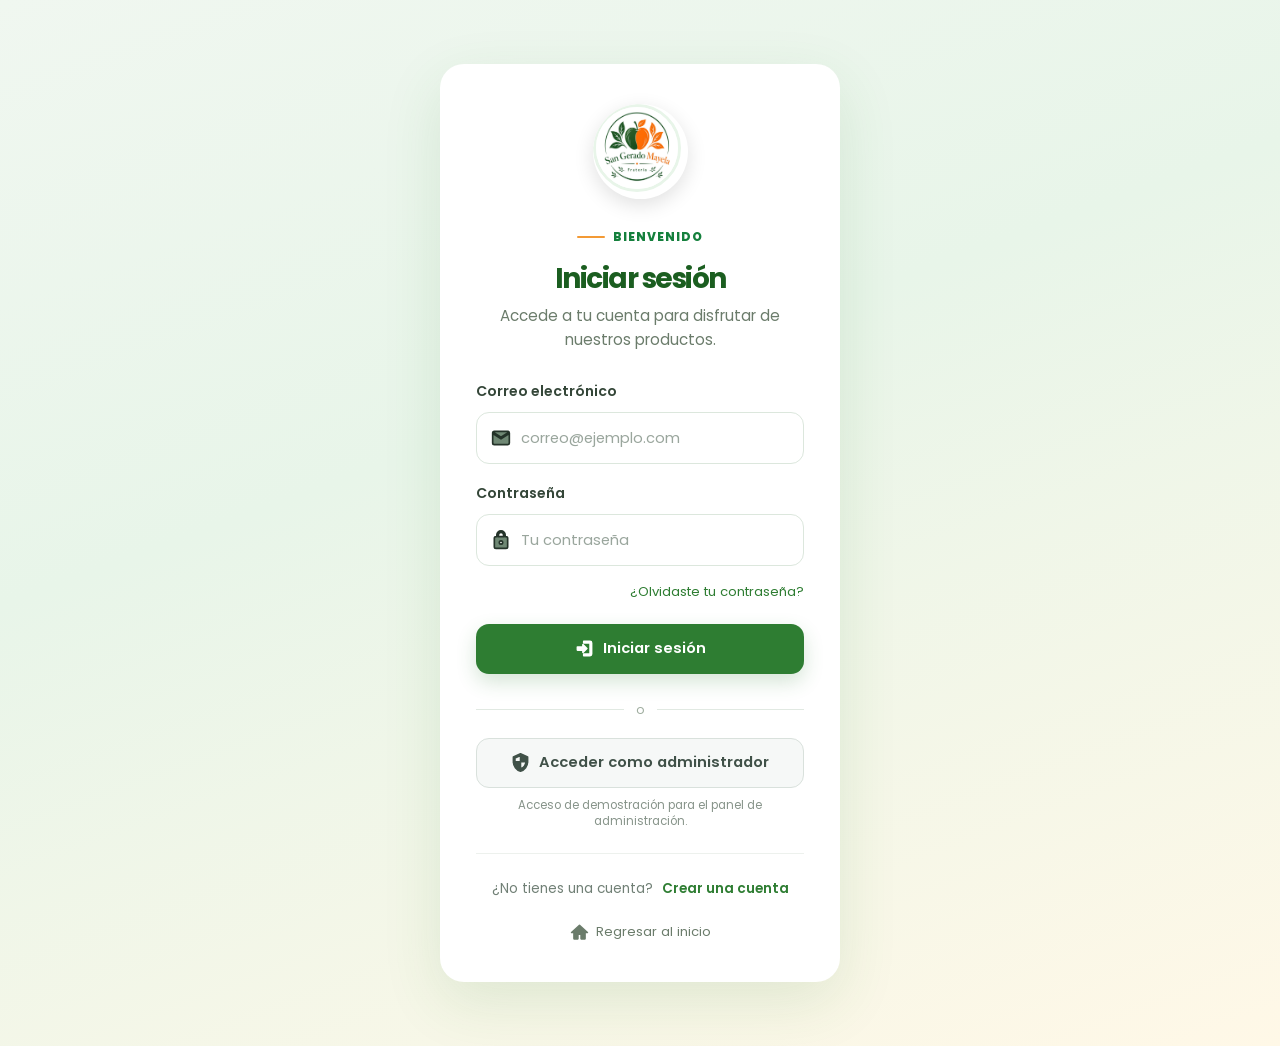
<file: admin.html>
<!DOCTYPE html>
<html lang="es">
<head>
    <meta charset="UTF-8">
    <meta name="viewport" content="width=device-width, initial-scale=1.0">
    <title>Administrador | San Gerardo Mayela</title>
    <link rel="preconnect" href="https://fonts.googleapis.com">
<link href="https://fonts.googleapis.com/css2?family=Poppins:wght@400;500;600;700&display=swap" rel="stylesheet">
    <link rel="stylesheet" href="admin.css">
</head>
<body class="admin-body">

    <header class="admin-navbar">
        <a href="Productos.html" class="admin-brand">
            <span class="admin-brand-icon">⌂</span>
            <span>
                <strong>San Gerardo Mayela</strong>
                <small>Panel administrativo</small>
            </span>
        </a>
        <div class="admin-navbar-actions">
            <span class="admin-role">Administrador</span>
            <button type="button" id="cerrar-sesion-admin" class="admin-logout">Cerrar sesión</button>
        </div>
    </header>

    <main class="admin-main">
        <section class="admin-welcome">
            <div>
                <span class="admin-tag">Administración</span>
                <h1>Panel de control</h1>
                <p>Administra el inventario de productos de San Gerardo Mayela.</p>
            </div>
        </section>

        <section class="admin-stats" aria-label="Resumen del inventario">
            <article class="admin-stat-card">
                <span class="admin-stat-icon">▦</span>
                <div>
                    <small>Productos</small>
                    <strong id="stat-productos">0</strong>
                </div>
            </article>
            <article class="admin-stat-card">
                <span class="admin-stat-icon">✓</span>
                <div>
                    <small>Disponibles</small>
                    <strong id="stat-disponibles">0</strong>
                </div>
            </article>
            <article class="admin-stat-card">
                <span class="admin-stat-icon">!</span>
                <div>
                    <small>Stock bajo</small>
                    <strong id="stat-stock-bajo">0</strong>
                </div>
            </article>
            <article class="admin-stat-card">
                <span class="admin-stat-icon">×</span>
                <div>
                    <small>Agotados</small>
                    <strong id="stat-agotados">0</strong>
                </div>
            </article>
        </section>

        <nav class="admin-tabs" aria-label="Secciones del panel">
            <button type="button" class="admin-tab activo" data-tab="inventario">Inventario</button>
            <button type="button" class="admin-tab" data-tab="ofertas">Ofertas</button>
            <button type="button" class="admin-tab" data-tab="promociones">Promociones</button>
            <button type="button" class="admin-tab" data-tab="pedidos" id="tab-btn-pedidos">Pedidos</button>
            <button type="button" class="admin-tab" data-tab="subasta">Subasta</button>
        </nav>

        <!-- INVENTARIO -->
        <section class="admin-panel" id="tab-inventario">
            <div class="admin-panel-header">
                <div>
                    <span class="admin-tag">Inventario</span>
                    <h2>Gestión de productos</h2>
                    <p>Agrega, edita o elimina productos del catálogo.</p>
                </div>
                <div class="admin-panel-header-actions">
                    <button type="button" id="restaurar-inventario" class="admin-secondary-btn">Restaurar inventario inicial</button>
                </div>
            </div>

            <div class="agregar-form-card">
                <h3>Agregar producto</h3>
                <p>Completa los datos y elige hasta 3 fotos desde tu dispositivo. La primera será la imagen principal.</p>
                <form id="form-agregar-producto" class="agregar-form-grid" novalidate>
                    <label>
                        Nombre
                        <input type="text" id="nuevo-nombre" class="admin-input" placeholder="Ej. Kiwi" required autocomplete="off">
                    </label>
                    <label>
                        Categoría
                        <select id="nuevo-categoria" class="admin-select" required>
                            <option value="frutas">Frutas</option>
                            <option value="verduras">Verduras</option>
                            <option value="cereales">Cereales</option>
                            <option value="chiles">Chiles</option>
                        </select>
                    </label>
                    <label>
                        Precio / kg
                        <input type="number" id="nuevo-precio" class="admin-input" step="0.01" placeholder="0.00" required>
                    </label>
                    <label>
                        Stock (kg)
                        <input type="number" id="nuevo-stock" class="admin-input" step="0.1" placeholder="10" value="10" required>
                    </label>
                    <label>
                        Fotos del producto (hasta 3)
                        <span class="admin-foto">
                            <span class="admin-foto-preview" id="nuevo-imagen-preview">📷</span>
                            <span class="admin-foto-texto" id="nuevo-imagen-texto">Elegir fotos…</span>
                            <input type="file" id="nuevo-imagen" accept="image/*" multiple>
                        </span>
                    </label>
                    <button type="submit" class="admin-primary-btn">Agregar</button>
                </form>
            </div>

            <div class="admin-tools">
                <div class="admin-search">
                    <span>⌕</span>
                    <input type="search" id="buscar-admin" placeholder="Buscar producto..." autocomplete="off">
                </div>
                <select id="filtro-admin" class="admin-select">
                    <option value="todos">Todas las categorías</option>
                    <option value="frutas">Frutas</option>
                    <option value="verduras">Verduras</option>
                    <option value="cereales">Cereales</option>
                    <option value="chiles">Chiles</option>
                </select>
            </div>

            <div class="admin-table-wrap">
                <table class="admin-table">
                    <thead>
                        <tr>
                            <th>Producto</th>
                            <th>Categoría</th>
                            <th>Precio / kg</th>
                            <th>Stock</th>
                            <th>Estado</th>
                            <th>Acción</th>
                        </tr>
                    </thead>
                    <tbody id="inventario-tabla"></tbody>
                </table>
            </div>
        </section>

        <!-- OFERTAS -->
        <section class="admin-panel" id="tab-ofertas" hidden>
            <div class="admin-panel-header">
                <div>
                    <span class="admin-tag">Promociones</span>
                    <h2>Ofertas</h2>
                    <p>Aplica un descuento a un producto, con fecha de vencimiento opcional.</p>
                </div>
            </div>

            <div class="ofertas-form-card">
                <h3>Nueva oferta</h3>
                <p>Elige el producto, el porcentaje de descuento y, si quieres, una fecha de fin.</p>
                <form id="form-oferta" class="ofertas-form-grid" novalidate>
                    <label>
                        Producto
                        <select id="oferta-producto" class="admin-select" aria-label="Producto"></select>
                    </label>
                    <label>
                        Descuento (%)
                        <input type="number" id="oferta-descuento" class="admin-input" step="1" placeholder="Ej. 15" aria-label="Porcentaje de descuento">
                    </label>
                    <label>
                        Válida hasta
                        <input type="date" id="oferta-fin" class="admin-input" aria-label="Válida hasta">
                    </label>
                    <button type="submit" class="admin-primary-btn">Guardar oferta</button>
                </form>
            </div>

            <div class="ofertas-grid" id="ofertas-grid"></div>
        </section>

        <!-- PROMOCIONES / CUPONES -->
        <section class="admin-panel" id="tab-promociones" hidden>
            <div class="admin-panel-header">
                <div>
                    <span class="admin-tag">Marketing</span>
                    <h2>Promociones y cupones</h2>
                    <p>Crea y administra los códigos que aparecen en la página de marketing.</p>
                </div>
            </div>

            <div class="promocion-top-actions">
                <p>Gestiona los códigos de descuento que podrán usar los clientes en el carrito.</p>
                <button type="button" class="admin-primary-btn" id="abrir-form-promocion">+ Agregar cupón</button>
            </div>
            <div class="admin-overlay" id="modal-promocion" aria-hidden="true">
              <div class="admin-modal admin-coupon-modal" role="dialog" aria-modal="true" aria-labelledby="titulo-form-promocion">
                <div class="admin-modal-header">
                  <div><span class="admin-tag">Marketing</span><h2 id="titulo-form-promocion">Agregar cupón</h2></div>
                  <button type="button" class="admin-modal-close" id="cerrar-modal-promocion" aria-label="Cerrar">×</button>
                </div>
                <p>Todos los campos son opcionales. Puedes guardar la promoción aunque estén vacíos.</p>
                <form id="form-promocion" class="promocion-form-grid" novalidate>
                    <input type="hidden" id="promocion-id-edicion" value="">
                    <label>
                        Nombre de la promoción
                        <input type="text" id="promocion-nombre" class="admin-input" placeholder="Ej. 10% en verduras">
                    </label>
                    <label>
                        Código del cupón
                        <input type="text" id="promocion-codigo" class="admin-input" placeholder="Ej. VERDE10">
                    </label>
                    <label>
                        Tipo de beneficio
                        <select id="promocion-tipo" class="admin-select">
                            <option value="porcentaje">Porcentaje de descuento</option>
                            <option value="monto">Descuento en pesos</option>
                            <option value="2x1">Promoción 2x1</option>
                            <option value="texto">Beneficio informativo</option>
                        </select>
                    </label>
                    <label>
                        Valor del descuento
                        <input type="text" inputmode="decimal" id="promocion-valor" class="admin-input" placeholder="Ej. 10">
                    </label>
                    <label class="promocion-descripcion-label">
                        Descripción (la ve la clienta o el cliente)
                        <textarea id="promocion-descripcion" class="admin-input" rows="2" placeholder="Ej. Descuento en frutas y verduras"></textarea>
                    </label>
                    <label>
                        Aplica a
                        <select id="promocion-aplica" class="admin-select">
                            <option value="todos">Todos los productos</option>
                            <option value="categoria">Una línea (categoría)</option>
                            <option value="productos">Productos específicos</option>
                        </select>
                    </label>
                    <label id="promocion-categoria-wrap" hidden>
                        Categoría
                        <select id="promocion-categoria" class="admin-select">
                            <option value="frutas">Frutas</option><option value="verduras">Verduras</option>
                            <option value="cereales">Cereales</option><option value="chiles">Chiles</option>
                        </select>
                    </label>
                    <label id="promocion-productos-wrap" hidden>
                        Productos específicos
                        <select id="promocion-productos" class="admin-select" multiple></select>
                    </label>
                    <label>
                        Compra mínima ($)
                        <input type="text" inputmode="decimal" id="promocion-minimo" class="admin-input" placeholder="0 = sin mínimo">
                    </label>
                    <label>
                        Vigente hasta
                        <input type="date" id="promocion-fecha-fin" class="admin-input">
                    </label>
                    <label class="promocion-activa-check">
                        <input type="checkbox" id="promocion-activa" checked>
                        Cupón activo
                    </label>
                    <div class="promocion-form-actions">
                        <button type="submit" class="admin-primary-btn" id="guardar-promocion">Guardar promoción</button>
                        <button type="button" class="admin-secondary-btn" id="cancelar-edicion-promocion">Cancelar</button>
                    </div>
                </form>
              </div>
            </div>

            <div class="admin-tools promocion-tools">
                <div>
                    <strong>Promociones registradas</strong>
                    <p>Los cambios se reflejan en marketing.html al recargar la página.</p>
                </div>
                <span id="contador-promociones" class="admin-tag">0 promociones</span>
            </div>

            <div class="admin-table-wrap">
                <table class="admin-table">
                    <thead>
                        <tr>
                            <th>Promoción</th>
                            <th>Código</th>
                            <th>Beneficio</th>
                            <th>Estado</th>
                            <th>Acciones</th>
                        </tr>
                    </thead>
                    <tbody id="promociones-tabla"></tbody>
                </table>
            </div>
        </section>

        <!-- PEDIDOS -->
        <section class="admin-panel" id="tab-pedidos" hidden>
            <div class="admin-panel-header">
                <div>
                    <span class="admin-tag">Entregas</span>
                    <h2>Pedidos</h2>
                    <p>Revisa los pedidos de los clientes y actualiza su estado.</p>
                </div>
                <button type="button" id="cargar-ejemplos" class="admin-secondary-btn">Cargar pedidos de ejemplo</button>
            </div>

            <div class="admin-tools">
                <select id="filtro-pedidos" class="admin-select" aria-label="Filtrar por estado">
                    <option value="todos" selected>Todos los estados</option>
                    <option value="pendiente">Pendiente</option>
                    <option value="confirmado">Confirmado</option>
                    <option value="preparando">Preparando</option>
                    <option value="listo para entregar">Listo para entregar</option>
                    <option value="en camino">En camino</option>
                    <option value="entregado">Entregado</option>
                    <option value="cancelado">Cancelado</option>
                </select>
            </div>

            <div class="admin-table-wrap">
                <table class="admin-table">
                    <thead>
                        <tr>
                            <th>Pedido</th>
                            <th>Cliente</th>
                            <th>Productos</th>
                            <th>Total</th>
                            <th>Fecha</th>
                            <th>Estado</th>
                            <th>Acciones</th>
                        </tr>
                    </thead>
                    <tbody id="pedidos-tabla"></tbody>
                </table>
            </div>
        </section>
        <!-- SUBASTA -->
        <section class="admin-panel" id="tab-subasta" hidden>
            <div class="admin-panel-header">
                <div>
                    <span class="admin-tag">Feria agrícola</span>
                    <h2>Subasta</h2>
                    <p>Crea y controla las subastas que los clientes ven en la feria.</p>
                </div>
            </div>

            <div class="admin-subhead">
                <div>
                    <h3>Subastas de la feria</h3>
                    <p>Crea, edita y elimina subastas. Cada una sigue el ciclo Iniciar → En vivo → Finalizada → Reiniciar. Los clientes solo pueden pujar.</p>
                </div>
                <div class="admin-panel-header-actions">
                    <button type="button" id="subasta-nueva" class="admin-primary-btn">+ Nueva subasta</button>
                    <button type="button" id="subastas-iniciar" class="admin-secondary-btn">Iniciar todas</button>
                    <button type="button" id="subastas-reiniciar" class="admin-secondary-btn">Reiniciar todas</button>
                </div>
            </div>

            <div class="admin-table-wrap">
                <table class="admin-table">
                    <thead>
                        <tr>
                            <th>Producto</th>
                            <th>Vendedor</th>
                            <th>Puja actual</th>
                            <th>Pujas</th>
                            <th>Mejor postor</th>
                            <th>Estado</th>
                            <th>Acciones</th>
                        </tr>
                    </thead>
                    <tbody id="subastas-tabla"></tbody>
                </table>
            </div>
        </section>
    </main>

    <!-- MODAL EDITAR PRODUCTO -->
    <div class="admin-overlay" id="modal-inventario" aria-hidden="true">
        <div class="admin-modal" role="dialog" aria-modal="true" aria-labelledby="modal-inventario-titulo">
            <div class="admin-modal-header">
                <div>
                    <span class="admin-tag">Editar inventario</span>
                    <h2 id="modal-inventario-titulo">Producto</h2>
                </div>
                <button type="button" class="admin-modal-close" id="cerrar-modal-admin" aria-label="Cerrar">×</button>
            </div>

            <div class="admin-product-preview">
                <img id="modal-producto-imagen" src="" alt="">
                <div>
                    <strong id="modal-producto-nombre"></strong>
                    <span id="modal-producto-categoria"></span>
                </div>
            </div>

            <form id="form-inventario" class="admin-form" novalidate>
                <input type="hidden" id="producto-indice">

                <label>
                    Precio por kilogramo
                    <div class="admin-input-prefix">
                        <span>$</span>
                        <input type="number" id="producto-precio" step="0.01" required>
                    </div>
                </label>

                <label>
                    Existencia disponible
                    <div class="admin-input-suffix">
                        <input type="number" id="producto-stock" step="0.1" required>
                        <span>kg</span>
                    </div>
                </label>

                <label class="admin-switch-row">
                    <span>
                        <strong>Producto disponible</strong>
                        <small>Permite que el producto aparezca como disponible para compra.</small>
                    </span>
                    <input type="checkbox" id="producto-activo">
                    <span class="admin-switch"></span>
                </label>

                <div class="admin-modal-actions">
                    <button type="button" class="admin-secondary-btn" id="cancelar-edicion">Cancelar</button>
                    <button type="submit" class="admin-primary-btn">Guardar cambios</button>
                </div>
            </form>
        </div>
    </div>

    <!-- CONFIRMACIÓN -->
    <div class="admin-overlay admin-confirm-overlay" id="admin-confirmacion" aria-hidden="true">
        <div class="admin-modal admin-confirm-modal" role="dialog" aria-modal="true" aria-labelledby="admin-confirm-titulo">
            <div class="admin-confirm-icon">!</div>
            <h2 id="admin-confirm-titulo">Confirmar acción</h2>
            <p id="admin-confirm-mensaje">¿Deseas continuar?</p>
            <div class="admin-confirm-actions">
                <button type="button" class="admin-secondary-btn" id="admin-confirm-cancelar">Cancelar</button>
                <button type="button" class="admin-danger-btn" id="admin-confirm-aceptar">Confirmar</button>
            </div>
        </div>
    </div>

    <!-- NUEVA / EDITAR SUBASTA -->
    <div class="admin-overlay" id="modal-subasta" aria-hidden="true">
        <div class="admin-modal admin-coupon-modal" role="dialog" aria-modal="true" aria-labelledby="subasta-modal-titulo">
            <div class="admin-modal-header">
                <div>
                    <span class="admin-tag">Subasta</span>
                    <h2 id="subasta-modal-titulo">Nueva subasta</h2>
                </div>
                <button type="button" class="admin-modal-close" id="cerrar-modal-subasta" aria-label="Cerrar">×</button>
            </div>
            <p>Todos los campos son opcionales. Si dejas alguno vacío se usa un valor por defecto. La duración empieza a contar cuando inicias la subasta.</p>
            <form id="form-subasta" class="promocion-form-grid" novalidate>
                <input type="hidden" id="subasta-id-edicion" value="">
                <label>
                    Producto
                    <input type="text" id="subasta-titulo" class="admin-input" placeholder="Ej. Canasta de frutas de temporada" autocomplete="off">
                </label>
                <label>
                    Vendedor
                    <input type="text" id="subasta-vendedor" class="admin-input" placeholder="Ej. San Gerardo Mayela" autocomplete="off">
                </label>
                <label class="promocion-descripcion-label">
                    Descripción
                    <textarea id="subasta-desc" class="admin-input" rows="2" placeholder="Cuéntales qué se subasta"></textarea>
                </label>
                <label>
                    Precio inicial (MXN)
                    <input type="text" id="subasta-precio" class="admin-input" inputmode="decimal" placeholder="Ej. 99">
                </label>
                <label>
                    Aumento mínimo por puja (MXN)
                    <input type="text" id="subasta-incremento" class="admin-input" inputmode="decimal" placeholder="Ej. 10">
                </label>
                <label>
                    Duración (minutos)
                    <input type="text" id="subasta-duracion" class="admin-input" inputmode="numeric" placeholder="Ej. 60">
                </label>
                <label>
                    Foto del producto
                    <span class="admin-foto">
                        <span class="admin-foto-preview" id="subasta-foto-preview">📷</span>
                        <span class="admin-foto-texto" id="subasta-foto-texto">Elegir foto…</span>
                        <input type="file" id="subasta-foto" accept="image/*">
                    </span>
                </label>
                <div class="promocion-form-actions">
                    <button type="submit" class="admin-primary-btn" id="guardar-subasta">Crear subasta</button>
                    <button type="button" class="admin-secondary-btn" id="cancelar-subasta">Cancelar</button>
                </div>
            </form>
        </div>
    </div>

    <!-- HISTORIAL DE PUJAS -->
    <div class="admin-overlay" id="modal-pujas-admin" aria-hidden="true">
        <div class="admin-modal" role="dialog" aria-modal="true" aria-labelledby="pujas-admin-titulo">
            <div class="admin-modal-header">
                <div>
                    <span class="admin-tag">Historial de pujas</span>
                    <h2 id="pujas-admin-titulo">Subasta</h2>
                </div>
                <button type="button" class="admin-modal-close" id="cerrar-pujas-admin" aria-label="Cerrar">×</button>
            </div>
            <div id="pujas-admin-contenido"></div>
            <div class="admin-modal-actions">
                <button type="button" class="admin-secondary-btn" id="cerrar-pujas-admin-2">Cerrar</button>
            </div>
        </div>
    </div>

    <!-- DETALLE PEDIDO -->
    <div class="admin-overlay" id="modal-pedido" aria-hidden="true">
        <div class="admin-modal admin-order-modal" role="dialog" aria-modal="true" aria-labelledby="pedido-detalle-titulo">
            <div class="admin-modal-header">
                <div>
                    <span class="admin-tag">Detalle del pedido</span>
                    <h2 id="pedido-detalle-titulo">Pedido</h2>
                </div>
                <button type="button" class="admin-modal-close" id="cerrar-detalle-pedido" aria-label="Cerrar">×</button>
            </div>
            <div id="pedido-detalle-contenido"></div>
            <div class="admin-modal-actions">
                <button type="button" class="admin-secondary-btn" id="cerrar-detalle-pedido-2">Cerrar</button>
                <button type="button" class="admin-primary-btn" id="imprimir-pedido">Imprimir nota</button>
            </div>
        </div>
    </div>

    <div class="admin-toast" id="admin-toast" role="status">
        <strong id="toast-titulo">Listo</strong>
        <span id="toast-mensaje"></span>
    </div>

<script src="admin.js" defer></script>
</body>
</html>
</file>
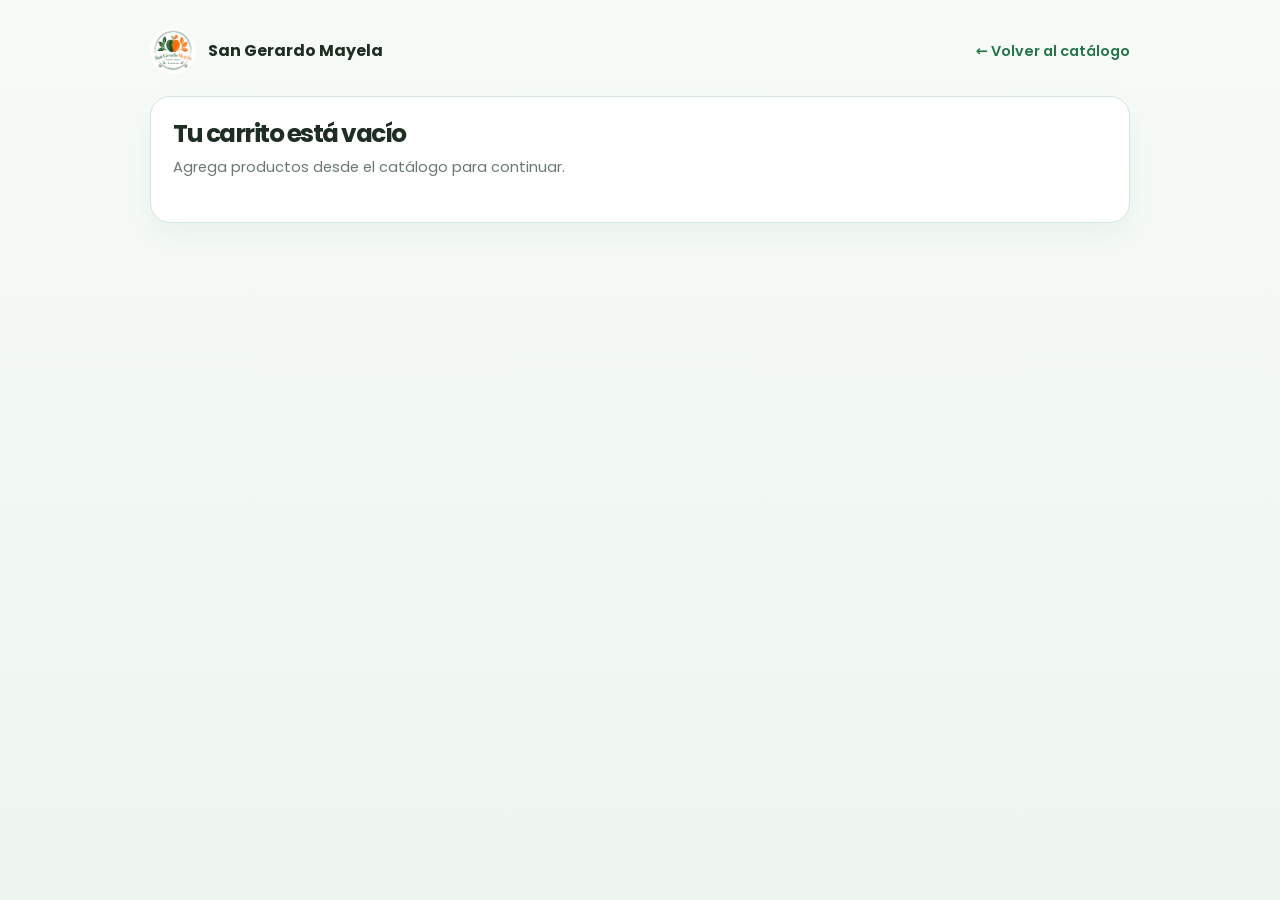
<file: checkout.html>
<!DOCTYPE html>
<html lang="es">
<head>
    <meta charset="UTF-8">
    <meta name="viewport" content="width=device-width, initial-scale=1.0">
    <title>Checkout | San Gerardo Mayela</title>
    <link rel="preconnect" href="https://fonts.googleapis.com">
    <link rel="preconnect" href="https://fonts.gstatic.com" crossorigin>
    <link href="https://fonts.googleapis.com/css2?family=Poppins:wght@400;500;600;700&display=swap" rel="stylesheet">
    <link rel="stylesheet" href="style.css">
    <style>
        :root {
            --ck-green: #267449;
            --ck-green-dark: #1e5a38;
            --ck-soft: #f4faf5;
            --ck-border: #d7e5db;
            --ck-text: #1f2d22;
            --ck-muted: #6b7a70;
        }
        body.checkout-body {
            margin: 0;
            min-height: 100vh;
            background: linear-gradient(180deg, #f7fbf8 0%, #eef5ef 100%);
            font-family: 'Poppins', system-ui, sans-serif;
            color: var(--ck-text);
        }
        .ck-wrap {
            width: min(980px, calc(100% - 32px));
            margin: 0 auto;
            padding: 28px 0 60px;
        }
        .ck-top {
            display: flex;
            align-items: center;
            justify-content: space-between;
            gap: 16px;
            margin-bottom: 22px;
            flex-wrap: wrap;
        }
        .ck-brand {
            display: flex;
            align-items: center;
            gap: 12px;
            text-decoration: none;
            color: var(--ck-text);
            font-weight: 700;
        }
        .ck-brand img {
            width: 46px;
            height: 46px;
            border-radius: 50%;
            object-fit: cover;
        }
        .ck-back {
            color: var(--ck-green);
            text-decoration: none;
            font-weight: 600;
            font-size: .9rem;
        }
        .ck-card {
            background: #fff;
            border: 1px solid var(--ck-border);
            border-radius: 20px;
            padding: 22px;
            box-shadow: 0 10px 30px rgba(38, 116, 73, .06);
        }
        .ck-title {
            margin: 0 0 6px;
            font-size: 1.55rem;
        }
        .ck-sub {
            margin: 0 0 20px;
            color: var(--ck-muted);
            font-size: .92rem;
        }
        .ck-steps {
            display: grid;
            grid-template-columns: repeat(3, 1fr);
            gap: 10px;
            margin-bottom: 22px;
        }
        .ck-step {
            padding: 12px 14px;
            border-radius: 14px;
            border: 1px solid var(--ck-border);
            background: #fff;
            text-align: center;
            font-size: .82rem;
            font-weight: 600;
            color: var(--ck-muted);
        }
        .ck-step span {
            display: block;
            font-size: .72rem;
            font-weight: 500;
            margin-bottom: 2px;
        }
        .ck-step.activo {
            background: var(--ck-soft);
            border-color: #b9d6c2;
            color: var(--ck-green-dark);
        }
        .ck-step.hecho {
            background: #e8f5ec;
            border-color: #a9d4b5;
            color: var(--ck-green);
        }
        .ck-layout {
            display: grid;
            grid-template-columns: 1.35fr .85fr;
            gap: 18px;
        }
        @media (max-width: 820px) {
            .ck-layout, .ck-steps { grid-template-columns: 1fr; }
        }
        .ck-panel { display: none; }
        .ck-panel.activo { display: block; }
        .ck-panel h3 {
            margin: 0 0 14px;
            font-size: 1.05rem;
        }
        .ck-grid {
            display: grid;
            grid-template-columns: 1fr 1fr;
            gap: 12px;
        }
        @media (max-width: 640px) {
            .ck-grid { grid-template-columns: 1fr; }
        }
        .ck-grid label, .ck-form label {
            display: flex;
            flex-direction: column;
            gap: 6px;
            font-size: .8rem;
            font-weight: 600;
            color: #456050;
        }
        .ck-grid .full { grid-column: 1 / -1; }
        .ck-grid input, .ck-grid select, .ck-grid textarea,
        .ck-form input, .ck-form select, .ck-form textarea {
            font: inherit;
            font-weight: 400;
            padding: 11px 12px;
            border: 1px solid #cfdcd2;
            border-radius: 11px;
            background: #fff;
            color: var(--ck-text);
        }
        .ck-metodos {
            display: grid;
            gap: 10px;
            margin-bottom: 14px;
        }
        .ck-metodo {
            display: flex;
            gap: 12px;
            align-items: flex-start;
            padding: 14px;
            border: 1px solid var(--ck-border);
            border-radius: 14px;
            cursor: pointer;
            background: #fff;
            transition: border-color .15s, background .15s;
        }
        .ck-metodo:hover { border-color: #9fc8ab; }
        .ck-metodo.activo {
            border-color: var(--ck-green);
            background: var(--ck-soft);
        }
        .ck-metodo input { margin-top: 3px; }
        .ck-metodo strong { display: block; font-size: .92rem; }
        .ck-metodo small { color: var(--ck-muted); font-size: .78rem; }
        .ck-pago-form {
            display: none;
            margin-top: 14px;
            padding: 14px;
            border-radius: 14px;
            border: 1px dashed #b9d0bf;
            background: #fbfefc;
        }
        .ck-pago-form.visible { display: block; }
        .ck-transfer {
            background: #f3f8f4;
            border-radius: 12px;
            padding: 12px 14px;
            font-size: .88rem;
            line-height: 1.6;
        }
        .ck-transfer code {
            display: inline-block;
            padding: 2px 8px;
            border-radius: 6px;
            background: #fff;
            border: 1px solid var(--ck-border);
            font-family: ui-monospace, monospace;
        }
        .ck-wallet {
            display: flex;
            align-items: center;
            justify-content: space-between;
            gap: 12px;
            padding: 12px 14px;
            border-radius: 12px;
            background: linear-gradient(135deg, #e8f6ec, #f7fcf8);
            border: 1px solid #c5e2cf;
            margin-bottom: 12px;
        }
        .ck-wallet strong { font-size: 1.2rem; color: var(--ck-green); }
        .ck-acciones {
            display: flex;
            justify-content: space-between;
            gap: 10px;
            margin-top: 18px;
            flex-wrap: wrap;
        }
        .ck-btn {
            appearance: none;
            border: 0;
            border-radius: 999px;
            padding: 12px 18px;
            font: inherit;
            font-weight: 600;
            cursor: pointer;
        }
        .ck-btn.primary {
            background: var(--ck-green);
            color: #fff;
        }
        .ck-btn.primary:hover { background: var(--ck-green-dark); }
        .ck-btn.light {
            background: #fff;
            color: var(--ck-green-dark);
            border: 1px solid var(--ck-border);
        }
        .ck-resumen h3 { margin: 0 0 12px; font-size: 1rem; }
        .ck-items { display: grid; gap: 10px; margin-bottom: 14px; max-height: 280px; overflow: auto; }
        .ck-item {
            display: grid;
            grid-template-columns: 52px 1fr auto;
            gap: 10px;
            align-items: center;
            padding-bottom: 10px;
            border-bottom: 1px solid #eef3ef;
        }
        .ck-item img, .ck-item .ph {
            width: 52px;
            height: 52px;
            border-radius: 12px;
            object-fit: cover;
            background: #eef5ef;
            display: grid;
            place-items: center;
            font-size: 1.2rem;
        }
        .ck-item strong { display: block; font-size: .86rem; }
        .ck-item small { color: var(--ck-muted); font-size: .75rem; }
        .ck-totales {
            display: grid;
            gap: 6px;
            font-size: .9rem;
        }
        .ck-totales div {
            display: flex;
            justify-content: space-between;
            gap: 10px;
        }
        .ck-totales .total {
            margin-top: 6px;
            padding-top: 10px;
            border-top: 1px solid var(--ck-border);
            font-weight: 700;
            font-size: 1.05rem;
            color: var(--ck-green-dark);
        }
        .ck-vacio {
            text-align: center;
            padding: 40px 16px;
        }
        .ck-vacio a { color: var(--ck-green); font-weight: 600; }
        .ck-ok {
            text-align: center;
            padding: 10px 6px 6px;
        }
        .ck-ok-icon {
            width: 64px;
            height: 64px;
            margin: 0 auto 12px;
            border-radius: 50%;
            background: #e7f6eb;
            color: var(--ck-green);
            display: grid;
            place-items: center;
            font-size: 1.8rem;
            font-weight: 700;
        }
        .ck-ok h2 { margin: 0 0 8px; }
        .ck-ok p { color: var(--ck-muted); margin: 0 0 8px; }
        .ck-folio {
            display: inline-block;
            margin: 8px 0 16px;
            padding: 8px 14px;
            border-radius: 999px;
            background: var(--ck-soft);
            border: 1px solid #c5e0cc;
            font-weight: 700;
            color: var(--ck-green-dark);
        }
        .ck-ticket {
            text-align: left;
            border: 1px solid var(--ck-border);
            border-radius: 16px;
            padding: 16px;
            background: #fff;
            margin: 16px 0;
        }
        .ck-ticket h4 {
            margin: 0 0 10px;
            font-size: .95rem;
        }
        .ck-ticket-grid {
            display: grid;
            grid-template-columns: 1fr 1fr;
            gap: 8px 16px;
            font-size: .84rem;
            margin-bottom: 12px;
        }
        @media (max-width: 560px) {
            .ck-ticket-grid { grid-template-columns: 1fr; }
        }
        .ck-ticket-grid span { color: var(--ck-muted); display: block; font-size: .72rem; }
        .ck-ticket-line {
            display: flex;
            justify-content: space-between;
            gap: 10px;
            font-size: .84rem;
            padding: 6px 0;
            border-bottom: 1px dashed #e5eee7;
        }
        .ck-ticket-total {
            display: flex;
            justify-content: space-between;
            margin-top: 10px;
            font-weight: 700;
            font-size: 1rem;
        }
        .ck-note {
            font-size: .78rem;
            color: var(--ck-muted);
            margin-top: 8px;
        }
        .notificacion-overlay {
            position: fixed; inset: 0; z-index: 10000;
            display: flex; align-items: center; justify-content: center;
            background: rgba(15, 30, 20, .45);
            opacity: 0; pointer-events: none;
            transition: opacity .2s ease;
            padding: 20px;
        }
        .notificacion-overlay.activo {
            opacity: 1; pointer-events: auto;
        }
        .notificacion-card {
            width: min(380px, 100%);
            background: #fff;
            border-radius: 18px;
            padding: 26px 24px 22px;
            text-align: center;
            box-shadow: 0 18px 40px rgba(0,0,0,.18);
            transform: translateY(8px);
            transition: transform .2s ease;
        }
        .notificacion-overlay.activo .notificacion-card { transform: translateY(0); }
        .notificacion-icono {
            width: 54px; height: 54px; margin: 0 auto 12px;
            border-radius: 50%; display: grid; place-items: center;
            font-size: 1.4rem; font-weight: 700; color: #fff;
            background: #267449;
        }
        .notificacion-icono.error { background: #c0453a; }
        .notificacion-icono.exito { background: #267449; }
        .notificacion-card h3 {
            margin: 0 0 8px; font-size: 1.15rem; color: #1f2d22;
        }
        .notificacion-card p {
            margin: 0 0 18px; color: #5a6b60; font-size: .9rem; line-height: 1.5;
        }
        .notificacion-card button, .notificacion-cerrar {
            appearance: none; border: 0; border-radius: 999px;
            padding: 11px 22px; font: inherit; font-weight: 600;
            background: #267449; color: #fff; cursor: pointer;
        }
        .notificacion-card button:hover { background: #1e5a38; }
    </style>
</head>
<body class="checkout-body">
    <div class="ck-wrap">
        <div class="ck-top">
            <a class="ck-brand" href="Productos.html">
                <img src="Imagenes/LogoFrut.jpg" alt="Logo" onerror="this.style.display='none'">
                <span>San Gerardo Mayela</span>
            </a>
            <a class="ck-back" href="Productos.html">← Volver al catálogo</a>
        </div>

        <div class="ck-card" id="ck-root">
            <h1 class="ck-title">Checkout</h1>
            <p class="ck-sub">Completa tu compra en 3 pasos. Puedes continuar aunque dejes campos vacíos (simulación).</p>

            <div class="ck-steps" id="ck-steps">
                <div class="ck-step activo" data-step="1"><span>Paso 1</span>Dirección</div>
                <div class="ck-step" data-step="2"><span>Paso 2</span>Método de pago</div>
                <div class="ck-step" data-step="3"><span>Paso 3</span>Confirmación</div>
            </div>

            <div class="ck-layout" id="ck-compra">
                <div>
                    <!-- PASO 1 -->
                    <section class="ck-panel activo" id="panel-1">
                        <h3>Datos de entrega</h3>
                        <div class="ck-grid">
                            <label>Nombre completo
                                <input type="text" id="dir-nombre" placeholder="Tu nombre">
                            </label>
                            <label>Teléfono
                                <input type="tel" id="dir-telefono" placeholder="Opcional">
                            </label>
                            <label class="full">Correo
                                <input type="email" id="dir-correo" placeholder="Opcional">
                            </label>
                            <label class="full">Calle y número
                                <input type="text" id="dir-calle" placeholder="Calle, número">
                            </label>
                            <label>Colonia
                                <input type="text" id="dir-colonia" placeholder="Colonia">
                            </label>
                            <label>Ciudad
                                <input type="text" id="dir-ciudad" placeholder="Aguascalientes">
                            </label>
                            <label>Estado
                                <input type="text" id="dir-estado" placeholder="Aguascalientes">
                            </label>
                            <label>C.P.
                                <input type="text" id="dir-cp" placeholder="00000">
                            </label>
                            <label class="full">Referencias
                                <textarea id="dir-refs" rows="2" placeholder="Entre calles, color de fachada, etc."></textarea>
                            </label>
                        </div>
                        <div class="ck-acciones">
                            <a class="ck-btn light" href="Productos.html">Seguir comprando</a>
                            <button type="button" class="ck-btn primary" id="btn-paso1">Continuar al pago</button>
                        </div>
                    </section>

                    <!-- PASO 2 -->
                    <section class="ck-panel" id="panel-2">
                        <h3>Elige método de pago</h3>
                        <div class="ck-metodos">
                            <label class="ck-metodo activo">
                                <input type="radio" name="metodo" value="tarjeta" checked>
                                <div>
                                    <strong>Tarjeta de crédito o débito</strong>
                                    <small>Visa, Mastercard u otras (simulado)</small>
                                </div>
                            </label>
                            <label class="ck-metodo">
                                <input type="radio" name="metodo" value="transferencia">
                                <div>
                                    <strong>Transferencia bancaria</strong>
                                    <small>SPEI / depósito a cuenta (simulado)</small>
                                </div>
                            </label>
                            <label class="ck-metodo">
                                <input type="radio" name="metodo" value="monedero">
                                <div>
                                    <strong>Monedero electrónico</strong>
                                    <small>Saldo digital simulado</small>
                                </div>
                            </label>
                        </div>

                        <div class="ck-pago-form visible" id="form-tarjeta">
                            <div class="ck-grid">
                                <label class="full">Nombre en la tarjeta
                                    <input type="text" id="tar-nombre" placeholder="Como aparece en la tarjeta">
                                </label>
                                <label class="full">Número de tarjeta
                                    <input type="text" id="tar-numero" placeholder="0000 0000 0000 0000" inputmode="numeric">
                                </label>
                                <label>Vencimiento
                                    <input type="text" id="tar-venc" placeholder="MM/AA">
                                </label>
                                <label>CVV
                                    <input type="text" id="tar-cvv" placeholder="123" inputmode="numeric">
                                </label>
                            </div>
                        </div>

                        <div class="ck-pago-form" id="form-transferencia">
                            <div class="ck-transfer">
                                <div><strong>Banco:</strong> Banco Demo San Gerardo</div>
                                <div><strong>Beneficiario:</strong> San Gerardo Mayela S.A. de C.V.</div>
                                <div><strong>CLABE:</strong> <code>012 180 001234567890</code></div>
                                <div><strong>Cuenta:</strong> <code>1234567890</code></div>
                                <div><strong>Concepto:</strong> Tu número de pedido (se asigna al pagar)</div>
                            </div>
                            <div class="ck-grid" style="margin-top:12px">
                                <label class="full">Nombre de quien transfiere
                                    <input type="text" id="tr-nombre" placeholder="Opcional">
                                </label>
                                <label class="full">Referencia o folio de transferencia
                                    <input type="text" id="tr-folio" placeholder="Opcional">
                                </label>
                            </div>
                        </div>

                        <div class="ck-pago-form" id="form-monedero">
                            <div class="ck-wallet">
                                <div>
                                    <div style="font-size:.8rem;color:#6b7a70">Saldo disponible (simulado)</div>
                                    <strong id="wallet-saldo">$1,500.00</strong>
                                </div>
                                <div style="font-size:.8rem;color:#6b7a70;text-align:right">Monedero<br>San Gerardo Pay</div>
                            </div>
                            <div class="ck-grid">
                                <label class="full">Correo o ID del monedero
                                    <input type="text" id="mw-id" placeholder="Opcional">
                                </label>
                                <label class="full">PIN o clave (simulado)
                                    <input type="password" id="mw-pin" placeholder="Opcional">
                                </label>
                            </div>
                        </div>

                        <div class="ck-acciones">
                            <button type="button" class="ck-btn light" id="btn-atras2">Atrás</button>
                            <button type="button" class="ck-btn primary" id="btn-paso2">Revisar pedido</button>
                        </div>
                    </section>

                    <!-- PASO 3 -->
                    <section class="ck-panel" id="panel-3">
                        <h3>Confirma tu compra</h3>
                        <div class="ck-ticket" id="preview-confirmacion">
                            <h4>Resumen antes de pagar</h4>
                            <div class="ck-ticket-grid">
                                <div><span>Cliente</span><strong id="prev-cliente">—</strong></div>
                                <div><span>Método de pago</span><strong id="prev-metodo">—</strong></div>
                                <div><span>Entrega</span><strong id="prev-dir">—</strong></div>
                                <div><span>Contacto</span><strong id="prev-contacto">—</strong></div>
                            </div>
                            <div id="prev-items"></div>
                            <div class="ck-ticket-total">
                                <span>Total a pagar</span>
                                <span id="prev-total">$0.00</span>
                            </div>
                            <p class="ck-note">Al pulsar “Pagar ahora” se registra el pedido de forma simulada. No se cobra dinero real.</p>
                        </div>
                        <div class="ck-acciones">
                            <button type="button" class="ck-btn light" id="btn-atras3">Atrás</button>
                            <button type="button" class="ck-btn primary" id="btn-pagar">Pagar ahora</button>
                        </div>
                    </section>
                </div>

                <aside class="ck-card" style="padding:16px;box-shadow:none;height:fit-content">
                    <div class="ck-resumen">
                        <h3>Tu pedido</h3>
                        <div class="ck-items" id="ck-items"></div>
                        <div class="ck-totales">
                            <div><span>Subtotal</span><span id="ck-subtotal">$0.00</span></div>
                            <div><span>Envío</span><span>Gratis</span></div>
                            <div class="total"><span>Total</span><span id="ck-total">$0.00</span></div>
                        </div>
                    </div>
                </aside>
            </div>

            <!-- RESULTADO -->
            <div id="ck-exito" style="display:none">
                <div class="ck-ok">
                    <div class="ck-ok-icon">✓</div>
                    <h2>Pago aprobado</h2>
                    <p>Tu compra se registró correctamente (simulación).</p>
                    <div class="ck-folio" id="exito-folio">Pedido P-0000</div>
                </div>
                <div class="ck-ticket" id="ticket-final">
                    <h4>Comprobante / ticket</h4>
                    <div class="ck-ticket-grid">
                        <div><span>Negocio</span><strong>San Gerardo Mayela</strong></div>
                        <div><span>Folio</span><strong id="t-folio">—</strong></div>
                        <div><span>Fecha</span><strong id="t-fecha">—</strong></div>
                        <div><span>Método de pago</span><strong id="t-metodo">—</strong></div>
                        <div><span>Cliente</span><strong id="t-cliente">—</strong></div>
                        <div><span>Teléfono</span><strong id="t-tel">—</strong></div>
                        <div style="grid-column:1/-1"><span>Dirección de entrega</span><strong id="t-dir">—</strong></div>
                    </div>
                    <div id="t-items"></div>
                    <div class="ck-ticket-total">
                        <span>Total pagado</span>
                        <span id="t-total">$0.00</span>
                    </div>
                    <p class="ck-note">Documento visual de demostración. No es una factura fiscal real.</p>
                </div>
                <div class="ck-acciones" style="justify-content:center">
                    <button type="button" class="ck-btn light" id="btn-descargar">Descargar PDF (simulado)</button>
                    <a class="ck-btn light" href="MisPedidos.html">Ver mis compras</a>
                    <a class="ck-btn primary" href="Productos.html">Seguir comprando</a>
                </div>
            </div>
        </div>
    </div>


<div id="notificacion-personalizada" class="notificacion-overlay" role="alertdialog" aria-modal="true">
    <div class="notificacion-card">
        <div class="notificacion-icono" id="notificacion-icono">✓</div>
        <h3 id="notificacion-titulo">Listo</h3>
        <p id="notificacion-mensaje"></p>
        <button type="button" id="notificacion-cerrar" class="notificacion-cerrar">Aceptar</button>
    </div>
</div>

<script>
(() => {
    const $ = id => document.getElementById(id);
    const money = n => '$' + (Number(n) || 0).toFixed(2);
    const esc = t => String(t ?? '').replace(/[&<>"']/g, c => ({'&':'&amp;','<':'&lt;','>':'&gt;','"':'&quot;',"'":'&#39;'}[c]));

    function mostrarNotificacion(titulo, mensaje, tipo = 'exito') {
        const overlay = $('notificacion-personalizada');
        const tituloEl = $('notificacion-titulo');
        const mensajeEl = $('notificacion-mensaje');
        const icono = $('notificacion-icono');
        if (!overlay) return;
        if (tituloEl) tituloEl.textContent = titulo;
        if (mensajeEl) mensajeEl.innerHTML = mensaje;
        if (icono) {
            if (tipo === 'error') {
                icono.textContent = '!';
                icono.className = 'notificacion-icono error';
            } else {
                icono.textContent = '✓';
                icono.className = 'notificacion-icono exito';
            }
        }
        overlay.classList.add('activo');
    }
    function cerrarNotificacion() {
        const overlay = $('notificacion-personalizada');
        if (overlay) overlay.classList.remove('activo');
    }
    const btnCerrarNotif = $('notificacion-cerrar');
    if (btnCerrarNotif) btnCerrarNotif.addEventListener('click', cerrarNotificacion);
    const overlayNotif = $('notificacion-personalizada');
    if (overlayNotif) {
        overlayNotif.addEventListener('click', e => {
            if (e.target === overlayNotif) cerrarNotificacion();
        });
    }

    function claveCarrito() {
        const u = sessionStorage.getItem('usuario') || 'usuario_sin_correo';
        return 'carrito_' + u;
    }
    function leerCarrito() {
        try {
            const d = JSON.parse(sessionStorage.getItem(claveCarrito()) || '[]');
            return Array.isArray(d) ? d : [];
        } catch (e) { return []; }
    }
    function guardarCarrito(c) {
        try { sessionStorage.setItem(claveCarrito(), JSON.stringify(c)); } catch (e) {}
    }
    function totalItem(item) {
        const cant = Number(item.cantidad) || 0;
        const precio = Number(item.precioKg) || 0;
        return item.unidad === 'kg' ? cant * precio : (cant / 1000) * precio;
    }
    function etiquetaCantidad(item) {
        const c = Number(item.cantidad) || 0;
        return item.unidad === 'kg' ? c + ' kg' : c + ' g';
    }

    let paso = 1;
    let carrito = leerCarrito();
    let usandoPendiente = false;
    try {
        const pend = JSON.parse(sessionStorage.getItem('checkoutPendiente') || 'null');
        if (Array.isArray(pend) && pend.length) {
            carrito = pend;
            usandoPendiente = true;
        }
    } catch (e) {}
    let pedidoActual = null;

    const labelsMetodo = {
        tarjeta: 'Tarjeta',
        transferencia: 'Transferencia bancaria',
        monedero: 'Monedero electrónico'
    };

    function subtotal() {
        return carrito.reduce((s, i) => s + totalItem(i), 0);
    }

    function renderResumen() {
        const cont = $('ck-items');
        if (!carrito.length) {
            $('ck-compra').style.display = 'none';
            $('ck-steps').style.display = 'none';
            document.querySelector('.ck-title').textContent = 'Tu carrito está vacío';
            document.querySelector('.ck-sub').innerHTML = 'Agrega productos desde el <a href="Productos.html">catálogo</a> para continuar.';
            return;
        }
        cont.innerHTML = carrito.map(item => `
            <div class="ck-item">
                ${item.imagen ? `<img src="${esc(item.imagen)}" alt="">` : `<div class="ph">🛒</div>`}
                <div>
                    <strong>${esc(item.producto)}</strong>
                    <small>${esc(etiquetaCantidad(item))} · ${money(item.precioKg)}/kg</small>
                </div>
                <strong>${money(totalItem(item))}</strong>
            </div>
        `).join('');
        $('ck-subtotal').textContent = money(subtotal());
        $('ck-total').textContent = money(subtotal());
    }

    function setPaso(n) {
        paso = n;
        document.querySelectorAll('.ck-panel').forEach(p => p.classList.remove('activo'));
        const panel = document.getElementById('panel-' + n);
        if (panel) panel.classList.add('activo');
        document.querySelectorAll('.ck-step').forEach(s => {
            const num = Number(s.dataset.step);
            s.classList.toggle('activo', num === n);
            s.classList.toggle('hecho', num < n);
        });
        if (n === 3) pintarPreview();
        window.scrollTo({ top: 0, behavior: 'smooth' });
    }

    function metodoActual() {
        return document.querySelector('input[name="metodo"]:checked')?.value || 'tarjeta';
    }

    function pintarMetodos() {
        const m = metodoActual();
        document.querySelectorAll('.ck-metodo').forEach(el => {
            const input = el.querySelector('input');
            el.classList.toggle('activo', input && input.checked);
        });
        $('form-tarjeta').classList.toggle('visible', m === 'tarjeta');
        $('form-transferencia').classList.toggle('visible', m === 'transferencia');
        $('form-monedero').classList.toggle('visible', m === 'monedero');
    }

    function datosDireccion() {
        return {
            nombre: $('dir-nombre').value.trim() || 'Cliente',
            telefono: $('dir-telefono').value.trim() || 'No indicado',
            correo: $('dir-correo').value.trim() || (sessionStorage.getItem('usuario') || 'sin-correo'),
            calle: $('dir-calle').value.trim() || 'Sin calle',
            colonia: $('dir-colonia').value.trim() || 'Sin colonia',
            ciudad: $('dir-ciudad').value.trim() || 'Aguascalientes',
            estado: $('dir-estado').value.trim() || 'Aguascalientes',
            cp: $('dir-cp').value.trim() || '00000',
            refs: $('dir-refs').value.trim() || ''
        };
    }

    function datosPago() {
        const metodo = metodoActual();
        if (metodo === 'tarjeta') {
            return {
                metodo,
                detalle: {
                    nombre: $('tar-nombre').value.trim() || 'Titular no indicado',
                    numero: $('tar-numero').value.trim() || '****',
                    venc: $('tar-venc').value.trim() || '--/--',
                    cvv: $('tar-cvv').value.trim() || '***'
                }
            };
        }
        if (metodo === 'transferencia') {
            return {
                metodo,
                detalle: {
                    nombre: $('tr-nombre').value.trim() || 'No indicado',
                    folio: $('tr-folio').value.trim() || 'Sin referencia'
                }
            };
        }
        return {
            metodo,
            detalle: {
                id: $('mw-id').value.trim() || 'Monedero demo',
                pin: $('mw-pin').value.trim() ? '***' : ''
            }
        };
    }

    function pintarPreview() {
        const dir = datosDireccion();
        const pago = datosPago();
        $('prev-cliente').textContent = dir.nombre;
        $('prev-metodo').textContent = labelsMetodo[pago.metodo] || pago.metodo;
        $('prev-dir').textContent = `${dir.calle}, ${dir.colonia}, ${dir.ciudad}, ${dir.estado} CP ${dir.cp}`;
        $('prev-contacto').textContent = `${dir.telefono} · ${dir.correo}`;
        $('prev-items').innerHTML = carrito.map(item => `
            <div class="ck-ticket-line">
                <span>${esc(item.producto)} (${esc(etiquetaCantidad(item))})</span>
                <strong>${money(totalItem(item))}</strong>
            </div>
        `).join('');
        $('prev-total').textContent = money(subtotal());
    }

    function prefill() {
        try {
            const datos = JSON.parse(sessionStorage.getItem('datosPerfil') || '{}');
            const email = sessionStorage.getItem('usuario') || '';
            if (datos.nombre) $('dir-nombre').value = datos.nombre;
            if (datos.telefono) $('dir-telefono').value = datos.telefono;
            if (datos.direccion) $('dir-calle').value = datos.direccion;
            if (datos.ciudad) $('dir-ciudad').value = datos.ciudad;
            if (email && email !== 'usuario_sin_correo') $('dir-correo').value = email;
        } catch (e) {}
    }

    function registrarPedido() {
        const dir = datosDireccion();
        const pago = datosPago();
        const total = subtotal();
        const ahora = new Date();
        const fecha = ahora.toLocaleDateString('es-MX');
        const hora = ahora.toLocaleTimeString('es-MX', { hour: '2-digit', minute: '2-digit' });

        let pedidos = [];
        try {
            pedidos = JSON.parse(localStorage.getItem('pedidosSanGerardo') || '[]');
            if (!Array.isArray(pedidos)) pedidos = [];
        } catch (e) { pedidos = []; }

        const numero = 1001 + pedidos.length;
        const idPedido = 'P-' + numero;
        const usuario = sessionStorage.getItem('usuario') || 'usuario_sin_correo';

        const productos = carrito.map(item => ({
            producto: item.producto,
            cantidad: Number(item.cantidad),
            unidad: item.unidad,
            precioKg: Number(item.precioKg),
            total: Number(totalItem(item).toFixed(2)),
            imagen: item.imagen || ''
        }));

        const nuevo = {
            id: idPedido,
            cliente: dir.nombre,
            nombreCliente: dir.nombre,
            usuario,
            correo: dir.correo,
            telefono: dir.telefono,
            direccion: `${dir.calle}, ${dir.colonia}, ${dir.ciudad}, ${dir.estado} CP ${dir.cp}`,
            referencias: dir.refs,
            items: productos,
            productos,
            cantidadProductos: carrito.length,
            subtotal: Number(total.toFixed(2)),
            descuento: 0,
            total: Number(total.toFixed(2)),
            fecha,
            hora,
            estado: 'Pagado',
            metodoPago: labelsMetodo[pago.metodo] || pago.metodo,
            detallePago: pago.detalle,
            terminosAceptados: true
        };

        pedidos.unshift(nuevo);
        try { localStorage.setItem('pedidosSanGerardo', JSON.stringify(pedidos)); } catch (e) {}

        /* Historial por usuario (compatible con perfil) */
        const claveHistorial = 'historialCompras_' + usuario;
        let historial = [];
        try {
            historial = JSON.parse(sessionStorage.getItem(claveHistorial) || '[]');
            if (!Array.isArray(historial)) historial = [];
        } catch (e) { historial = []; }

        carrito.forEach(item => {
            historial.unshift({
                id: Date.now() + Math.random(),
                pedidoId: idPedido,
                fecha: `${fecha} ${hora}`,
                producto: item.producto,
                cantidad: item.cantidad,
                unidad: item.unidad,
                cantidadTexto: etiquetaCantidad(item),
                precioKg: item.precioKg,
                total: money(totalItem(item)),
                imagen: item.imagen,
                estado: 'Compra realizada',
                metodoPago: nuevo.metodoPago,
                terminosAceptados: true
            });
        });
        try { sessionStorage.setItem(claveHistorial, JSON.stringify(historial)); } catch (e) {}

        /* Último pedido para ticket / nota */
        try { sessionStorage.setItem('ultimoPedidoSanGerardo', JSON.stringify(nuevo)); } catch (e) {}

        if (usandoPendiente) {
            try { sessionStorage.removeItem('checkoutPendiente'); } catch (e) {}
        } else {
            guardarCarrito([]);
        }
        carrito = [];
        return nuevo;
    }

    function mostrarExito(pedido) {
        pedidoActual = pedido;
        $('ck-compra').style.display = 'none';
        $('ck-steps').style.display = 'none';
        document.querySelector('.ck-title').textContent = 'Compra completada';
        document.querySelector('.ck-sub').textContent = 'Guarda tu comprobante. También queda en Mis compras.';
        $('ck-exito').style.display = 'block';
        $('exito-folio').textContent = 'Pedido ' + pedido.id;
        $('t-folio').textContent = pedido.id;
        $('t-fecha').textContent = `${pedido.fecha} ${pedido.hora}`;
        $('t-metodo').textContent = pedido.metodoPago;
        $('t-cliente').textContent = pedido.cliente;
        $('t-tel').textContent = pedido.telefono;
        $('t-dir').textContent = pedido.direccion;
        $('t-items').innerHTML = (pedido.items || []).map(item => `
            <div class="ck-ticket-line">
                <span>${esc(item.producto)} (${esc(item.unidad === 'kg' ? item.cantidad + ' kg' : item.cantidad + ' g')})</span>
                <strong>${money(item.total)}</strong>
            </div>
        `).join('');
        $('t-total').textContent = money(pedido.total);
        window.scrollTo({ top: 0, behavior: 'smooth' });
    }

    /* Eventos */
    document.querySelectorAll('input[name="metodo"]').forEach(r => {
        r.addEventListener('change', pintarMetodos);
    });
    document.querySelectorAll('.ck-metodo').forEach(lab => {
        lab.addEventListener('click', () => setTimeout(pintarMetodos, 0));
    });

    $('btn-paso1').addEventListener('click', () => setPaso(2));
    $('btn-atras2').addEventListener('click', () => setPaso(1));
    $('btn-paso2').addEventListener('click', () => setPaso(3));
    $('btn-atras3').addEventListener('click', () => setPaso(2));
    $('btn-pagar').addEventListener('click', () => {
        if (!carrito.length) {
            mostrarNotificacion('Carrito vacío', 'Agrega productos desde el catálogo antes de pagar.', 'error');
            return;
        }
        const pedido = registrarPedido();
        mostrarExito(pedido);
    });
    $('btn-descargar').addEventListener('click', () => {
        mostrarNotificacion('Descarga simulada', 'En un sistema real se generaría el archivo PDF del ticket <strong>' + (pedidoActual?.id || '') + '</strong>.');
    });

    prefill();
    renderResumen();
    pintarMetodos();
})();
</script>
</body>
</html>
</file>
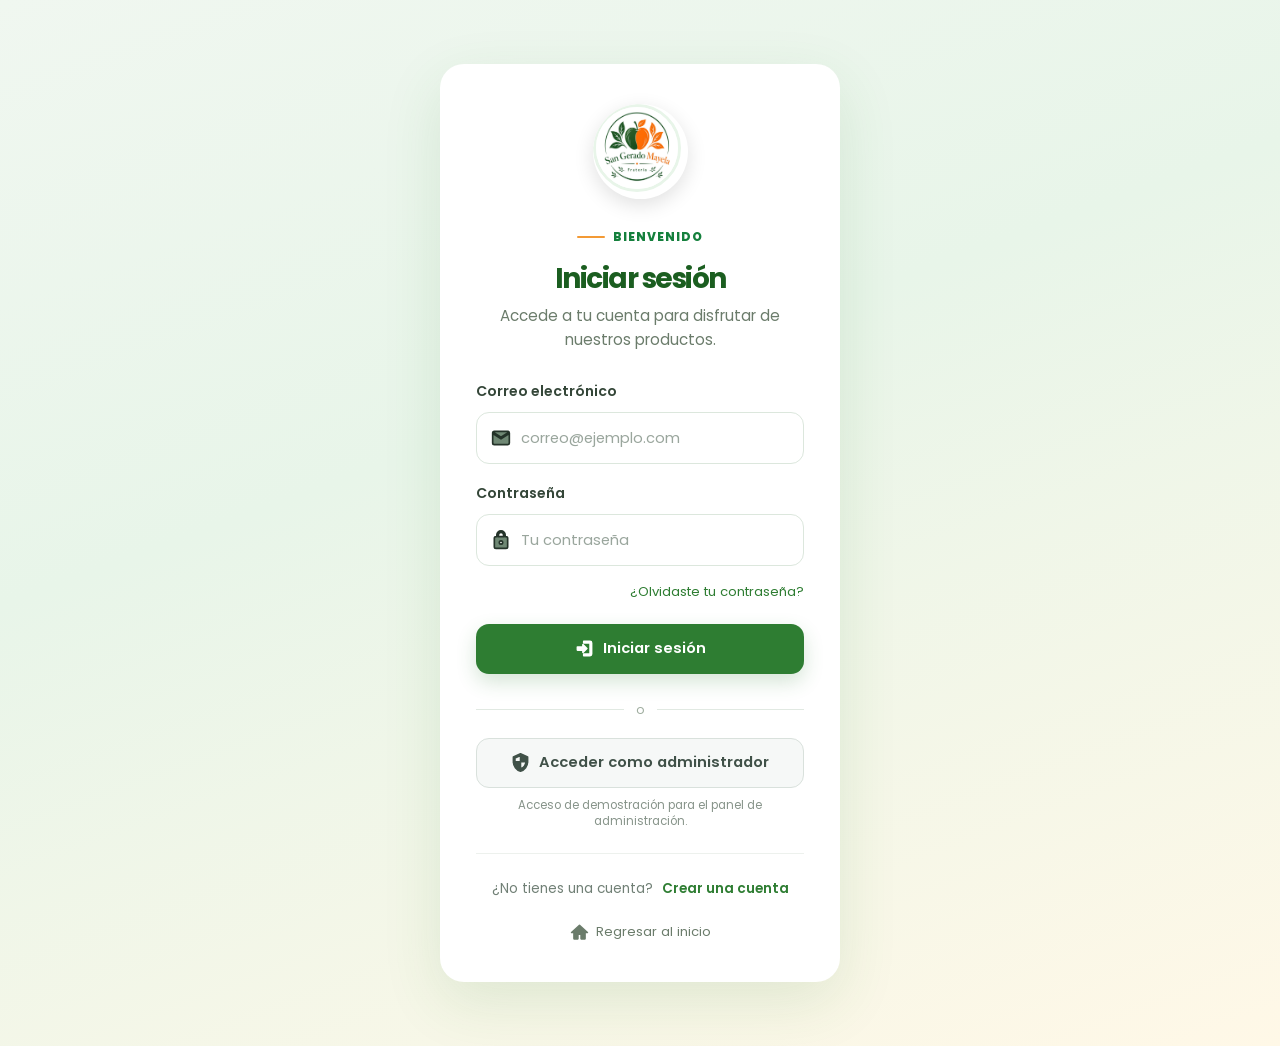
<file: login.html>
<!DOCTYPE html>
<html lang="es">

<head>

    <meta charset="UTF-8">

    <meta
        name="viewport"
        content="width=device-width, initial-scale=1.0"
    >

    <title>Iniciar sesión | San Gerardo Mayela</title>


    <link rel="preconnect" href="https://fonts.googleapis.com">

    <link
        rel="preconnect"
        href="https://fonts.gstatic.com"
        crossorigin
    >

    <link
        href="https://fonts.googleapis.com/css2?family=Poppins:wght@300;400;500;600;700&display=swap"
        rel="stylesheet"
    >

    <link
        rel="stylesheet"
        href="style.css"
    >

</head>


<body class="login-body">


    <main class="login-container">


        <section class="login-card">


            <!-- =====================================================
                 LOGO
            ====================================================== -->

            <div class="login-logo">

                <img
                    src="Imagenes/LogoFrut.jpg"
                    alt="San Gerardo Mayela"
                >

            </div>


            <!-- =====================================================
                 ENCABEZADO
            ====================================================== -->

            <div class="login-header">

                <span class="section-tag">
                    Bienvenido
                </span>

                <h1>
                    Iniciar sesión
                </h1>

                <p>
                    Accede a tu cuenta para disfrutar de nuestros productos.
                </p>

            </div>


            <!-- =====================================================
                 FORMULARIO
            ====================================================== -->

            <form id="loginForm">


                <!-- CORREO -->

                <div class="login-input-group">

                    <label for="email">
                        Correo electrónico
                    </label>


                    <div class="login-input-wrapper">

                        <svg
                            viewBox="0 0 24 24"
                            aria-hidden="true"
                        >

                            <path d="M20 4H4c-1.1 0-1.99.9-1.99 2L2 18c0 1.1.9 2 2 2h16c1.1 0 2-.9 2-2V6c0-1.1-.9-2-2-2zm0 4-8 5-8-5V6l8 5 8-5v2z"/>

                        </svg>


                        <input
                            type="text"
                            id="email"
                            name="email"
                            placeholder="correo@ejemplo.com"
                            autocomplete="email"
                        >

                    </div>

                </div>


                <!-- CONTRASEÑA -->

                <div class="login-input-group">

                    <label for="password">
                        Contraseña
                    </label>


                    <div class="login-input-wrapper">

                        <svg
                            viewBox="0 0 24 24"
                            aria-hidden="true"
                        >

                            <path d="M18 8h-1V6c0-2.76-2.24-5-5-5S7 3.24 7 6v2H6c-1.1 0-2 .9-2 2v10c0 1.1.9 2 2 2h12c1.1 0 2-.9 2-2V10c0-1.1-.9-2-2-2zm-6 9c-1.1 0-2-.9-2-2s.9-2 2-2 2 .9 2 2-0.9 2-2 2zm3.1-9H8.9V6c0-1.71 1.39-3.1 3.1-3.1s3.1 1.39 3.1 3.1v2z"/>

                        </svg>


                        <input
                            type="password"
                            id="password"
                            name="password"
                            placeholder="Tu contraseña"
                            autocomplete="current-password"
                        >

                    </div>

                </div>


                <!-- OLVIDASTE CONTRASEÑA -->

                <div class="login-extra">

                    <a
                        href="#"
                        id="olvidaste-password"
                    >
                        ¿Olvidaste tu contraseña?
                    </a>

                </div>


                <!-- =================================================
                     BOTÓN NORMAL
                ================================================== -->

                <button
                    type="submit"
                    class="login-btn"
                >

                    <svg
                        viewBox="0 0 24 24"
                        aria-hidden="true"
                    >

                        <path d="M10 17l5-5-5-5v3H3v4h7v3zm9-14h-8v2h8v14h-8v2h8c1.1 0 2-.9 2-2V5c0-1.1-.9-2-2-2z"/>

                    </svg>

                    Iniciar sesión

                </button>


            </form>


            <!-- MENSAJE -->

            <div
                id="login-mensaje"
                class="login-mensaje"
                aria-live="polite"
            ></div>


            <!-- =====================================================
                 SEPARADOR
            ====================================================== -->

            <div class="login-divider">

                <span>
                    o
                </span>

            </div>


            <!-- =====================================================
                 ADMINISTRADOR
            ====================================================== -->

            <button
                type="button"
                class="login-admin-btn"
                id="btn-administrador"
            >

                <svg
                    viewBox="0 0 24 24"
                    aria-hidden="true"
                >

                    <path d="M12 1 3 5v6c0 5.55 3.84 10.74 9 12 5.16-1.26 9-6.45 9-12V5l-9-4zm0 10h7c-.53 4.12-3.28 7.79-7 8.94V11H5V6.3l7-3.11V11z"/>

                </svg>

                Acceder como administrador

            </button>


            <p class="login-admin-nota">
                Acceso de demostración para el panel de administración.
            </p>


            <!-- =====================================================
                 REGISTRO
            ====================================================== -->

            <div class="login-registro">

                <p>
                    ¿No tienes una cuenta?
                </p>

                <a href="registro.html">
                    Crear una cuenta
                </a>

            </div>


            <!-- =====================================================
                 REGRESAR
            ====================================================== -->

            <a
                href="index.html"
                class="login-volver"
            >

                <svg
                    viewBox="0 0 24 24"
                    aria-hidden="true"
                >

                    <path d="M10 20v-6h4v6h5v-8h3L12 3 2 12h3v8z"/>

                </svg>

                Regresar al inicio

            </a>


        </section>

    </main>


    <!-- =========================================================
         JAVASCRIPT
    ========================================================== -->

    <script>

        /*
         * IMPORTANTE:
         *
         * Este login es solamente una simulación.
         *
         * NO SE VALIDAN:
         * - Correo
         * - Contraseña
         * - Campos vacíos
         * - Existencia del usuario
         *
         * Se puede iniciar sesión incluso dejando
         * todos los campos completamente vacíos.
         */


        const loginForm =
            document.getElementById(
                "loginForm"
            );


        const email =
            document.getElementById(
                "email"
            );


        const loginMensaje =
            document.getElementById(
                "login-mensaje"
            );


        const olvidastePassword =
            document.getElementById(
                "olvidaste-password"
            );


        const btnAdministrador =
            document.getElementById(
                "btn-administrador"
            );


        /* =====================================================
           INICIAR COMO CLIENTE
        ====================================================== */

        loginForm.addEventListener(
            "submit",
            function(event) {

                /*
                 * Evita que el navegador recargue
                 * la página.
                 */

                event.preventDefault();


                /*
                 * No hacemos ninguna validación.
                 *
                 * Si el correo está vacío, se guarda vacío.
                 * Si el usuario escribió algo, se guarda.
                 */

                const correo =
                    email.value.trim();


                /*
                 * Crear sesión como CLIENTE.
                 */

                sessionStorage.setItem(
                    "sesionActiva",
                    "true"
                );


                sessionStorage.setItem(
                    "rol",
                    "cliente"
                );


                sessionStorage.setItem(
                    "usuario",
                    correo
                );


                sessionStorage.setItem(
                    "nombre",
                    correo || "Cliente"
                );


                /*
                 * Si ya existen datos del perfil
                 * provenientes del registro, los conservamos.
                 *
                 * No creamos datos nuevos obligatorios.
                 */

                if (
                    !sessionStorage.getItem(
                        "datosPerfil"
                    )
                ) {

                    const datosPerfil = {

                        nombre:
                            "Cliente",

                        apellido:
                            "",

                        correo:
                            correo,

                        telefono:
                            "",

                        direccion:
                            "",

                        rol:
                            "cliente"

                    };


                    sessionStorage.setItem(
                        "datosPerfil",
                        JSON.stringify(
                            datosPerfil
                        )
                    );

                }


                /*
                 * Entrar directamente a la tienda.
                 */

                window.location.href =
                    "Productos.html";

            }
        );


        /* =====================================================
           ENTRAR COMO ADMINISTRADOR
        ====================================================== */

        btnAdministrador.addEventListener(
            "click",
            function() {


                /*
                 * No pide correo.
                 *
                 * No pide contraseña.
                 *
                 * No pide ningún campo.
                 */


                sessionStorage.setItem(
                    "sesionActiva",
                    "true"
                );


                sessionStorage.setItem(
                    "rol",
                    "administrador"
                );


                sessionStorage.setItem(
                    "usuario",
                    "admin@sangerardomayela.com"
                );


                sessionStorage.setItem(
                    "nombre",
                    "Administrador"
                );


                /*
                 * Crear datos básicos del administrador.
                 */

                const datosPerfil = {

                    nombre:
                        "Administrador",

                    apellido:
                        "",

                    correo:
                        "admin@sangerardomayela.com",

                    telefono:
                        "",

                    direccion:
                        "",

                    rol:
                        "administrador"

                };


                sessionStorage.setItem(
                    "datosPerfil",
                    JSON.stringify(
                        datosPerfil
                    )
                );


                /*
                 * Ir directamente al panel.
                 */

                window.location.href =
                    "admin.html";

            }
        );


        /* =====================================================
           OLVIDASTE TU CONTRASEÑA
        ====================================================== */

        olvidastePassword.addEventListener(
            "click",
            function(event) {

                event.preventDefault();


                loginMensaje.textContent =
                    "La recuperación de contraseña es una función de demostración.";


                loginMensaje.classList.add(
                    "visible"
                );

            }
        );

    </script>


</body>

</html>
</file>
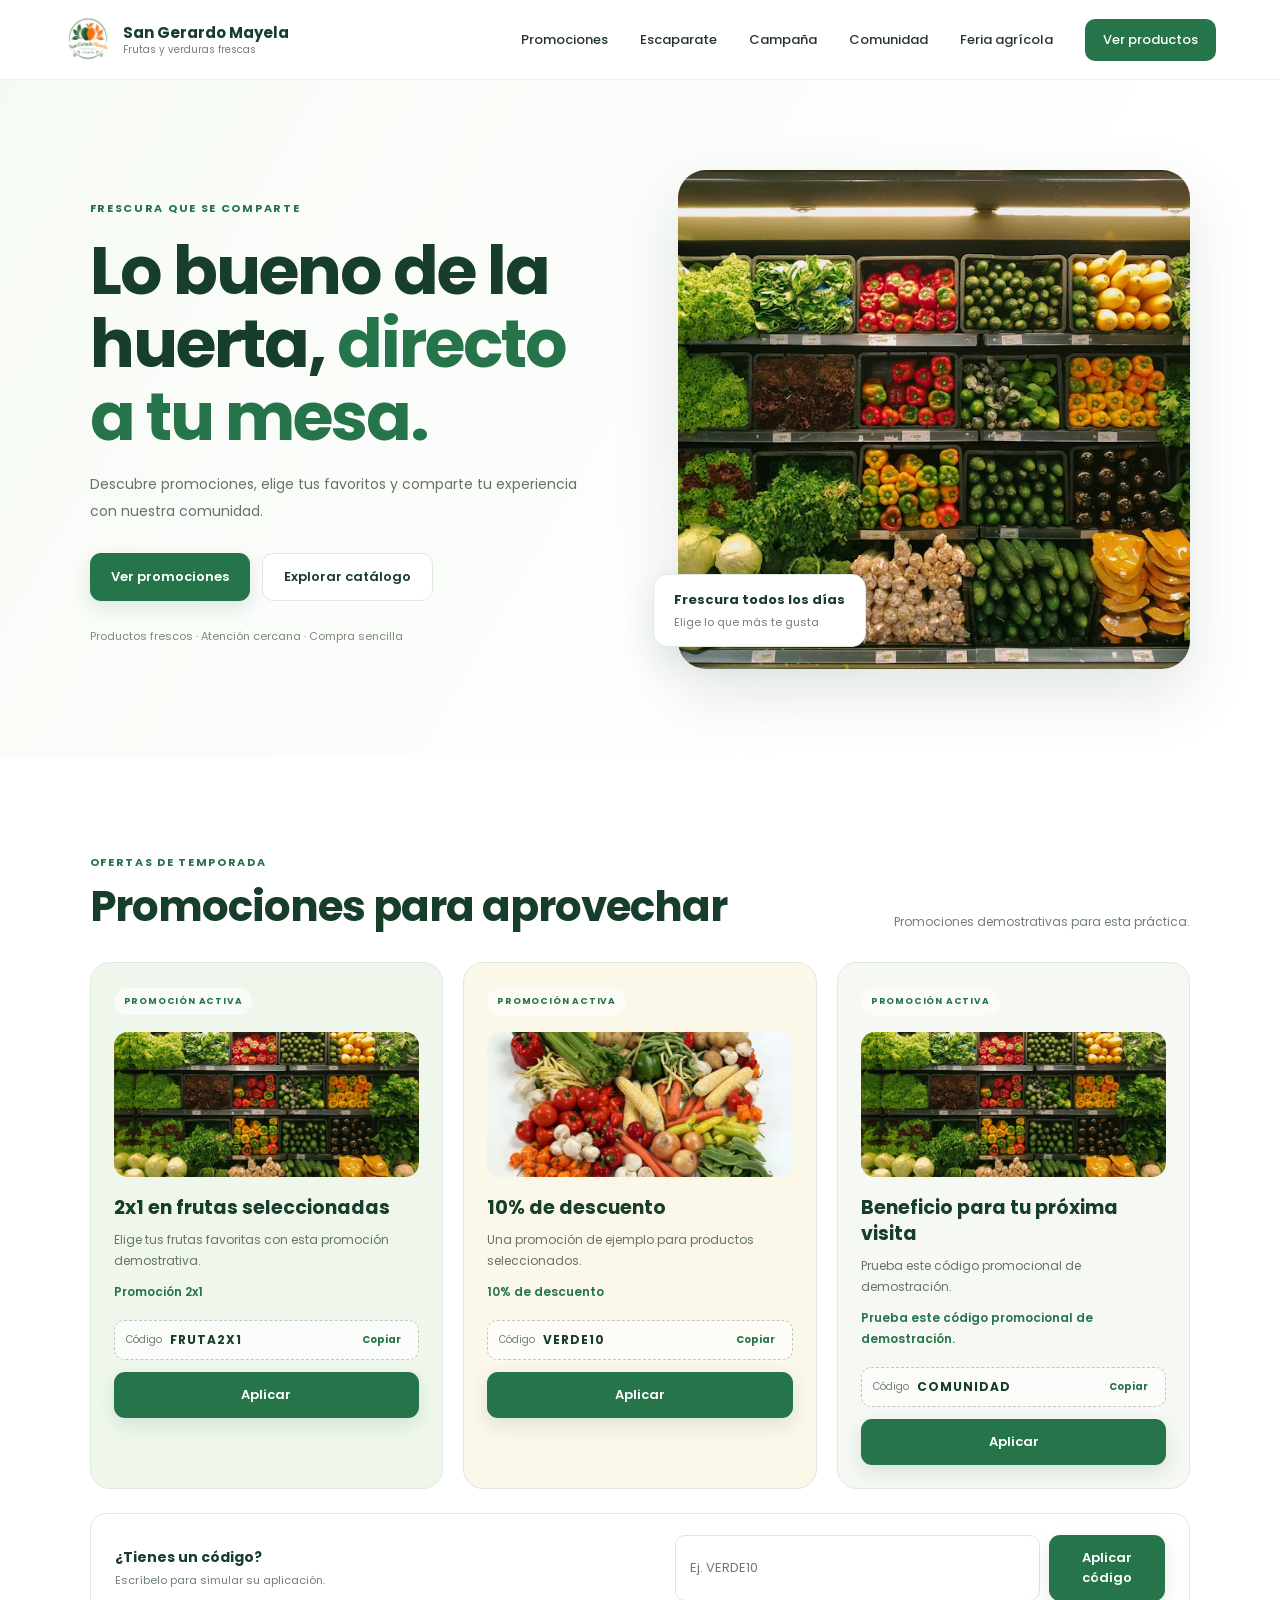
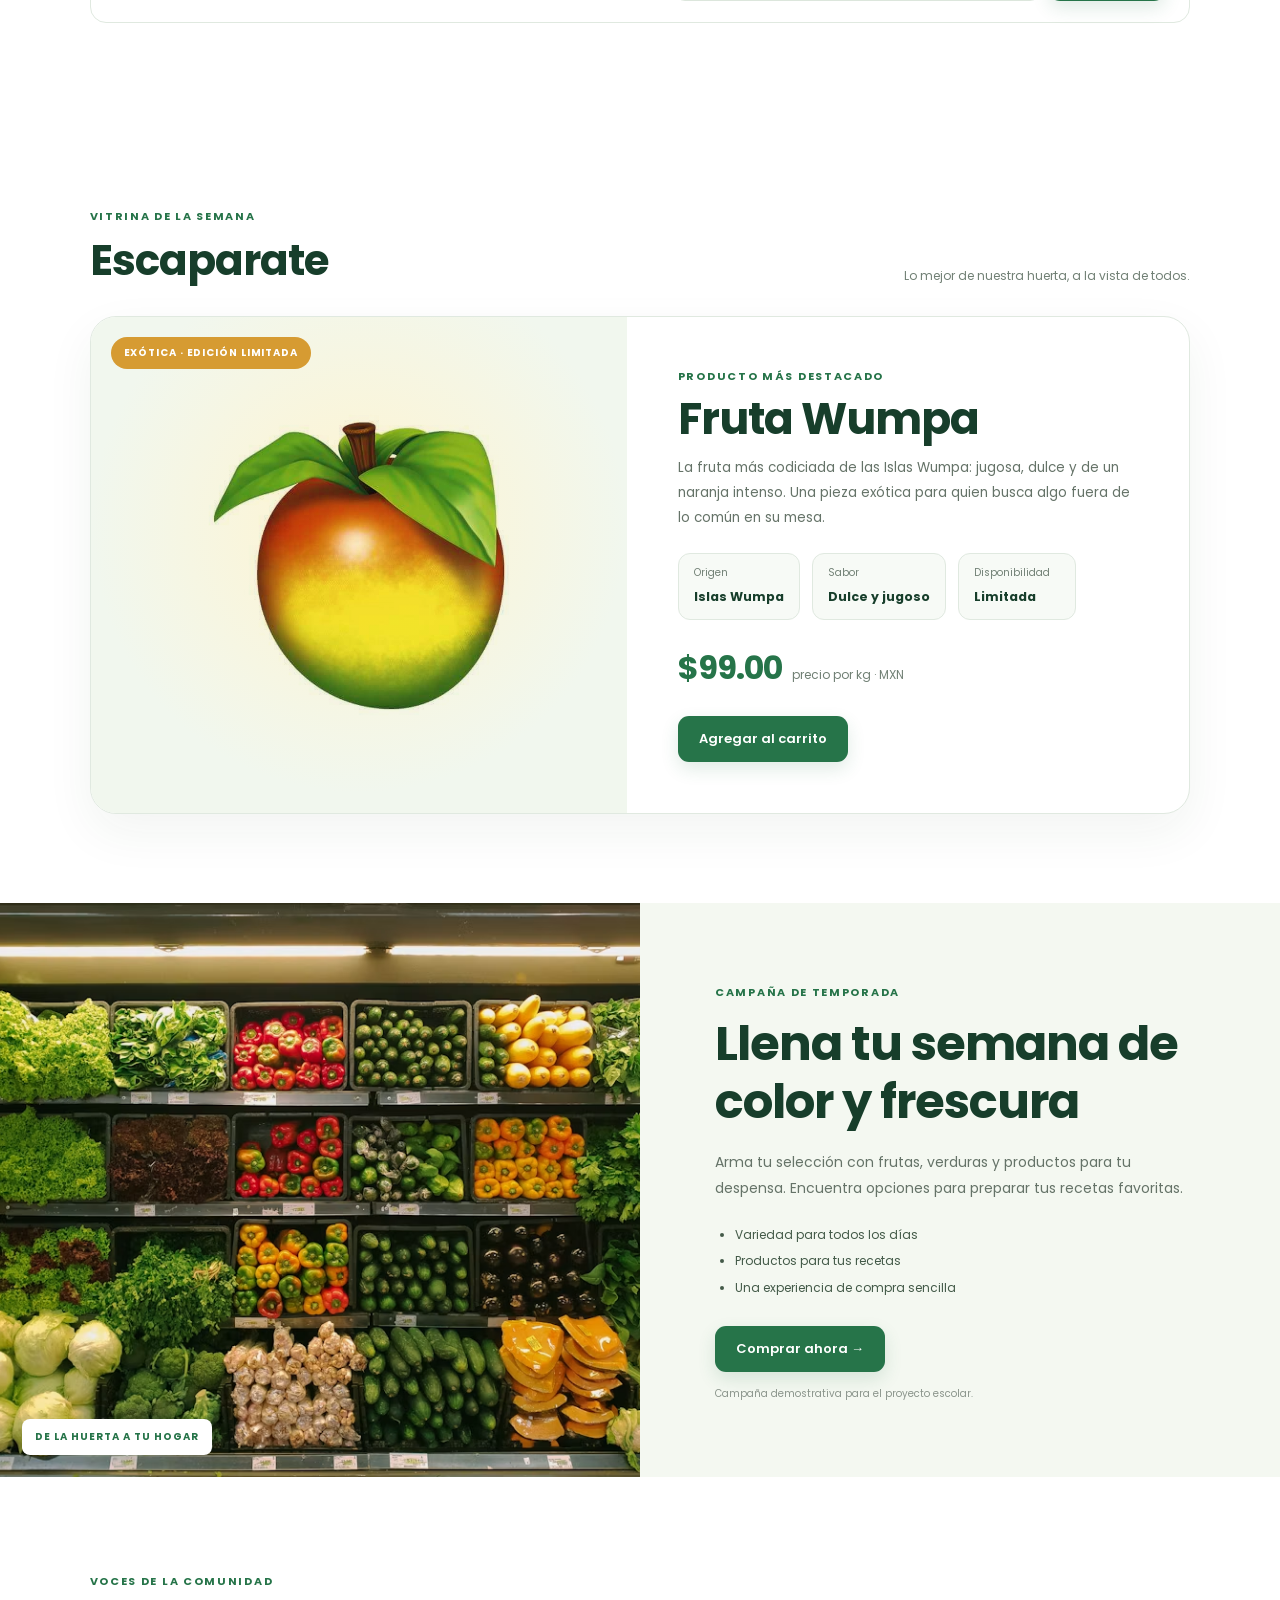
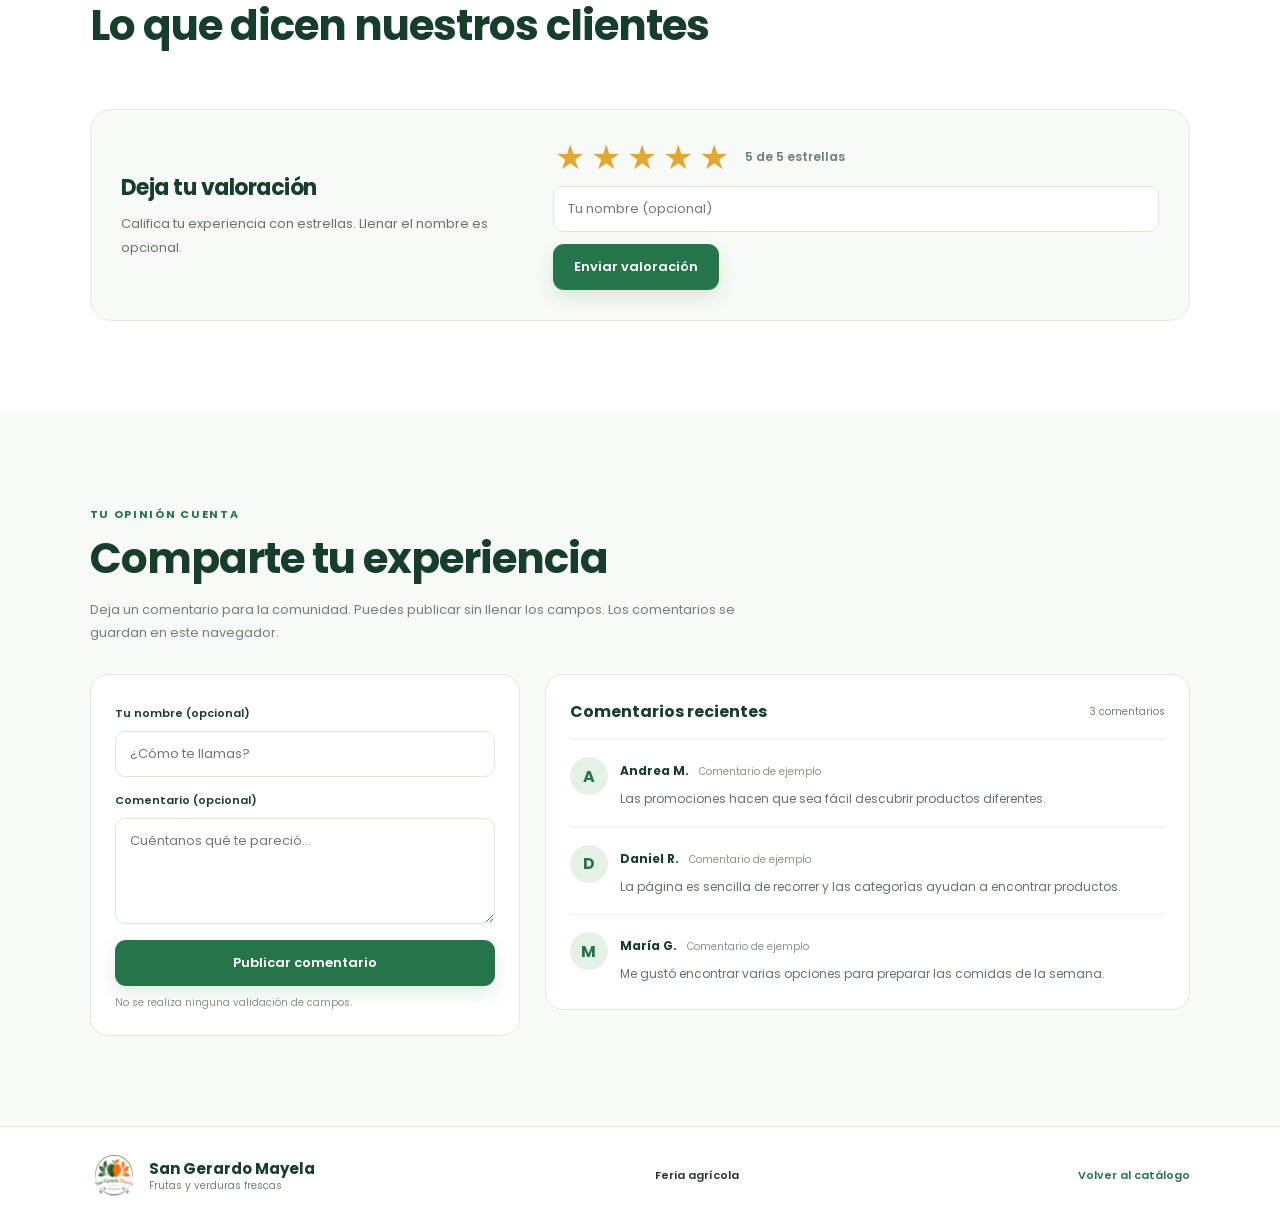
<file: marketing.html>
<!DOCTYPE html>
<html lang="es">
<head>
<meta charset="UTF-8"><meta name="viewport" content="width=device-width, initial-scale=1.0">
<title>Promociones y comunidad | San Gerardo Mayela</title>
<link rel="stylesheet" href="marketing.css">
<link rel="preconnect" href="https://fonts.googleapis.com"><link rel="preconnect" href="https://fonts.gstatic.com" crossorigin>
<link href="https://fonts.googleapis.com/css2?family=Poppins:wght@400;500;600;700;800&display=swap" rel="stylesheet">
<style>
.promo-benefit{font-weight:600;color:#267449!important;margin-top:-8px!important}
.promo-empty{padding:25px;color:#718075}
.promo-card>p{min-height:0}
.mk-acciones{display:flex;gap:8px;margin-top:8px;flex-wrap:wrap}
.mk-acciones button{font:inherit;font-size:.78rem;font-weight:600;padding:6px 12px;border-radius:999px;border:1px solid #c5d6c8;background:#fff;color:#2f5d3f;cursor:pointer}
.mk-acciones button:hover{background:#eef6f0}
.mk-acciones button.peligro{border-color:#e8b4b4;color:#a33}
.mk-acciones button.peligro:hover{background:#fdf2f2}
.mk-edit-box{display:flex;flex-direction:column;gap:8px;margin-top:8px;width:100%}
.mk-edit-box input,.mk-edit-box textarea{font:inherit;padding:8px 10px;border:1px solid #c5d6c8;border-radius:10px;width:100%;box-sizing:border-box}
.mk-edit-box .val-selector{display:flex;gap:2px}
.mk-edit-box .val-estrella{padding:0 2px;font:inherit;font-size:1.5rem;line-height:1;color:#d3dcd3;background:none;border:0;cursor:pointer}
.mk-edit-box .val-estrella.activa{color:#e0a82e}
.review.propia .mk-acciones{margin-top:10px}
</style>
</head>
<body>
<header class="mk-nav"><a class="mk-brand" href="Productos.html"><img src="Imagenes/LogoFrut.jpg" alt="Logo"><span>San Gerardo Mayela<small>Frutas y verduras frescas</small></span></a><nav><a href="#promociones">Promociones</a><a href="#escaparate">Escaparate</a><a href="#campana">Campaña</a><a href="#comunidad">Comunidad</a><a href="Feria.html">Feria agrícola</a><a class="mk-nav-cta" href="Productos.html">Ver productos</a></nav></header>
<main>
<section class="mk-hero"><div><span class="eyebrow">FRESCURA QUE SE COMPARTE</span><h1>Lo bueno de la huerta, <em>directo a tu mesa.</em></h1><p>Descubre promociones, elige tus favoritos y comparte tu experiencia con nuestra comunidad.</p><div class="actions"><a class="btn primary" href="#promociones">Ver promociones</a><a class="btn light" href="Productos.html">Explorar catálogo</a></div><small class="hero-note">Productos frescos · Atención cercana · Compra sencilla</small></div><div class="hero-image"><img src="Imagenes/Frutas.avif" alt="Frutas frescas"><div class="floating"><strong>Frescura todos los días</strong><span>Elige lo que más te gusta</span></div></div></section>
<section class="section" id="promociones"><div class="section-heading"><div><span class="eyebrow">OFERTAS DE TEMPORADA</span><h2>Promociones para aprovechar</h2></div><p>Promociones demostrativas para esta práctica.</p></div><div class="promo-grid">
<article class="promo-card green"><span class="pill">PROMO DESTACADA</span><img src="Imagenes/Frutas.avif" alt="Frutas frescas"><h3>2x1 en frutas seleccionadas</h3><p>Elige tus frutas favoritas con esta promoción demostrativa.</p><div class="code"><span>Código</span><strong>FRUTA2X1</strong><button class="copy" data-code="FRUTA2X1">Copiar</button></div><button class="btn apply" data-code="FRUTA2X1">Aplicar</button></article>
<article class="promo-card cream"><span class="pill">AHORRO DE TEMPORADA</span><img src="Imagenes/Verduras.avif" alt="Verduras frescas"><h3>10% de descuento</h3><p>Una promoción de ejemplo para productos seleccionados.</p><div class="code"><span>Código</span><strong>VERDE10</strong><button class="copy" data-code="VERDE10">Copiar</button></div><button class="btn primary apply" data-code="VERDE10">Aplicar</button></article>
<article class="promo-card soft"><span class="pill">PARA LA COMUNIDAD</span><img src="Imagenes/Frutas.avif" alt="Selección de frutas"><h3>Beneficio para tu próxima visita</h3><p>Prueba este código promocional de demostración.</p><div class="code"><span>Código</span><strong>COMUNIDAD</strong><button class="copy" data-code="COMUNIDAD">Copiar</button></div><button class="btn primary apply" data-code="COMUNIDAD">Aplicar</button></article></div>
<div class="discount-box"><div><strong>¿Tienes un código?</strong><span>Escríbelo para simular su aplicación.</span></div><div class="code-entry"><input id="code-input" type="text" placeholder="Ej. VERDE10" aria-label="Código de descuento"><button class="btn primary" id="apply-code">Aplicar código</button></div></div><div id="discount-result" class="discount-result" role="status" aria-live="polite" hidden></div></section>
<section class="section escaparate" id="escaparate">
    <div class="section-heading">
        <div>
            <span class="eyebrow">VITRINA DE LA SEMANA</span>
            <h2>Escaparate</h2>
        </div>
        <p>Lo mejor de nuestra huerta, a la vista de todos.</p>
    </div>

    <article class="destacado">
        <div class="destacado-foto">
            <span class="destacado-badge">EXÓTICA · EDICIÓN LIMITADA</span>
            <span class="destacado-emoji">🍑</span>
            <img src="Imagenes/Img productos/wumpa.jpeg" alt="Fruta Wumpa" onerror="this.hidden=true">
        </div>

        <div class="destacado-info">
            <span class="eyebrow">PRODUCTO MÁS DESTACADO</span>
            <h3>Fruta Wumpa</h3>
            <p>La fruta más codiciada de las Islas Wumpa: jugosa, dulce y de un naranja intenso. Una pieza exótica para quien busca algo fuera de lo común en su mesa.</p>

            <ul class="destacado-datos">
                <li><small>Origen</small><strong>Islas Wumpa</strong></li>
                <li><small>Sabor</small><strong>Dulce y jugoso</strong></li>
                <li><small>Disponibilidad</small><strong>Limitada</strong></li>
            </ul>

            <div class="destacado-precio">
                <strong>$99.00</strong>
                <span>precio por kg · MXN</span>
            </div>

            <div class="actions">
                <button type="button" class="btn primary" id="btn-comprar-destacado"
                    data-nombre="Fruta Wumpa"
                    data-precio="99"
                    data-imagen="Imagenes/Img productos/wumpa.jpeg"
                    data-categoria="EXÓTICA">
                    Agregar al carrito
                </button>
            </div>
        </div>
    </article>
</section>

<section class="campaign" id="campana"><div class="campaign-image"><img src="Imagenes/Frutas.avif" alt="Frutas de temporada"><span>DE LA HUERTA A TU HOGAR</span></div><div class="campaign-copy"><span class="eyebrow">CAMPAÑA DE TEMPORADA</span><h2>Llena tu semana de color y frescura</h2><p>Arma tu selección con frutas, verduras y productos para tu despensa. Encuentra opciones para preparar tus recetas favoritas.</p><ul><li>Variedad para todos los días</li><li>Productos para tus recetas</li><li>Una experiencia de compra sencilla</li></ul><a class="btn primary" href="Productos.html">Comprar ahora →</a><small>Campaña demostrativa para el proyecto escolar.</small></div></section>
<section class="section testimonials"><div class="section-heading"><div><span class="eyebrow">VOCES DE LA COMUNIDAD</span><h2>Lo que dicen nuestros clientes</h2>
</div>
</div>
<div class="review-grid"></div>

<div class="val-card" id="valoracion-card">
    <div class="val-card-texto">
        <h3>Deja tu valoración</h3>
        <p>Califica tu experiencia con estrellas. Llenar el nombre es opcional.</p>
    </div>
    <form id="valoracion-form" class="val-form" novalidate>
        <div class="val-estrellas-fila">
            <div class="val-estrellas-input" id="val-estrellas-input" role="radiogroup" aria-label="Calificación en estrellas">
                <button type="button" class="on" data-valor="1" aria-label="1 estrella">★</button>
                <button type="button" class="on" data-valor="2" aria-label="2 estrellas">★</button>
                <button type="button" class="on" data-valor="3" aria-label="3 estrellas">★</button>
                <button type="button" class="on" data-valor="4" aria-label="4 estrellas">★</button>
                <button type="button" class="on" data-valor="5" aria-label="5 estrellas">★</button>
            </div>
            <small id="val-estrellas-texto">5 de 5 estrellas</small>
        </div>
        <input id="valoracion-nombre" type="text" placeholder="Tu nombre (opcional)">
        <button class="btn primary" type="submit">Enviar valoración</button>
    </form>
</div>
</section>
<section class="section community" id="comunidad"><div class="community-intro"><span class="eyebrow">TU OPINIÓN CUENTA</span><h2>Comparte tu experiencia</h2><p>Deja un comentario para la comunidad. Puedes publicar sin llenar los campos. Los comentarios se guardan en este navegador.</p></div><div class="comment-layout"><form id="comment-form" class="comment-form" novalidate><label for="comment-name">Tu nombre (opcional)</label><input id="comment-name" type="text" placeholder="¿Cómo te llamas?"><label for="comment-text">Comentario (opcional)</label><textarea id="comment-text" rows="4" placeholder="Cuéntanos qué te pareció..."></textarea><button class="btn primary" type="submit">Publicar comentario</button><small>No se realiza ninguna validación de campos.</small></form><div class="comments-panel"><div class="comments-heading"><h3>Comentarios recientes</h3><span id="comment-count">3 comentarios</span></div><div id="comments-list"></div></div></div></section>
</main><footer class="mk-footer"><a class="mk-brand" href="Productos.html"><img src="Imagenes/LogoFrut.jpg" alt=""><span>San Gerardo Mayela<small>Frutas y verduras frescas</small></span></a><a href="Feria.html">Feria agrícola</a><a href="Productos.html">Volver al catálogo</a></footer><div class="toast" id="toast" role="status" aria-live="polite"></div>
<script>
(() => {
 const toast=document.getElementById('toast'); let toastTimer;
 function aviso(mensaje,tipo='success'){toast.textContent=mensaje;toast.className='toast visible '+tipo;clearTimeout(toastTimer);toastTimer=setTimeout(()=>toast.classList.remove('visible'),3200)}
 const clavePromociones='promocionesSanGerardo';
 const promocionesBase=[
  {id:'base1',nombre:'2x1 en frutas seleccionadas',codigo:'FRUTA2X1',tipo:'2x1',valor:'',descripcion:'Elige tus frutas favoritas con esta promoción demostrativa.',activa:true,imagen:'Imagenes/Frutas.avif',clase:'green'},
  {id:'base2',nombre:'10% de descuento',codigo:'VERDE10',tipo:'porcentaje',valor:'10',descripcion:'Una promoción de ejemplo para productos seleccionados.',activa:true,imagen:'Imagenes/Verduras.avif',clase:'cream'},
  {id:'base3',nombre:'Beneficio para tu próxima visita',codigo:'COMUNIDAD',tipo:'texto',valor:'5',descripcion:'Prueba este código promocional de demostración.',activa:true,imagen:'Imagenes/Frutas.avif',clase:'soft'}
 ];
 function leerPromociones(){try{const p=JSON.parse(localStorage.getItem(clavePromociones)||'[]');return Array.isArray(p)?p:[]}catch(e){return []}}
 function obtenerPromociones(){const administradas=leerPromociones();if(!administradas.length)return promocionesBase;return administradas.filter(p=>p.activa!==false).map((p,i)=>({...p,imagen:i%2?'Imagenes/Verduras.avif':'Imagenes/Frutas.avif',clase:['green','cream','soft'][i%3]}))}
 function textoBeneficio(p){if(p.tipo==='2x1')return 'Promoción 2x1';if(p.tipo==='porcentaje')return (p.valor!==''?p.valor+'%':'')+' de descuento';if(p.tipo==='monto')return (p.valor!==''?'$'+p.valor+' MXN':'')+' de descuento';return p.descripcion||'Beneficio especial';}
 let promos={};
 function renderPromocionesMarketing(){const grid=document.querySelector('.promo-grid');if(!grid)return;const lista=obtenerPromociones();promos={};grid.innerHTML='';if(!lista.length){grid.innerHTML='<p class="promo-empty">No hay promociones activas por el momento.</p>';return}lista.forEach(p=>{const codigo=String(p.codigo||'').trim().toUpperCase();promos[codigo]=p;const card=document.createElement('article');card.className='promo-card '+(p.clase||'soft');const pill=document.createElement('span');pill.className='pill';pill.textContent='PROMOCIÓN ACTIVA';const img=document.createElement('img');img.src=p.imagen||'Imagenes/Frutas.avif';img.alt=p.nombre||'Promoción';const h=document.createElement('h3');h.textContent=p.nombre||'Promoción especial';const desc=document.createElement('p');desc.textContent=p.descripcion||'Consulta los detalles de esta promoción.';const code=document.createElement('div');code.className='code';const label=document.createElement('span');label.textContent='Código';const strong=document.createElement('strong');strong.textContent=codigo||'SIN CÓDIGO';const copy=document.createElement('button');copy.type='button';copy.className='copy';copy.dataset.code=codigo;copy.textContent='Copiar';code.append(label,strong,copy);const apply=document.createElement('button');apply.type='button';apply.className='btn primary apply';apply.dataset.code=codigo;apply.textContent='Aplicar';card.append(pill,img,h,desc);const benefit=document.createElement('p');benefit.className='promo-benefit';benefit.textContent=textoBeneficio(p);card.append(benefit,code,apply);grid.append(card)});grid.querySelectorAll('.apply').forEach(b=>b.addEventListener('click',()=>aplicar(b.dataset.code)));grid.querySelectorAll('.copy').forEach(b=>b.addEventListener('click',()=>{document.getElementById('code-input').value=b.dataset.code;aviso('Código '+b.dataset.code+' listo para aplicar.')}))}
 function aplicar(codigo){const c=String(codigo||'').trim().toUpperCase(),r=document.getElementById('discount-result'),p=promos[c];if(!p){r.hidden=false;r.className='discount-result error';r.textContent='Código no reconocido. Revisa los cupones disponibles. (Simulación)';aviso('No encontramos ese código. Puedes probar otro.','error');return}if(!c){r.hidden=false;r.className='discount-result error';r.textContent='Este cupón no tiene código, pero puedes administrar la promoción desde el panel.';aviso('La promoción no tiene código para aplicar.','error');return}const usuario=sessionStorage.getItem('usuario')||'usuario_sin_correo';const clave='cuponesUsuarioSanGerardo_'+encodeURIComponent(usuario);let guardados=[];try{guardados=JSON.parse(localStorage.getItem(clave)||'[]');if(!Array.isArray(guardados))guardados=[]}catch(e){guardados=[]}if(!guardados.some(x=>String(x.codigo||'').trim().toUpperCase()===c)){guardados.push({codigo:c,nombre:p.nombre||c,obtenidoEn:new Date().toISOString()});localStorage.setItem(clave,JSON.stringify(guardados))}sessionStorage.setItem('codigoPromocionalSanGerardo',c);sessionStorage.setItem('descuentoPromocionalSanGerardo',String(p.valor||0));r.hidden=false;r.className='discount-result success';r.textContent='Cupón guardado: '+(p.nombre||c)+'. Código: '+c+'. Abre el carrito y selecciona “Usar cupón” para aplicarlo.';aviso('Cupón guardado en tus cupones. Ve al carrito para usarlo.')}
 document.getElementById('wumpa-reservar')?.addEventListener('click',()=>aviso('¡Listo! Te avisaremos cuando llegue la fruta Wumpa (simulación).'));
 /* Comprar producto destacado del escaparate → mismo carrito que Productos.html */
 (function(){
  const btn=document.getElementById('btn-comprar-destacado');
  if(!btn) return;
  function claveCarrito(){
   const u=sessionStorage.getItem('usuario')||'usuario_sin_correo';
   return 'carrito_'+u;
  }
  function leerCarrito(){
   try{const d=JSON.parse(sessionStorage.getItem(claveCarrito())||'[]');return Array.isArray(d)?d:[]}catch(e){return []}
  }
  function guardarCarrito(c){
   try{sessionStorage.setItem(claveCarrito(),JSON.stringify(c))}catch(e){}
  }
  btn.addEventListener('click',()=>{
   const nombre=btn.dataset.nombre||'Fruta Wumpa';
   const precio=Number(btn.dataset.precio)||99;
   const imagen=btn.dataset.imagen||'Imagenes/Img productos/wumpa.jpeg';
   const categoria=btn.dataset.categoria||'EXÓTICA';
   const carrito=leerCarrito();
   const existente=carrito.find(i=>i.producto===nombre&&i.unidad==='kg'&&Number(i.precioKg)===precio);
   if(existente){
    existente.cantidad=Number(existente.cantidad)+1;
   }else{
    carrito.push({producto:nombre,cantidad:1,unidad:'kg',precioKg:precio,imagen:imagen,categoria:categoria});
   }
   guardarCarrito(carrito);
   aviso('“'+nombre+'” se agregó al carrito. Ábrelo desde el catálogo para verlo.');
  });
 })();

 renderPromocionesMarketing();
 document.querySelectorAll('.copy').forEach(b=>b.addEventListener('click',()=>{document.getElementById('code-input').value=b.dataset.code;aviso('Código '+b.dataset.code+' listo para aplicar.')}));
 document.getElementById('apply-code').addEventListener('click',()=>aplicar(document.getElementById('code-input').value));
 document.getElementById('code-input').addEventListener('keydown',e=>{if(e.key==='Enter'){e.preventDefault();aplicar(e.currentTarget.value)}});
 const base=[{nombre:'María G.',texto:'Me gustó encontrar varias opciones para preparar las comidas de la semana.',fecha:'Comentario de ejemplo'},{nombre:'Daniel R.',texto:'La página es sencilla de recorrer y las categorías ayudan a encontrar productos.',fecha:'Comentario de ejemplo'},{nombre:'Andrea M.',texto:'Las promociones hacen que sea fácil descubrir productos diferentes.',fecha:'Comentario de ejemplo'}];const key='comentariosMarketingSanGerardo';let comentarios=[];try{comentarios=JSON.parse(localStorage.getItem(key)||'[]');if(!Array.isArray(comentarios))comentarios=[]}catch(e){comentarios=[]}
 function usuarioComentario(){
  if(sessionStorage.getItem('sesionActiva')!=='true') return '';
  const u=(sessionStorage.getItem('usuario')||'').trim().toLowerCase();
  return u || 'usuario_sin_correo';
 }
 function esMioComentario(c){
  const yo=usuarioComentario();
  if(!yo||!c||!c.id) return false;
  return String(c.usuario||'').trim().toLowerCase()===yo;
 }
 function guardarComentarios(){try{localStorage.setItem(key,JSON.stringify(comentarios))}catch(e){}}
 function render(){
  const lista=document.getElementById('comments-list');
  lista.innerHTML='';
  const yo=usuarioComentario();
  [...base,...comentarios].slice().reverse().forEach(c=>{
   const article=document.createElement('article');
   article.className='comment';
   const avatar=document.createElement('span');
   avatar.className='avatar';
   avatar.textContent=(c.nombre||'Visitante').trim().charAt(0).toUpperCase()||'V';
   const body=document.createElement('div');
   const name=document.createElement('strong');
   name.textContent=c.nombre||'Visitante';
   const date=document.createElement('small');
   date.textContent=(c.fecha||'Publicado ahora')+(c.editado?' · editado':'');
   const p=document.createElement('p');
   p.textContent=c.texto||'El usuario publicó un comentario sin texto.';
   body.append(name,date,p);
   if(esMioComentario(c)){
    const acciones=document.createElement('div');
    acciones.className='mk-acciones';
    const btnE=document.createElement('button');
    btnE.type='button';
    btnE.textContent='Editar';
    btnE.addEventListener('click',()=>iniciarEdicionComentario(c.id,body,p,name,date));
    const btnX=document.createElement('button');
    btnX.type='button';
    btnX.className='peligro';
    btnX.textContent='Eliminar';
    btnX.addEventListener('click',()=>{
     if(!confirm('¿Eliminar este comentario?')) return;
     comentarios=comentarios.filter(x=>x.id!==c.id);
     guardarComentarios();
     render();
     aviso('Comentario eliminado.');
    });
    acciones.append(btnE,btnX);
    body.append(acciones);
   }
   article.append(avatar,body);
   lista.append(article);
  });
  document.getElementById('comment-count').textContent=(base.length+comentarios.length)+' comentarios';
 }
 function iniciarEdicionComentario(id,body,p,name,date){
  const c=comentarios.find(x=>x.id===id);
  if(!c) return;
  body.querySelector('.mk-acciones')?.remove();
  p.hidden=true;
  name.hidden=true;
  const box=document.createElement('div');
  box.className='mk-edit-box';
  const inp=document.createElement('input');
  inp.type='text';
  inp.value=c.nombre||'';
  inp.placeholder='Tu nombre';
  const ta=document.createElement('textarea');
  ta.rows=3;
  ta.value=c.texto||'';
  ta.placeholder='Comentario';
  const acciones=document.createElement('div');
  acciones.className='mk-acciones';
  const guardar=document.createElement('button');
  guardar.type='button';
  guardar.textContent='Guardar';
  guardar.addEventListener('click',()=>{
   c.nombre=inp.value.trim()||'Visitante';
   c.texto=ta.value.trim()||'El usuario publicó un comentario sin texto.';
   c.editado=true;
   guardarComentarios();
   render();
   aviso('Comentario actualizado.');
  });
  const cancelar=document.createElement('button');
  cancelar.type='button';
  cancelar.textContent='Cancelar';
  cancelar.addEventListener('click',()=>render());
  acciones.append(guardar,cancelar);
  box.append(inp,ta,acciones);
  body.append(box);
 }
 document.getElementById('comment-form').addEventListener('submit',e=>{
  e.preventDefault();
  comentarios.push({
   id:'C-'+Date.now(),
   usuario:usuarioComentario(),
   nombre:document.getElementById('comment-name').value.trim()||'Visitante',
   texto:document.getElementById('comment-text').value.trim()||'El usuario publicó un comentario sin texto.',
   fecha:new Date().toLocaleString('es-MX')
  });
  guardarComentarios();
  render();
  e.currentTarget.reset();
  aviso('Comentario publicado (simulado).');
 });
 window.addEventListener('storage',e=>{
  if(e.key===key){
   try{const d=JSON.parse(e.newValue||'[]');comentarios=Array.isArray(d)?d:[]}catch(err){comentarios=[]}
   render();
  }
 });
 render();
})();
</script>
<script>
/* Valoraciones de usuarios (sección de testimonios). Es independiente de la sección de comentarios. */
(() => {
    const CLAVE = 'valoracionesMarketingSanGerardo';
    const grid = document.querySelector('.review-grid');
    const selector = document.getElementById('val-estrellas-input');
    const toastEl = document.getElementById('toast');
    if (!grid || !selector) return;

    let propias = [];
    try { const d = JSON.parse(localStorage.getItem(CLAVE) || '[]'); propias = Array.isArray(d) ? d : []; } catch (e) { propias = []; }
    let estrellas = 5;
    let tTimer;

    function aviso(texto) {
        toastEl.textContent = texto;
        toastEl.className = 'toast visible success';
        clearTimeout(tTimer);
        tTimer = setTimeout(() => toastEl.classList.remove('visible'), 3200);
    }

    function pintarSelector() {
        selector.querySelectorAll('button').forEach(b => b.classList.toggle('on', Number(b.dataset.valor) <= estrellas));
        document.getElementById('val-estrellas-texto').textContent = estrellas + (estrellas === 1 ? ' de 5 estrella' : ' de 5 estrellas');
    }

    selector.addEventListener('click', e => {
        const b = e.target.closest('button[data-valor]');
        if (!b) return;
        estrellas = Number(b.dataset.valor);
        pintarSelector();
    });

    function yoResena() {
        if (sessionStorage.getItem('sesionActiva') !== 'true') return '';
        const u = (sessionStorage.getItem('usuario') || '').trim().toLowerCase();
        return u || 'usuario_sin_correo';
    }
    function esMiaResena(v) {
        const yo = yoResena();
        if (!yo || !v) return false;
        return String(v.idUsuario || '').trim().toLowerCase() === yo;
    }
    function guardarResenas() {
        try { localStorage.setItem(CLAVE, JSON.stringify(propias)); } catch (err) {}
    }
    function renderPropias() {
        grid.querySelectorAll('.review.propia').forEach(n => n.remove());
        propias.forEach((v, idx) => {
            const n = Math.max(0, Math.min(5, Number(v.estrellas) || 0));
            const art = document.createElement('article');
            art.className = 'review propia';
            if (!v.id) v.id = 'R-' + Date.now() + '-' + idx;

            const st = document.createElement('div');
            st.className = 'stars';
            st.textContent = '★'.repeat(n) + '☆'.repeat(5 - n);

            const p = document.createElement('p');
            p.textContent = '“' + (v.texto || 'Valoró con ' + n + (n === 1 ? ' estrella.' : ' estrellas.')) + '”';

            const nombre = document.createElement('strong');
            nombre.textContent = v.nombre || 'Visitante';

            const small = document.createElement('small');
            small.textContent = 'Valoración de usuario · ' + (v.fecha || '') + (v.editado ? ' · editado' : '');

            art.append(st, p, nombre, small);

            if (esMiaResena(v)) {
                const acciones = document.createElement('div');
                acciones.className = 'mk-acciones';
                const btnE = document.createElement('button');
                btnE.type = 'button';
                btnE.textContent = 'Editar';
                btnE.addEventListener('click', () => iniciarEdicionResena(v.id, art));
                const btnX = document.createElement('button');
                btnX.type = 'button';
                btnX.className = 'peligro';
                btnX.textContent = 'Eliminar';
                btnX.addEventListener('click', () => {
                    if (!confirm('¿Eliminar esta valoración?')) return;
                    propias = propias.filter(x => x.id !== v.id);
                    guardarResenas();
                    renderPropias();
                    aviso('Valoración eliminada.');
                });
                acciones.append(btnE, btnX);
                art.append(acciones);
            }

            grid.append(art);
        });
    }
    function iniciarEdicionResena(id, art) {
        const v = propias.find(x => x.id === id);
        if (!v) return;
        const n0 = Math.max(1, Math.min(5, Number(v.estrellas) || 5));
        art.innerHTML = '';
        const box = document.createElement('div');
        box.className = 'mk-edit-box';
        const label = document.createElement('span');
        label.textContent = 'Editar valoración';
        label.style.fontWeight = '600';
        const sel = document.createElement('div');
        sel.className = 'val-selector';
        let valor = n0;
        function pintar() {
            sel.querySelectorAll('.val-estrella').forEach(b => {
                b.classList.toggle('activa', Number(b.dataset.valor) <= valor);
            });
        }
        for (let i = 1; i <= 5; i++) {
            const b = document.createElement('button');
            b.type = 'button';
            b.className = 'val-estrella';
            b.dataset.valor = String(i);
            b.textContent = '★';
            b.setAttribute('aria-label', i + ' estrellas');
            b.addEventListener('click', () => { valor = i; pintar(); });
            sel.append(b);
        }
        pintar();
        const inp = document.createElement('input');
        inp.type = 'text';
        inp.value = v.nombre || '';
        inp.placeholder = 'Tu nombre';
        const ta = document.createElement('textarea');
        ta.rows = 2;
        ta.value = v.texto || '';
        ta.placeholder = 'Comentario (opcional)';
        const acciones = document.createElement('div');
        acciones.className = 'mk-acciones';
        const guardar = document.createElement('button');
        guardar.type = 'button';
        guardar.textContent = 'Guardar';
        guardar.addEventListener('click', () => {
            v.estrellas = valor;
            v.nombre = inp.value.trim() || 'Visitante';
            v.texto = ta.value.trim();
            v.editado = true;
            guardarResenas();
            renderPropias();
            aviso('Valoración actualizada.');
        });
        const cancelar = document.createElement('button');
        cancelar.type = 'button';
        cancelar.textContent = 'Cancelar';
        cancelar.addEventListener('click', () => renderPropias());
        acciones.append(guardar, cancelar);
        box.append(label, sel, inp, ta, acciones);
        art.append(box);
    }

    document.getElementById('valoracion-form').addEventListener('submit', e => {
        e.preventDefault();
        let idUsuario = '';
        if (sessionStorage.getItem('sesionActiva') === 'true') {
            idUsuario = (sessionStorage.getItem('usuario') || '').trim().toLowerCase() || 'usuario_sin_correo';
        }
        propias.push({
            id: 'R-' + Date.now(),
            estrellas,
            nombre: document.getElementById('valoracion-nombre').value.trim() || 'Visitante',
            texto: '',
            idUsuario: idUsuario,
            fecha: new Date().toLocaleDateString('es-MX')
        });
        try { localStorage.setItem(CLAVE, JSON.stringify(propias)); } catch (err) {}
        renderPropias();
        e.currentTarget.reset();
        estrellas = 5;
        pintarSelector();
        aviso('¡Gracias por tu valoración!');
        grid.lastElementChild?.scrollIntoView({ behavior: 'smooth', block: 'center' });
    });

    pintarSelector();
    renderPropias();
})();
</script></body></html>
</file>
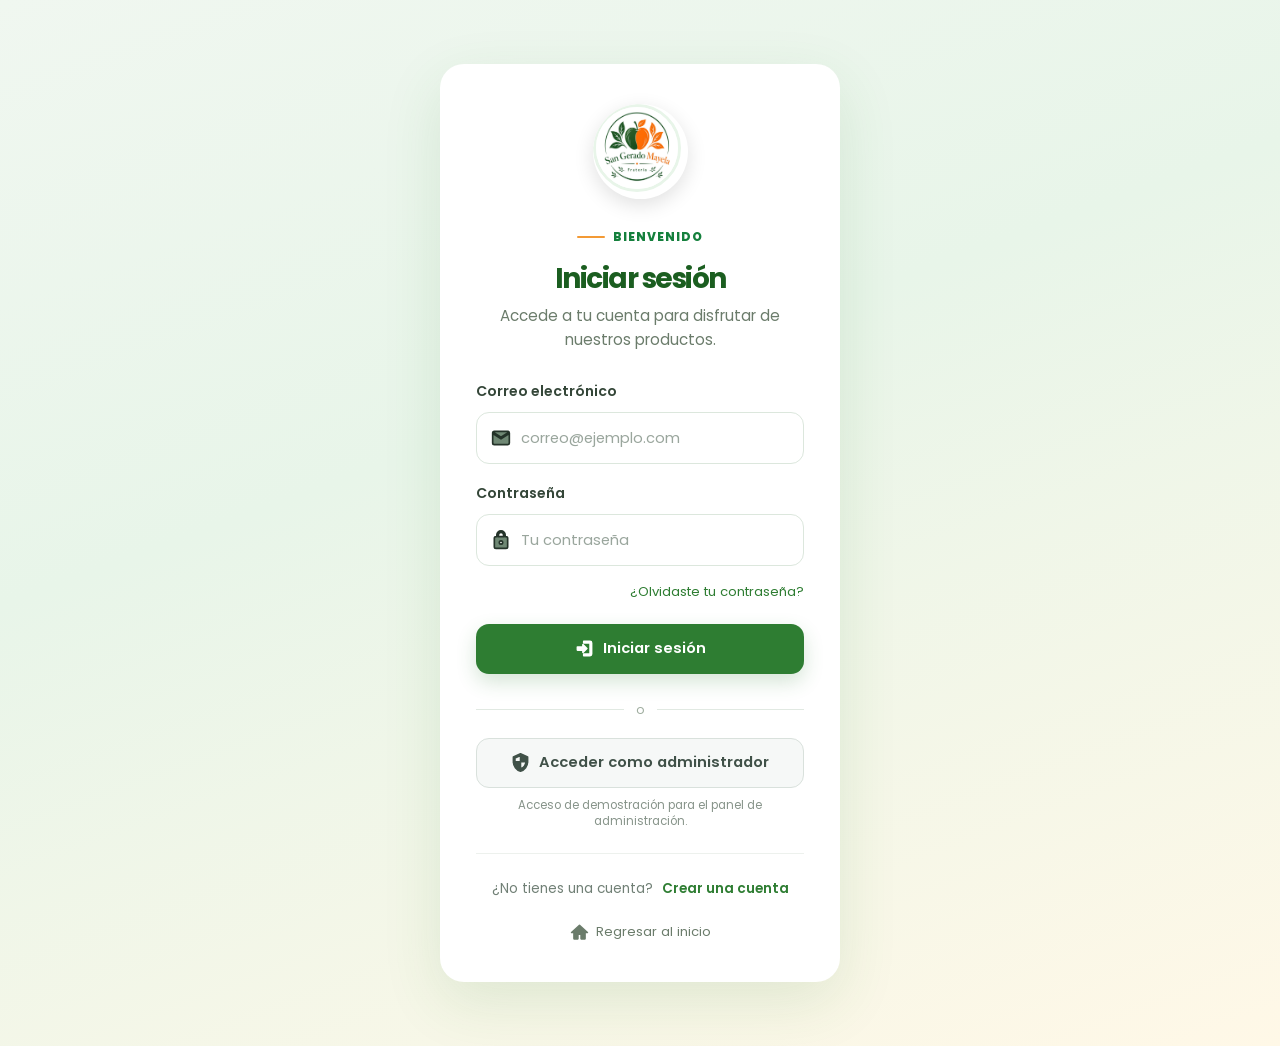
<file: MisPedidos.html>
<!DOCTYPE html>
<html lang="es">

<head>

    <meta charset="UTF-8">

    <meta
        name="viewport"
        content="width=device-width, initial-scale=1.0"
    >

    <title>Mis pedidos | San Gerardo Mayela</title>

    <link rel="preconnect" href="https://fonts.googleapis.com">

    <link
        rel="preconnect"
        href="https://fonts.gstatic.com"
        crossorigin
    >

    <link
        href="https://fonts.googleapis.com/css2?family=Poppins:wght@300;400;500;600;700&display=swap"
        rel="stylesheet"
    >

    <link rel="stylesheet" href="style.css">

    <style>

        .pedidos-page {
            min-height: 100vh;
            background: #f7faf7;
            padding-bottom: 60px;
        }

        .pedidos-header {
            background: #ffffff;
            border-bottom: 1px solid #e5ece6;
            padding: 24px 0;
        }

        .pedidos-header-inner {
            width: min(1100px, calc(100% - 40px));
            margin: 0 auto;
            display: flex;
            align-items: center;
            justify-content: space-between;
            gap: 20px;
        }

        .pedidos-logo {
            display: flex;
            align-items: center;
            gap: 12px;
            color: #23432a;
            text-decoration: none;
            font-weight: 700;
        }

        .pedidos-logo img {
            width: 48px;
            height: 48px;
            object-fit: cover;
            border-radius: 50%;
        }

        .pedidos-volver {
            color: #2e7d32;
            text-decoration: none;
            font-size: .88rem;
            font-weight: 600;
        }

        .pedidos-main {
            width: min(1100px, calc(100% - 40px));
            margin: 0 auto;
            padding-top: 45px;
        }

        .pedidos-titulo {
            margin-bottom: 28px;
        }

        .pedidos-titulo span {
            display: inline-block;
            margin-bottom: 8px;
            color: #2e7d32;
            font-size: .78rem;
            font-weight: 700;
            text-transform: uppercase;
            letter-spacing: .08em;
        }

        .pedidos-titulo h1 {
            margin: 0;
            color: #1f3423;
            font-size: 2rem;
        }

        .pedido-card {
            background: #fff;
            border: 1px solid #e4ebe5;
            border-radius: 18px;
            margin-bottom: 18px;
            padding: 24px;
            box-shadow: 0 8px 25px rgba(46,125,50,.06);
        }

        .pedido-card-header {
            display: flex;
            justify-content: space-between;
            align-items: flex-start;
            gap: 20px;
            padding-bottom: 18px;
            border-bottom: 1px solid #edf1ed;
        }

        .pedido-card-header h2 {
            margin: 0 0 5px;
            color: #23432a;
            font-size: 1.1rem;
        }

        .pedido-card-header p {
            margin: 0;
            color: #7b897e;
            font-size: .82rem;
        }

        .pedido-estado {
            display: inline-flex;
            padding: 7px 12px;
            border-radius: 999px;
            background: #eef7ef;
            color: #2e7d32;
            font-size: .76rem;
            font-weight: 700;
        }

        .pedido-info {
            display: grid;
            grid-template-columns: repeat(3, 1fr);
            gap: 18px;
            padding: 20px 0;
        }

        .pedido-info-item span {
            display: block;
            margin-bottom: 5px;
            color: #8a958d;
            font-size: .72rem;
            text-transform: uppercase;
            letter-spacing: .05em;
        }

        .pedido-info-item strong {
            color: #39483d;
            font-size: .86rem;
        }

        .pedido-direccion {
            grid-column: 1 / -1;
        }

        .pedido-productos {
            border-top: 1px solid #edf1ed;
            padding-top: 18px;
        }

        .pedido-producto {
            display: flex;
            justify-content: space-between;
            gap: 20px;
            padding: 9px 0;
            color: #526057;
            font-size: .85rem;
        }

        .pedido-producto strong {
            color: #263b2b;
        }

        .pedido-total {
            display: flex;
            justify-content: flex-end;
            align-items: center;
            gap: 12px;
            margin-top: 15px;
            padding-top: 15px;
            border-top: 1px solid #edf1ed;
        }

        .pedido-total span {
            color: #68766c;
            font-size: .85rem;
        }

        .pedido-total strong {
            color: #1f6d29;
            font-size: 1.15rem;
        }

        .pedido-vacio {
            background: #fff;
            border: 1px dashed #cfdacf;
            border-radius: 18px;
            padding: 60px 30px;
            text-align: center;
        }

        .pedido-vacio h2 {
            margin: 0 0 8px;
            color: #304534;
        }

        .pedido-vacio p {
            margin: 0 0 22px;
            color: #78847b;
        }

        .pedido-vacio a {
            display: inline-flex;
            padding: 11px 18px;
            border-radius: 10px;
            background: #2e7d32;
            color: #fff;
            text-decoration: none;
            font-weight: 600;
        }

        @media (max-width: 700px) {

            .pedido-card-header {
                flex-direction: column;
            }

            .pedido-info {
                grid-template-columns: 1fr;
            }

            .pedido-direccion {
                grid-column: auto;
            }

        }

    </style>

</head>


<body class="pedidos-page">

    <header class="pedidos-header">

        <div class="pedidos-header-inner">

            <a href="Productos.html" class="pedidos-logo">

                <img
                    src="Imagenes/LogoFrut.jpg"
                    alt="San Gerardo Mayela"
                >

                <span>
                    San Gerardo Mayela
                </span>

            </a>

            <a
                href="Productos.html"
                class="pedidos-volver"
            >
                Volver a productos
            </a>

        </div>

    </header>


    <main class="pedidos-main">

        <div class="pedidos-titulo">

            <span>Mi cuenta</span>

            <h1>Mis pedidos</h1>

        </div>


        <div id="lista-pedidos"></div>

    </main>


<script>

    const listaPedidos =
        document.getElementById("lista-pedidos");


    function obtenerPedidos() {

        let pedidos = [];

        try {

            pedidos =
                JSON.parse(
                    localStorage.getItem(
                        "pedidosSanGerardo"
                    ) || "[]"
                );

        } catch (error) {

            pedidos = [];

        }

        const usuario =
            sessionStorage.getItem("usuario");


        return pedidos.filter(
            pedido =>
                pedido.usuario === usuario
        );

    }


    function renderizarPedidos() {

        const pedidos =
            obtenerPedidos();


        if (!pedidos.length) {

            listaPedidos.innerHTML = `

                <div class="pedido-vacio">

                    <h2>
                        Aún no tienes pedidos
                    </h2>

                    <p>
                        Cuando realices una compra,
                        aparecerá aquí.
                    </p>

                    <a href="Productos.html">
                        Ver productos
                    </a>

                </div>

            `;

            return;
        }


        listaPedidos.innerHTML =
            pedidos.map(pedido => `

                <article class="pedido-card">

                    <div class="pedido-card-header">

                        <div>

                            <h2>
                                Pedido #${pedido.id}
                            </h2>

                            <p>
                                ${pedido.fecha}
                                ·
                                ${pedido.hora}
                            </p>

                        </div>

                        <span class="pedido-estado">
                            ${pedido.estado}
                        </span>

                    </div>


                    <div class="pedido-info">

                        <div class="pedido-info-item">

                            <span>
                                Cliente
                            </span>

                            <strong>
                                ${pedido.nombreCliente}
                            </strong>

                        </div>


                        <div class="pedido-info-item">

                            <span>
                                Teléfono
                            </span>

                            <strong>
                                ${pedido.telefono}
                            </strong>

                        </div>


                        <div class="pedido-info-item">

                            <span>
                                Productos
                            </span>

                            <strong>
                                ${pedido.cantidadProductos}
                            </strong>

                        </div>


                        <div class="pedido-info-item pedido-direccion">

                            <span>
                                Dirección de entrega
                            </span>

                            <strong>
                                ${pedido.direccionEntrega}
                            </strong>

                        </div>

                    </div>


                    <div class="pedido-productos">

                        ${pedido.productos.map(producto => `

                            <div class="pedido-producto">

                                <span>
                                    ${producto.producto}
                                    ·
                                    ${producto.cantidadTexto}
                                </span>

                                <strong>
                                    $${Number(producto.subtotal).toFixed(2)}
                                </strong>

                            </div>

                        `).join("")}


                        <div class="pedido-total">

                            <span>
                                Total
                            </span>

                            <strong>
                                $${Number(pedido.total).toFixed(2)} MXN
                            </strong>

                        </div>

                    </div>

                </article>

            `).join("");

    }


    document.addEventListener(
        "DOMContentLoaded",
        function() {

            if (
                sessionStorage.getItem("sesionActiva")
                !== "true"
            ) {

                window.location.href =
                    "login.html";

                return;

            }


            renderizarPedidos();

        }
    );

</script>

</body>
</html>
</file>
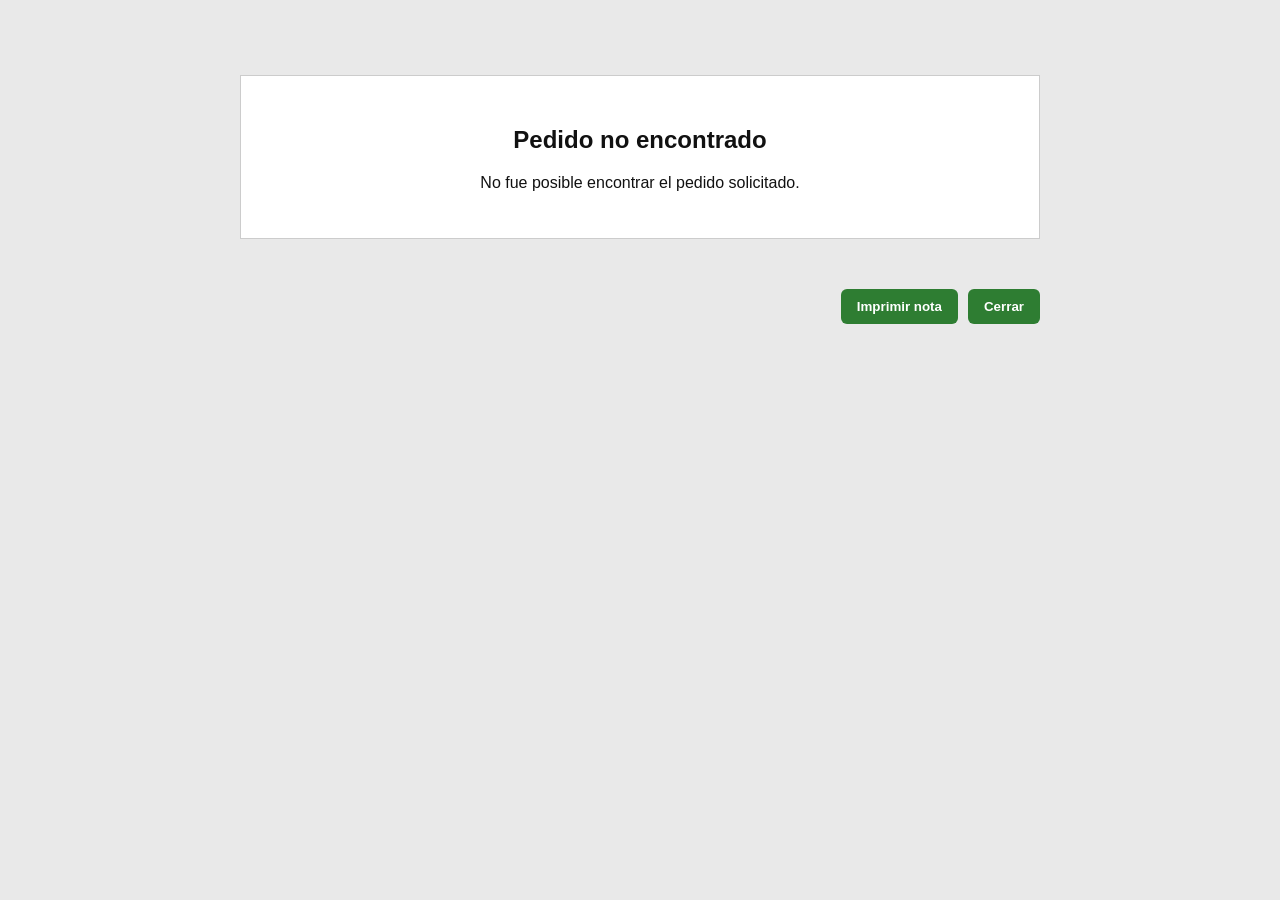
<file: nota-pedido.html>
<!DOCTYPE html>
<html lang="es">

<head>

    <meta charset="UTF-8">

    <meta
        name="viewport"
        content="width=device-width, initial-scale=1.0"
    >

    <title>Nota de venta | San Gerardo Mayela</title>


    <style>

        * {
            box-sizing: border-box;
        }


        body {

            margin: 0;

            padding: 25px;

            background: #e9e9e9;

            color: #111;

            font-family:
                Arial,
                Helvetica,
                sans-serif;

        }


        .nota {

            width: 800px;

            max-width: 100%;

            margin: 0 auto;

            background: #fff;

            padding: 35px;

            border: 1px solid #222;

        }


        .nota-header {

            display: grid;

            grid-template-columns: 1fr 230px;

            gap: 25px;

            padding-bottom: 20px;

            border-bottom: 2px solid #222;

        }


        .empresa h1 {

            margin: 0 0 5px;

            font-size: 25px;

            text-transform: uppercase;

        }


        .empresa p {

            margin: 3px 0;

            font-size: 12px;

        }


        .titulo-nota {

            text-align: right;

        }


        .titulo-nota h2 {

            margin: 0 0 12px;

            font-size: 20px;

            text-transform: uppercase;

        }


        .numero-pedido {

            border: 1px solid #222;

            padding: 8px;

            font-size: 13px;

        }


        .datos {

            display: grid;

            grid-template-columns: 1fr 1fr;

            gap: 20px;

            padding: 20px 0;

        }


        .dato-bloque {

            font-size: 12px;

            line-height: 1.6;

        }


        .dato-bloque strong {

            display: block;

            margin-bottom: 3px;

            font-size: 11px;

            text-transform: uppercase;

        }


        table {

            width: 100%;

            border-collapse: collapse;

            margin-top: 5px;

            font-size: 12px;

        }


        th {

            background: #eeeeee;

            border: 1px solid #222;

            padding: 8px;

            text-align: left;

            text-transform: uppercase;

        }


        td {

            border: 1px solid #222;

            padding: 8px;

        }


        th:nth-child(1),
        td:nth-child(1) {

            width: 12%;

            text-align: center;

        }


        th:nth-child(3),
        td:nth-child(3) {

            width: 15%;

            text-align: center;

        }


        th:nth-child(4),
        td:nth-child(4) {

            width: 20%;

            text-align: right;

        }


        .total-container {

            display: flex;

            justify-content: flex-end;

            margin-top: 18px;

        }


        .total {

            width: 260px;

            border: 1px solid #222;

        }


        .total-row {

            display: flex;

            justify-content: space-between;

            padding: 10px 12px;

        }


        .total-row strong {

            font-size: 16px;

        }


        .nota-footer {

            margin-top: 35px;

            padding-top: 15px;

            border-top: 1px solid #222;

            text-align: center;

            font-size: 11px;

            line-height: 1.5;

        }


        .acciones {

            width: 800px;

            max-width: 100%;

            margin: 15px auto;

            display: flex;

            justify-content: flex-end;

            gap: 10px;

        }


        .acciones button {

            padding: 10px 16px;

            border: 0;

            border-radius: 6px;

            background: #2e7d32;

            color: white;

            font-weight: 600;

            cursor: pointer;

        }


        .error {

            width: 800px;

            max-width: 100%;

            margin: 50px auto;

            padding: 30px;

            background: #fff;

            border: 1px solid #ccc;

            text-align: center;

        }


        @media print {

            @page {

                size: letter;

                margin: 10mm;

            }


            body {

                padding: 0;

                background: white;

            }


            .nota {

                width: 100%;

                border: 0;

                padding: 0;

            }


            .acciones {

                display: none;

            }

        }


        @media (max-width: 600px) {

            body {

                padding: 10px;

            }


            .nota-header {

                grid-template-columns: 1fr;

            }


            .titulo-nota {

                text-align: left;

            }


            .datos {

                grid-template-columns: 1fr;

            }

        }

    </style>

</head>


<body>


    <div id="contenido-nota"></div>


    <div class="acciones">

        <button
            type="button"
            onclick="window.print()"
        >
            Imprimir nota
        </button>

        <button
            type="button"
            onclick="window.close()"
        >
            Cerrar
        </button>

    </div>


<script>

    const contenedor =
        document.getElementById(
            "contenido-nota"
        );


    function obtenerIdPedido() {

        const parametros =
            new URLSearchParams(
                window.location.search
            );

        return parametros.get("id");

    }


    function obtenerPedidos() {

        try {

            return JSON.parse(
                localStorage.getItem(
                    "pedidosSanGerardo"
                ) || "[]"
            );

        } catch (error) {

            return [];

        }

    }


    function mostrarNota() {

        const id =
            obtenerIdPedido();


        const pedidos =
            obtenerPedidos();


        const pedido =
            pedidos.find(
                item =>
                    String(item.id) ===
                    String(id)
            );


        if (!pedido) {

            contenedor.innerHTML = `

                <div class="error">

                    <h2>
                        Pedido no encontrado
                    </h2>

                    <p>
                        No fue posible encontrar
                        el pedido solicitado.
                    </p>

                </div>

            `;

            return;

        }


        contenedor.innerHTML = `

            <main class="nota">


                <header class="nota-header">


                    <div class="empresa">

                        <h1>
                            San Gerardo Mayela
                        </h1>

                        <p>
                            Frutas y Verduras Frescas
                        </p>

                        <p>
                            Corregidora 809,
                            Morelos I
                        </p>

                        <p>
                            20298 Aguascalientes, Ags.
                        </p>

                        <p>
                            Tel. +52 449 257 8963
                        </p>

                        <p>
                            sangerardomayela@gmail.com
                        </p>

                    </div>


                    <div class="titulo-nota">

                        <h2>
                            Nota de venta
                        </h2>

                        <div class="numero-pedido">

                            <strong>
                                Pedido:
                            </strong>

                            #${pedido.id}

                        </div>

                        <p>
                            Fecha:
                            ${pedido.fecha}
                        </p>

                        <p>
                            Hora:
                            ${pedido.hora}
                        </p>

                    </div>


                </header>


                <section class="datos">


                    <div class="dato-bloque">

                        <strong>
                            Cliente
                        </strong>

                        ${pedido.nombreCliente}

                    </div>


                    <div class="dato-bloque">

                        <strong>
                            Teléfono
                        </strong>

                        ${pedido.telefono}

                    </div>


                    <div class="dato-bloque">

                        <strong>
                            Correo electrónico
                        </strong>

                        ${pedido.usuario}

                    </div>


                    <div class="dato-bloque">

                        <strong>
                            Estado del pedido
                        </strong>

                        ${pedido.estado}

                    </div>


                    <div
                        class="dato-bloque"
                        style="grid-column: 1 / -1;"
                    >

                        <strong>
                            Dirección de entrega
                        </strong>

                        ${pedido.direccionEntrega}

                    </div>


                </section>


                <table>

                    <thead>

                        <tr>

                            <th>
                                Cant.
                            </th>

                            <th>
                                Descripción
                            </th>

                            <th>
                                Unidad
                            </th>

                            <th>
                                Total
                            </th>

                        </tr>

                    </thead>


                    <tbody>

                        ${pedido.productos.map(producto => `

                            <tr>

                                <td>
                                    ${producto.cantidad}
                                </td>

                                <td>
                                    ${producto.producto}
                                </td>

                                <td>
                                    ${producto.unidad}
                                </td>

                                <td>
                                    $${Number(producto.subtotal).toFixed(2)}
                                </td>

                            </tr>

                        `).join("")}


                    </tbody>

                </table>


                <div class="total-container">

                    <div class="total">

                        <div class="total-row">

                            <span>
                                TOTAL
                            </span>

                            <strong>
                                $${Number(pedido.total).toFixed(2)}
                                MXN
                            </strong>

                        </div>

                    </div>

                </div>


                <footer class="nota-footer">

                    <strong>
                        Gracias por su compra
                    </strong>

                    <br>

                    San Gerardo Mayela
                    · Frutas y verduras frescas

                    <br>

                    Esta nota corresponde a una
                    simulación de pedido del sitio web.

                </footer>


            </main>

        `;

    }


    document.addEventListener(
        "DOMContentLoaded",
        mostrarNota
    );

</script>

</body>

</html>
</file>
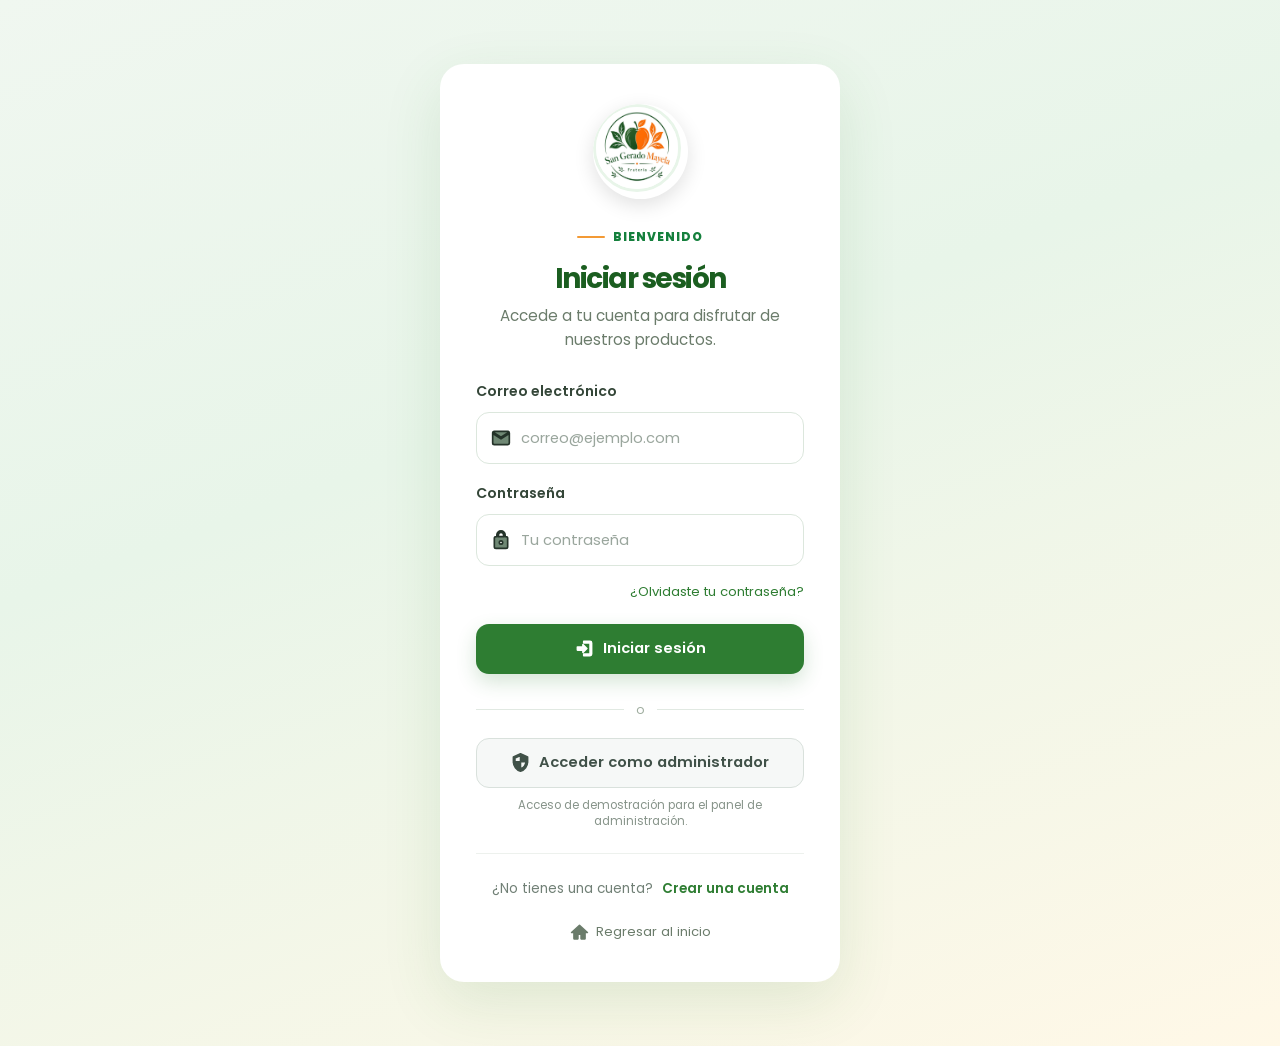
<file: perfil.html>
<!DOCTYPE html>
<html lang="es">
<head>
    <meta charset="UTF-8">
    <meta name="viewport" content="width=device-width, initial-scale=1.0">
    <title>Mi perfil | San Gerardo Mayela</title>
    <link rel="preconnect" href="https://fonts.googleapis.com">
    <link rel="preconnect" href="https://fonts.gstatic.com" crossorigin>
    <link href="https://fonts.googleapis.com/css2?family=Poppins:wght@300;400;500;600;700&display=swap" rel="stylesheet">
    <link rel="stylesheet" href="style.css">
    <style>
        #modal-editar-valoracion .val-label { display:block; margin-bottom:6px; font-size:0.78rem; font-weight:600; color:#456050; }
        #modal-editar-valoracion .val-selector { margin:4px 0 2px; }
        #modal-editar-valoracion #ev-estrellas-texto { display:block; color:#8a948c; font-size:0.78rem; margin-bottom:4px; }
        .mi-item-etiqueta .val-estrellas-perfil { color:#e0a82e; letter-spacing:1px; }
        .perfil-publicar-bloque { margin: 0 0 1.25rem; padding: 1rem 1.1rem; border: 1px solid #e2ebe4; border-radius: 16px; background: #f8fbf7; }
        .perfil-publicar-cabecera { display:flex; align-items:center; justify-content:space-between; gap:12px; flex-wrap:wrap; margin-bottom: 0.85rem; }
        .perfil-publicar-cabecera h3 { margin:0; font-size:1.05rem; color:#1f2937; }
        .perfil-publicar-grid { display:grid; grid-template-columns: repeat(auto-fit, minmax(240px, 1fr)); gap: 14px; }
        .perfil-publicar-form { display:flex; flex-direction:column; gap:8px; padding: 12px; background:#fff; border:1px solid #e2ebe4; border-radius:14px; }
        .perfil-publicar-form h4 { margin:0; font-size:0.95rem; color:#234c34; }
        .perfil-publicar-ayuda { margin:0 0 4px; font-size:0.8rem; color:#6b7a70; }
        .perfil-publicar-form label { display:flex; flex-direction:column; gap:4px; font-size:0.8rem; font-weight:600; color:#456050; }
        .perfil-publicar-form input, .perfil-publicar-form textarea { font:inherit; font-weight:400; padding:9px 11px; border:1px solid #cfdcd2; border-radius:10px; }
        .perfil-publicar-form .val-label { font-size:0.78rem; font-weight:600; color:#456050; }
        .perfil-publicar-form .val-selector { display:flex; gap:2px; }
        .perfil-publicar-form #nr-estrellas-texto { color:#8a948c; font-size:0.78rem; }
        .perfil-publicar-nota { margin: 12px 0 0; font-size:0.82rem; color:#6b7a70; }
        .perfil-publicar-nota a { color:#267449; font-weight:600; }
        .perfil-publicar-campos { display:grid; grid-template-columns: repeat(auto-fit, minmax(160px, 1fr)); gap:10px; }
        .perfil-publicar-campos .campo-ancho { grid-column: 1 / -1; }
        .perfil-publicar-form select { font:inherit; font-weight:400; padding:9px 11px; border:1px solid #cfdcd2; border-radius:10px; background:#fff; }
        .perfil-publicar-form input[type="file"] { font:inherit; font-weight:400; padding:6px 0; }
        .perfil-file-box { position: relative; }
        .perfil-file-input {
            position: absolute; inset: 0; opacity: 0; width: 100%; height: 100%;
            cursor: pointer; z-index: 2; margin: 0; padding: 0;
        }
        .perfil-file-ui {
            display: flex; align-items: center; gap: 12px;
            padding: 11px 14px; border: 1.5px dashed #b7d0bd; border-radius: 12px;
            background: #f7fbf8; transition: border-color .15s, background .15s;
        }
        .perfil-file-box:hover .perfil-file-ui {
            border-color: #6fa17a; background: #eef7f0;
        }
        .perfil-file-btn {
            flex-shrink: 0; padding: 7px 14px; border-radius: 999px;
            background: #fff; border: 1px solid #c5d6c8; color: #2f5d3f;
            font-size: 0.8rem; font-weight: 600;
        }
        .perfil-file-name {
            color: #6b7a70; font-size: 0.8rem; font-weight: 400;
            overflow: hidden; text-overflow: ellipsis; white-space: nowrap;
        }
        .btn-publicar-feria {
            width: 100%; margin-top: 6px; padding: 14px 20px !important;
            font-size: 1rem !important; font-weight: 700 !important;
            border-radius: 999px !important; letter-spacing: 0.02em;
            box-shadow: 0 8px 18px rgba(38, 116, 73, 0.22);
        }
        .btn-publicar-feria:hover {
            transform: translateY(-1px);
            box-shadow: 0 10px 22px rgba(38, 116, 73, 0.28);
        }
        .historial-acciones { margin-top: 10px; display:flex; gap:8px; flex-wrap:wrap; }
        .historial-folio {
            display:inline-block; margin-left:6px; padding:2px 8px; border-radius:999px;
            background:#eef6f0; color:#267449; font-size:.72rem; font-weight:700;
        }
        .historial-producto-placeholder {
            width:100%; height:100%; min-height:64px; display:grid; place-items:center;
            background:#eef5ef; border-radius:12px; font-size:1.4rem;
        }
        #modal-recibo .perfil-modal { max-width: 520px; }
        .recibo-grid {
            display:grid; grid-template-columns:1fr 1fr; gap:10px 14px;
            margin: 8px 0 14px; font-size:.88rem;
        }
        .recibo-grid span { display:block; color:#6b7a70; font-size:.72rem; margin-bottom:2px; }
        .recibo-grid .recibo-full { grid-column: 1 / -1; }
        .recibo-productos h4 { margin:0 0 8px; font-size:.92rem; }
        .recibo-linea {
            display:flex; justify-content:space-between; gap:10px;
            padding:7px 0; border-bottom:1px dashed #e5eee7; font-size:.86rem;
        }
        .recibo-total {
            display:flex; justify-content:space-between; margin-top:12px;
            padding-top:10px; border-top:1px solid #dfe9e2; font-size:1.05rem;
        }
        .recibo-nota { margin:12px 0 0; font-size:.78rem; color:#6b7a70; }
        @media (max-width: 560px) {
            .recibo-grid { grid-template-columns: 1fr; }
        }
    </style>
</head>
<body class="productos-body">

<nav class="productos-navbar">
    <a href="Productos.html" class="productos-logo">
        <img src="Imagenes/LogoFrut.jpg" alt="San Gerardo Mayela">
        <span>San Gerardo Mayela</span>
    </a>

    <button class="menu-hamburguesa" id="menu-hamburguesa" type="button" aria-label="Abrir menú" aria-expanded="false">
        <span></span><span></span><span></span>
    </button>

    <div class="productos-menu" id="productos-menu">
        <a href="Productos.html">Productos</a>
        <a href="Productos.html#nosotros">Nosotros</a>
        <a href="Productos.html#beneficios">Beneficios</a>
        <a href="Productos.html#contacto">Contacto</a>
        <div class="menu-separador"></div>
        <a href="perfil.html" class="active"><span class="icono-local" data-icon="user"></span> Mi perfil</a>
        <a href="#configuracion"><span class="icono-local" data-icon="settings"></span> Configuración</a>
        <button type="button" id="cerrar-sesion"><span class="icono-local" data-icon="logout"></span> Cerrar sesión</button>
    </div>
</nav>

<main class="perfil-page">
    <div class="perfil-container">
        <div class="perfil-header">
            <span class="section-tag">Cuenta</span>
            <h1>Mi perfil</h1>
            <p>Administra tu información y preferencias de cuenta.</p>
        </div>

        <section class="perfil-card">
            <div class="perfil-resumen">
                <div class="perfil-avatar"><span class="icono-local" data-icon="user"></span></div>
                <div>
                    <span class="perfil-estado">Cuenta activa</span>
                    <h2 id="perfil-nombre-resumen">Usuario</h2>
                    <p id="perfil-email-resumen">correo@ejemplo.com</p>
                </div>
            </div>
        </section>

        <!-- HISTORIAL DE COMPRAS -->
        <section class="perfil-card historial-card" id="historial-compras">
            <div class="perfil-section-title historial-titulo">
                <div>
                    <span class="section-tag">Mis compras</span>
                    <h2>Historial de compras</h2>
                    <p>Consulta tus compras y abre el recibo de cada una. Para pagar: carrito → <strong>Ir a pagar</strong> → elige método de pago.</p>
                </div>
                <span class="config-icon historial-icon">
                    <span class="icono-local" data-icon="shopping-cart"></span>
                </span>
            </div>

            <div id="historial-lista" class="historial-lista"></div>
        </section>

       

        <!-- MIS PRODUCTOS PUBLICADOS (feria agrícola) -->
        <section class="perfil-card historial-card" id="mis-productos">
            <div class="perfil-section-title historial-titulo">
                <div>
                    <span class="section-tag">Feria agrícola</span>
                    <h2>Mis productos publicados</h2>
                    <p>Los productos de tu huerto que pusiste en la feria. Puedes publicarlos, editarlos o eliminarlos desde aquí.</p>
                </div>
                <span class="config-icon historial-icon">
                    <span class="icono-local" data-icon="leaf"></span>
                </span>
            </div>

            <div class="perfil-publicar-bloque">
                <div class="perfil-publicar-cabecera">
                    <h3>Publicar producto en la feria</h3>
                    <a href="Feria.html#publicar" class="btn btn-outline">Ir a la feria</a>
                </div>
                <form id="form-nuevo-producto" class="perfil-publicar-form" novalidate>
                    <p class="perfil-publicar-ayuda">Todos los campos son opcionales. Se publica en la feria agrícola.</p>
                    <div class="perfil-publicar-campos">
                        <label>Tu nombre<input type="text" id="np-nombre" placeholder="Productor de la comunidad"></label>
                        <label>Producto<input type="text" id="np-producto" placeholder="Producto de mi huerto"></label>
                        <label>Categoría
                            <select id="np-categoria">
                                <option value="frutas">Frutas</option>
                                <option value="verduras">Verduras</option>
                                <option value="hierbas">Hierbas y aromáticas</option>
                                <option value="otros">Otros del huerto</option>
                            </select>
                        </label>
                        <label>Precio<input type="text" id="np-precio" inputmode="decimal" placeholder="Ej. 25"></label>
                        <label>Unidad
                            <select id="np-unidad">
                                <option value="kg">por kg</option>
                                <option value="pieza">por pieza</option>
                                <option value="manojo">por manojo</option>
                            </select>
                        </label>
                        <label>Cantidad disponible<input type="text" id="np-cantidad" inputmode="decimal" placeholder="Ej. 10"></label>
                        <label>Colonia o zona<input type="text" id="np-zona" placeholder="Aguascalientes"></label>
                        <label class="campo-ancho">Descripción<textarea id="np-descripcion" rows="2" placeholder="Cosechado en mi huerto personal."></textarea></label>
                        <label class="campo-ancho">Foto del producto
                            <div class="perfil-file-box">
                                <input type="file" id="np-foto" accept="image/*" class="perfil-file-input">
                                <div class="perfil-file-ui">
                                    <span class="perfil-file-btn">Elegir foto</span>
                                    <span class="perfil-file-name" id="np-foto-nombre">Ningún archivo seleccionado</span>
                                </div>
                            </div>
                        </label>
                    </div>
                    <button type="submit" class="btn btn-primary btn-publicar-feria">Publicar en la feria</button>
                </form>
            </div>

            <div id="mis-productos-lista" class="mis-lista"></div>
        </section>

        <!-- RESEÑAS Y VALORACIONES (comunidad + estrellas marketing + productos) -->
        <section class="perfil-card historial-card" id="mis-reseñas">
            <div class="perfil-section-title historial-titulo">
                <div>
                    <span class="section-tag">Comunidad y catálogo</span>
                    <h2>Mis reseñas y valoraciones</h2>
                    <p>Comentarios de la comunidad, reseñas con estrellas y valoraciones de productos. Puedes publicarlos, editarlos o eliminarlos desde aquí.</p>
                </div>
                <span class="config-icon historial-icon">
                    <span class="icono-local" data-icon="star"></span>
                </span>
            </div>

            <div class="perfil-publicar-bloque">
                <div class="perfil-publicar-cabecera">
                    <h3>Publicar desde el perfil</h3>
                    <a href="marketing.html#comunidad" class="btn btn-outline">Ir a la comunidad</a>
                </div>

                <div class="perfil-publicar-grid">
                    <form id="form-nuevo-comentario" class="perfil-publicar-form" novalidate>
                        <h4>Nuevo comentario</h4>
                        <p class="perfil-publicar-ayuda">Se publica en la sección de comunidad.</p>
                        <label>Tu nombre
                            <input type="text" id="nc-nombre" placeholder="Opcional">
                        </label>
                        <label>Comentario
                            <textarea id="nc-texto" rows="3" placeholder="Escribe tu comentario (opcional)"></textarea>
                        </label>
                        <button type="submit" class="btn btn-primary">Publicar comentario</button>
                    </form>

                    <form id="form-nueva-reseña" class="perfil-publicar-form" novalidate>
                        <h4>Nueva reseña con estrellas</h4>
                        <p class="perfil-publicar-ayuda">Se publica junto a las valoraciones de marketing.</p>
                        <span class="val-label">Tu valoración</span>
                        <div class="val-selector" id="nr-selector" role="radiogroup" aria-label="Calificación en estrellas">
                            <button type="button" class="val-estrella activa" data-valor="1" aria-label="1 estrella">★</button>
                            <button type="button" class="val-estrella activa" data-valor="2" aria-label="2 estrellas">★</button>
                            <button type="button" class="val-estrella activa" data-valor="3" aria-label="3 estrellas">★</button>
                            <button type="button" class="val-estrella activa" data-valor="4" aria-label="4 estrellas">★</button>
                            <button type="button" class="val-estrella activa" data-valor="5" aria-label="5 estrellas">★</button>
                        </div>
                        <small id="nr-estrellas-texto">5 de 5 estrellas</small>
                        <input type="hidden" id="nr-estrellas" value="5">
                        <label>Tu nombre
                            <input type="text" id="nr-nombre" placeholder="Opcional">
                        </label>
                        <label>Comentario
                            <textarea id="nr-texto" rows="2" maxlength="140" placeholder="Opcional"></textarea>
                        </label>
                        <button type="submit" class="btn btn-primary">Publicar reseña</button>
                    </form>
                </div>

                <p class="perfil-publicar-nota">Para valorar un producto del catálogo, <a href="Productos.html">abre el producto</a> y envía tu valoración ahí.</p>
            </div>

            <div id="mis-reseñas-lista" class="mis-lista"></div>
        </section>

        <section class="perfil-card" id="configuracion">
            <div class="perfil-section-title">
                <div>
                    <span class="section-tag">Configuración</span>
                    <h2>Información personal</h2>
                    <p>Modifica los datos que deseas conservar en tu perfil.</p>
                </div>
                <span class="config-icon"><span class="icono-local" data-icon="settings"></span></span>
            </div>

            <form id="form-perfil" class="perfil-form">
                <div class="perfil-form-grid">
                    <label>
                        Nombre completo
                        <input type="text" id="perfil-nombre" required>
                    </label>
                    <label>
                        Correo electrónico
                        <input type="email" id="perfil-email" readonly>
                    </label>
                    <label>
                        Teléfono
                        <input type="tel" id="perfil-telefono" placeholder="No registrado">
                    </label>
                    <label>
                        Ciudad
                        <input type="text" id="perfil-ciudad" placeholder="Aguascalientes">
                    </label>
                    <label class="campo-completo">
                        Dirección
                        <input type="text" id="perfil-direccion" placeholder="No registrada">
                    </label>
                </div>

                <button class="btn btn-primary" type="submit">
                    Guardar cambios
                </button>
                <p id="mensaje-guardado" class="mensaje-guardado"></p>
            </form>
        </section>

        <div class="perfil-acciones">
            <a href="Productos.html" class="btn btn-outline">Volver a productos</a>
        </div>
    </div>
</main>

<!-- EDITAR PRODUCTO PUBLICADO -->
<div class="perfil-overlay" id="modal-editar-producto" aria-hidden="true">
    <div class="perfil-modal" role="dialog" aria-modal="true" aria-labelledby="ep-titulo">
        <h3 id="ep-titulo">Editar producto</h3>
        <p>Cambia lo que necesites. Los campos vacíos usan un valor por defecto.</p>
        <form id="form-editar-producto" novalidate>
            <div class="perfil-modal-grid">
                <label>Tu nombre<input type="text" id="ep-nombre"></label>
                <label>Producto<input type="text" id="ep-producto"></label>
                <label>Categoría
                    <select id="ep-categoria">
                        <option value="frutas">Frutas</option>
                        <option value="verduras">Verduras</option>
                        <option value="hierbas">Hierbas y aromáticas</option>
                        <option value="otros">Otros productos del huerto</option>
                    </select>
                </label>
                <div class="completo-doble">
                    <label>Precio<input type="text" id="ep-precio" inputmode="decimal"></label>
                    <label>Unidad
                        <select id="ep-unidad">
                            <option value="kg">por kg</option>
                            <option value="pieza">por pieza</option>
                            <option value="manojo">por manojo</option>
                        </select>
                    </label>
                </div>
                <label>Cantidad disponible<input type="text" id="ep-cantidad" inputmode="decimal"></label>
                <label>Colonia o zona<input type="text" id="ep-zona"></label>
                <label class="completo">Descripción<textarea id="ep-descripcion" rows="3"></textarea></label>
                <label class="completo">Foto del producto
                    <span class="perfil-foto">
                        <span class="perfil-foto-icono">📷</span>
                        <span id="ep-foto-texto">Elegir una foto</span>
                        <input type="file" id="ep-foto" accept="image/*">
                    </span>
                </label>
            </div>
            <div class="perfil-modal-acciones">
                <button type="button" class="btn btn-outline" id="ep-cancelar">Cancelar</button>
                <button type="submit" class="btn btn-primary">Guardar cambios</button>
            </div>
        </form>
    </div>
</div>

<!-- EDITAR COMENTARIO -->
<div class="perfil-overlay" id="modal-editar-comentario" aria-hidden="true">
    <div class="perfil-modal" role="dialog" aria-modal="true" aria-labelledby="ec-titulo">
        <h3 id="ec-titulo">Editar comentario</h3>
        <p>Se actualizará en la sección de comunidad.</p>
        <form id="form-editar-comentario" novalidate>
            <div class="perfil-modal-grid">
                <label class="completo">Tu nombre<input type="text" id="ec-nombre"></label>
                <label class="completo">Comentario<textarea id="ec-texto" rows="4"></textarea></label>
            </div>
            <div class="perfil-modal-acciones">
                <button type="button" class="btn btn-outline" id="ec-cancelar">Cancelar</button>
                <button type="submit" class="btn btn-primary">Guardar cambios</button>
            </div>
        </form>
    </div>
</div>

<!-- EDITAR VALORACIÓN DE PRODUCTO -->
<div class="perfil-overlay" id="modal-editar-valoracion" aria-hidden="true">
    <div class="perfil-modal" role="dialog" aria-modal="true" aria-labelledby="ev-titulo">
        <h3 id="ev-titulo">Editar valoración</h3>
        <p id="ev-producto-nombre">Producto</p>
        <form id="form-editar-valoracion" novalidate>
            <div class="perfil-modal-grid">
                <div class="completo">
                    <span class="val-label">Tu valoración</span>
                    <div class="val-selector" id="ev-selector" role="radiogroup" aria-label="Calificación en estrellas">
                        <button type="button" class="val-estrella" data-valor="1" aria-label="1 estrella">★</button>
                        <button type="button" class="val-estrella" data-valor="2" aria-label="2 estrellas">★</button>
                        <button type="button" class="val-estrella" data-valor="3" aria-label="3 estrellas">★</button>
                        <button type="button" class="val-estrella" data-valor="4" aria-label="4 estrellas">★</button>
                        <button type="button" class="val-estrella" data-valor="5" aria-label="5 estrellas">★</button>
                    </div>
                    <small id="ev-estrellas-texto">5 de 5 estrellas</small>
                    <input type="hidden" id="ev-estrellas" value="5">
                </div>
                <label class="completo">Comentario<textarea id="ev-comentario" rows="4" maxlength="140" placeholder="Opcional"></textarea></label>
            </div>
            <div class="perfil-modal-acciones">
                <button type="button" class="btn btn-outline" id="ev-cancelar">Cancelar</button>
                <button type="submit" class="btn btn-primary">Guardar cambios</button>
            </div>
        </form>
    </div>
</div>

<!-- RECIBO / COMPROBANTE -->
<div class="perfil-overlay" id="modal-recibo" aria-hidden="true">
    <div class="perfil-modal" role="dialog" aria-modal="true" aria-labelledby="recibo-titulo">
        <h3 id="recibo-titulo">Recibo</h3>
        <div id="recibo-cuerpo"></div>
        <div class="perfil-modal-acciones">
            <button type="button" class="btn btn-outline" id="recibo-cerrar">Cerrar</button>
            <button type="button" class="btn btn-primary" id="recibo-descargar">Descargar (simulado)</button>
        </div>
    </div>
</div>

<!-- CONFIRMAR ELIMINACIÓN -->
<div class="perfil-overlay" id="perfil-confirmacion" aria-hidden="true">
    <div class="perfil-modal perfil-modal-chico" role="dialog" aria-modal="true" aria-labelledby="pc-titulo">
        <h3 id="pc-titulo">Confirmar</h3>
        <p id="pc-mensaje"></p>
        <div class="perfil-modal-acciones">
            <button type="button" class="btn btn-outline" id="pc-cancelar">Cancelar</button>
            <button type="button" class="btn btn-peligro" id="pc-aceptar">Eliminar</button>
        </div>
    </div>
</div>

<div id="notificacion-personalizada" class="notificacion-overlay" role="dialog" aria-modal="true" aria-labelledby="notificacion-titulo">
    <div class="notificacion-card">
        <div class="notificacion-icono exito" id="notificacion-icono">✓</div>
        <h3 id="notificacion-titulo">Aviso</h3>
        <p id="notificacion-mensaje"></p>
        <button type="button" id="notificacion-cerrar">Aceptar</button>
    </div>
</div>

<script>
const ICONOS = {
    star: '<svg viewBox="0 0 24 24" aria-hidden="true"><path d="M12 2l3.1 6.3 6.9 1-5 4.9 1.2 6.8L12 17.8 5.8 21l1.2-6.8-5-4.9 6.9-1L12 2z"></path></svg>',
    leaf: '<svg viewBox="0 0 24 24" aria-hidden="true"><path d="M11 20A7 7 0 0 1 9.8 6.1C15.5 5 17 4.48 19 2c1 2 2 4.18 2 8 0 5.5-4.78 10-10 10Z"></path><path d="M2 21c0-3 1.85-5.36 5.08-6C9.5 14.52 12 13 13 12"></path></svg>',
    'message-square': '<svg viewBox="0 0 24 24" aria-hidden="true"><path d="M21 15a2 2 0 0 1-2 2H7l-4 4V5a2 2 0 0 1 2-2h14a2 2 0 0 1 2 2z"></path></svg>',
    user: '<svg viewBox="0 0 24 24" aria-hidden="true"><circle cx="12" cy="8" r="4"></circle><path d="M4 21c0-4 3.6-7 8-7s8 3 8 7"></path></svg>',
    settings: '<svg viewBox="0 0 24 24" aria-hidden="true"><path d="M12.22 2h-.44a2 2 0 0 0-2 2v.18a2 2 0 0 1-1 1.73l-.43.25a2 2 0 0 1-2 0l-.15-.08a2 2 0 0 0-2.73.73l-.22.38a2 2 0 0 0 .73 2.73l.15.1a2 2 0 0 1 1 1.72v.51a2 2 0 0 1-1 1.74l-.15.09a2 2 0 0 0-.73 2.73l.22.38a2 2 0 0 0 2.73.73l.15-.08a2 2 0 0 1 2 0l.43.25a2 2 0 0 1 1 1.73V20a2 2 0 0 0 2 2h.44a2 2 0 0 0 2-2v-.18a2 2 0 0 1 1-1.73l.43-.25a2 2 0 0 1 2 0l.15.08a2 2 0 0 0 2.73-.73l.22-.39a2 2 0 0 0-.73-2.73l-.15-.08a2 2 0 0 1-1-1.74v-.5a2 2 0 0 1 1-1.74l.15-.09a2 2 0 0 0 .73-2.73l-.22-.38a2 2 0 0 0-2.73-.73l-.15.08a2 2 0 0 1-2 0l-.43-.25a2 2 0 0 1-1-1.73V4a2 2 0 0 0-2-2z"></path><circle cx="12" cy="12" r="3"></circle></svg>',
    logout: '<svg viewBox="0 0 24 24" aria-hidden="true"><path d="M10 4H5a2 2 0 0 0-2 2v12a2 2 0 0 0 2 2h5"></path><path d="m14 8 4 4-4 4"></path><path d="M18 12H8"></path></svg>',
    'shopping-cart': '<svg viewBox="0 0 24 24" aria-hidden="true"><circle cx="9" cy="20" r="1.5"></circle><circle cx="18" cy="20" r="1.5"></circle><path d="M3 4h2l2.5 12h11l2-8H7"></path></svg>'
};

document.querySelectorAll('.icono-local').forEach(el => {
    const icon = ICONOS[el.dataset.icon];
    if (icon) el.outerHTML = icon;
});

function mostrarNotificacion(titulo, mensaje, tipo = 'exito') {
    const overlay = document.getElementById('notificacion-personalizada');
    const tituloElemento = document.getElementById('notificacion-titulo');
    const mensajeElemento = document.getElementById('notificacion-mensaje');
    const icono = document.getElementById('notificacion-icono');

    tituloElemento.textContent = titulo;
    mensajeElemento.innerHTML = mensaje;
    icono.textContent = tipo === 'error' ? '!' : '✓';
    icono.className = `notificacion-icono ${tipo === 'error' ? 'error' : 'exito'}`;
    overlay.classList.add('activo');
}

function cerrarNotificacion() {
    const overlay = document.getElementById('notificacion-personalizada');
    if (overlay) overlay.classList.remove('activo');
}

function leerPedidosGuardados() {
    try {
        const d = JSON.parse(localStorage.getItem('pedidosSanGerardo') || '[]');
        return Array.isArray(d) ? d : [];
    } catch (e) { return []; }
}

function encontrarPedido(compra) {
    const pedidos = leerPedidosGuardados();
    if (compra.pedidoId) {
        const p = pedidos.find(x => String(x.id) === String(compra.pedidoId));
        if (p) return p;
    }
    /* respaldo: buscar por producto + fecha aproximada */
    return pedidos.find(p =>
        Array.isArray(p.items) && p.items.some(i => i.producto === compra.producto)
    ) || null;
}

function abrirReciboCompra(compra) {
    const pedido = encontrarPedido(compra);
    const titulo = document.getElementById('recibo-titulo');
    const cuerpo = document.getElementById('recibo-cuerpo');
    if (!titulo || !cuerpo) return;

    const folio = compra.pedidoId || (pedido && pedido.id) || ('Compra');
    titulo.textContent = 'Recibo · ' + folio;

    const metodo = compra.metodoPago || (pedido && pedido.metodoPago) || 'No registrado';
    const cliente = (pedido && (pedido.cliente || pedido.nombreCliente)) || 'Cliente';
    const telefono = (pedido && pedido.telefono) || '—';
    const correo = (pedido && pedido.correo) || sessionStorage.getItem('usuario') || '—';
    const direccion = (pedido && pedido.direccion) || '—';
    const fecha = (pedido && (pedido.fecha + ' ' + (pedido.hora || ''))) || compra.fecha || '—';

    let lineas = '';
    if (pedido && Array.isArray(pedido.items) && pedido.items.length) {
        lineas = pedido.items.map(item => {
            const cant = item.unidad === 'kg' ? (item.cantidad + ' kg') : (item.cantidad + ' g');
            const total = typeof item.total === 'number' ? ('$' + item.total.toFixed(2)) : (item.total || '—');
            return `<div class="recibo-linea"><span>${escHTML(item.producto)} <small>(${escHTML(cant)})</small></span><strong>${escHTML(String(total))}</strong></div>`;
        }).join('');
    } else {
        lineas = `<div class="recibo-linea"><span>${escHTML(compra.producto)} <small>(${escHTML(compra.cantidadTexto || '')})</small></span><strong>${escHTML(String(compra.total || '—'))}</strong></div>`;
    }

    const totalPedido = pedido
        ? ('$' + Number(pedido.total || 0).toFixed(2) + ' MXN')
        : (String(compra.total || '—') + (String(compra.total || '').includes('MXN') ? '' : ' MXN'));

    cuerpo.innerHTML = `
        <div class="recibo-grid">
            <div><span>Negocio</span><strong>San Gerardo Mayela</strong></div>
            <div><span>Folio</span><strong>${escHTML(folio)}</strong></div>
            <div><span>Fecha</span><strong>${escHTML(fecha)}</strong></div>
            <div><span>Estado</span><strong>${escHTML(compra.estado || (pedido && pedido.estado) || 'Compra realizada')}</strong></div>
            <div><span>Cliente</span><strong>${escHTML(cliente)}</strong></div>
            <div><span>Teléfono</span><strong>${escHTML(telefono)}</strong></div>
            <div><span>Correo</span><strong>${escHTML(correo)}</strong></div>
            <div><span>Método de pago</span><strong>${escHTML(metodo)}</strong></div>
            <div class="recibo-full"><span>Dirección de entrega</span><strong>${escHTML(direccion)}</strong></div>
        </div>
        <div class="recibo-productos">
            <h4>Productos</h4>
            ${lineas}
        </div>
        <div class="recibo-total">
            <span>Total</span>
            <strong>${escHTML(totalPedido)}</strong>
        </div>
        <p class="recibo-nota">Comprobante visual de demostración. No es una factura fiscal real.</p>
    `;

    abrirOverlayPerfil('modal-recibo');
}

function cargarHistorialCompras() {
    const lista = document.getElementById('historial-lista');
    if (!lista) return;

    const usuarioActual = sessionStorage.getItem('usuario') || 'usuario_sin_correo';
    const claveHistorial = `historialCompras_${usuarioActual}`;
    let historial = [];
    try {
        historial = JSON.parse(sessionStorage.getItem(claveHistorial) || '[]');
        if (!Array.isArray(historial)) historial = [];
    } catch (e) { historial = []; }

    if (!historial.length) {
        lista.innerHTML = `
            <div class="historial-vacio">
                <div class="historial-vacio-icon">${ICONOS['shopping-cart']}</div>
                <h3>Aún no tienes compras</h3>
                <p>Agrega productos al carrito, pulsa <strong>Ir a pagar</strong> y elige el método de pago. Luego verás aquí el recibo.</p>
                <a href="Productos.html" class="btn btn-outline">Ir al catálogo</a>
            </div>
        `;
        return;
    }

    lista.innerHTML = historial.map((compra, indice) => {
        const img = compra.imagen
            ? `<img src="${escHTML(compra.imagen)}" alt="${escHTML(compra.producto || '')}">`
            : `<div class="historial-producto-placeholder">🛒</div>`;
        const metodo = compra.metodoPago ? `<span><strong>Pago:</strong> ${escHTML(compra.metodoPago)}</span>` : '';
        const folio = compra.pedidoId ? `<span class="historial-folio">${escHTML(compra.pedidoId)}</span>` : '';
        return `
        <article class="historial-item">
            <div class="historial-producto-imagen">${img}</div>
            <div class="historial-producto-info">
                <div class="historial-producto-cabecera">
                    <div>
                        <span class="historial-numero">Compra #${historial.length - indice} ${folio}</span>
                        <h3>${escHTML(compra.producto || 'Producto')}</h3>
                    </div>
                    <span class="historial-estado">${escHTML(compra.estado || 'Compra realizada')}</span>
                </div>
                <p class="historial-fecha">${escHTML(compra.fecha || '')}</p>
                <div class="historial-detalles">
                    <span><strong>Cantidad:</strong> ${escHTML(compra.cantidadTexto || String(compra.cantidad || ''))}</span>
                    <span><strong>Precio:</strong> $${Number(compra.precioKg || 0).toFixed(2)} MXN/kg</span>
                    <span><strong>Total:</strong> ${escHTML(String(compra.total || '—'))} MXN</span>
                    ${metodo}
                </div>
                <div class="historial-acciones">
                    <button type="button" class="mi-btn" data-historial-recibo="${indice}">Ver recibo</button>
                </div>
            </div>
        </article>`;
    }).join('');

    lista.querySelectorAll('[data-historial-recibo]').forEach(btn => {
        btn.addEventListener('click', () => {
            const i = Number(btn.getAttribute('data-historial-recibo'));
            if (historial[i]) abrirReciboCompra(historial[i]);
        });
    });
}

/* ===== MIS PRODUCTOS Y COMENTARIOS ===== */
const CLAVE_FERIA = 'feriaAgricolaSanGerardo';
const CLAVE_COMENTARIOS = 'comentariosMarketingSanGerardo';
const CATEGORIAS_FERIA = { frutas: 'Frutas', verduras: 'Verduras', hierbas: 'Hierbas y aromáticas', otros: 'Otros del huerto' };
const EMOJIS_FERIA = { frutas: '🍊', verduras: '🥕', hierbas: '🌿', otros: '🧺' };

const escHTML = t => String(t ?? '').replace(/[&<>"']/g, c =>
    ({ '&': '&amp;', '<': '&lt;', '>': '&gt;', '"': '&quot;', "'": '&#39;' }[c]));

const ID_SIN_CORREO = 'usuario_sin_correo';
const CLAVE_VALORACIONES = 'valoracionesProductosSanGerardo';
const CLAVE_RESEÑAS_MK = 'valoracionesMarketingSanGerardo';
const correoActual = () => {
    if (sessionStorage.getItem('sesionActiva') !== 'true') return '';
    const u = (sessionStorage.getItem('usuario') || '').trim().toLowerCase();
    return u || ID_SIN_CORREO;
};
/* Coincide con la identidad de la sesión actual */
const esMio = x => {
    const yo = correoActual();
    if (!yo) return false;
    return String(x.usuario || '').trim().toLowerCase() === yo;
};
const esMiValoracion = v => {
    const yo = correoActual();
    if (!yo) return false;
    return String(v.idUsuario || '').trim().toLowerCase() === yo;
};
function leerValoracionesProductos() {
    try {
        const d = JSON.parse(localStorage.getItem(CLAVE_VALORACIONES) || '{}');
        return d && typeof d === 'object' && !Array.isArray(d) ? d : {};
    } catch (e) { return {}; }
}
function guardarValoracionesProductos(obj) {
    try { localStorage.setItem(CLAVE_VALORACIONES, JSON.stringify(obj)); return true; }
    catch (e) { return false; }
}
function estrellasTexto(valor) {
    const n = Math.max(0, Math.min(5, Math.round(Number(valor) || 0)));
    return '★'.repeat(n) + '☆'.repeat(5 - n);
}
function listarMisValoraciones() {
    const todas = leerValoracionesProductos();
    const out = [];
    Object.keys(todas).forEach(producto => {
        const lista = Array.isArray(todas[producto]) ? todas[producto] : [];
        lista.forEach((v, idx) => {
            if (!esMiValoracion(v)) return;
            out.push({
                producto,
                idx,
                id: v.id || (producto + '|' + idx),
                estrellas: v.estrellas,
                comentario: v.comentario || '',
                fecha: v.fecha || '',
                usuario: v.usuario || ''
            });
        });
    });
    return out.reverse();
}

function leerLista(clave) {
    try {
        const d = JSON.parse(localStorage.getItem(clave) || '[]');
        return Array.isArray(d) ? d : [];
    } catch (e) { return []; }
}

function guardarLista(clave, lista) {
    try { localStorage.setItem(clave, JSON.stringify(lista)); return true; }
    catch (e) { return false; }
}

function precioFeria(p) {
    const n = parseFloat(p.precio);
    if (Number.isFinite(n)) return '$' + n.toFixed(2) + ' / ' + (p.unidad || 'kg');
    return p.precio ? String(p.precio) : 'Precio a convenir';
}

function fechaDeId(id) {
    const n = Number(String(id || '').replace(/\D/g, ''));
    return n > 1e12 ? new Date(n).toLocaleDateString('es-MX') : '';
}

function abrirOverlayPerfil(id) {
    const el = document.getElementById(id);
    el.classList.add('activo');
    el.setAttribute('aria-hidden', 'false');
}

function cerrarOverlayPerfil(id) {
    const el = document.getElementById(id);
    el.classList.remove('activo');
    el.setAttribute('aria-hidden', 'true');
}

/* ----- Confirmación para eliminar ----- */
let accionConfirmada = null;

function confirmarPerfil(titulo, mensaje, textoBoton, callback) {
    document.getElementById('pc-titulo').textContent = titulo;
    document.getElementById('pc-mensaje').textContent = mensaje;
    document.getElementById('pc-aceptar').textContent = textoBoton;
    accionConfirmada = callback;
    abrirOverlayPerfil('perfil-confirmacion');
}

function cerrarConfirmacionPerfil() {
    cerrarOverlayPerfil('perfil-confirmacion');
    accionConfirmada = null;
}

/* ----- Listas ----- */
function renderMisProductos() {
    const lista = leerLista(CLAVE_FERIA).filter(esMio);
    const cont = document.getElementById('mis-productos-lista');

    if (!lista.length) {
        cont.innerHTML = `
            <div class="historial-vacio">
                <div class="historial-vacio-icon">${ICONOS.leaf}</div>
                <h3>Aún no has publicado productos</h3>
                <p>Vende lo que cultivas en tu huerto. Tus publicaciones aparecerán aquí.</p>
                <a href="Feria.html#publicar" class="btn btn-outline">Publicar en la feria</a>
            </div>`;
        return;
    }

    cont.innerHTML = lista.map(p => {
        const fecha = fechaDeId(p.id);
        return `
        <article class="mi-item">
            <div class="mi-item-foto">
                ${p.imagen ? `<img src="${escHTML(p.imagen)}" alt="${escHTML(p.producto)}">` : (EMOJIS_FERIA[p.categoria] || '🧺')}
            </div>
            <div class="mi-item-info">
                <span class="mi-item-etiqueta">${escHTML(CATEGORIAS_FERIA[p.categoria] || 'Huerto')}${p.editado ? ' · editado' : ''}</span>
                <h3>${escHTML(p.producto)}</h3>
                <p class="mi-item-precio">${escHTML(precioFeria(p))}</p>
                <div class="mi-item-datos">
                    <span>${p.cantidad ? 'Disponible: ' + escHTML(p.cantidad) + ' ' + escHTML(p.unidad || '') : 'Cantidad por confirmar'}</span>
                    <span>${escHTML(p.zona || '')}</span>
                    ${fecha ? `<span>Publicado: ${escHTML(fecha)}</span>` : ''}
                </div>
            </div>
            <div class="mi-item-acciones">
                <button type="button" class="mi-btn" data-mi-accion="editar-producto" data-id="${escHTML(p.id)}">Editar</button>
                <button type="button" class="mi-btn peligro" data-mi-accion="eliminar-producto" data-id="${escHTML(p.id)}">Eliminar</button>
                <a class="mi-btn" href="Feria.html#feria">Ver en la feria</a>
            </div>
        </article>`;
    }).join('');
}

function listarMisReseñasMk() {
    return leerLista(CLAVE_RESEÑAS_MK)
        .map((v, idx) => ({ ...v, _idx: idx }))
        .filter(v => {
            const yo = correoActual();
            if (!yo) return false;
            return String(v.idUsuario || '').trim().toLowerCase() === yo;
        })
        .reverse();
}

function renderMisReseñas() {
    const cont = document.getElementById('mis-reseñas-lista');
    if (!cont) return;

    const comentarios = leerLista(CLAVE_COMENTARIOS).filter(esMio).reverse().map(c => ({
        tipo: 'comentario',
        id: c.id,
        titulo: c.nombre || 'Visitante',
        etiqueta: 'Comunidad' + (c.fecha ? ' · ' + c.fecha : '') + (c.editado ? ' · editado' : ''),
        texto: c.texto || '',
        estrellas: 0
    }));

    const reseñasMk = listarMisReseñasMk().map(v => ({
        tipo: 'reseña',
        id: v.id || ('Ridx-' + v._idx),
        titulo: v.nombre || 'Visitante',
        etiqueta: 'Reseña con estrellas' + (v.fecha ? ' · ' + v.fecha : '') + (v.editado ? ' · editado' : ''),
        texto: v.texto || '',
        estrellas: Number(v.estrellas) || 0
    }));

    const productos = listarMisValoraciones().map(v => ({
        tipo: 'producto',
        id: v.id,
        producto: v.producto,
        titulo: v.producto,
        etiqueta: 'Producto del catálogo' + (v.fecha ? ' · ' + v.fecha : ''),
        texto: v.comentario || 'Sin comentario',
        estrellas: Number(v.estrellas) || 0
    }));

    const lista = [...comentarios, ...reseñasMk, ...productos];

    if (!lista.length) {
        cont.innerHTML = `
            <div class="historial-vacio">
                <div class="historial-vacio-icon">${ICONOS.star || ICONOS['message-square'] || '★'}</div>
                <h3>Aún no tienes reseñas ni valoraciones</h3>
                <p>Comenta en la comunidad, deja una reseña con estrellas o valora productos del catálogo.</p>
                <div style="display:flex;gap:10px;flex-wrap:wrap;justify-content:center">
                    <a href="marketing.html#comunidad" class="btn btn-outline">Ir a la comunidad</a>
                    <a href="Productos.html" class="btn btn-outline">Ir al catálogo</a>
                </div>
            </div>`;
        return;
    }

    cont.innerHTML = lista.map(item => {
        const stars = item.estrellas
            ? `<span class="val-estrellas-perfil">${estrellasTexto(item.estrellas)}</span> · `
            : '';
        const avatar = item.estrellas
            ? estrellasTexto(item.estrellas).charAt(0)
            : escHTML((item.titulo || 'V').trim().charAt(0).toUpperCase() || 'V');
        const dataExtra = item.tipo === 'producto'
            ? ` data-producto="${escHTML(item.producto)}"`
            : '';
        return `
        <article class="mi-item mi-comentario">
            <div class="mi-avatar">${avatar}</div>
            <div class="mi-item-info">
                <h3>${escHTML(item.titulo)}</h3>
                <span class="mi-item-etiqueta">${stars}${escHTML(item.etiqueta)}</span>
                <p class="mi-item-texto">${escHTML(item.texto || (item.estrellas ? ('Valoró con ' + item.estrellas + ' estrellas') : 'Sin texto'))}</p>
            </div>
            <div class="mi-item-acciones">
                <button type="button" class="mi-btn" data-mi-accion="${item.tipo === 'producto' ? 'editar-valoracion' : 'editar-' + item.tipo}" data-id="${escHTML(item.id)}"${dataExtra}>Editar</button>
                <button type="button" class="mi-btn peligro" data-mi-accion="${item.tipo === 'producto' ? 'eliminar-valoracion' : 'eliminar-' + item.tipo}" data-id="${escHTML(item.id)}"${dataExtra}>Eliminar</button>
            </div>
        </article>`;
    }).join('');
}

function actualizarMisListas() {
    renderMisProductos();
    renderMisReseñas();
}

/* ----- Foto (se reduce para poder guardarla en el navegador) ----- */
function reducirImagen(archivo, maxLado = 640) {
    return new Promise(resolver => {
        if (!archivo) return resolver('');
        const lector = new FileReader();
        lector.onload = () => {
            const img = new Image();
            img.onload = () => {
                const escala = Math.min(1, maxLado / Math.max(img.width, img.height));
                const lienzo = document.createElement('canvas');
                lienzo.width = Math.round(img.width * escala);
                lienzo.height = Math.round(img.height * escala);
                const ctx = lienzo.getContext('2d');
                ctx.fillStyle = '#fff';
                ctx.fillRect(0, 0, lienzo.width, lienzo.height);
                ctx.drawImage(img, 0, 0, lienzo.width, lienzo.height);
                resolver(lienzo.toDataURL('image/jpeg', 0.72));
            };
            img.onerror = () => resolver('');
            img.src = lector.result;
        };
        lector.onerror = () => resolver('');
        lector.readAsDataURL(archivo);
    });
}

/* ----- Editar producto ----- */
let productoEnEdicion = null;
let fotoEdicion = null;

function abrirEditarProducto(id) {
    const p = leerLista(CLAVE_FERIA).find(x => x.id === id && esMio(x));
    if (!p) return;
    productoEnEdicion = id;
    fotoEdicion = null;
    const poner = (campo, valor) => { document.getElementById(campo).value = valor ?? ''; };
    poner('ep-nombre', p.productor);
    poner('ep-producto', p.producto);
    poner('ep-categoria', p.categoria || 'frutas');
    poner('ep-precio', p.precio);
    poner('ep-unidad', p.unidad || 'kg');
    poner('ep-cantidad', p.cantidad);
    poner('ep-zona', p.zona);
    poner('ep-descripcion', p.descripcion);
    document.getElementById('ep-foto').value = '';
    document.getElementById('ep-foto-texto').textContent = p.imagen ? 'Foto actual (elige otra para cambiarla)' : 'Elegir una foto';
    abrirOverlayPerfil('modal-editar-producto');
}

async function guardarProductoEditado() {
    const lista = leerLista(CLAVE_FERIA);
    const p = lista.find(x => x.id === productoEnEdicion && esMio(x));
    if (!p) { cerrarOverlayPerfil('modal-editar-producto'); return; }

    const val = id => document.getElementById(id).value.trim();
    const nuevaImagen = await reducirImagen(fotoEdicion);

    Object.assign(p, {
        productor: val('ep-nombre') || 'Productor de la comunidad',
        producto: val('ep-producto') || 'Producto de mi huerto',
        categoria: document.getElementById('ep-categoria').value,
        precio: val('ep-precio'),
        unidad: document.getElementById('ep-unidad').value,
        cantidad: val('ep-cantidad'),
        zona: val('ep-zona') || 'Aguascalientes',
        descripcion: val('ep-descripcion') || 'Cosechado en mi huerto personal.',
        editado: true
    });
    if (nuevaImagen) p.imagen = nuevaImagen;

    const ok = guardarLista(CLAVE_FERIA, lista);
    cerrarOverlayPerfil('modal-editar-producto');
    productoEnEdicion = null;
    actualizarMisListas();
    if (ok) mostrarNotificacion('Producto actualizado', 'Los cambios ya se ven en la feria agrícola.');
    else mostrarNotificacion('No se pudo guardar', 'La foto es muy pesada para el navegador. Prueba con una más ligera.', 'error');
}

/* ----- Editar comentario ----- */
let comentarioEnEdicion = null;

function abrirEditarComentario(id) {
    const c = leerLista(CLAVE_COMENTARIOS).find(x => x.id === id && esMio(x));
    if (!c) return;
    comentarioEnEdicion = id;
    document.getElementById('ec-nombre').value = c.nombre || '';
    document.getElementById('ec-texto').value = c.texto || '';
    abrirOverlayPerfil('modal-editar-comentario');
}

function guardarComentarioEditado() {
    const lista = leerLista(CLAVE_COMENTARIOS);
    const c = lista.find(x => x.id === comentarioEnEdicion && esMio(x));
    if (!c) { cerrarOverlayPerfil('modal-editar-comentario'); return; }
    c.nombre = document.getElementById('ec-nombre').value.trim() || 'Visitante';
    c.texto = document.getElementById('ec-texto').value.trim() || 'El usuario publicó un comentario sin texto.';
    c.editado = true;
    guardarLista(CLAVE_COMENTARIOS, lista);
    cerrarOverlayPerfil('modal-editar-comentario');
    comentarioEnEdicion = null;
    actualizarMisListas();
    mostrarNotificacion('Comentario actualizado', 'Los cambios ya se ven en la comunidad.');
}

/* ----- Eventos ----- */
let valoracionEnEdicion = null; /* { producto, id } */

function encontrarValoracion(producto, id) {
    const todas = leerValoracionesProductos();
    const lista = Array.isArray(todas[producto]) ? todas[producto] : [];
    let idx = lista.findIndex(v => String(v.id) === String(id));
    if (idx < 0) {
        /* respaldo por índice embebido producto|idx */
        const parts = String(id).split('|');
        if (parts.length === 2 && parts[0] === producto) idx = Number(parts[1]);
    }
    if (idx < 0 || !lista[idx] || !esMiValoracion(lista[idx])) return null;
    return { todas, lista, idx, item: lista[idx] };
}

function pintarSelectorEv(n) {
    const valor = Math.max(1, Math.min(5, Number(n) || 5));
    document.getElementById('ev-estrellas').value = String(valor);
    const texto = document.getElementById('ev-estrellas-texto');
    if (texto) texto.textContent = valor + (valor === 1 ? ' de 5 estrella' : ' de 5 estrellas');
    document.querySelectorAll('#ev-selector .val-estrella').forEach(b => {
        b.classList.toggle('activa', Number(b.dataset.valor) <= valor);
    });
}

function abrirEditarValoracion(producto, id) {
    const found = encontrarValoracion(producto, id);
    if (!found) return;
    valoracionEnEdicion = { tipo: 'producto', producto, id };
    document.getElementById('ev-producto-nombre').textContent = producto;
    pintarSelectorEv(found.item.estrellas);
    document.getElementById('ev-comentario').value = found.item.comentario || '';
    abrirOverlayPerfil('modal-editar-valoracion');
}


function abrirEditarReseña(id) {
    const lista = leerLista(CLAVE_RESEÑAS_MK);
    const yo = correoActual();
    const c = lista.find(x => String(x.id) === String(id) && String(x.idUsuario || '').toLowerCase() === yo)
        || lista.find((x, i) => String(id) === ('Ridx-' + i) && String(x.idUsuario || '').toLowerCase() === yo);
    if (!c) return;
    valoracionEnEdicion = { tipo: 'reseña', id: c.id || id };
    document.getElementById('ev-producto-nombre').textContent = 'Reseña de la comunidad';
    pintarSelectorEv(c.estrellas);
    document.getElementById('ev-comentario').value = c.texto || '';
    abrirOverlayPerfil('modal-editar-valoracion');
}

function guardarReseñaEditada() {
    const lista = leerLista(CLAVE_RESEÑAS_MK);
    const yo = correoActual();
    const id = valoracionEnEdicion && valoracionEnEdicion.id;
    let idx = lista.findIndex(x => String(x.id) === String(id) && String(x.idUsuario || '').toLowerCase() === yo);
    if (idx < 0) {
        const m = String(id).match(/^Ridx-(\d+)$/);
        if (m) idx = Number(m[1]);
    }
    if (idx < 0 || !lista[idx]) {
        cerrarOverlayPerfil('modal-editar-valoracion');
        cerrarOverlayPerfil('modal-recibo');
        return;
    }
    lista[idx].estrellas = Number(document.getElementById('ev-estrellas').value) || 5;
    lista[idx].texto = document.getElementById('ev-comentario').value.trim();
    lista[idx].editado = true;
    if (!lista[idx].id) lista[idx].id = 'R-' + Date.now();
    guardarLista(CLAVE_RESEÑAS_MK, lista);
    cerrarOverlayPerfil('modal-editar-valoracion');
        cerrarOverlayPerfil('modal-recibo');
    valoracionEnEdicion = null;
    actualizarMisListas();
    mostrarNotificacion('Reseña actualizada', 'Los cambios ya se ven en marketing.');
}

function eliminarReseña(id) {
    const yo = correoActual();
    let lista = leerLista(CLAVE_RESEÑAS_MK);
    const antes = lista.length;
    lista = lista.filter((x, i) => {
        const matchId = String(x.id) === String(id) || String(id) === ('Ridx-' + i);
        const mío = String(x.idUsuario || '').toLowerCase() === yo;
        return !(matchId && mío);
    });
    if (lista.length === antes) return;
    guardarLista(CLAVE_RESEÑAS_MK, lista);
    actualizarMisListas();
    mostrarNotificacion('Reseña eliminada', 'Ya no aparece en la comunidad.');
}

function guardarValoracionEditada() {
    if (!valoracionEnEdicion) return;
    if (valoracionEnEdicion.tipo === 'reseña') {
        guardarReseñaEditada();
        return;
    }
    const { producto, id } = valoracionEnEdicion;
    const found = encontrarValoracion(producto, id);
    if (!found) { cerrarOverlayPerfil('modal-editar-valoracion');
        cerrarOverlayPerfil('modal-recibo'); return; }
    found.item.estrellas = Number(document.getElementById('ev-estrellas').value) || 5;
    found.item.comentario = document.getElementById('ev-comentario').value.trim();
    found.item.editado = true;
    found.todas[producto] = found.lista;
    guardarValoracionesProductos(found.todas);
    cerrarOverlayPerfil('modal-editar-valoracion');
        cerrarOverlayPerfil('modal-recibo');
    valoracionEnEdicion = null;
    actualizarMisListas();
    mostrarNotificacion('Valoración actualizada', 'Los cambios ya se ven en el catálogo de productos.');
}

function eliminarValoracion(producto, id) {
    const found = encontrarValoracion(producto, id);
    if (!found) return;
    found.lista.splice(found.idx, 1);
    if (found.lista.length) found.todas[producto] = found.lista;
    else delete found.todas[producto];
    guardarValoracionesProductos(found.todas);
    actualizarMisListas();
    mostrarNotificacion('Valoración eliminada', 'Ya no aparece en el producto.');
}

function iniciarMisPublicaciones() {
    actualizarMisListas();

    const manejar = e => {
        const b = e.target.closest('[data-mi-accion]');
        if (!b) return;
        const id = b.dataset.id;
        const accion = b.dataset.miAccion;

        if (accion === 'editar-producto') return abrirEditarProducto(id);
        if (accion === 'editar-comentario') return abrirEditarComentario(id);

        if (accion === 'eliminar-producto') {
            const p = leerLista(CLAVE_FERIA).find(x => x.id === id && esMio(x));
            if (!p) return;
            confirmarPerfil('Eliminar producto', `¿Seguro que quieres eliminar "${p.producto}" de la feria?`, 'Eliminar', () => {
                guardarLista(CLAVE_FERIA, leerLista(CLAVE_FERIA).filter(x => !(x.id === id && esMio(x))));
                actualizarMisListas();
                mostrarNotificacion('Producto eliminado', 'Ya no aparece en la feria agrícola.');
            });
        }

        if (accion === 'eliminar-comentario') {
            confirmarPerfil('Eliminar comentario', '¿Seguro que quieres eliminar este comentario?', 'Eliminar', () => {
                guardarLista(CLAVE_COMENTARIOS, leerLista(CLAVE_COMENTARIOS).filter(x => !(x.id === id && esMio(x))));
                actualizarMisListas();
                mostrarNotificacion('Comentario eliminado', 'Ya no aparece en la comunidad.');
            });
        }

        if (accion === 'editar-valoracion') {
            return abrirEditarValoracion(b.dataset.producto, id);
        }
        if (accion === 'eliminar-valoracion') {
            const prod = b.dataset.producto;
            confirmarPerfil('Eliminar valoración', `¿Seguro que quieres eliminar tu valoración de "${prod}"?`, 'Eliminar', () => {
                eliminarValoracion(prod, id);
            });
        }
        if (accion === 'editar-reseña') {
            return abrirEditarReseña(id);
        }
        if (accion === 'eliminar-reseña') {
            confirmarPerfil('Eliminar reseña', '¿Seguro que quieres eliminar esta reseña con estrellas?', 'Eliminar', () => {
                eliminarReseña(id);
            });
        }
    };

    document.getElementById('mis-productos-lista').addEventListener('click', manejar);
    const listaRes = document.getElementById('mis-reseñas-lista');
    if (listaRes) listaRes.addEventListener('click', manejar);

    /* Publicar comentario / reseña desde el perfil */
    let nrEstrellas = 5;
    function pintarNr(n) {
        nrEstrellas = Math.max(1, Math.min(5, Number(n) || 5));
        const hidden = document.getElementById('nr-estrellas');
        if (hidden) hidden.value = String(nrEstrellas);
        const texto = document.getElementById('nr-estrellas-texto');
        if (texto) texto.textContent = nrEstrellas + (nrEstrellas === 1 ? ' de 5 estrella' : ' de 5 estrellas');
        document.querySelectorAll('#nr-selector .val-estrella').forEach(b => {
            b.classList.toggle('activa', Number(b.dataset.valor) <= nrEstrellas);
        });
    }
    const nrSelector = document.getElementById('nr-selector');
    if (nrSelector) {
        nrSelector.addEventListener('click', e => {
            const b = e.target.closest('.val-estrella');
            if (!b) return;
            pintarNr(b.dataset.valor);
        });
        pintarNr(5);
    }

    const formNc = document.getElementById('form-nuevo-comentario');
    if (formNc) {
        formNc.addEventListener('submit', e => {
            e.preventDefault();
            const yo = correoActual();
            const lista = leerLista(CLAVE_COMENTARIOS);
            lista.push({
                id: 'C-' + Date.now(),
                usuario: yo,
                nombre: document.getElementById('nc-nombre').value.trim() || 'Visitante',
                texto: document.getElementById('nc-texto').value.trim() || 'El usuario publicó un comentario sin texto.',
                fecha: new Date().toLocaleString('es-MX')
            });
            guardarLista(CLAVE_COMENTARIOS, lista);
            formNc.reset();
            actualizarMisListas();
            mostrarNotificacion('Comentario publicado', 'Ya aparece en la comunidad y en tu perfil.');
        });
    }

    const formNr = document.getElementById('form-nueva-reseña');
    if (formNr) {
        formNr.addEventListener('submit', e => {
            e.preventDefault();
            const yo = correoActual();
            const lista = leerLista(CLAVE_RESEÑAS_MK);
            lista.push({
                id: 'R-' + Date.now(),
                estrellas: Number(document.getElementById('nr-estrellas').value) || nrEstrellas || 5,
                nombre: document.getElementById('nr-nombre').value.trim() || 'Visitante',
                texto: document.getElementById('nr-texto').value.trim(),
                idUsuario: yo,
                fecha: new Date().toLocaleDateString('es-MX')
            });
            guardarLista(CLAVE_RESEÑAS_MK, lista);
            formNr.reset();
            pintarNr(5);
            actualizarMisListas();
            mostrarNotificacion('Reseña publicada', 'Ya aparece en marketing y en tu perfil.');
        });
    }

    const npFoto = document.getElementById('np-foto');
    const npFotoNombre = document.getElementById('np-foto-nombre');
    if (npFoto && npFotoNombre) {
        npFoto.addEventListener('change', () => {
            const f = npFoto.files && npFoto.files[0];
            npFotoNombre.textContent = f ? f.name : 'Ningún archivo seleccionado';
        });
    }

    const formNp = document.getElementById('form-nuevo-producto');
    if (formNp) {
        formNp.addEventListener('submit', async e => {
            e.preventDefault();
            const yo = correoActual();
            const val = id => (document.getElementById(id)?.value || '').trim();
            const archivo = document.getElementById('np-foto')?.files?.[0] || null;
            const imagen = await reducirImagen(archivo);
            const lista = leerLista(CLAVE_FERIA);
            lista.unshift({
                id: 'F-' + Date.now(),
                usuario: yo,
                productor: val('np-nombre') || 'Productor de la comunidad',
                producto: val('np-producto') || 'Producto de mi huerto',
                categoria: document.getElementById('np-categoria')?.value || 'frutas',
                precio: val('np-precio'),
                unidad: document.getElementById('np-unidad')?.value || 'kg',
                cantidad: val('np-cantidad'),
                zona: val('np-zona') || 'Aguascalientes',
                descripcion: val('np-descripcion') || 'Cosechado en mi huerto personal.',
                imagen: imagen || ''
            });
            const ok = guardarLista(CLAVE_FERIA, lista);
            formNp.reset();
            if (npFotoNombre) npFotoNombre.textContent = 'Ningún archivo seleccionado';
            actualizarMisListas();
            mostrarNotificacion(
                ok ? 'Producto publicado' : 'Publicado (sin guardar en el navegador)',
                'Ya aparece en la feria agrícola y en tu perfil.'
            );
        });
    }

    document.getElementById('ep-foto').addEventListener('change', e => {
        fotoEdicion = e.target.files[0] || null;
        if (fotoEdicion) document.getElementById('ep-foto-texto').textContent = fotoEdicion.name;
    });
    document.getElementById('form-editar-producto').addEventListener('submit', e => {
        e.preventDefault();
        guardarProductoEditado();
    });
    document.getElementById('ep-cancelar').addEventListener('click', () => cerrarOverlayPerfil('modal-editar-producto'));

    document.getElementById('form-editar-comentario').addEventListener('submit', e => {
        e.preventDefault();
        guardarComentarioEditado();
    });
    document.getElementById('ec-cancelar').addEventListener('click', () => cerrarOverlayPerfil('modal-editar-comentario'));

    document.getElementById('form-editar-valoracion').addEventListener('submit', e => {
        e.preventDefault();
        guardarValoracionEditada();
    });
    document.getElementById('ev-cancelar').addEventListener('click', () => cerrarOverlayPerfil('modal-editar-valoracion'));
    document.getElementById('ev-selector').addEventListener('click', e => {
        const b = e.target.closest('.val-estrella');
        if (!b) return;
        pintarSelectorEv(b.dataset.valor);
    });

    document.getElementById('pc-cancelar').addEventListener('click', cerrarConfirmacionPerfil);
    document.getElementById('pc-aceptar').addEventListener('click', () => {
        const accion = accionConfirmada;
        cerrarConfirmacionPerfil();
        if (typeof accion === 'function') accion();
    });

    ['modal-editar-producto', 'modal-editar-comentario', 'modal-editar-valoracion', 'modal-recibo', 'perfil-confirmacion'].forEach(id => {
        document.getElementById(id).addEventListener('click', e => {
            if (e.target.id !== id) return;
            if (id === 'perfil-confirmacion') cerrarConfirmacionPerfil();
            else cerrarOverlayPerfil(id);
        });
    });

    document.addEventListener('keydown', e => {
        if (e.key !== 'Escape') return;
        cerrarOverlayPerfil('modal-editar-producto');
        cerrarOverlayPerfil('modal-editar-comentario');
        cerrarOverlayPerfil('modal-editar-valoracion');
        cerrarOverlayPerfil('modal-recibo');
        cerrarConfirmacionPerfil();
    });

    /* Si se publica o edita desde la feria o la comunidad en otra pestaña, se actualiza aquí */
    window.addEventListener('storage', e => {
        if (e.key === CLAVE_FERIA || e.key === CLAVE_COMENTARIOS || e.key === CLAVE_VALORACIONES || e.key === CLAVE_RESEÑAS_MK) actualizarMisListas();
    });
}
/* ===== FIN MIS PRODUCTOS Y COMENTARIOS ===== */

document.addEventListener('DOMContentLoaded', () => {
    document.getElementById('notificacion-cerrar').addEventListener('click', cerrarNotificacion);
    const reciboCerrar = document.getElementById('recibo-cerrar');
    if (reciboCerrar) reciboCerrar.addEventListener('click', () => cerrarOverlayPerfil('modal-recibo'));
    const reciboDesc = document.getElementById('recibo-descargar');
    if (reciboDesc) reciboDesc.addEventListener('click', () => {
        mostrarNotificacion('Descarga simulada', 'En un sistema real se descargaría el PDF del recibo.');
    });

    document.getElementById('notificacion-personalizada').addEventListener('click', e => {
        if (e.target.id === 'notificacion-personalizada') cerrarNotificacion();
    });
    if (sessionStorage.getItem('sesionActiva') !== 'true') {
        window.location.href = 'login.html';
        return;
    }

    const email = sessionStorage.getItem('usuario') || '';
    const datos = JSON.parse(sessionStorage.getItem('datosPerfil') || '{}');
    const nombre = datos.nombre || email.split('@')[0] || 'Usuario';

    document.getElementById('perfil-nombre').value = nombre;
    document.getElementById('perfil-email').value = email;
    document.getElementById('perfil-telefono').value = datos.telefono || '';
    document.getElementById('perfil-ciudad').value = datos.ciudad || 'Aguascalientes';
    document.getElementById('perfil-direccion').value = datos.direccion || '';
    document.getElementById('perfil-nombre-resumen').textContent = nombre;
    document.getElementById('perfil-email-resumen').textContent = email;
    cargarHistorialCompras();
    iniciarMisPublicaciones();

    const menu = document.getElementById('productos-menu');
    const botonMenu = document.getElementById('menu-hamburguesa');
    botonMenu.addEventListener('click', () => {
        const abierto = menu.classList.toggle('menu-abierto');
        botonMenu.classList.toggle('abierto', abierto);
        botonMenu.setAttribute('aria-expanded', abierto ? 'true' : 'false');
    });

    document.getElementById('form-perfil').addEventListener('submit', e => {
        e.preventDefault();
        const nuevosDatos = {
            nombre: document.getElementById('perfil-nombre').value.trim(),
            telefono: document.getElementById('perfil-telefono').value.trim(),
            ciudad: document.getElementById('perfil-ciudad').value.trim(),
            direccion: document.getElementById('perfil-direccion').value.trim()
        };
        sessionStorage.setItem('datosPerfil', JSON.stringify(nuevosDatos));
        document.getElementById('perfil-nombre-resumen').textContent = nuevosDatos.nombre;
        const mensaje = document.getElementById('mensaje-guardado');
        mensaje.textContent = 'Los cambios se guardaron correctamente.';
        setTimeout(() => mensaje.textContent = '', 3000);
    });

    document.getElementById('cerrar-sesion').addEventListener('click', () => {
        sessionStorage.removeItem('sesionActiva');
        sessionStorage.removeItem('usuario');
        mostrarNotificacion(
            'Sesión cerrada',
            'Tu sesión se ha cerrado correctamente.'
        );

        setTimeout(() => {
            window.location.href = 'Productos.html';
        }, 1200);
    });
});
</script>
</body>
</html>
</file>
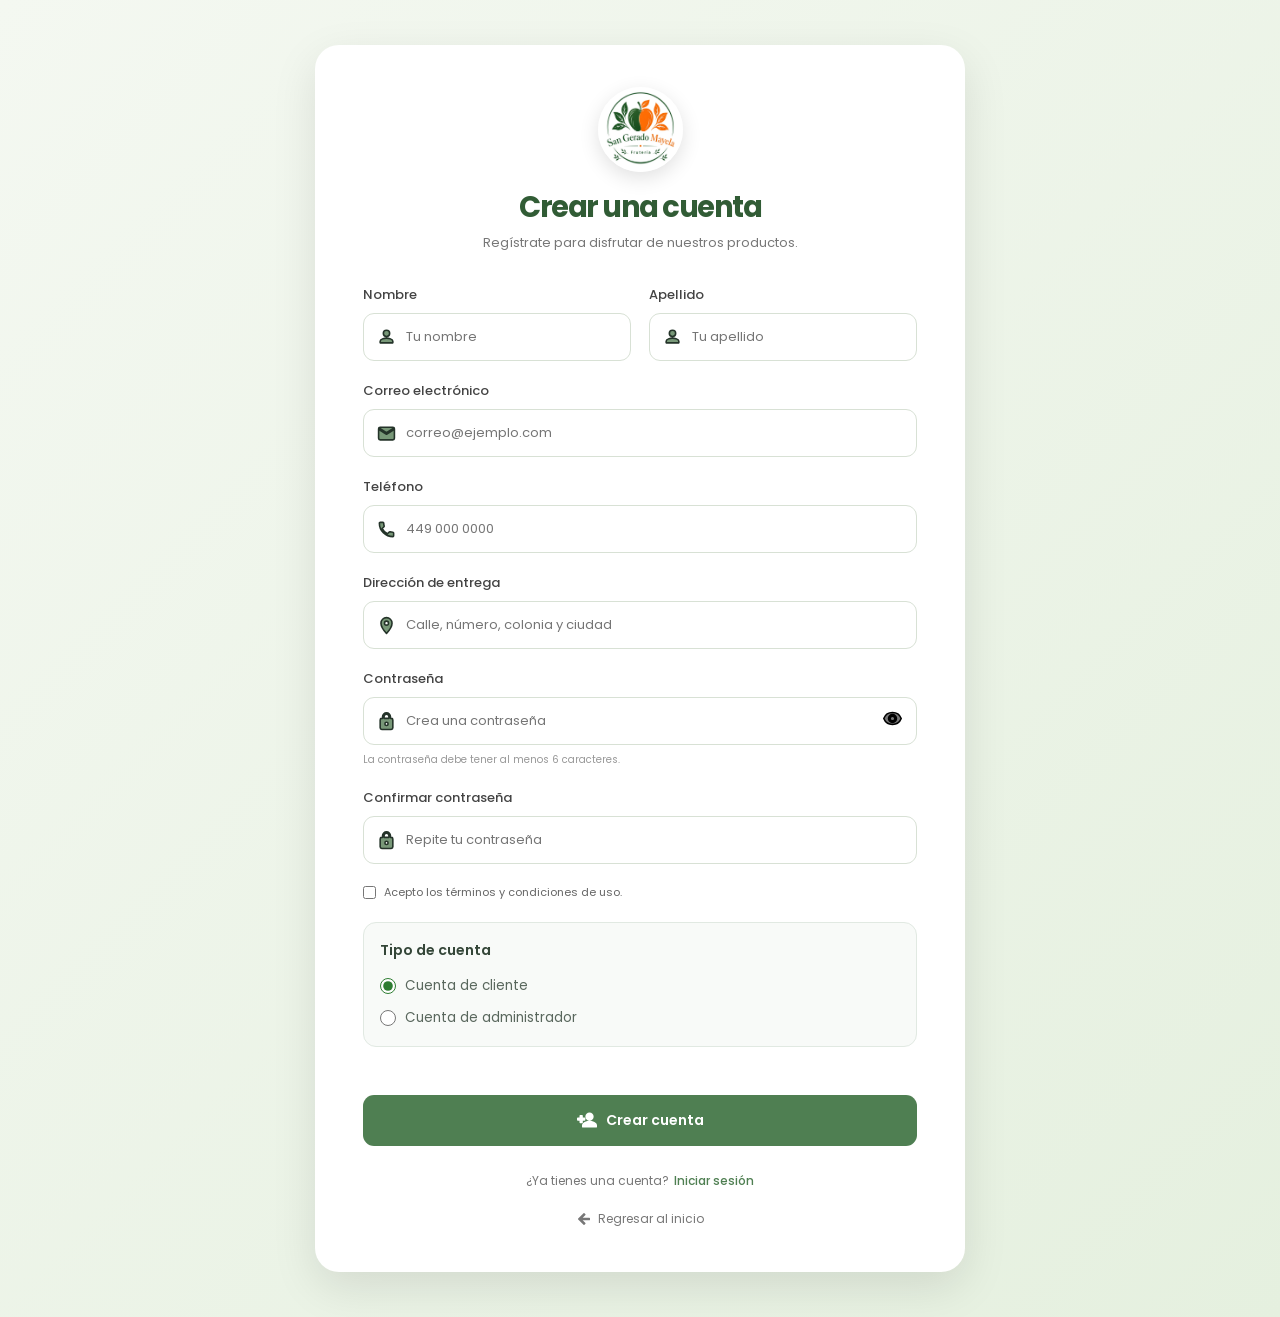
<file: registro.html>
<!DOCTYPE html>
<html lang="es">
<head>

    <meta charset="UTF-8">
    <meta name="viewport" content="width=device-width, initial-scale=1.0">

    <title>Crear cuenta | San Gerardo Mayela</title>

    <link rel="preconnect" href="https://fonts.googleapis.com">
    <link rel="preconnect" href="https://fonts.gstatic.com" crossorigin>

    <link href="https://fonts.googleapis.com/css2?family=Poppins:wght@300;400;500;500;600;700&display=swap" rel="stylesheet">

    <link rel="stylesheet" href="style.css">

</head>

<body class="registro-body">

    <main class="registro-container">

        <section class="registro-card">

            <!-- Logo -->

            <div class="registro-logo">
                <img src="Imagenes/LogoFrut.jpg" alt="San Gerardo Mayela">
            </div>


            <!-- Encabezado -->

            <div class="registro-header">

                <h1>Crear una cuenta</h1>

                <p>
                    Regístrate para disfrutar de nuestros productos.
                </p>

            </div>


            <!-- Formulario -->

            <form id="registroForm">


                <!-- Nombre y apellido -->

                <div class="registro-row">

                    <div class="registro-input-group">

                        <label for="nombre">
                            Nombre
                        </label>

                        <div class="registro-input-wrapper">

                            <svg viewBox="0 0 24 24" aria-hidden="true">
                                <path d="M12 12c2.21 0 4-1.79 4-4s-1.79-4-4-4-4 1.79-4 4 1.79 4 4 4zm0 2c-2.67 0-8 1.34-8 4v2h16v-2c0-2.66-5.33-4-8-4z"/>
                            </svg>

                            <input
                                type="text"
                                id="nombre"
                                placeholder="Tu nombre"
                            >

                        </div>

                    </div>


                    <div class="registro-input-group">

                        <label for="apellido">
                            Apellido
                        </label>

                        <div class="registro-input-wrapper">

                            <svg viewBox="0 0 24 24" aria-hidden="true">
                                <path d="M12 12c2.21 0 4-1.79 4-4s-1.79-4-4-4-4 1.79-4 4 1.79 4 4 4zm0 2c-2.67 0-8 1.34-8 4v2h16v-2c0-2.66-5.33-4-8-4z"/>
                            </svg>

                            <input
                                type="text"
                                id="apellido"
                                placeholder="Tu apellido"
                            >

                        </div>

                    </div>

                </div>


                <!-- Correo -->

                <div class="registro-input-group">

                    <label for="registroEmail">
                        Correo electrónico
                    </label>

                    <div class="registro-input-wrapper">

                        <svg viewBox="0 0 24 24" aria-hidden="true">
                            <path d="M20 4H4c-1.1 0-1.99.9-1.99 2L2 18c0 1.1.9 2 2 2h16c1.1 0 2-.9 2-2V6c0-1.1-.9-2-2-2zm0 4l-8 5-8-5V6l8 5 8-5v2z"/>
                        </svg>

                        <input
                            type="text"
                            id="registroEmail"
                            placeholder="correo@ejemplo.com"
                        >

                    </div>

                </div>


                <!-- Teléfono -->

                <div class="registro-input-group">

                    <label for="telefono">
                        Teléfono
                    </label>

                    <div class="registro-input-wrapper">

                        <svg viewBox="0 0 24 24" aria-hidden="true">
                            <path d="M6.62 10.79a15.05 15.05 0 006.59 6.59l2.2-2.2c.27-.27.67-.36 1.02-.24 1.12.37 2.33.57 3.57.57.55 0 1 .45 1 1V20c0 .55-.45 1-1 1C10.61 21 3 13.39 3 4c0-.55.45-1 1-1h3.5c.55 0 1 .45 1 1 0 1.25.2 2.45.57 3.57.11.35.03.74-.25 1.02l-2.2 2.2z"/>
                        </svg>

                        <input
                            type="text"
                            id="telefono"
                            placeholder="449 000 0000"
                        >

                    </div>

                </div>

<!-- Dirección -->

<div class="registro-input-group">

    <label for="direccion">
        Dirección de entrega
    </label>

    <div class="registro-input-wrapper">

        <svg viewBox="0 0 24 24" aria-hidden="true">
            <path d="M12 2C8.13 2 5 5.13 5 9c0 5.25 7 13 7 13s7-7.75 7-13c0-3.87-3.13-7-7-7zm0 9.5c-1.38 0-2.5-1.12-2.5-2.5S10.62 6.5 12 6.5s2.5 1.12 2.5 2.5-1.12 2.5-2.5 2.5z"/>
        </svg>

        <input
            type="text"
            id="direccion"
            placeholder="Calle, número, colonia y ciudad"
        >

    </div>

</div>

                <!-- Contraseña -->

                <div class="registro-input-group">

                    <label for="registroPassword">
                        Contraseña
                    </label>

                    <div class="registro-input-wrapper">

                        <svg viewBox="0 0 24 24" aria-hidden="true">
                            <path d="M18 8h-1V6c0-2.76-2.24-5-5-5S7 3.24 7 6v2H6c-1.1 0-2 .9-2 2v10c0 1.1.9 2 2 2h12c1.1 0 2-.9 2-2V10c0-1.1-.9-2-2-2zm-6 9c-1.1 0-2-.9-2-2s.9-2 2-2 2 .9 2 2-.9 2-2 2zm3.1-9H8.9V6c0-1.71 1.39-3.1 3.1-3.1s3.1 1.39 3.1 3.1v2z"/>
                        </svg>

                        <input
                            type="password"
                            id="registroPassword"
                            placeholder="Crea una contraseña"
                        >

                        <button
                            type="button"
                            class="registro-show-password"
                            id="showRegistroPassword"
                            aria-label="Mostrar contraseña"
                        >

                            <svg viewBox="0 0 24 24">
                                <path d="M12 4.5C7 4.5 2.73 7.61 1 12c1.73 4.39 6 7.5 11 7.5s9.27-3.11 11-7.5c-1.73-4.39-6-7.5-11-7.5zM12 17c-2.76 0-5-2.24-5-5s2.24-5 5-5 5 2.24 5 5-2.24 5-5 5zm0-8c-1.66 0-3 1.34-3 3s1.34 3 3 3 3-1.34 3-3-1.34-3-3-3z"/>
                            </svg>

                        </button>

                    </div>

                    <small>
                        La contraseña debe tener al menos 6 caracteres.
                    </small>

                </div>


                <!-- Confirmar contraseña -->

                <div class="registro-input-group">

                    <label for="confirmarPassword">
                        Confirmar contraseña
                    </label>

                    <div class="registro-input-wrapper">

                        <svg viewBox="0 0 24 24" aria-hidden="true">
                            <path d="M18 8h-1V6c0-2.76-2.24-5-5-5S7 3.24 7 6v2H6c-1.1 0-2 .9-2 2v10c0 1.1.9 2 2 2h12c1.1 0 2-.9 2-2V10c0-1.1-.9-2-2-2zm-6 9c-1.1 0-2-.9-2-2s.9-2 2-2 2 .9 2 2-.9 2-2 2zm3.1-9H8.9V6c0-1.71 1.39-3.1 3.1-3.1s3.1 1.39 3.1 3.1v2z"/>
                        </svg>

                        <input
                            type="password"
                            id="confirmarPassword"
                            placeholder="Repite tu contraseña"
                        >

                    </div>

                </div>


                <!-- Términos -->

                <label class="registro-terminos">

                    <input
                        type="checkbox"
                        id="terminos"
                    >

                    <span>
                        Acepto los términos y condiciones de uso.
                    </span>

                </label>
<div class="registro-tipo-cuenta">

    <p class="registro-tipo-titulo">Tipo de cuenta</p>

    <label class="registro-opcion">
        <input
            type="radio"
            name="tipoCuenta"
            value="cliente"
            checked
        >
        <span>
            Cuenta de cliente
        </span>
    </label>

    <label class="registro-opcion">
        <input
            type="radio"
            name="tipoCuenta"
            value="administrador"
        >
        <span>
            Cuenta de administrador
        </span>
    </label>

</div>

                <!-- Mensaje -->

                <p id="registroMessage" class="registro-message"></p>


                <!-- Botón -->

                <button
                    type="submit"
                    class="registro-button"
                >

                    <svg viewBox="0 0 24 24" aria-hidden="true">
                        <path d="M15 12c2.21 0 4-1.79 4-4s-1.79-4-4-4-4 1.79-4 4 1.79 4 4 4zm-9-2V7H4v3H1v2h3v3h2v-3h3v-2H6zm9 4c-2.67 0-8 1.34-8 4v2h16v-2c0-2.66-5.33-4-8-4z"/>
                    </svg>

                    Crear cuenta

                </button>

            </form>


            <!-- Login -->

            <div class="registro-login">

                <span>
                    ¿Ya tienes una cuenta?
                </span>

                <a href="login.html">
                    Iniciar sesión
                </a>

            </div>


            <!-- Regresar -->

            <a href="index.html" class="registro-back">

                <svg viewBox="0 0 24 24" aria-hidden="true">
                    <path d="M20 11H7.83l5.59-5.59L12 4l-8 8 8 8 1.41-1.41L7.83 13H20v-2z"/>
                </svg>

                Regresar al inicio

            </a>

        </section>

    </main>


   <script>

    const registroForm = document.getElementById("registroForm");

    const password = document.getElementById("registroPassword");
    const confirmarPassword = document.getElementById("confirmarPassword");

    const message = document.getElementById("registroMessage");

    const showPassword = document.getElementById("showRegistroPassword");


    /* ============================================
       MOSTRAR / OCULTAR CONTRASEÑA
    ============================================ */

    showPassword.addEventListener("click", function () {

        if (password.type === "password") {

            password.type = "text";
            confirmarPassword.type = "text";

        } else {

            password.type = "password";
            confirmarPassword.type = "password";

        }

    });


    /* ============================================
       REGISTRO
    ============================================ */

    registroForm.addEventListener("submit", function(event) {

        event.preventDefault();


        const nombre =
            document.getElementById("nombre").value.trim();

        const apellido =
            document.getElementById("apellido").value.trim();

        const correo =
            document.getElementById("registroEmail").value.trim();

        const telefono =
            document.getElementById("telefono").value.trim();

        const direccion =
            document.getElementById("direccion").value.trim();


        /* Tipo de cuenta */

        const tipoCuenta =
            document.querySelector(
                'input[name="tipoCuenta"]:checked'
            )?.value || "cliente";


        /* ============================================
           GUARDAR DATOS DE SESIÓN
        ============================================ */

        sessionStorage.setItem(
            "sesionActiva",
            "true"
        );

        sessionStorage.setItem(
            "usuario",
            correo
        );

        sessionStorage.setItem(
            "nombre",
            `${nombre} ${apellido}`.trim()
        );

        sessionStorage.setItem(
            "rol",
            tipoCuenta
        );


        /* ============================================
           GUARDAR PERFIL COMPLETO
        ============================================ */

        const datosPerfil = {

            nombre: nombre,

            apellido: apellido,

            correo: correo,

            telefono: telefono,

            direccion: direccion,

            rol: tipoCuenta

        };


        sessionStorage.setItem(
            "datosPerfil",
            JSON.stringify(datosPerfil)
        );


        /* ============================================
           MENSAJE
        ============================================ */

        if (tipoCuenta === "administrador") {

            message.textContent =
                "Cuenta de administrador creada correctamente. Redirigiendo al panel...";

        } else {

            message.textContent =
                "Cuenta creada correctamente. Redirigiendo a la tienda...";

        }


        message.className =
            "registro-message success";


        /* ============================================
           REDIRECCIÓN
        ============================================ */

        setTimeout(function() {

            if (tipoCuenta === "administrador") {

                window.location.href = "admin.html";

            } else {

                window.location.href = "Productos.html";

            }

        }, 1200);

    });

</script>
</body>
</html>
</file>
<file: admin.css>
:root {
    --verde: #123b28;
    --verde2: #1f6b43;
    --verde3: #2b7e4f;
    --verde-claro: #e9f4ed;
    --fondo: #f5f8f5;
    --texto: #203127;
    --gris: #718078;
    --borde: #dfe9e2;
    --blanco: #fff;
    --rojo: #b94b4b;
    --sombra: 0 1px 2px rgba(21, 60, 39, .04), 0 8px 24px rgba(21, 60, 39, .05);
    --sombra-hover: 0 12px 32px rgba(21, 60, 39, .12);
    --radius: 16px;
    --radius-sm: 12px;
}

* { box-sizing: border-box; }

html, body {
    margin: 0;
    min-height: 100%;
    font-family: 'Poppins', system-ui, Arial, sans-serif;
    color: var(--texto);
    background: var(--fondo);
}

body { padding-bottom: 56px; }

[hidden] { display: none !important; }

button { font-family: inherit; }

/* ========== NAVBAR ========== */
.admin-navbar {
    height: 72px;
    background: rgba(255, 255, 255, .92);
    backdrop-filter: blur(8px);
    border-bottom: 1px solid var(--borde);
    display: flex;
    align-items: center;
    justify-content: space-between;
    padding: 0 40px;
    position: sticky;
    top: 0;
    z-index: 50;
}

.admin-brand {
    display: flex;
    align-items: center;
    gap: 12px;
    text-decoration: none;
    color: var(--verde);
}

.admin-brand-icon {
    width: 42px;
    height: 42px;
    border-radius: 12px;
    background: var(--verde-claro);
    display: grid;
    place-items: center;
    font-size: 21px;
}

.admin-brand strong { display: block; font-size: 16px; letter-spacing: -.01em; }
.admin-brand small { display: block; color: var(--gris); font-size: 11px; margin-top: 1px; }

.admin-navbar-actions { display: flex; align-items: center; gap: 12px; }

.admin-role {
    background: var(--verde-claro);
    color: var(--verde2);
    border-radius: 999px;
    padding: 7px 14px;
    font-size: 12px;
    font-weight: 600;
}

/* ========== BOTONES ========== */
.admin-logout,
.admin-secondary-btn,
.admin-primary-btn,
.admin-danger-btn,
.admin-edit-btn,
.admin-small-btn {
    cursor: pointer;
    border-radius: var(--radius-sm);
    font-weight: 600;
    font-size: 13px;
    transition: background .18s, border-color .18s, color .18s, transform .1s;
}

.admin-logout:active,
.admin-secondary-btn:active,
.admin-primary-btn:active,
.admin-danger-btn:active { transform: scale(.98); }

.admin-logout {
    border: 1px solid #ecd3d3;
    background: var(--blanco);
    color: var(--rojo);
    padding: 9px 16px;
}
.admin-logout:hover { background: #fff5f5; }

.admin-primary-btn {
    background: var(--verde3);
    color: #fff;
    border: 0;
    padding: 12px 20px;
}
.admin-primary-btn:hover { background: var(--verde2); }

.admin-secondary-btn {
    background: var(--blanco);
    border: 1px solid var(--borde);
    color: var(--verde2);
    padding: 11px 16px;
}
.admin-secondary-btn:hover { background: #f7faf8; border-color: #c5dfcd; }

.admin-danger-btn {
    border: 0;
    padding: 12px 22px;
    background: #c93636;
    color: #fff;
}
.admin-danger-btn:hover { background: #aa2929; }

/* ========== LAYOUT ========== */
.admin-main { width: min(1360px, calc(100% - 64px)); margin: 0 auto; }

.admin-welcome { padding: 36px 0 24px; }

.admin-tag {
    display: inline-block;
    color: var(--verde3);
    font-size: 11px;
    font-weight: 700;
    text-transform: uppercase;
    letter-spacing: .09em;
}

.admin-welcome h1 {
    font-size: 32px;
    margin: 6px 0 4px;
    color: var(--verde);
    letter-spacing: -.02em;
}

.admin-welcome p,
.admin-panel-header p { margin: 0; color: var(--gris); font-size: 14px; }

/* ========== STATS ========== */
.admin-stats {
    display: grid;
    grid-template-columns: repeat(4, 1fr);
    gap: 16px;
    margin-bottom: 24px;
}

.admin-stat-card {
    background: var(--blanco);
    border: 1px solid var(--borde);
    border-radius: var(--radius);
    padding: 20px;
    display: flex;
    align-items: center;
    gap: 14px;
    box-shadow: var(--sombra);
    transition: transform .2s, box-shadow .2s;
}
.admin-stat-card:hover { transform: translateY(-2px); box-shadow: var(--sombra-hover); }

.admin-stat-icon {
    width: 44px;
    height: 44px;
    border-radius: 12px;
    background: var(--verde-claro);
    color: var(--verde2);
    display: grid;
    place-items: center;
    font-weight: 700;
    font-size: 18px;
}

.admin-stat-card small { display: block; color: var(--gris); font-size: 12px; }
.admin-stat-card strong { display: block; font-size: 26px; line-height: 1.1; color: var(--verde); margin-top: 2px; }

/* ========== TABS ========== */
.admin-tabs {
    display: inline-flex;
    gap: 4px;
    flex-wrap: wrap;
    padding: 5px;
    margin-bottom: 20px;
    background: var(--blanco);
    border: 1px solid var(--borde);
    border-radius: 999px;
}

.admin-tab {
    padding: 9px 20px;
    border: 0;
    border-radius: 999px;
    background: transparent;
    color: var(--gris);
    font-size: 14px;
    font-weight: 500;
    cursor: pointer;
    transition: background .18s, color .18s;
}
.admin-tab:hover { color: var(--verde3); }
.admin-tab.activo { background: var(--verde3); color: #fff; }

/* ========== PANEL ========== */
.admin-panel {
    background: var(--blanco);
    border: 1px solid var(--borde);
    border-radius: 20px;
    box-shadow: var(--sombra);
    overflow: hidden;
}

.admin-panel-header {
    padding: 28px 30px 20px;
    display: flex;
    justify-content: space-between;
    gap: 20px;
    align-items: center;
}

.admin-panel-header h2 { margin: 4px 0 4px; color: var(--verde); font-size: 22px; letter-spacing: -.01em; }
.admin-panel-header-actions { display: flex; gap: 10px; flex-wrap: wrap; }

/* ========== HERRAMIENTAS / INPUTS ========== */
.admin-tools {
    padding: 0 30px 20px;
    display: flex;
    gap: 12px;
    align-items: center;
}

.admin-search {
    flex: 1;
    display: flex;
    align-items: center;
    border: 1px solid var(--borde);
    border-radius: var(--radius-sm);
    background: var(--blanco);
    padding: 0 14px;
    transition: border-color .2s, box-shadow .2s;
}
.admin-search:focus-within { border-color: var(--verde3); box-shadow: 0 0 0 3px rgba(43, 126, 79, .12); }
.admin-search span { font-size: 20px; color: var(--gris); }
.admin-search input {
    width: 100%;
    border: 0;
    outline: 0;
    background: transparent;
    font: inherit;
    font-size: 14px;
    color: var(--texto);
    padding: 12px;
}

.admin-select,
.admin-input {
    width: 100%;
    border: 1px solid var(--borde);
    border-radius: 11px;
    background: var(--blanco);
    font: inherit;
    font-size: 14px;
    color: var(--texto);
    padding: 11px 13px;
    transition: border-color .2s, box-shadow .2s;
}
.admin-select { max-width: 230px; cursor: pointer; }
.admin-select[multiple] { max-width: none; min-height: 110px; }
textarea.admin-input { resize: vertical; }
.admin-select:focus,
.admin-input:focus {
    outline: none;
    border-color: var(--verde3);
    box-shadow: 0 0 0 3px rgba(43, 126, 79, .12);
}

/* ========== TABLAS ========== */
.admin-table-wrap { overflow: auto; }

.admin-table { width: 100%; border-collapse: collapse; min-width: 820px; }

.admin-table th {
    background: #f6faf7;
    color: #68766d;
    font-size: 11px;
    text-transform: uppercase;
    letter-spacing: .06em;
    text-align: left;
    padding: 13px 18px;
    border-top: 1px solid var(--borde);
    border-bottom: 1px solid var(--borde);
    white-space: nowrap;
}

.admin-table td {
    padding: 14px 18px;
    border-bottom: 1px solid #edf2ee;
    font-size: 13.5px;
    vertical-align: middle;
}
.admin-table tbody tr:hover { background: #fafcfa; }
.admin-table tbody tr:last-child td { border-bottom: 0; }

.admin-product-cell { display: flex; align-items: center; gap: 12px; min-width: 190px; }
.admin-product-cell img {
    width: 46px;
    height: 46px;
    object-fit: cover;
    border-radius: 11px;
    border: 1px solid var(--borde);
    background: #f0f5f1;
}

.admin-row-actions { display: flex; gap: 8px; flex-wrap: wrap; }

.admin-edit-btn {
    background: var(--verde-claro);
    border: 1px solid #d1e6d8;
    color: var(--verde2);
    padding: 7px 13px;
}
.admin-edit-btn:hover { background: #dceee3; }

.btn-eliminar-producto {
    background: var(--blanco);
    border: 1px solid #ecc9c9;
    color: #9b1c1c;
    border-radius: var(--radius-sm);
    padding: 7px 13px;
    font-size: 13px;
    font-weight: 600;
    cursor: pointer;
    transition: background .15s;
}
.btn-eliminar-producto:hover { background: #fdecea; }

.admin-small-btn {
    border: 1px solid var(--borde);
    background: var(--blanco);
    color: var(--verde2);
    padding: 7px 12px;
    font-size: 12px;
}
.admin-small-btn:hover { background: #f1f7f3; }

.admin-order-actions { display: flex; gap: 8px; flex-wrap: wrap; }

.admin-muted-subline { display: block; margin-top: 2px; color: var(--gris); font-size: 12px; }

.admin-empty { text-align: center; padding: 48px 20px !important; color: var(--gris); }

/* ========== ESTADOS ========== */
.estado,
.promocion-estado {
    display: inline-block;
    border-radius: 999px;
    padding: 5px 11px;
    font-size: 11.5px;
    font-weight: 600;
    white-space: nowrap;
}

.estado-disponible,
.estado-vigente,
.estado-entregado,
.promocion-estado { background: #e3f4e7; color: #1f6b3a; }
.estado-bajo,
.estado-pendiente,
.estado-pausada { background: #fff3cd; color: #7a5b00; }
.estado-agotado,
.estado-vencida,
.estado-cancelado,
.promocion-estado.vencida { background: #fde5e5; color: #9b1c1c; }
.estado-oculto,
.promocion-estado.inactiva { background: #eff1ef; color: #6f7872; }
.estado-en-camino { background: #dbeafe; color: #1e40af; }
.estado-confirmado { background: #e0f2fe; color: #075985; }
.estado-preparando { background: #ffedd5; color: #9a3412; }
.estado-listo-para-entregar { background: #ede9fe; color: #5b21b6; }

/* ========== TARJETAS DE FORMULARIO ========== */
.agregar-form-card,
.ofertas-form-card {
    background: #f7fbf8;
    border: 1px solid #dcebe0;
    border-radius: var(--radius);
    padding: 22px 24px;
    margin: 0 30px 24px;
}

.agregar-form-card h3,
.ofertas-form-card h3 { margin: 0 0 4px; font-size: 16px; color: var(--verde2); }

.agregar-form-card > p,
.ofertas-form-card > p { margin: 0 0 18px; font-size: 13px; color: var(--gris); line-height: 1.55; }

.agregar-form-card code { background: #e9f1ea; padding: 1px 6px; border-radius: 5px; font-size: 12px; }

.agregar-form-grid {
    display: grid;
    grid-template-columns: 1.3fr .9fr .7fr .7fr 1.3fr auto;
    gap: 14px;
    align-items: end;
}

.ofertas-form-grid {
    display: grid;
    grid-template-columns: 1.5fr .7fr .9fr auto;
    gap: 14px;
    align-items: end;
}

.agregar-form-grid label,
.ofertas-form-grid label {
    display: flex;
    flex-direction: column;
    gap: 6px;
    font-size: 12px;
    font-weight: 600;
    color: #456050;
}

.agregar-form-grid .admin-select,
.ofertas-form-grid .admin-select { max-width: none; }

.agregar-form-grid .admin-primary-btn,
.ofertas-form-grid .admin-primary-btn { height: 44px; white-space: nowrap; }

/* ========== OFERTAS ========== */
.ofertas-grid {
    display: grid;
    grid-template-columns: repeat(auto-fill, minmax(290px, 1fr));
    gap: 18px;
    padding: 0 30px 30px;
}

.oferta-card {
    background: var(--blanco);
    border: 1px solid var(--borde);
    border-radius: var(--radius);
    overflow: hidden;
    display: flex;
    flex-direction: column;
    transition: box-shadow .25s, transform .25s;
}
.oferta-card:hover { box-shadow: var(--sombra-hover); transform: translateY(-3px); }

.oferta-card-header {
    display: flex;
    align-items: center;
    gap: 12px;
    padding: 14px 16px;
    background: #fafcfa;
    border-bottom: 1px solid #eef3ee;
}
.oferta-card-header img {
    width: 50px;
    height: 50px;
    object-fit: cover;
    border-radius: 12px;
    background: #e8f0e8;
}
.oferta-card-header strong { display: block; font-size: 14.5px; color: var(--verde); }
.oferta-card-header > div span { font-size: 12px; color: var(--gris); }
.oferta-badge { margin-left: auto; }

.oferta-card-body { padding: 16px; flex: 1; }

.oferta-descuento-tag {
    display: inline-block;
    background: #e3f4e7;
    color: #1f6b3a;
    font-weight: 700;
    font-size: 12px;
    padding: 4px 10px;
    border-radius: 7px;
    margin-bottom: 10px;
}

.oferta-precios { display: flex; align-items: baseline; gap: 10px; margin-bottom: 8px; }
.oferta-precio-oferta { font-size: 22px; font-weight: 700; color: var(--verde3); }
.oferta-precio-normal { font-size: 14px; color: #9aa89a; text-decoration: line-through; }
.oferta-meta { font-size: 12.5px; color: var(--gris); margin: 0; }

.oferta-card-footer { display: flex; gap: 8px; padding: 12px 16px 16px; border-top: 1px solid #eef3ee; }
.oferta-card-footer button {
    flex: 1;
    padding: 9px 10px;
    border-radius: 10px;
    border: 1px solid var(--borde);
    background: var(--blanco);
    font-size: 13px;
    font-weight: 500;
    cursor: pointer;
    transition: all .15s;
}
.oferta-card-footer button:hover { background: #f5faf5; border-color: var(--verde3); color: var(--verde3); }
.oferta-card-footer .btn-eliminar-oferta:hover { background: #fdecea; border-color: #c62828; color: #c62828; }

.ofertas-vacio {
    grid-column: 1 / -1;
    text-align: center;
    padding: 48px 20px;
    color: var(--gris);
    background: #fafcfa;
    border: 1px dashed #d4e8d4;
    border-radius: var(--radius);
}
.ofertas-vacio strong { display: block; font-size: 16px; color: var(--verde); margin-bottom: 4px; }

/* ========== PROMOCIONES ========== */
.promocion-top-actions {
    display: flex;
    align-items: center;
    justify-content: space-between;
    gap: 18px;
    padding: 0 30px 20px;
}
.promocion-top-actions p { margin: 0; color: var(--gris); font-size: 14px; }

.promocion-tools { justify-content: space-between; }
.promocion-tools strong { display: block; color: var(--verde); font-size: 14px; }
.promocion-tools p { margin: 3px 0 0; color: var(--gris); font-size: 12px; }

#contador-promociones {
    padding: 7px 13px;
    border-radius: 999px;
    background: var(--verde-claro);
    color: var(--verde2);
    font-size: 12px;
    font-weight: 600;
    letter-spacing: 0;
    text-transform: none;
}

.promocion-form-grid {
    display: grid;
    grid-template-columns: repeat(2, minmax(0, 1fr));
    gap: 16px 20px;
    margin-top: 18px;
}

.promocion-form-grid > label {
    display: flex;
    flex-direction: column;
    gap: 6px;
    font-size: 12px;
    font-weight: 600;
    color: #456050;
}
.promocion-form-grid .admin-select { max-width: none; }
.promocion-descripcion-label,
.promocion-form-actions { grid-column: 1 / -1; }

.promocion-activa-check { flex-direction: row !important; align-items: center; gap: 10px !important; font-size: 14px !important; }
.promocion-activa-check input { accent-color: var(--verde2); width: 18px; height: 18px; }

.promocion-form-actions { display: flex; justify-content: flex-end; gap: 10px; flex-wrap: wrap; margin-top: 4px; }

.promocion-codigo {
    display: inline-block;
    padding: 5px 10px;
    border: 1px dashed #a9c9b2;
    border-radius: 8px;
    background: #f3faf4;
    color: var(--verde);
    font-size: 12px;
    font-weight: 700;
    letter-spacing: .05em;
}

.promocion-acciones { display: flex; flex-wrap: wrap; gap: 6px; min-width: 210px; }
.promocion-acciones button {
    border: 1px solid var(--borde);
    border-radius: 9px;
    background: var(--blanco);
    color: var(--verde2);
    padding: 7px 11px;
    font-size: 12px;
    font-weight: 600;
    cursor: pointer;
    transition: all .15s;
}
.promocion-acciones button:hover { background: var(--verde-claro); border-color: #c5dfcd; }
.promocion-acciones button.eliminar { color: var(--rojo); border-color: #efd5d5; }
.promocion-acciones button.eliminar:hover { background: #fff0f0; border-color: #e7bcbc; }

.promocion-vacia { padding: 36px; text-align: center; color: var(--gris); line-height: 1.6; }

/* ========== MODALES ========== */
.admin-overlay {
    position: fixed;
    inset: 0;
    background: rgba(10, 35, 23, .5);
    display: none;
    align-items: center;
    justify-content: center;
    padding: 20px;
    z-index: 100;
    backdrop-filter: blur(3px);
}
.admin-overlay.activo { display: flex; }

.admin-modal {
    width: min(520px, 100%);
    max-height: 90vh;
    overflow: auto;
    background: var(--blanco);
    border-radius: 22px;
    padding: 28px;
    box-shadow: 0 25px 70px rgba(0, 0, 0, .22);
    animation: modal-in .2s ease;
}

@keyframes modal-in {
    from { opacity: 0; transform: translateY(10px) scale(.98); }
    to { opacity: 1; transform: none; }
}

.admin-modal-header { display: flex; justify-content: space-between; align-items: flex-start; gap: 20px; }
.admin-modal-header h2 { margin: 4px 0 0; color: var(--verde); font-size: 22px; }
.admin-modal > p { color: var(--gris); font-size: 13px; margin: 10px 0 0; }

.admin-modal-close {
    flex: 0 0 auto;
    border: 0;
    background: #f1f5f2;
    width: 36px;
    height: 36px;
    border-radius: 50%;
    font-size: 22px;
    line-height: 1;
    cursor: pointer;
    color: var(--verde);
    transition: background .15s;
}
.admin-modal-close:hover { background: #e4ece6; }

.admin-coupon-modal { width: min(760px, 100%); }

.admin-product-preview {
    display: flex;
    align-items: center;
    gap: 14px;
    margin: 22px 0 6px;
    padding: 14px;
    background: #f6faf7;
    border-radius: 14px;
}
.admin-product-preview img { width: 62px; height: 62px; object-fit: cover; border-radius: 12px; background: #e8f0e8; }
.admin-product-preview strong,
.admin-product-preview span { display: block; }
.admin-product-preview span { font-size: 12px; color: var(--gris); margin-top: 2px; }

.admin-form label { display: block; font-size: 13px; font-weight: 600; margin-top: 18px; }

.admin-input-prefix,
.admin-input-suffix {
    display: flex;
    align-items: center;
    border: 1px solid var(--borde);
    border-radius: var(--radius-sm);
    margin-top: 7px;
    overflow: hidden;
    transition: border-color .2s, box-shadow .2s;
}
.admin-input-prefix:focus-within,
.admin-input-suffix:focus-within { border-color: var(--verde3); box-shadow: 0 0 0 3px rgba(43, 126, 79, .12); }

.admin-input-prefix span,
.admin-input-suffix span {
    padding: 0 14px;
    color: var(--gris);
    background: #f7faf8;
    height: 44px;
    display: grid;
    place-items: center;
}
.admin-input-prefix input,
.admin-input-suffix input {
    width: 100%;
    height: 44px;
    border: 0;
    outline: 0;
    padding: 0 13px;
    font: inherit;
    font-size: 14px;
}

.admin-switch-row { display: flex !important; align-items: center; justify-content: space-between; gap: 16px; position: relative; }
.admin-switch-row small { display: block; color: var(--gris); font-weight: 400; margin-top: 3px; }
.admin-switch-row input { position: absolute; opacity: 0; right: 0; width: 48px; height: 26px; margin: 0; cursor: pointer; z-index: 1; }
.admin-switch { width: 48px; height: 26px; background: #cdd7d0; border-radius: 30px; position: relative; flex: 0 0 auto; transition: background .2s; }
.admin-switch::after {
    content: "";
    position: absolute;
    width: 20px;
    height: 20px;
    background: #fff;
    border-radius: 50%;
    left: 3px;
    top: 3px;
    transition: transform .2s;
    box-shadow: 0 1px 3px rgba(0, 0, 0, .2);
}
.admin-switch-row input:checked + .admin-switch { background: var(--verde3); }
.admin-switch-row input:checked + .admin-switch::after { transform: translateX(22px); }

.admin-modal-actions { display: flex; justify-content: flex-end; gap: 10px; margin-top: 26px; }

/* ========== CONFIRMACIÓN ========== */
.admin-confirm-overlay { z-index: 10000; }
.admin-confirm-modal { width: min(440px, 100%); padding: 32px; text-align: center; }

.admin-confirm-icon {
    width: 58px;
    height: 58px;
    margin: 0 auto 16px;
    display: grid;
    place-items: center;
    border-radius: 50%;
    background: #fff4e5;
    color: #b66a00;
    font-size: 26px;
    font-weight: 700;
}
.admin-confirm-modal h2 { margin: 0 0 8px; color: var(--verde); font-size: 20px; }
.admin-confirm-modal p { margin: 0 auto; max-width: 360px; color: var(--gris); line-height: 1.55; font-size: 14px; }
.admin-confirm-actions { display: flex; justify-content: center; gap: 12px; margin-top: 26px; }

/* ========== DETALLE DE PEDIDO ========== */
.admin-order-modal { width: min(720px, 100%); }

.admin-order-summary { display: grid; grid-template-columns: repeat(2, minmax(0, 1fr)); gap: 12px; margin: 20px 0; }
.admin-order-box { padding: 13px 14px; border: 1px solid var(--borde); border-radius: 13px; background: #fafcfa; }
.admin-order-box small { display: block; color: var(--gris); margin-bottom: 3px; font-size: 12px; }
.admin-order-box strong { font-size: 14px; word-break: break-word; }
.admin-order-box-full { grid-column: 1 / -1; }

.admin-order-items { width: 100%; border-collapse: collapse; }
.admin-order-items th,
.admin-order-items td { padding: 11px 8px; border-bottom: 1px solid #e7eee8; text-align: left; font-size: 13px; }
.admin-order-items th { font-size: 11px; text-transform: uppercase; letter-spacing: .05em; color: var(--gris); }

.admin-order-total { display: flex; justify-content: flex-end; gap: 12px; margin-top: 18px; font-size: 18px; color: var(--verde); }

/* ========== TOAST ========== */
.admin-toast {
    position: fixed;
    right: 24px;
    bottom: 24px;
    background: var(--verde);
    color: #fff;
    border-radius: 14px;
    padding: 14px 20px;
    box-shadow: 0 15px 35px rgba(0, 0, 0, .2);
    display: flex;
    flex-direction: column;
    gap: 2px;
    transform: translateY(140%);
    opacity: 0;
    pointer-events: none;
    transition: .25s cubic-bezier(.2, .9, .3, 1);
    z-index: 20000;
}
.admin-toast.activo { transform: none; opacity: 1; }
.admin-toast strong { font-size: 13px; }
.admin-toast span { font-size: 12px; color: #dceee3; }

/* ========== RESPONSIVE ========== */
@media (max-width: 1100px) {
    .agregar-form-grid { grid-template-columns: repeat(3, 1fr); }
}

@media (max-width: 900px) {
    .admin-navbar { padding: 0 24px; }
    .admin-main { width: calc(100% - 40px); }
    .admin-stats { grid-template-columns: repeat(2, 1fr); }
    .agregar-form-card,
    .ofertas-form-card { margin-left: 22px; margin-right: 22px; }
    .ofertas-grid { padding-left: 22px; padding-right: 22px; }
    .ofertas-form-grid { grid-template-columns: 1fr 1fr; }
}

@media (max-width: 640px) {
    .admin-navbar { height: auto; padding: 14px 16px; gap: 12px; align-items: flex-start; }
    .admin-navbar-actions { flex-direction: column; align-items: flex-end; gap: 8px; }
    .admin-brand small { display: none; }
    .admin-welcome { padding: 26px 0 16px; }
    .admin-welcome h1 { font-size: 26px; }
    .admin-stats { grid-template-columns: 1fr; }
    .admin-tabs { display: flex; border-radius: 18px; }
    .admin-tab { flex: 1; padding: 9px 12px; }
    .admin-panel-header { padding: 22px; flex-direction: column; align-items: flex-start; }
    .admin-tools { padding: 0 18px 18px; flex-direction: column; align-items: stretch; }
    .admin-select { max-width: none; }
    .agregar-form-card,
    .ofertas-form-card { margin-left: 14px; margin-right: 14px; padding: 18px; }
    .agregar-form-grid,
    .ofertas-form-grid { grid-template-columns: 1fr; }
    .ofertas-grid { padding: 0 14px 24px; }
    .promocion-top-actions { flex-direction: column; align-items: stretch; padding: 0 18px 18px; }
    .promocion-form-grid { grid-template-columns: 1fr; }
    .promocion-descripcion-label,
    .promocion-form-actions { grid-column: auto; }
    .promocion-form-actions { flex-direction: column; }
    .promocion-form-actions button,
    .admin-modal-actions button,
    .admin-confirm-actions button { width: 100%; }
    .admin-modal { padding: 22px; }
    .admin-modal-actions { flex-direction: column-reverse; }
    .admin-confirm-actions { flex-direction: column-reverse; }
    .admin-order-summary { grid-template-columns: 1fr; }
}

/* ========== ESTADO DE PEDIDO (píldora) ========== */
.pedido-estado {
    position: relative;
    display: inline-flex;
    align-items: center;
    border-radius: 999px;
    transition: background .18s, box-shadow .18s;
}

.pedido-estado::before {
    content: "";
    position: absolute;
    left: 13px;
    width: 7px;
    height: 7px;
    border-radius: 50%;
    background: currentColor;
    pointer-events: none;
}

.pedido-estado::after {
    content: "";
    position: absolute;
    right: 13px;
    top: 50%;
    width: 5px;
    height: 5px;
    border-right: 1.5px solid currentColor;
    border-bottom: 1.5px solid currentColor;
    transform: translateY(-70%) rotate(45deg);
    opacity: .65;
    pointer-events: none;
}

.pedido-estado:hover { filter: brightness(.97); }
.pedido-estado:focus-within { box-shadow: 0 0 0 3px rgba(43, 126, 79, .2); }

.pedido-estado select {
    appearance: none;
    -webkit-appearance: none;
    width: auto;
    border: 0;
    outline: 0;
    background: transparent;
    color: inherit;
    font: inherit;
    font-size: 12.5px;
    font-weight: 600;
    padding: 7px 32px 7px 29px;
    border-radius: 999px;
    cursor: pointer;
}

.pedido-estado option {
    color: var(--texto);
    background: #fff;
    font-weight: 500;
}

.pedido-badge {
    display: inline-block;
    padding: 5px 13px;
    border-radius: 999px;
    font-size: 12.5px;
    font-weight: 600;
}

/* ========== FOTO DEL PRODUCTO (selector de archivo) ========== */
.admin-foto {
    display: flex;
    align-items: center;
    gap: 10px;
    height: 44px;
    padding: 4px 12px 4px 4px;
    border: 1px dashed #b8cdb8;
    border-radius: 11px;
    background: var(--blanco);
    color: var(--verde2);
    font-size: 13px;
    font-weight: 500;
    cursor: pointer;
    transition: border-color .18s, background .18s;
}

.admin-foto:hover {
    border-color: var(--verde3);
    background: #f4faf6;
}

.admin-foto:focus-within {
    border-color: var(--verde3);
    box-shadow: 0 0 0 3px rgba(43, 126, 79, .12);
}

.admin-foto input {
    position: absolute;
    width: 1px;
    height: 1px;
    opacity: 0;
    pointer-events: none;
}

.admin-foto-preview {
    flex: 0 0 auto;
    width: 36px;
    height: 36px;
    display: grid;
    place-items: center;
    border-radius: 8px;
    background: var(--verde-claro) center / cover no-repeat;
    font-size: 16px;
}

.admin-foto-texto {
    min-width: 0;
    overflow: hidden;
    text-overflow: ellipsis;
    white-space: nowrap;
}

/* ========== FERIA Y SUBASTA (admin) ========== */
.admin-subhead {
    display: flex;
    align-items: center;
    justify-content: space-between;
    flex-wrap: wrap;
    gap: 16px;
    padding: 8px 30px 18px;
}

.admin-subhead h3 {
    margin: 0 0 3px;
    font-size: 17px;
    color: var(--verde);
}

.admin-subhead p {
    margin: 0;
    color: var(--gris);
    font-size: 13px;
}

.admin-secondary-btn:disabled {
    opacity: .5;
    cursor: not-allowed;
}

.admin-puja-fila {
    display: grid;
    grid-template-columns: 1fr auto auto;
    align-items: center;
    gap: 16px;
    padding: 12px 4px;
    border-bottom: 1px solid #edf2ee;
    font-size: 13.5px;
}

.admin-puja-fila:last-child {
    border-bottom: 0;
}

.admin-puja-fila small {
    color: var(--gris);
}

.admin-puja-fila.ganadora strong {
    color: var(--verde3);
}

@media (max-width: 640px) {
    .admin-subhead {
        padding: 8px 18px 16px;
    }
}

.admin-small-primary {
    padding: 7px 14px;
    font-size: 12px;
}

.admin-emoji-thumb {
    flex: 0 0 auto;
    width: 46px;
    height: 46px;
    display: grid;
    place-items: center;
    border: 1px solid var(--borde);
    border-radius: 11px;
    background: var(--verde-claro);
    font-size: 22px;
}

.admin-puja-vacia {
    margin: 0;
    padding: 18px 4px;
    color: var(--gris);
    font-size: 13.5px;
}
</file>
<file: style.css>
:root {
    --green-dark: #173f2a;
    --green: #287348;
    --green-light: #4f9b68;
    --green-soft: #eaf5ed;
    --orange: #f39a35;
    --orange-light: #fff1df;
    --cream: #fafcf8;
    --white: #ffffff;
    --text: #243329;
    --text-light: #6b786f;
    --border: #e3ebe5;
    --shadow-sm: 0 8px 25px rgba(25, 62, 42, 0.07);
    --shadow-md: 0 18px 45px rgba(25, 62, 42, 0.11);
    --shadow-lg: 0 30px 70px rgba(25, 62, 42, 0.16);
    --radius-sm: 12px;
    --radius-md: 20px;
    --radius-lg: 30px;
    --transition: 0.3s ease;
}

/* =========================================================
   RESET
========================================================= */

* {
    margin: 0;
    padding: 0;
    box-sizing: border-box;
}

html {
    scroll-behavior: smooth;
}

body {
    font-family: "Poppins", sans-serif;
    background: var(--cream);
    color: var(--text);
    line-height: 1.7;
    overflow-x: hidden;
}

img {
    display: block;
    width: 100%;
}

a {
    color: inherit;
    text-decoration: none;
}

button,
input,
textarea {
    font-family: inherit;
}

button {
    cursor: pointer;
}

.container {
    width: min(1180px, calc(100% - 40px));
    margin: 0 auto;
}

.section {
    padding: 110px 0;
}

/* =========================================================
   ICONOS
========================================================= */

svg {
    width: 20px;
    height: 20px;
    stroke-width: 2;
    stroke: currentColor;
    fill: none;
    stroke-linecap: round;
    stroke-linejoin: round;
}

.btn svg {
    width: 18px;
    height: 18px;
    transition: transform var(--transition);
}

.hero-badge svg {
    width: 18px;
    height: 18px;
}

.beneficio-icon svg {
    width: 30px;
    height: 30px;
}

.floating-icon svg {
    width: 23px;
    height: 23px;
}

/* =========================================================
   TYPOGRAPHY
========================================================= */

h1,
h2,
h3,
h4 {
    line-height: 1.2;
}

h1,
h2 {
    letter-spacing: -1.5px;
}

.section-header {
    text-align: center;
    max-width: 750px;
    margin: 0 auto 60px;
}

.section-tag {
    display: inline-flex;
    align-items: center;
    gap: 8px;
    color: #15803d;
    font-size: 0.75rem;
    font-weight: 800;
    text-transform: uppercase;
    letter-spacing: 0.08em;
    margin-bottom: 15px;
}

.section-tag::before {
    content: "";
    width: 28px;
    height: 2px;
    background: var(--orange);
    border-radius: 10px;
}

.section-header h2 {
    font-size: clamp(2rem, 4vw, 3.3rem);
    color: var(--green-dark);
}

.section-header h2 span {
    color: var(--green);
}

.subtitulo {
    color: var(--text-light);
    font-size: 1rem;
    margin-top: 15px;
}

/* =========================================================
   BOTONES
========================================================= */

.btn {
    display: inline-flex;
    align-items: center;
    justify-content: center;
    gap: 12px;
    min-height: 52px;
    padding: 0 25px;
    border-radius: 100px;
    font-size: 0.9rem;
    font-weight: 600;
    border: 2px solid transparent;
    transition: transform var(--transition),
        box-shadow var(--transition),
        background var(--transition),
        color var(--transition);
}

.btn:hover svg {
    transform: translateX(4px);
}

.btn:hover {
    transform: translateY(-3px);
}

.btn-primary {
    color: var(--white);
    background: var(--green);
    box-shadow: 0 10px 25px rgba(40, 115, 72, 0.22);
}

.btn-primary:hover {
    background: var(--green-dark);
    box-shadow: 0 15px 30px rgba(40, 115, 72, 0.3);
}

.btn-outline {
    color: var(--green);
    border-color: rgba(40, 115, 72, 0.25);
    background: rgba(255, 255, 255, 0.7);
}

.btn-outline:hover {
    background: var(--white);
    border-color: var(--green);
}

.btn-white {
    color: var(--green-dark);
    background: var(--white);
    box-shadow: var(--shadow-md);
}

.btn-white:hover {
    background: #f7faf7;
}

.btn-whatsapp {
    width: 100%;
    color: var(--white);
    background: #25d366;
}

.btn-whatsapp:hover {
    background: #1fba59;
}

/* =========================================================
   HERO
========================================================= */

.hero {
    min-height: 760px;
    position: relative;
    overflow: hidden;
    display: flex;
    align-items: center;
    background: radial-gradient(
            circle at 80% 20%,
            rgba(120, 190, 135, 0.18),
            transparent 30%
        ),
        linear-gradient(
            135deg,
            #f4faf4 0%,
            #edf7ef 55%,
            #e6f2e8 100%
        );
}

.hero::before {
    content: "";
    position: absolute;
    width: 500px;
    height: 500px;
    border-radius: 50%;
    border: 1px solid rgba(40, 115, 72, 0.08);
    right: -200px;
    top: -200px;
}

.hero::after {
    content: "";
    position: absolute;
    width: 350px;
    height: 350px;
    border-radius: 50%;
    border: 1px solid rgba(243, 154, 53, 0.1);
    left: -180px;
    bottom: -150px;
}

.hero-content {
    display: grid;
    grid-template-columns: 1fr 0.9fr;
    align-items: center;
    gap: 70px;
    position: relative;
    z-index: 2;
}

.hero-text {
    max-width: 650px;
}

.eyebrow {
    display: inline-flex;
    align-items: center;
    gap: 8px;
    padding: 8px 14px;
    border-radius: 100px;
    color: var(--green);
    background: rgba(255, 255, 255, 0.75);
    font-size: 0.78rem;
    font-weight: 700;
    letter-spacing: 0.8px;
    box-shadow: 0 5px 20px rgba(40, 115, 72, 0.07);
    margin-bottom: 25px;
}

.eyebrow svg {
    width: 16px;
    height: 16px;
}

.hero h1 {
    font-size: clamp(3rem, 6vw, 5.2rem);
    color: var(--green-dark);
    font-weight: 700;
    line-height: 1.03;
    margin-bottom: 25px;
}

.hero h1 span {
    display: block;
    color: var(--green);
}

.hero-text > p {
    max-width: 580px;
    color: var(--text-light);
    font-size: 1.08rem;
    line-height: 1.8;
}

.hero-buttons {
    display: flex;
    flex-wrap: wrap;
    gap: 14px;
    margin-top: 32px;
}

.hero-features {
    display: flex;
    align-items: center;
    gap: 30px;
    margin-top: 42px;
}

.hero-features > div {
    display: flex;
    flex-direction: column;
}

.hero-features strong {
    color: var(--green-dark);
    font-size: 1rem;
}

.hero-features span {
    color: var(--text-light);
    font-size: 0.72rem;
    text-transform: uppercase;
    letter-spacing: 1px;
}

/* =========================================================
   HERO IMAGE
========================================================= */

.hero-image-wrapper {
    position: relative;
    min-height: 560px;
    display: flex;
    align-items: center;
    justify-content: center;
}

.hero-image-card {
    width: min(450px, 100%);
    aspect-ratio: 1 / 1;
    position: relative;
    overflow: hidden;
    border-radius: 50% 50% 45% 45%;
    background: var(--white);
    box-shadow: var(--shadow-lg);
    transform: rotate(2deg);
}

.hero-image-card::after {
    content: "";
    position: absolute;
    inset: 0;
    background: linear-gradient(
            145deg,
            rgba(255,255,255,0.05),
            rgba(23,63,42,0.12)
        );
    pointer-events: none;
}

.hero-image-card img {
    height: 100%;
    object-fit: cover;
    transform: rotate(-2deg)
        scale(1.02);
}

.hero-badge {
    position: absolute;
    z-index: 3;
    top: 28px;
    left: 25px;
    display: flex;
    align-items: center;
    gap: 8px;
    padding: 9px 14px;
    background: rgba(255,255,255,0.93);
    border-radius: 100px;
    color: var(--green-dark);
    font-size: 0.72rem;
    font-weight: 700;
    box-shadow: var(--shadow-sm);
}

.floating-card {
    position: absolute;
    z-index: 5;
    display: flex;
    align-items: center;
    gap: 12px;
    padding: 13px 17px;
    border-radius: 15px;
    background: rgba(255,255,255,0.95);
    box-shadow: var(--shadow-md);
    animation: floating 4s ease-in-out infinite;
}

.floating-card strong,
.floating-card small {
    display: block;
}

.floating-card strong {
    color: var(--green-dark);
    font-size: 0.78rem;
}

.floating-card small {
    color: var(--text-light);
    font-size: 0.65rem;
}

.floating-card-top {
    top: 90px;
    right: -15px;
}

.floating-card-bottom {
    left: -20px;
    bottom: 80px;
    animation-delay: 1s;
}

.floating-icon {
    width: 42px;
    height: 42px;
    display: grid;
    place-items: center;
    flex-shrink: 0;
    border-radius: 12px;
    color: var(--green);
    background: var(--green-soft);
}

@keyframes floating {
0%,
    100% {
    transform: translateY(0);
}

50% {
    transform: translateY(-8px);
}
}

.hero-decoration {
    position: absolute;
    border-radius: 50%;
    pointer-events: none;
}

.hero-decoration-1 {
    width: 16px;
    height: 16px;
    background: var(--orange);
    left: 9%;
    top: 22%;
    opacity: 0.65;
}

.hero-decoration-2 {
    width: 10px;
    height: 10px;
    background: var(--green-light);
    right: 10%;
    bottom: 18%;
}

.scroll-indicator {
    position: absolute;
    bottom: 25px;
    left: 50%;
    transform: translateX(-50%);
    z-index: 5;
    display: flex;
    flex-direction: column;
    align-items: center;
    color: var(--text-light);
    font-size: 0.65rem;
    text-transform: uppercase;
    letter-spacing: 1.5px;
}

.scroll-indicator svg {
    width: 17px;
    height: 17px;
    margin-top: 4px;
    animation: scrollArrow 1.5s infinite;
}

@keyframes scrollArrow {
0%,
    100% {
    transform: translateY(0);
}

50% {
    transform: translateY(5px);
}
}

/* =========================================================
   SOBRE NOSOTROS
========================================================= */

.nosotros {
    background: var(--white);
}

.nosotros-content {
    display: grid;
    grid-template-columns: 0.95fr 1fr;
    align-items: center;
    gap: 80px;
}

.nosotros-imagen {
    position: relative;
}

.image-frame {
    position: relative;
    overflow: hidden;
    border-radius: var(--radius-lg);
    box-shadow: var(--shadow-lg);
}

.image-frame::after {
    content: "";
    position: absolute;
    inset: 0;
    background: linear-gradient(
            to top,
            rgba(23,63,42,0.15),
            transparent
        );
}

.image-frame img {
    height: 520px;
    object-fit: cover;
    transition: transform 0.6s ease;
}

.image-frame:hover img {
    transform: scale(1.04);
}

.experience-card {
    position: absolute;
    right: -30px;
    bottom: 35px;
    display: flex;
    align-items: center;
    gap: 12px;
    padding: 16px 20px;
    background: var(--white);
    border-radius: 17px;
    box-shadow: var(--shadow-md);
}

.experience-icon {
    width: 45px;
    height: 45px;
    display: grid;
    place-items: center;
    color: var(--white);
    background: var(--green);
    border-radius: 12px;
}

.experience-icon svg {
    width: 22px;
    height: 22px;
}

.experience-card strong,
.experience-card small {
    display: block;
}

.experience-card strong {
    color: var(--green-dark);
    font-size: 0.85rem;
}

.experience-card small {
    color: var(--text-light);
    font-size: 0.72rem;
}

.nosotros-texto {
    max-width: 570px;
}

.small-title {
    display: inline-flex;
    align-items: center;
    gap: 8px;
    color: var(--green);
    font-size: 0.78rem;
    font-weight: 700;
    text-transform: uppercase;
    letter-spacing: 1px;
    margin-bottom: 15px;
}

.small-title svg {
    width: 16px;
    height: 16px;
}

.nosotros-texto h3 {
    color: var(--green-dark);
    font-size: clamp(2rem, 3.5vw, 2.8rem);
    margin-bottom: 25px;
}

.nosotros-texto > p {
    color: var(--text-light);
    margin-bottom: 17px;
}

.nosotros-texto strong {
    color: var(--green-dark);
}

.nosotros-list {
    display: flex;
    flex-direction: column;
    gap: 13px;
    margin: 28px 0;
}

.check-item {
    display: flex;
    align-items: center;
    gap: 12px;
}

.check-item > span {
    width: 24px;
    height: 24px;
    display: grid;
    place-items: center;
    flex-shrink: 0;
    color: var(--green);
    background: var(--green-soft);
    border-radius: 50%;
}

.check-item svg {
    width: 14px;
    height: 14px;
}

.check-item p {
    color: var(--text);
    font-size: 0.9rem;
    font-weight: 500;
}

.text-link {
    display: inline-flex;
    align-items: center;
    gap: 8px;
    color: var(--green);
    font-size: 0.88rem;
    font-weight: 700;
    transition: gap var(--transition);
}

.text-link:hover {
    gap: 13px;
}

.text-link svg {
    width: 17px;
    height: 17px;
}

/* =========================================================
   BENEFICIOS
========================================================= */

.beneficios {
    background: linear-gradient(
            180deg,
            #f3f8f3 0%,
            #eef6ef 100%
        );
}

.beneficios-grid {
    display: grid;
    grid-template-columns: repeat(4, 1fr);
    gap: 18px;
}

.beneficio-card {
    position: relative;
    overflow: hidden;
    padding: 32px 27px;
    background: var(--white);
    border: 1px solid var(--border);
    border-radius: var(--radius-md);
    box-shadow: var(--shadow-sm);
    transition: transform var(--transition),
        box-shadow var(--transition),
        border-color var(--transition);
}

.beneficio-card::after {
    content: "";
    position: absolute;
    width: 100px;
    height: 100px;
    border-radius: 50%;
    background: var(--green-soft);
    right: -50px;
    bottom: -50px;
    transition: transform 0.4s ease;
}

.beneficio-card:hover {
    transform: translateY(-8px);
    border-color: rgba(40, 115, 72, 0.18);
    box-shadow: var(--shadow-md);
}

.beneficio-card:hover::after {
    transform: scale(1.5);
}

.beneficio-icon {
    width: 58px;
    height: 58px;
    display: grid;
    place-items: center;
    margin-bottom: 25px;
    color: var(--green);
    background: var(--green-soft);
    border-radius: 15px;
    position: relative;
    z-index: 2;
}

.beneficio-number {
    position: absolute;
    top: 27px;
    right: 25px;
    color: #cbdacf;
    font-size: 0.7rem;
    font-weight: 700;
    letter-spacing: 1px;
}

.beneficio-card h3 {
    position: relative;
    z-index: 2;
    color: var(--green-dark);
    font-size: 1.1rem;
    margin-bottom: 10px;
}

.beneficio-card p {
    position: relative;
    z-index: 2;
    color: var(--text-light);
    font-size: 0.83rem;
}

/* =========================================================
   PRODUCTOS
========================================================= */

.productos-destacados {
    background: var(--white);
}

.products-header {
    display: flex;
    align-items: end;
    justify-content: space-between;
    max-width: none;
    text-align: left;
}

.products-header > div {
    flex-shrink: 0;
}

.products-header .subtitulo {
    max-width: 390px;
    margin: 0;
}

.productos-grid {
    display: grid;
    grid-template-columns: repeat(3, 1fr);
    gap: 25px;
}

.producto-card {
    overflow: hidden;
    background: white;
    border: 1px solid var(--border);
    border-radius: 18px;
    box-shadow: 0 8px 25px rgba(0, 0, 0, 0.07);
    transition: 0.3s;
}

.producto-card:hover {
    transform: translateY(-5px);
    box-shadow: 0 12px 30px rgba(0, 0, 0, 0.10);
}

.producto-img {
    height: 290px;
    position: relative;
    overflow: hidden;
}

.producto-img::after {
    content: "";
    position: absolute;
    inset: 0;
    background: linear-gradient(
            to top,
            rgba(0,0,0,0.12),
            transparent 50%
        );
}

.producto-img img {
    height: 100%;
    object-fit: cover;
    transition: transform 0.6s ease;
}

.producto-card:hover .producto-img img {
    transform: scale(1.07);
}

.producto-tag {
    position: absolute;
    z-index: 2;
    left: 18px;
    top: 18px;
    padding: 6px 12px;
    color: var(--green-dark);
    background: rgba(255,255,255,0.92);
    border-radius: 100px;
    font-size: 0.68rem;
    font-weight: 700;
    text-transform: uppercase;
    letter-spacing: 0.8px;
}

.producto-info {
    padding: 20px;
}

.producto-category {
    display: flex;
    align-items: center;
    gap: 7px;
    color: var(--green);
    font-size: 0.7rem;
    font-weight: 700;
    text-transform: uppercase;
    letter-spacing: 1px;
    margin-bottom: 10px;
}

.producto-category svg {
    width: 15px;
    height: 15px;
}

.producto-info h3 {
    color: var(--green-dark);
    font-size: 1.35rem;
    margin-bottom: 10px;
}

.producto-info p {
    min-height: 95px;
    color: #777;
    font-size: 13px;
    margin: 0 0 15px;
}

.producto-link {
    display: inline-flex;
    align-items: center;
    gap: 8px;
    color: var(--green);
    font-size: 0.8rem;
    font-weight: 700;
    margin-top: 17px;
    transition: gap var(--transition);
}

.producto-link:hover {
    gap: 13px;
}

.producto-link svg {
    width: 16px;
    height: 16px;
}

.products-cta {
    display: flex;
    align-items: center;
    justify-content: space-between;
    gap: 25px;
    margin-top: 40px;
    padding: 25px 30px;
    background: var(--green-soft);
    border-radius: var(--radius-md);
}

.products-cta strong,
.products-cta span {
    display: block;
}

.products-cta strong {
    color: var(--green-dark);
    font-size: 0.9rem;
}

.products-cta span {
    color: var(--text-light);
    font-size: 0.75rem;
    margin-top: 3px;
}

/* =========================================================
   CTA
========================================================= */

.cta-section {
    padding: 75px 0;
    background: linear-gradient(
            120deg,
            var(--green-dark),
            var(--green)
        );
    position: relative;
    overflow: hidden;
}

.cta-section::before {
    content: "";
    position: absolute;
    width: 400px;
    height: 400px;
    border: 1px solid rgba(255,255,255,0.08);
    border-radius: 50%;
    right: -170px;
    top: -200px;
}

.cta-content {
    display: grid;
    grid-template-columns: auto 1fr auto;
    align-items: center;
    gap: 30px;
    position: relative;
    z-index: 2;
}

.cta-icon {
    width: 75px;
    height: 75px;
    display: grid;
    place-items: center;
    color: var(--green-dark);
    background: var(--white);
    border-radius: 22px;
}

.cta-icon svg {
    width: 34px;
    height: 34px;
}

.cta-text > span {
    color: #b9d8c2;
    font-size: 0.72rem;
    font-weight: 700;
    text-transform: uppercase;
    letter-spacing: 1.5px;
}

.cta-text h2 {
    color: var(--white);
    font-size: clamp(2rem, 4vw, 3rem);
    margin: 7px 0 10px;
}

.cta-text p {
    color: #c7dbcd;
    font-size: 0.85rem;
}

/* =========================================================
   CONTACTO
========================================================= */

.contacto-page {
    background: var(--cream);
}

.contacto-page-grid {
    display: grid;
    grid-template-columns: 0.9fr 1.1fr;
    gap: 25px;
}

.contacto-info-box,
.contacto-form-box {
    padding: 45px;
    border-radius: var(--radius-lg);
    background: var(--white);
    border: 1px solid var(--border);
    box-shadow: var(--shadow-sm);
}

.contacto-info-box {
    color: var(--white);
    background: linear-gradient(
            145deg,
            var(--green-dark),
            #215b39
        );
    border: none;
}

.contact-box-label {
    display: inline-block;
    color: var(--green-light);
    font-size: 0.7rem;
    font-weight: 700;
    text-transform: uppercase;
    letter-spacing: 1.5px;
    margin-bottom: 15px;
}

.contacto-info-box h2,
.contacto-form-box h2 {
    color: var(--green-dark);
    font-size: 2rem;
    margin-bottom: 12px;
}

.contacto-info-box h2 {
    color: var(--white);
}

.contacto-info-box h2 span,
.contacto-form-box h2 span {
    color: var(--green-light);
}

.intro {
    color: var(--text-light);
    font-size: 0.82rem;
    margin-bottom: 30px;
}

.contacto-info-box .intro {
    color: #bdd0c2;
}

.info-item {
    display: flex;
    align-items: center;
    gap: 15px;
    margin-bottom: 23px;
    padding: 17px 0;
    border-bottom: 1px solid #edf1eb;
}

.info-icon {
    width: 40px;
    height: 40px;
    display: flex;
    place-items: center;
    flex-shrink: 0;
    color: #4f7f52;
    background: #f0f5ed;
    border-radius: 10px;
    align-items: center;
    justify-content: center;
}

.info-icon svg {
    width: 19px;
    height: 19px;
}

.info-item h3 {
    color: var(--white);
    font-size: 0.78rem;
    margin-bottom: 3px;
}

.info-item p {
    color: #bdd0c2;
    font-size: 0.74rem;
    line-height: 1.6;
}

.info-item a {
    transition: color var(--transition);
}

.info-item a:hover {
    color: var(--white);
}

.contacto-form-box .intro {
    margin-bottom: 25px;
}

.contacto-form {
    display: flex;
    flex-direction: column;
    gap: 18px;
}

.form-row {
    display: grid;
    grid-template-columns: 1fr 1fr;
    gap: 15px;
}

.form-group {
    display: flex;
    flex-direction: column;
    gap: 7px;
}

.form-group label {
    color: var(--green-dark);
    font-size: 0.74rem;
    font-weight: 600;
}

.form-group input,
.form-group textarea {
    width: 100%;
    padding: 13px 15px;
    color: var(--text);
    background: #f7faf7;
    border: 1px solid var(--border);
    border-radius: 11px;
    outline: none;
    font-size: 0.78rem;
    transition: border-color var(--transition),
        box-shadow var(--transition);
}

.form-group input {
    height: 47px;
}

.form-group textarea {
    resize: vertical;
    min-height: 125px;
}

.form-group input::placeholder,
.form-group textarea::placeholder {
    color: #a7b2aa;
}

.form-group input:focus,
.form-group textarea:focus {
    border-color: var(--green-light);
    box-shadow: 0 0 0 3px rgba(79,155,104,0.1);
}

.form-submit {
    width: 100%;
    margin-top: 3px;
}

/* =========================================================
   WHATSAPP FLOTANTE
========================================================= */

.whatsapp-float {
    position: fixed;
    z-index: 100;
    right: 25px;
    bottom: 25px;
    display: flex;
    align-items: center;
    gap: 9px;
    padding: 13px 18px;
    color: var(--white);
    background: #25d366;
    border-radius: 100px;
    box-shadow: 0 12px 30px rgba(37,211,102,0.3);
    font-size: 0.75rem;
    font-weight: 700;
    transition: transform var(--transition),
        box-shadow var(--transition);
}

.whatsapp-float:hover {
    transform: translateY(-4px);
    box-shadow: 0 17px 35px rgba(37,211,102,0.4);
}

.whatsapp-float svg {
    width: 21px;
    height: 21px;
}

/* =========================================================
   RESPONSIVE
========================================================= */

@media (max-width: 1050px) {
.hero-content {
    gap: 35px;
}

.hero h1 {
    font-size: clamp(3rem, 6vw, 4.4rem);
}

.beneficios-grid {
    grid-template-columns: repeat(2, 1fr);
}
}

@media (max-width: 850px) {
.section {
    padding: 80px 0;
}

.hero {
    min-height: auto;
    padding: 100px 0 80px;
}

.hero-content {
    grid-template-columns: 1fr;
    text-align: center;
}

.hero-text {
    margin: 0 auto;
}

.hero-text > p {
    margin: 0 auto;
}

.hero-buttons {
    justify-content: center;
}

.hero-features {
    justify-content: center;
}

.hero-image-wrapper {
    min-height: 500px;
    max-width: 600px;
    width: 100%;
    margin: 0 auto;
}

.nosotros-content {
    grid-template-columns: 1fr;
    gap: 55px;
}

.nosotros-texto {
    max-width: 100%;
}

.products-header {
    display: block;
    text-align: center;
}

.products-header .subtitulo {
    max-width: 600px;
    margin: 15px auto 0;
}

.productos-grid {
    grid-template-columns: repeat(2, 1fr);
}

.productos-grid .producto-card:last-child {
    grid-column: 1 / -1;
    max-width: 570px;
    width: 100%;
    margin: 0 auto;
}

.cta-content {
    grid-template-columns: auto 1fr;
}

.cta-content .btn {
    grid-column: 2;
    justify-self: start;
}

.contacto-page-grid {
    grid-template-columns: 1fr;
}

.mapa-header {
    align-items: flex-start;
    flex-direction: column;
    gap: 15px;
}
}

@media (max-width: 600px) {
.container {
    width: min(100% - 30px, 1180px);
}

.section {
    padding: 65px 0;
}

.section-header {
    margin-bottom: 40px;
}

.hero {
    padding: 75px 0 65px;
}

.hero h1 {
    font-size: 2.8rem;
}

.hero-text > p {
    font-size: 0.92rem;
}

.hero-buttons {
    flex-direction: column;
}

.hero-buttons .btn {
    width: 100%;
}

.hero-features {
    gap: 20px;
}

.hero-features strong {
    font-size: 0.9rem;
}

.hero-features span {
    font-size: 0.62rem;
}

.hero-image-wrapper {
    min-height: 410px;
}

.hero-image-card {
    width: 330px;
}

.floating-card {
    padding: 10px 12px;
}

.floating-card-top {
    right: -5px;
    top: 60px;
}

.floating-card-bottom {
    left: -5px;
    bottom: 55px;
}

.floating-card strong {
    font-size: 0.68rem;
}

.floating-card small {
    font-size: 0.58rem;
}

.floating-icon {
    width: 35px;
    height: 35px;
}

.scroll-indicator {
    display: none;
}

.image-frame img {
    height: 360px;
}

.experience-card {
    right: 10px;
    bottom: 20px;
}

.nosotros-texto h3 {
    font-size: 1.9rem;
}

.beneficios-grid {
    grid-template-columns: 1fr;
}

.productos-grid {
    grid-template-columns: 1fr;
}

.productos-grid .producto-card:last-child {
    grid-column: auto;
    max-width: none;
}

.producto-img {
    height: 250px;
}

.products-cta {
    flex-direction: column;
    align-items: flex-start;
}

.products-cta .btn {
    width: 100%;
}

.cta-content {
    grid-template-columns: 1fr;
    text-align: center;
}

.cta-icon {
    margin: 0 auto;
}

.cta-content .btn {
    grid-column: auto;
    justify-self: center;
    width: 100%;
}

.contacto-info-box,
    .contacto-form-box {
    padding: 30px 23px;
}

.form-row {
    grid-template-columns: 1fr;
}

.mapa-section {
    padding: 65px 0;
}

.mapa-container iframe {
    height: 350px;
}

.mapa-overlay {
    left: 12px;
    bottom: 12px;
    padding: 9px 11px;
}

.whatsapp-float {
    right: 15px;
    bottom: 15px;
    width: 52px;
    height: 52px;
    justify-content: center;
    padding: 0;
}

.whatsapp-float span {
    display: none;
}

.registro-card {
    padding: 35px 24px;
    border-radius: 18px;
}

.registro-row {
    grid-template-columns: 1fr;
    gap: 0;
}

.registro-header h1 {
    font-size: 25px;
}

.productos-menu {
    right: 5%;
    left: 5%;
    width: auto;
}

.modal-producto-detalle {
    padding: 20px;
}

.modal-producto-contenido h3 {
    font-size: 26px;
}

.modal-producto-contenido .modal-footer {
    align-items: stretch;
    flex-direction: column;
}
}

/* =========================================================
   REDUCIR ANIMACIONES SI EL USUARIO LO PREFIERE
========================================================= */

@media (prefers-reduced-motion: reduce) {
html {
    scroll-behavior: auto;
}

*,
    *::before,
    *::after {
    animation-duration: 0.01ms !important;
    animation-iteration-count: 1 !important;
    transition-duration: 0.01ms !important;
}
}

/* =========================================
   LOGIN
========================================= */

.login-body,
.welcome-body {
    margin: 0;
    min-height: 100vh;
    font-family: "Poppins", sans-serif;
    background: linear-gradient(135deg, #f4f8f1, #e5f0df);
}

/* Contenedor */

.login-container,
.welcome-container {
    min-height: 100vh;
    display: flex;
    align-items: center;
    justify-content: center;
    padding: 40px 20px;
    box-sizing: border-box;
}

/* Tarjeta */

.login-card,
.welcome-card {
    width: 100%;
    max-width: 440px;
    background: #ffffff;
    padding: 45px;
    border-radius: 24px;
    box-shadow: 0 15px 45px rgba(0, 0, 0, 0.10);
    box-sizing: border-box;
    text-align: center;
}

/* Logo */

.login-logo {
    width: 95px;
    height: 95px;
    margin: 0 auto 20px;
    border-radius: 50%;
    overflow: hidden;
    box-shadow: 0 6px 20px rgba(0, 0, 0, 0.12);
}

.login-logo img {
    width: 100%;
    height: 100%;
    object-fit: cover;
}

/* Títulos */

.login-card h1,
.welcome-card h1 {
    margin: 10px 0 5px;
    font-size: 30px;
    color: #315c35;
}

.login-subtitle {
    margin: 0 0 30px;
    color: #777;
    font-size: 14px;
}

/* Campos */

.input-group {
    text-align: left;
    margin-bottom: 20px;
}

.input-group label {
    display: block;
    margin-bottom: 8px;
    font-size: 14px;
    font-weight: 500;
    color: #444;
}

.input-wrapper {
    position: relative;
    display: flex;
    align-items: center;
}

.input-wrapper > svg {
    position: absolute;
    left: 15px;
    width: 20px;
    height: 20px;
    fill: #789878;
    pointer-events: none;
}

.input-wrapper input {
    width: 100%;
    height: 50px;
    padding: 0 45px;
    border: 1px solid #d8e1d5;
    border-radius: 12px;
    outline: none;
    font-family: "Poppins", sans-serif;
    font-size: 14px;
    box-sizing: border-box;
    transition: 0.3s;
}

.input-wrapper input:focus {
    border-color: #6d996d;
    box-shadow: 0 0 0 3px rgba(109, 153, 109, 0.12);
}

/* Botón mostrar contraseña */

.show-password {
    position: absolute;
    right: 12px;
    border: none;
    background: transparent;
    cursor: pointer;
    padding: 5px;
}

.show-password svg {
    width: 20px;
    height: 20px;
    fill: #777;
}

/* Opciones */

.login-options {
    display: flex;
    justify-content: space-between;
    align-items: center;
    margin: 5px 0 25px;
    font-size: 12px;
}

.remember-me {
    display: flex;
    align-items: center;
    gap: 6px;
    color: #666;
}

.remember-me input {
    accent-color: #4f7f52;
}

.login-options a {
    color: #4f7f52;
    text-decoration: none;
}

.login-options a:hover {
    text-decoration: underline;
}

/* Botón iniciar sesión */

.login-button {
    width: 100%;
    height: 52px;
    border: none;
    border-radius: 12px;
    background: #4f7f52;
    color: white;
    font-family: "Poppins", sans-serif;
    font-size: 15px;
    font-weight: 600;
    cursor: pointer;
    display: flex;
    justify-content: center;
    align-items: center;
    gap: 10px;
    transition: 0.3s;
}

.login-button:hover {
    background: #3f6842;
    transform: translateY(-2px);
}

.login-button svg {
    width: 20px;
    height: 20px;
    fill: currentColor;
}

/* Mensaje */

.login-message {
    min-height: 20px;
    margin: 15px 0 0;
    font-size: 13px;
}

.login-message.error {
    color: #c0392b;
}

.login-message.success {
    color: #4f7f52;
}

/* Separador */

.login-divider {
    display: flex;
    align-items: center;
    gap: 15px;
    margin: 30px 0 20px;
    color: #aaa;
    font-size: 12px;
}

.login-divider::before,
.login-divider::after {
    content: "";
    height: 1px;
    flex: 1;
    background: #e5e5e5;
}

/* Regresar */

.back-home {
    display: inline-flex;
    align-items: center;
    gap: 7px;
    color: #4f7f52;
    text-decoration: none;
    font-size: 13px;
    font-weight: 500;
    transition: 0.3s;
}

.back-home:hover {
    color: #315c35;
}

.back-home svg {
    width: 17px;
    height: 17px;
    fill: currentColor;
}

/* =========================================
   PANTALLA DE BIENVENIDA
========================================= */

.welcome-card {
    max-width: 500px;
}

.welcome-icon {
    width: 75px;
    height: 75px;
    margin: 0 auto 20px;
    display: flex;
    align-items: center;
    justify-content: center;
    background: #e7f1e4;
    border-radius: 50%;
}

.welcome-icon svg {
    width: 38px;
    height: 38px;
    fill: #4f7f52;
}

.welcome-logo {
    width: 90px;
    height: 90px;
    object-fit: cover;
    border-radius: 50%;
    margin-bottom: 10px;
}

.welcome-small {
    margin: 0;
    font-size: 12px;
    font-weight: 600;
    letter-spacing: 2px;
    color: #789878;
}

.welcome-card h1 {
    font-size: 36px;
    margin-top: 15px;
}

.welcome-text {
    color: #777;
    margin: 10px 0;
}

.user-display {
    color: #4f7f52;
    font-size: 14px;
    font-weight: 500;
    margin-bottom: 30px;
}

/* Botones */

.welcome-actions {
    display: flex;
    flex-direction: column;
    gap: 12px;
}

.welcome-button {
    width: 100%;
    min-height: 50px;
    border-radius: 12px;
    display: flex;
    align-items: center;
    justify-content: center;
    gap: 9px;
    font-family: "Poppins", sans-serif;
    font-size: 14px;
    font-weight: 500;
    text-decoration: none;
    cursor: pointer;
    box-sizing: border-box;
    transition: 0.3s;
}

.welcome-button svg {
    width: 19px;
    height: 19px;
    fill: currentColor;
}

.welcome-button.primary {
    background: #4f7f52;
    color: white;
    border: 1px solid #4f7f52;
}

.welcome-button.primary:hover {
    background: #3f6842;
}

.welcome-button.secondary {
    background: white;
    color: #4f7f52;
    border: 1px solid #cbd8c8;
}

.welcome-button.secondary:hover {
    background: #f3f7f1;
}

/* =========================================
   RESPONSIVE
========================================= */

@media (max-width: 500px) {
.login-card,
    .welcome-card {
    padding: 30px 22px;
    border-radius: 18px;
}

.login-card h1,
    .welcome-card h1 {
    font-size: 27px;
}

.login-options {
    flex-direction: column;
    align-items: flex-start;
    gap: 10px;
}
}

.btn-login {
    display: inline-flex;
    align-items: center;
    justify-content: center;
    gap: 8px;
    padding: 12px 22px;
    background: #4f7f52;
    color: white;
    text-decoration: none;
    border-radius: 10px;
    font-family: "Poppins", sans-serif;
    font-size: 14px;
    font-weight: 500;
    transition: 0.3s;
}

.btn-login:hover {
    background: #3f6842;
    transform: translateY(-2px);
}

.btn-login svg {
    width: 18px;
    height: 18px;
    fill: currentColor;
}

/* =========================================
   PRODUCTOS
========================================= */

.productos-body {
    margin: 0;
    font-family: "Poppins", sans-serif;
    background: #f5f8f3;
    color: #333;
}

/* Navbar */

.productos-navbar {
    width: 100%;
    height: 76px;
    background: rgba(255, 255, 255, 0.96);
    display: flex;
    align-items: center;
    justify-content: space-between;
    padding: 0 6%;
    box-sizing: border-box;
    box-shadow: 0 2px 12px rgba(0, 0, 0, 0.06);
    border-bottom: 1px solid #edf1eb;
    position: sticky;
    top: 0;
    z-index: 1000;
    backdrop-filter: blur(10px);
}

.productos-logo {
    color: #315c35;
    font-size: 17px;
    font-weight: 600;
    display: flex;
    align-items: center;
    gap: 12px;
    text-decoration: none;
}

.productos-menu {
    display: flex;
    align-items: center;
    gap: 4px;
    position: absolute;
    top: 86px;
    right: 6%;
    width: 245px;
    padding: 12px;
    flex-direction: column;
    background: rgba(255,255,255,.98);
    border: 1px solid var(--border);
    border-radius: 18px;
    box-shadow: var(--shadow-md);
    opacity: 0;
    visibility: hidden;
    transform: translateY(-8px);
    transition: .25s ease;
}

.productos-menu a {
    color: #555;
    text-decoration: none;
    font-size: 13px;
    transition: 0.3s;
    display: flex;
    align-items: center;
    gap: 6px;
}

.productos-menu a:hover,
.productos-menu a.active {
    color: #4f7f52;
}

/* Contenedor */

.productos-container {
    width: 90%;
    max-width: 1200px;
    margin: 0 auto;
    padding: 55px 0;
}

/* Encabezado */

.productos-header {
    text-align: center;
    margin-bottom: 40px;
}

.productos-header h1 {
    margin: 0 0 8px;
    color: #315c35;
    font-size: 32px;
}

.productos-header p {
    margin: 0;
    color: #777;
    font-size: 14px;
}

/* Grid */

/* Tarjeta */

/* Espacio para imagen */

.producto-imagen {
    height: 190px;
    background: #e8eee5;
    display: flex;
    align-items: center;
    justify-content: center;
    color: #8a9987;
    font-size: 14px;
}

/* Información */

.producto-info h2 {
    margin: 0 0 7px;
    color: #315c35;
    font-size: 19px;
}

.producto-info span {
    color: #4f7f52;
    font-size: 15px;
    font-weight: 600;
}

/* Responsive */

@media (max-width: 550px) {
.productos-navbar {
    height: auto;
    padding: 18px 5%;
    flex-direction: column;
    gap: 15px;
}

.productos-menu {
    gap: 18px;
}

.productos-grid {
    grid-template-columns: 1fr;
}

.productos-header h1 {
    font-size: 27px;
}
}

/* =========================================
   REGISTRO
========================================= */

.registro-body {
    margin: 0;
    min-height: 100vh;
    font-family: "Poppins", sans-serif;
    background: linear-gradient(
        135deg,
        #f4f8f1,
        #e5f0df
    );
}

/* Contenedor */

.registro-container {
    min-height: 100vh;
    display: flex;
    justify-content: center;
    align-items: center;
    padding: 45px 20px;
    box-sizing: border-box;
}

/* Tarjeta */

.registro-card {
    width: 100%;
    max-width: 650px;
    background: #ffffff;
    padding: 42px 48px;
    border-radius: 24px;
    box-shadow: 0 15px 45px rgba(0, 0, 0, 0.10);
    box-sizing: border-box;
}

/* Logo */

.registro-logo {
    width: 85px;
    height: 85px;
    margin: 0 auto 18px;
    border-radius: 50%;
    overflow: hidden;
    box-shadow: 0 6px 20px rgba(0, 0, 0, 0.12);
}

.registro-logo img {
    width: 100%;
    height: 100%;
    object-fit: cover;
}

/* Encabezado */

.registro-header {
    text-align: center;
    margin-bottom: 30px;
}

.registro-header h1 {
    margin: 0 0 7px;
    color: #315c35;
    font-size: 29px;
}

.registro-header p {
    margin: 0;
    color: #777;
    font-size: 13px;
}

/* Fila */

.registro-row {
    display: grid;
    grid-template-columns: 1fr 1fr;
    gap: 18px;
}

/* Grupo */

.registro-input-group {
    margin-bottom: 19px;
}

.registro-input-group label {
    display: block;
    margin-bottom: 7px;
    color: #444;
    font-size: 13px;
    font-weight: 500;
}

/* Input */

.registro-input-wrapper {
    position: relative;
    display: flex;
    align-items: center;
}

.registro-input-wrapper > svg {
    position: absolute;
    left: 14px;
    width: 19px;
    height: 19px;
    fill: #789878;
    pointer-events: none;
}

.registro-input-wrapper input {
    width: 100%;
    height: 48px;
    padding: 0 42px;
    border: 1px solid #d8e1d5;
    border-radius: 11px;
    outline: none;
    font-family: "Poppins", sans-serif;
    font-size: 13px;
    box-sizing: border-box;
    transition: 0.3s;
}

.registro-input-wrapper input:focus {
    border-color: #6d996d;
    box-shadow: 0 0 0 3px rgba(109, 153, 109, 0.12);
}

.registro-input-group small {
    display: block;
    margin-top: 6px;
    color: #999;
    font-size: 10px;
}

/* Mostrar contraseña */

.registro-show-password {
    position: absolute;
    right: 10px;
    padding: 5px;
    border: none;
    background: transparent;
    cursor: pointer;
}

.registro-show-password svg {
    width: 19px;
    height: 19px;
    fill: #777;
}

/* Términos */

.registro-terminos {
    display: flex;
    align-items: flex-start;
    gap: 8px;
    margin: 4px 0 15px;
    color: #666;
    font-size: 11px;
    cursor: pointer;
}

.registro-terminos input {
    margin-top: 3px;
    accent-color: #4f7f52;
}

/* Mensaje */

.registro-message {
    min-height: 18px;
    margin: 0 0 10px;
    text-align: center;
    font-size: 12px;
}

.registro-message.error {
    color: #c0392b;
}

.registro-message.success {
    color: #4f7f52;
}

/* Botón */

.registro-button {
    width: 100%;
    height: 51px;
    display: flex;
    align-items: center;
    justify-content: center;
    gap: 9px;
    border: none;
    border-radius: 11px;
    background: #4f7f52;
    color: white;
    font-family: "Poppins", sans-serif;
    font-size: 14px;
    font-weight: 600;
    cursor: pointer;
    transition: 0.3s;
}

.registro-button:hover {
    background: #3f6842;
    transform: translateY(-2px);
}

.registro-button svg {
    width: 20px;
    height: 20px;
    fill: currentColor;
}

/* Ya tienes cuenta */

.registro-login {
    display: flex;
    justify-content: center;
    gap: 5px;
    margin-top: 25px;
    font-size: 12px;
    color: #777;
}

.registro-login a {
    color: #4f7f52;
    font-weight: 500;
    text-decoration: none;
}

.registro-login a:hover {
    text-decoration: underline;
}

/* Regresar */

.registro-back {
    display: flex;
    justify-content: center;
    align-items: center;
    gap: 6px;
    margin-top: 18px;
    color: #777;
    text-decoration: none;
    font-size: 12px;
    transition: 0.3s;
}

.registro-back:hover {
    color: #4f7f52;
}

.registro-back svg {
    width: 16px;
    height: 16px;
    fill: currentColor;
}

/* Responsive */

.registro-link {
    display: flex;
    justify-content: center;
    gap: 5px;
    margin-top: 18px;
    font-size: 12px;
    color: #777;
}

.registro-link a {
    color: #4f7f52;
    font-weight: 500;
    text-decoration: none;
}

.registro-link a:hover {
    text-decoration: underline;
}

/* ================================
   NAVBAR PERFIL
================================ */

.productos-logo img {
    width: 43px;
    height: 43px;
    border-radius: 50%;
    object-fit: cover;
}

.productos-menu a:hover {
    color: #4f7f52;
}

.productos-login {
    padding: 10px 17px;
    background: #4f7f52;
    color: white !important;
    border-radius: 9px;
    font-weight: 500;
}

.productos-login:hover {
    background: #3f6842 !important;
}

.productos-menu svg {
    width: 18px;
    height: 18px;
    flex-shrink: 0;
    fill: none;
    stroke: currentColor;
    stroke-width: 1.8;
}

/* ================================
   PERFIL
================================ */

.perfil-container {
    min-height: calc(100vh - 76px);
    display: flex;
    justify-content: center;
    align-items: center;
    padding: 60px 20px;
}

.perfil-card {
    width: 100%;
    max-width: 600px;
    background: white;
    border-radius: 20px;
    padding: 45px;
    box-shadow: 0 8px 30px rgba(0, 0, 0, 0.08);
    text-align: center;
}

/* ================================
   ICONO DEL PERFIL
================================ */

.perfil-icono {
    width: 100px;
    height: 100px;
    margin: 0 auto 20px;
    border-radius: 50%;
    background: #e9f1e6;
    display: flex;
    align-items: center;
    justify-content: center;
    color: #4f7f52;
}

.perfil-icono svg {
    width: 52px;
    height: 52px;
}

/* ================================
   TITULO
================================ */

.perfil-card h1 {
    color: #315c35;
    font-size: 28px;
    margin-bottom: 8px;
}

.perfil-subtitulo {
    color: #777;
    font-size: 14px;
    margin-bottom: 35px;
}

/* ================================
   INFORMACION DEL USUARIO
================================ */

.perfil-info {
    text-align: left;
    margin-bottom: 30px;
}

.info-item:last-child {
    border-bottom: none;
}

.info-text {
    display: flex;
    flex-direction: column;
}

.info-label {
    font-size: 12px;
    color: #888;
    margin-bottom: 2px;
}

.info-value {
    font-size: 14px;
    color: #333;
    font-weight: 500;
}

/* ================================
   BOTONES
================================ */

.perfil-botones {
    display: flex;
    gap: 12px;
    justify-content: center;
    flex-wrap: wrap;
}

.btn-perfil {
    border: none;
    text-decoration: none;
    font-family: "Poppins", sans-serif;
    font-size: 13px;
    padding: 12px 20px;
    border-radius: 9px;
    cursor: pointer;
    display: inline-flex;
    align-items: center;
    justify-content: center;
    gap: 8px;
    transition: 0.3s;
}

.btn-perfil svg {
    width: 17px;
    height: 17px;
}

.btn-regresar {
    background: #4f7f52;
    color: white;
}

.btn-regresar:hover {
    background: #3f6842;
}

.btn-cerrar {
    background: #f1f1f1;
    color: #555;
}

.btn-cerrar:hover {
    background: #e5e5e5;
}

/* ================================
   RESPONSIVE
================================ */

@media (max-width: 800px) {
.productos-navbar {
    padding: 0 20px;
}

.productos-menu {
    gap: 12px;
}

.productos-menu a:not(.productos-login) {
    display: none;
}

.perfil-card {
    padding: 35px 25px;
}

.modal-producto-layout {
    grid-template-columns: 1fr;
}

.modal-imagen-principal {
    height: 300px;
}
}

/* =====================================================
   ESTILOS PRINCIPALES Y HEADER DE SECCIÓN
====================================================== */

.catalogo-inicio {
    padding: 2.5rem 1.5rem;
    max-width: 1280px;
    margin: 0 auto;
    font-family: system-ui, -apple-system, BlinkMacSystemFont, "Segoe UI", Roboto, sans-serif;
}

.catalogo-header {
    display: flex;
    justify-content: space-between;
    align-items: flex-start;
    margin-bottom: 2rem;
    gap: 1.5rem;
    flex-wrap: wrap;
}

.header-titulos h1 {
    font-size: 2.25rem;
    font-weight: 800;
    color: #111827;
    margin: 0.2rem 0 0.4rem 0;
}

.header-titulos p {
    color: #4b5563;
    font-size: 0.95rem;
    margin: 0;
}

.volver-inicio {
    display: inline-flex;
    align-items: center;
    gap: 0.5rem;
    padding: 0.6rem 1.2rem;
    background-color: #ffffff;
    border: 1px solid #e5e7eb;
    border-radius: 9999px;
    color: #374151;
    text-decoration: none;
    font-size: 0.875rem;
    font-weight: 500;
    box-shadow: 0 1px 2px rgba(0, 0, 0, 0.05);
    transition: all 0.2s ease;
}

.volver-inicio:hover {
    border-color: #16a34a;
    color: #16a34a;
}

/* FILTROS */

.catalogo-filtros {
    display: flex;
    gap: 0.6rem;
    margin-bottom: 2.5rem;
    flex-wrap: wrap;
}

.filtro-btn {
    display: inline-flex;
    align-items: center;
    gap: 0.5rem;
    padding: 0.55rem 1.10rem;
    background-color: #ffffff;
    border: 1px solid #e5e7eb;
    border-radius: 10px;
    font-size: 0.875rem;
    font-weight: 600;
    color: #374151;
    cursor: pointer;
    transition: all 0.2s ease;
}

.filtro-btn:hover {
    border-color: #16a34a;
    color: #16a34a;
}

.filtro-btn.activo {
    background-color: #2e7d32;
    color: #ffffff;
    border-color: #2e7d32;
}

/* =====================================================
   TARJETAS REDISEÑADAS CON IMÁGENES MÁS GRANDES
====================================================== */

.catalogo-grid {
    display: grid;
    grid-template-columns: repeat(auto-fill, minmax(260px, 1fr));
    gap: 1.5rem;
}

.catalogo-card {
    background: #ffffff;
    border-radius: 16px;
    border: 1px solid #e5e7eb;
    padding: 1.25rem;
    display: flex;
    flex-direction: column;
    justify-content: space-between;
    box-shadow: 0 2px 8px rgba(0, 0, 0, 0.02);
    transition: transform 0.2s ease, box-shadow 0.2s ease;
}

.catalogo-card:hover {
    transform: translateY(-4px);
    box-shadow: 0 12px 20px rgba(0, 0, 0, 0.06);
}

.catalogo-card.oculto {
    display: none !important;
}

/* Contenedor de la Imagen */

.card-imagen-wrapper {
    width: 100%;
    height: 155px;
    border-radius: 12px;
    overflow: hidden;
    background-color: #f0fdf4;
    margin-bottom: 1rem;
}

.card-imagen-wrapper img {
    width: 100%;
    height: 100%;
    object-fit: cover;
    transition: transform 0.3s ease;
}

.catalogo-card:hover .card-imagen-wrapper img {
    transform: scale(1.05);
}

/* Información del producto */

.catalogo-info {
    display: flex;
    flex-direction: column;
    margin-bottom: 1rem;
}

.producto-categoria {
    font-size: 0.70rem;
    font-weight: 800;
    color: #16a34a;
    letter-spacing: 0.06em;
    margin-bottom: 0.25rem;
}

.catalogo-info h2 {
    font-size: 1.2rem;
    font-weight: 800;
    color: #111827;
    margin: 0 0 0.35rem 0;
}

.catalogo-info p {
    font-size: 0.85rem;
    color: #6b7280;
    line-height: 1.4;
    margin: 0;
}

/* Botón directo de comprar en tarjeta */

.btn-accion-comprar {
    background-color: transparent;
    border: none;
    color: #16a34a;
    font-weight: 700;
    font-size: 0.875rem;
    text-align: left;
    padding: 0;
    cursor: pointer;
    transition: color 0.2s ease;
    margin-top: auto;
}

.btn-accion-comprar:hover {
    color: #15803d;
    text-decoration: underline;
}

/* Desplegable de Variantes */

.producto-variantes {
    border-top: 1px solid #f3f4f6;
    padding-top: 0.6rem;
    margin-top: auto;
}

.producto-variantes summary {
    font-size: 0.875rem;
    font-weight: 700;
    color: #16a34a;
    cursor: pointer;
    display: flex;
    align-items: center;
    justify-content: space-between;
    list-style: none;
}

.producto-variantes summary::-webkit-details-marker {
    display: none;
}

.variantes-lista {
    margin-top: 0.6rem;
    display: flex;
    flex-direction: column;
    gap: 0.4rem;
}

.variante {
    display: flex;
    justify-content: space-between;
    align-items: center;
    background-color: #f9fafb;
    padding: 0.4rem 0.6rem;
    border-radius: 8px;
    font-size: 0.8rem;
    color: #374151;
}

.btn-comprar-variante {
    background-color: #16a34a;
    color: white;
    border: none;
    padding: 0.25rem 0.6rem;
    border-radius: 6px;
    font-size: 0.75rem;
    font-weight: 600;
    cursor: pointer;
}

.btn-comprar-variante:hover {
    background-color: #15803d;
}

/* =====================================================
   NUEVO DISEÑO DE VENTANA EMERGENTE (MODAL)
====================================================== */

.modal-compra-overlay {
    display: none;
    position: fixed;
    inset: 0;
    background-color: rgba(17, 24, 39, 0.45);
    backdrop-filter: blur(4px);
    z-index: 1000;
    justify-content: center;
    align-items: center;
    padding: 1rem;
}

.modal-compra-overlay.activo {
    display: flex;
}

.modal-compra-card {
    background-color: #ffffff;
    padding: 1.75rem;
    border-radius: 20px;
    max-width: 420px;
    width: 100%;
    position: relative;
    box-shadow: 0 20px 25px -5px rgba(0, 0, 0, 0.1);
    animation: modalFadeIn 0.2s ease-out;
}

@keyframes modalFadeIn {
from {
    opacity: 0;
    transform: translateY(10px);
}

to {
    opacity: 1;
    transform: translateY(0);
}
}

.btn-modal-close {
    position: absolute;
    top: 14px;
    right: 16px;
    font-size: 1.6rem;
    background: none;
    border: none;
    cursor: pointer;
    color: #9ca3af;
    line-height: 1;
}

.btn-modal-close:hover {
    color: #374151;
}

.badge-disponibilidad {
    display: inline-block;
    background-color: #dcfce7;
    color: #15803d;
    font-size: 0.7rem;
    font-weight: 800;
    padding: 0.2rem 0.55rem;
    border-radius: 6px;
    text-transform: uppercase;
    margin-bottom: 0.4rem;
}

.modal-header h3 {
    font-size: 1.35rem;
    font-weight: 800;
    color: #111827;
    margin: 0 0 0.2rem 0;
}

.modal-precio-unitario {
    font-size: 0.875rem;
    color: #6b7280;
    margin: 0 0 1rem 0;
}

.modal-body {
    margin-bottom: 1.25rem;
}

.label-cantidad {
    display: block;
    font-size: 0.85rem;
    font-weight: 600;
    color: #374151;
    margin-bottom: 0.5rem;
}

.cantidad-input-container {
    display: flex;
    align-items: center;
    gap: 0.5rem;
}

.btn-stepper {
    width: 42px;
    height: 42px;
    border-radius: 10px;
    border: 1px solid #d1d5db;
    background-color: #f9fafb;
    font-size: 1.2rem;
    font-weight: 700;
    color: #374151;
    cursor: pointer;
    transition: background 0.2s;
}

.btn-stepper:hover {
    background-color: #e5e7eb;
}

.input-unit-wrapper {
    flex: 1;
    display: flex;
    align-items: center;
    border: 2px solid #16a34a;
    border-radius: 10px;
    padding: 0.35rem 0.75rem;
    background-color: #ffffff;
}

.input-unit-wrapper input {
    width: 100%;
    border: none;
    outline: none;
    font-size: 1.15rem;
    font-weight: 700;
    color: #111827;
}

.unit-tag {
    font-weight: 700;
    color: #6b7280;
    font-size: 0.9rem;
    margin-left: 0.25rem;
}

.input-ayuda-texto {
    font-size: 0.75rem;
    color: #9ca3af;
    margin: 0.4rem 0 0 0;
}

.modal-footer {
    border-top: 1px solid #f3f4f6;
    padding-top: 1rem;
}

.resumen-calculo {
    display: flex;
    justify-content: space-between;
    align-items: center;
    margin-bottom: 1rem;
}

.resumen-calculo span {
    font-size: 0.875rem;
    color: #6b7280;
}

.resumen-calculo strong {
    font-size: 1.4rem;
    color: #16a34a;
    font-weight: 800;
}

.btn-confirmar-pedido {
    width: 100%;
    background-color: #16a34a;
    color: #ffffff;
    padding: 0.75rem;
    border: none;
    border-radius: 10px;
    font-weight: 700;
    font-size: 0.95rem;
    cursor: pointer;
    transition: background-color 0.2s ease;
}

.btn-confirmar-pedido:hover {
    background-color: #15803d;
}

/* =====================================================
   ESTILOS GENERALES Y GRID
====================================================== */

/* FILTROS */

/* =====================================================
   TARJETAS REDISEÑADAS DE PRODUCTOS
====================================================== */

/* VARIANTES DESPLEGABLES */

/* =====================================================
   VENTANA MODAL CON SELECTOR DE KILOS Y GRAMOS
====================================================== */

@keyframes modalFadeIn {
from {
    opacity: 0;
    transform: translateY(10px);
}

to {
    opacity: 1;
    transform: translateY(0);
}
}

/* TOGGLE DE UNIDADES KG / G */

.unidad-selector-wrapper {
    margin-bottom: 1rem;
}

.label-unidad {
    display: block;
    font-size: 0.8rem;
    font-weight: 700;
    color: #4b5563;
    margin-bottom: 0.4rem;
}

.unidad-toggle-group {
    display: flex;
    background-color: #f3f4f6;
    padding: 3px;
    border-radius: 10px;
    gap: 4px;
}

.btn-unidad-toggle {
    flex: 1;
    border: none;
    background: transparent;
    padding: 0.4rem 0.5rem;
    font-size: 0.8rem;
    font-weight: 700;
    color: #6b7280;
    border-radius: 7px;
    cursor: pointer;
    transition: all 0.2s ease;
}

.btn-unidad-toggle.activo {
    background-color: #ffffff;
    color: #16a34a;
    box-shadow: 0 1px 3px rgba(0,0,0,0.1);
}

/* =========================================================
   NAVBAR HAMBURGUESA + SESIÓN
========================================================= */

.menu-hamburguesa {
    width: 44px;
    height: 44px;
    display: flex;
    flex-direction: column;
    align-items: center;
    justify-content: center;
    gap: 5px;
    border: 1px solid var(--border);
    border-radius: 12px;
    background: var(--white);
    color: var(--green-dark);
}

.menu-hamburguesa span {
    width: 19px;
    height: 2px;
    border-radius: 5px;
    background: currentColor;
    transition: .3s;
}

.menu-hamburguesa.abierto span:nth-child(1) {
    transform: translateY(7px) rotate(45deg);
}

.menu-hamburguesa.abierto span:nth-child(2) {
    opacity: 0;
}

.menu-hamburguesa.abierto span:nth-child(3) {
    transform: translateY(-7px) rotate(-45deg);
}

.productos-menu.menu-abierto {
    opacity: 1;
    visibility: visible;
    transform: translateY(0);
}

.productos-menu > a,
.productos-menu > button {
    width: 100%;
    min-height: 44px;
    display: flex;
    align-items: center;
    gap: 10px;
    padding: 0 13px;
    box-sizing: border-box;
    border: none;
    border-radius: 10px;
    background: transparent;
    color: var(--text);
    text-decoration: none;
    font-size: 13px;
    font-weight: 500;
    text-align: left;
    cursor: pointer;
    transition: .25s;
}

.productos-menu > a:hover,
.productos-menu > button:hover {
    background: var(--green-soft);
    color: var(--green);
}

.productos-menu > a.active {
    background: var(--green-soft);
    color: var(--green);
}

.menu-separador {
    height: 1px;
    background: var(--border);
    margin: 7px 5px;
}

.menu-cerrar-sesion {
    color: #a54b4b !important;
}

.menu-cerrar-sesion:hover {
    background: #fff2f2 !important;
}

/* =========================================================
   MODAL DE PRODUCTO TIPO TIENDA
========================================================= */

body.modal-abierto {
    overflow: hidden;
}

.modal-producto-detalle {
    width: min(980px, calc(100% - 30px));
    max-height: 90vh;
    overflow-y: auto;
}

.modal-producto-layout {
    display: grid;
    grid-template-columns: 1fr 1fr;
    gap: 35px;
}

.modal-galeria {
    min-width: 0;
}

.modal-imagen-principal {
    height: 390px;
    overflow: hidden;
    border-radius: 20px;
    background: #f3f7f3;
    border: 1px solid var(--border);
}

.modal-imagen-principal img {
    width: 100%;
    height: 100%;
    object-fit: cover;
}

.modal-miniaturas {
    display: flex;
    gap: 10px;
    margin-top: 12px;
    overflow-x: auto;
}

.modal-miniatura {
    width: 70px;
    height: 70px;
    padding: 0;
    flex: 0 0 70px;
    overflow: hidden;
    border: 2px solid transparent;
    border-radius: 10px;
    background: white;
    cursor: pointer;
}

.modal-miniatura.activa {
    border-color: var(--green);
}

.modal-miniatura img {
    width: 100%;
    height: 100%;
    object-fit: cover;
}

.modal-producto-contenido {
    padding: 5px 0;
}

.modal-producto-contenido .badge-disponibilidad {
    display: inline-block;
    padding: 5px 10px;
    border-radius: 100px;
    background: var(--green-soft);
    color: var(--green);
    font-size: 11px;
    font-weight: 700;
    text-transform: uppercase;
    letter-spacing: .7px;
}

.modal-categoria {
    display: block;
    margin-top: 15px;
    color: var(--text-light);
    font-size: 11px;
    font-weight: 700;
    letter-spacing: 1px;
}

.modal-producto-contenido h3 {
    margin: 5px 0 10px;
    color: var(--green-dark);
    font-size: 32px;
}

.modal-precio-grande {
    color: var(--green);
    font-size: 28px;
    font-weight: 700;
}

.modal-precio-grande small {
    color: var(--text-light);
    font-size: 12px;
    font-weight: 500;
}

.modal-descripcion {
    margin: 17px 0;
    color: var(--text-light);
    font-size: 14px;
    line-height: 1.75;
}

.modal-detalles-lista {
    display: grid;
    gap: 8px;
    margin: 18px 0 22px;
    padding: 15px;
    background: #f7faf7;
    border-radius: 12px;
    color: var(--text-light);
    font-size: 12px;
}

.modal-detalles-lista strong {
    color: var(--text);
}

.modal-producto-contenido .unidad-selector-wrapper {
    margin-top: 10px;
}

.modal-producto-contenido .modal-footer {
    display: flex;
    align-items: center;
    justify-content: space-between;
    gap: 15px;
    margin-top: 22px;
    padding-top: 18px;
    border-top: 1px solid var(--border);
}

.modal-producto-contenido .btn-confirmar-pedido {
    min-height: 48px;
    padding: 0 22px;
    border: none;
    border-radius: 12px;
    background: var(--green);
    color: white;
    font-family: inherit;
    font-weight: 600;
    cursor: pointer;
    transition: .25s;
}

.modal-producto-contenido .btn-confirmar-pedido:hover {
    background: var(--green-dark);
    transform: translateY(-2px);
}

/* Iconos locales */

/* =========================================================
   AJUSTES FINALES - NAVBAR, MINIATURAS Y PERFIL
========================================================= */

.navbar-acciones {
    display: flex;
    align-items: center;
    gap: 8px;
    margin-left: auto;
}

.navbar-acciones a,
.navbar-acciones button {
    font-family: inherit;
}

.navbar-login,
.navbar-perfil,
.navbar-config {
    min-height: 42px;
    padding: 0 14px;
    border-radius: 11px;
    display: inline-flex;
    align-items: center;
    justify-content: center;
    gap: 7px;
    text-decoration: none;
    font-size: 12px;
    font-weight: 600;
    transition: .25s ease;
    box-sizing: border-box;
}

.navbar-login {
    color: #fff !important;
    background: var(--green);
    box-shadow: 0 7px 18px rgba(40, 115, 72, .16);
}

.navbar-login:hover {
    color: #fff !important;
    background: var(--green-dark);
    transform: translateY(-2px);
}

.navbar-perfil,
.navbar-config {
    color: var(--green);
    background: var(--green-soft);
    border: 1px solid rgba(40, 115, 72, .12);
}

.navbar-perfil:hover,
.navbar-config:hover {
    color: var(--green-dark);
    background: #dff0e4;
    transform: translateY(-2px);
}

.navbar-acciones svg {
    width: 17px;
    height: 17px;
    flex: 0 0 17px;
    fill: none;
    stroke: currentColor;
    stroke-width: 1.8;
}

.navbar-carrito {
    width: 42px;
    height: 42px;
    padding: 0;
    border: 1px solid var(--border);
    border-radius: 11px;
    display: inline-flex;
    align-items: center;
    justify-content: center;
    background: #fff;
    color: var(--green-dark);
    cursor: pointer;
    transition: .25s ease;
}

.navbar-carrito:hover {
    color: var(--green);
    background: var(--green-soft);
    border-color: rgba(40, 115, 72, .2);
    transform: translateY(-2px);
}

.navbar-carrito svg {
    width: 19px;
    height: 19px;
    fill: none;
    stroke: currentColor;
    stroke-width: 1.8;
}

/* Miniaturas de cada producto */
.card-miniaturas {
    display: flex;
    gap: 7px;
    margin: -4px 0 14px;
    min-height: 48px;
}

.card-miniatura {
    width: 48px;
    height: 48px;
    padding: 0;
    flex: 0 0 48px;
    overflow: hidden;
    border: 2px solid transparent;
    border-radius: 9px;
    background: #fff;
    cursor: pointer;
    transition: .2s ease;
}

.card-miniatura:hover {
    transform: translateY(-2px);
    border-color: rgba(40, 115, 72, .35);
}

.card-miniatura.activa {
    border-color: var(--green);
    box-shadow: 0 3px 9px rgba(40, 115, 72, .12);
}

.card-miniatura img {
    display: block;
    width: 100%;
    height: 100%;
    object-fit: cover;
}

/* Hace que las tarjetas se sientan como una ficha de tienda */
.catalogo-card .btn-accion-comprar,
.catalogo-card .producto-variantes {
    margin-top: 8px;
}

/* =========================================================
   PERFIL / CONFIGURACIÓN - DISEÑO CORREGIDO
========================================================= */

.perfil-page {
    min-height: calc(100vh - 76px);
    padding: 50px 20px 70px;
    background: #f5f8f3;
    box-sizing: border-box;
}

.perfil-container {
    width: min(980px, 100%);
    min-height: 0;
    margin: 0 auto;
    padding: 0;
    display: block;
}

.perfil-header {
    text-align: center;
    margin: 0 auto 28px;
}

.perfil-header .section-tag {
    display: inline-block;
    margin-bottom: 7px;
}

.perfil-header h1 {
    margin: 0 0 7px;
    color: var(--green-dark);
    font-size: clamp(28px, 4vw, 38px);
    line-height: 1.15;
}

.perfil-header p {
    margin: 0;
    color: var(--text-light);
    font-size: 14px;
}

.perfil-page .perfil-card {
    width: 100%;
    max-width: none;
    margin: 0 0 20px;
    padding: 28px;
    text-align: left;
    background: #fff;
    border: 1px solid var(--border);
    border-radius: var(--radius-md);
    box-shadow: var(--shadow-sm);
    box-sizing: border-box;
}

.perfil-resumen {
    display: flex;
    align-items: center;
    gap: 18px;
}

.perfil-avatar {
    width: 68px;
    height: 68px;
    flex: 0 0 68px;
    display: flex;
    align-items: center;
    justify-content: center;
    border-radius: 18px;
    background: var(--green-soft);
    color: var(--green);
}

.perfil-avatar svg {
    width: 34px;
    height: 34px;
    fill: none;
    stroke: currentColor;
    stroke-width: 1.7;
}

.perfil-estado {
    display: inline-block;
    margin-bottom: 3px;
    color: var(--green);
    font-size: 11px;
    font-weight: 700;
    text-transform: uppercase;
    letter-spacing: .7px;
}

.perfil-resumen h2 {
    margin: 0;
    color: var(--green-dark);
    font-size: 21px;
    line-height: 1.25;
}

.perfil-resumen p {
    margin: 4px 0 0;
    color: var(--text-light);
    font-size: 13px;
}

.perfil-section-title {
    display: flex;
    align-items: flex-start;
    justify-content: space-between;
    gap: 20px;
    padding-bottom: 20px;
    margin-bottom: 24px;
    border-bottom: 1px solid var(--border);
}

.perfil-section-title .section-tag {
    display: inline-block;
    margin-bottom: 5px;
}

.perfil-section-title h2 {
    margin: 0 0 5px;
    color: var(--green-dark);
    font-size: 22px;
}

.perfil-section-title p {
    margin: 0;
    color: var(--text-light);
    font-size: 13px;
}

.config-icon {
    width: 46px;
    height: 46px;
    flex: 0 0 46px;
    display: flex;
    align-items: center;
    justify-content: center;
    border-radius: 13px;
    background: var(--green-soft);
    color: var(--green);
}

.config-icon svg {
    width: 22px;
    height: 22px;
    fill: none;
    stroke: currentColor;
    stroke-width: 1.7;
}

.perfil-form-grid {
    display: grid;
    grid-template-columns: repeat(2, minmax(0, 1fr));
    gap: 18px;
}

.perfil-form-grid label {
    display: flex;
    flex-direction: column;
    gap: 7px;
    color: var(--text);
    font-size: 12px;
    font-weight: 600;
}

.perfil-form-grid .campo-completo {
    grid-column: 1 / -1;
}

.perfil-form-grid input {
    width: 100%;
    min-height: 48px;
    padding: 0 14px;
    border: 1px solid #dfe8e1;
    border-radius: 11px;
    background: #fbfdfb;
    color: var(--text);
    font-family: inherit;
    font-size: 13px;
    outline: none;
    transition: border-color .2s, box-shadow .2s, background .2s;
    box-sizing: border-box;
}

.perfil-form-grid input:focus {
    border-color: rgba(40, 115, 72, .55);
    background: #fff;
    box-shadow: 0 0 0 3px rgba(40, 115, 72, .08);
}

.perfil-form-grid input[readonly] {
    color: #778279;
    background: #f2f5f2;
    cursor: not-allowed;
}

.perfil-page .perfil-form > .btn-primary {
    margin-top: 22px;
    min-height: 46px;
    padding: 0 21px;
    border: 0;
    border-radius: 11px;
    font-family: inherit;
    cursor: pointer;
}

.mensaje-guardado {
    min-height: 20px;
    margin: 9px 0 0;
    color: var(--green);
    font-size: 12px;
    font-weight: 600;
}

.perfil-acciones {
    display: flex;
    justify-content: center;
    margin-top: 8px;
}

.perfil-acciones .btn {
    text-decoration: none;
}

.icono-local,
.perfil-page .icono-local {
    display: inline-flex;
    width: 18px;
    height: 18px;
}

/* =========================================================
   RESPONSIVE FINAL
========================================================= */

@media (max-width: 800px) {
    .productos-navbar {
        height: 70px;
        flex-direction: row;
        gap: 8px;
        padding: 0 16px;
    }

    .productos-logo {
        min-width: 0;
        font-size: 14px;
    }

    .productos-logo span {
        white-space: nowrap;
        overflow: hidden;
        text-overflow: ellipsis;
    }

    .navbar-acciones {
        gap: 6px;
    }

    .navbar-login,
    .navbar-perfil,
    .navbar-config {
        width: 42px;
        min-width: 42px;
        padding: 0;
        font-size: 0;
    }

    .navbar-login svg,
    .navbar-perfil svg,
    .navbar-config svg {
        width: 18px;
        height: 18px;
    }

    .productos-menu a:not(.productos-login) {
        display: flex;
    }

    .productos-menu > a,
    .productos-menu > button {
        display: flex !important;
    }

    .perfil-page {
        padding: 35px 14px 55px;
    }

    .perfil-page .perfil-card {
        padding: 22px 18px;
    }

    .perfil-form-grid {
        grid-template-columns: 1fr;
    }

    .perfil-form-grid .campo-completo {
        grid-column: auto;
    }
}

@media (max-width: 520px) {
    .productos-logo img {
        width: 38px;
        height: 38px;
    }

    .navbar-carrito,
    .navbar-login,
    .navbar-perfil,
    .navbar-config {
        width: 38px;
        min-width: 38px;
        height: 38px;
        min-height: 38px;
    }

    .menu-hamburguesa {
        width: 40px;
        height: 40px;
    }

    .card-miniaturas {
        gap: 6px;
    }

    .card-miniatura {
        width: 44px;
        height: 44px;
        flex-basis: 44px;
    }

    .perfil-resumen {
        align-items: flex-start;
    }

    .perfil-avatar {
        width: 58px;
        height: 58px;
        flex-basis: 58px;
    }

    .perfil-resumen h2 {
        font-size: 18px;
    }

    .perfil-section-title {
        align-items: center;
    }

    .config-icon {
        width: 42px;
        height: 42px;
        flex-basis: 42px;
    }
}

/* =========================================================
   MODAL DE PRODUCTO - ESTILO TIENDA / AMAZON
   Galería con miniaturas, imagen principal y navegación.
========================================================= */

.modal-producto-detalle {
    width: min(1120px, calc(100vw - 40px));
    max-width: 1120px;
    max-height: 92vh;
    padding: 30px;
    border-radius: 24px;
    overflow-y: auto;
    overflow-x: hidden;
}

.modal-producto-layout {
    display: grid;
    grid-template-columns: minmax(0, 1.08fr) minmax(360px, .92fr);
    gap: 42px;
    align-items: start;
}

.modal-galeria {
    min-width: 0;
}

.modal-galeria-etiqueta {
    margin: 0 0 12px 2px;
    color: var(--text-light);
    font-size: 11px;
    font-weight: 700;
    letter-spacing: .8px;
    text-transform: uppercase;
}

.modal-galeria-contenedor {
    display: grid;
    grid-template-columns: 74px minmax(0, 1fr);
    gap: 14px;
    align-items: start;
}

.modal-miniaturas-lateral {
    display: flex;
    flex-direction: column;
    gap: 10px;
    margin: 0;
    max-height: 455px;
    overflow-y: auto;
    overflow-x: hidden;
    padding: 2px;
}

.modal-miniatura {
    width: 68px;
    height: 68px;
    flex: 0 0 68px;
    border: 2px solid #e4ebe6;
    border-radius: 12px;
    box-shadow: none;
    background: #fff;
    transition: border-color .2s ease, transform .2s ease, box-shadow .2s ease;
}

.modal-miniatura:hover {
    border-color: rgba(40, 115, 72, .45);
    transform: translateY(-1px);
}

.modal-miniatura.activa {
    border-color: var(--green);
    box-shadow: 0 0 0 2px rgba(40, 115, 72, .10);
}

.modal-miniatura img {
    display: block;
    width: 100%;
    height: 100%;
    object-fit: cover;
    border-radius: 9px;
}

.modal-imagen-principal {
    position: relative;
    height: 455px;
    min-width: 0;
    overflow: hidden;
    border: 1px solid #e4ebe6;
    border-radius: 18px;
    background: #f7faf7;
}

.modal-imagen-principal img {
    display: block;
    width: 100%;
    height: 100%;
    object-fit: contain;
    padding: 12px;
    transition: opacity .18s ease, transform .25s ease;
}

.modal-imagen-principal:hover img {
    transform: scale(1.015);
}

.modal-galeria-flecha {
    position: absolute;
    top: 50%;
    z-index: 3;
    width: 38px;
    height: 38px;
    transform: translateY(-50%);
    display: inline-flex;
    align-items: center;
    justify-content: center;
    border: 1px solid #e0e7e2;
    border-radius: 50%;
    background: rgba(255, 255, 255, .96);
    color: var(--green-dark);
    font-family: Arial, sans-serif;
    font-size: 28px;
    line-height: 1;
    cursor: pointer;
    box-shadow: 0 5px 16px rgba(25, 62, 42, .12);
    transition: .2s ease;
}

.modal-galeria-flecha:hover {
    background: var(--green);
    border-color: var(--green);
    color: #fff;
}

.modal-galeria-anterior {
    left: 12px;
}

.modal-galeria-siguiente {
    right: 12px;
}

.modal-producto-contenido {
    min-width: 0;
    padding: 3px 0 0;
}

.modal-producto-contenido h3 {
    font-size: clamp(30px, 3vw, 40px);
    line-height: 1.12;
    margin: 7px 0 10px;
}

.modal-precio-grande {
    display: flex;
    align-items: baseline;
    flex-wrap: wrap;
    gap: 5px;
    font-size: 34px;
    line-height: 1.1;
}

.modal-precio-grande small {
    font-size: 13px;
}

.modal-descripcion {
    margin: 18px 0;
    font-size: 14px;
    line-height: 1.75;
}

.modal-detalles-lista {
    margin: 18px 0 14px;
    padding: 16px 17px;
    border: 1px solid #e7eee9;
    background: #f7faf7;
    border-radius: 14px;
}

.modal-compra-segura {
    display: flex;
    align-items: center;
    gap: 8px;
    margin: 0 0 22px;
    color: var(--text-light);
    font-size: 12px;
}

.modal-check {
    width: 20px;
    height: 20px;
    flex: 0 0 20px;
    display: inline-flex;
    align-items: center;
    justify-content: center;
    border-radius: 50%;
    background: var(--green-soft);
    color: var(--green);
    font-size: 12px;
    font-weight: 800;
}

.modal-producto-contenido .modal-footer {
    margin-top: 24px;
    padding-top: 20px;
}

@media (max-width: 900px) {
    .modal-producto-detalle {
        width: min(760px, calc(100vw - 30px));
    }

    .modal-producto-layout {
        grid-template-columns: 1fr;
        gap: 28px;
    }

    .modal-imagen-principal {
        height: min(52vh, 420px);
    }

    .modal-producto-contenido {
        padding-bottom: 4px;
    }
}

@media (max-width: 600px) {
    .modal-compra-overlay {
        padding: 8px;
        align-items: center;
    }

    .modal-producto-detalle {
        width: 100%;
        max-height: 96vh;
        padding: 20px 16px 22px;
        border-radius: 20px;
    }

    .modal-galeria-contenedor {
        display: flex;
        flex-direction: column;
        gap: 10px;
    }

    .modal-imagen-principal {
        width: 100%;
        height: 330px;
        order: 1;
    }

    .modal-miniaturas-lateral {
        width: 100%;
        flex-direction: row;
        max-height: none;
        overflow-x: auto;
        overflow-y: hidden;
        order: 2;
        padding: 2px 1px 4px;
    }

    .modal-miniatura {
        width: 62px;
        height: 62px;
        flex-basis: 62px;
    }

    .modal-galeria-etiqueta {
        margin-bottom: 9px;
    }

    .modal-producto-contenido h3 {
        font-size: 29px;
    }

    .modal-precio-grande {
        font-size: 30px;
    }

    .modal-producto-contenido .modal-footer {
        align-items: stretch;
        flex-direction: column;
    }
}

/* =========================================================
   BOTÓN CERRAR SESIÓN EN LA BARRA SUPERIOR
========================================================= */
.navbar-cerrar-sesion {
    min-height: 42px;
    padding: 0 14px;
    border: 1px solid #ead6d6;
    border-radius: 11px;
    display: inline-flex;
    align-items: center;
    justify-content: center;
    gap: 7px;
    background: #fff;
    color: #a54b4b;
    font-family: inherit;
    font-size: 12px;
    font-weight: 600;
    cursor: pointer;
    transition: .25s ease;
    box-sizing: border-box;
}

.navbar-cerrar-sesion:hover {
    background: #fff2f2;
    border-color: #e7bcbc;
    color: #8f3838;
    transform: translateY(-2px);
}

.navbar-cerrar-sesion svg {
    width: 17px;
    height: 17px;
    flex: 0 0 17px;
    fill: none;
    stroke: currentColor;
    stroke-width: 1.8;
}

@media (max-width: 900px) {
    .navbar-cerrar-sesion {
        padding: 0 11px;
    }

    .navbar-cerrar-sesion svg {
        width: 16px;
        height: 16px;
    }
}

/* =========================================================
   NOTIFICACIONES PERSONALIZADAS
========================================================= */
.notificacion-overlay {
    position: fixed;
    inset: 0;
    z-index: 100000;
    display: flex;
    align-items: center;
    justify-content: center;
    padding: 20px;
    background: rgba(20, 35, 27, 0.55);
    backdrop-filter: blur(4px);
    opacity: 0;
    visibility: hidden;
    pointer-events: none;
    transition: opacity .25s ease, visibility .25s ease;
}
.notificacion-overlay.activo {
    opacity: 1;
    visibility: visible;
    pointer-events: auto;
}
.notificacion-card {
    width: min(420px, 100%);
    background: #fff;
    border-radius: 24px;
    padding: 34px 30px 30px;
    text-align: center;
    box-shadow: 0 25px 70px rgba(0,0,0,.22);
    transform: translateY(18px) scale(.96);
    transition: transform .25s ease;
}
.notificacion-overlay.activo .notificacion-card {
    transform: translateY(0) scale(1);
}
.notificacion-icono {
    width: 62px;
    height: 62px;
    margin: 0 auto 18px;
    border-radius: 50%;
    display: flex;
    align-items: center;
    justify-content: center;
    font-size: 30px;
    font-weight: 700;
}
.notificacion-icono.exito {
    background: #eaf5ed;
    color: #287348;
}
.notificacion-icono.error {
    background: #fff1df;
    color: #d97917;
}
.notificacion-card h3 {
    margin: 0 0 10px;
    color: #173f2a;
    font-size: 22px;
}
.notificacion-card p {
    margin: 0;
    color: #6b786f;
    font-size: 15px;
    line-height: 1.7;
}
.notificacion-card button {
    width: 100%;
    margin-top: 25px;
    padding: 13px 20px;
    border: 0;
    border-radius: 12px;
    background: #287348;
    color: #fff;
    font-family: inherit;
    font-size: 15px;
    font-weight: 600;
    cursor: pointer;
    transition: .2s ease;
}
.notificacion-card button:hover {
    background: #173f2a;
    transform: translateY(-1px);
}

/* El menú hamburguesa queda junto al carrito */
.navbar-acciones .menu-hamburguesa {
    cursor: pointer;
    flex: 0 0 42px;
}
@media (max-width: 520px) {
    .navbar-acciones .menu-hamburguesa {
        flex-basis: 40px;
    }
}

/* =========================================================
   HISTORIAL DE COMPRAS
========================================================= */
.historial-card {
    overflow: hidden;
}

.historial-titulo {
    margin-bottom: 20px;
}

.historial-icon svg {
    width: 22px;
    height: 22px;
    fill: none;
    stroke: currentColor;
    stroke-width: 1.7;
}

.historial-lista {
    display: flex;
    flex-direction: column;
    gap: 14px;
}

.historial-item {
    display: grid;
    grid-template-columns: 86px minmax(0, 1fr);
    gap: 18px;
    padding: 16px;
    border: 1px solid var(--border);
    border-radius: 18px;
    background: #fbfdfb;
    transition: var(--transition);
}

.historial-item:hover {
    border-color: rgba(40, 115, 72, .28);
    box-shadow: var(--shadow-sm);
    transform: translateY(-1px);
}

.historial-producto-imagen {
    width: 86px;
    height: 86px;
    overflow: hidden;
    border-radius: 14px;
    background: var(--green-soft);
}

.historial-producto-imagen img {
    width: 100%;
    height: 100%;
    display: block;
    object-fit: cover;
}

.historial-producto-info {
    min-width: 0;
}

.historial-producto-cabecera {
    display: flex;
    align-items: flex-start;
    justify-content: space-between;
    gap: 14px;
}

.historial-numero {
    display: block;
    margin-bottom: 3px;
    color: var(--text-light);
    font-size: 10px;
    font-weight: 600;
    text-transform: uppercase;
    letter-spacing: .65px;
}

.historial-producto-cabecera h3 {
    margin: 0;
    color: var(--green-dark);
    font-size: 17px;
}

.historial-estado {
    flex-shrink: 0;
    padding: 6px 10px;
    border-radius: 999px;
    background: var(--green-soft);
    color: var(--green);
    font-size: 10px;
    font-weight: 700;
}

.historial-fecha {
    margin: 5px 0 13px;
    color: var(--text-light);
    font-size: 12px;
}

.historial-detalles {
    display: flex;
    flex-wrap: wrap;
    gap: 8px 18px;
    color: var(--text-light);
    font-size: 12px;
}

.historial-detalles strong {
    color: var(--text);
    font-weight: 600;
}

.historial-vacio {
    padding: 34px 20px;
    text-align: center;
    border: 1px dashed var(--border);
    border-radius: 18px;
    background: #fbfdfb;
}

.historial-vacio-icon {
    width: 58px;
    height: 58px;
    margin: 0 auto 14px;
    display: flex;
    align-items: center;
    justify-content: center;
    border-radius: 16px;
    background: var(--green-soft);
    color: var(--green);
}

.historial-vacio-icon svg {
    width: 28px;
    height: 28px;
    fill: none;
    stroke: currentColor;
    stroke-width: 1.7;
}

.historial-vacio h3 {
    margin: 0 0 6px;
    color: var(--green-dark);
    font-size: 18px;
}

.historial-vacio p {
    max-width: 520px;
    margin: 0 auto 18px;
    color: var(--text-light);
    font-size: 13px;
    line-height: 1.6;
}

@media (max-width: 600px) {
    .historial-item {
        grid-template-columns: 64px minmax(0, 1fr);
        gap: 12px;
        padding: 13px;
    }

    .historial-producto-imagen {
        width: 64px;
        height: 64px;
    }

    .historial-producto-cabecera {
        flex-direction: column;
        gap: 7px;
    }

    .historial-estado {
        align-self: flex-start;
    }

    .historial-detalles {
        flex-direction: column;
        gap: 5px;
    }
}
/* =========================================
   CARRITO DE COMPRAS - DISEÑO MEJORADO
   ========================================= */

.carrito-overlay {
    position: fixed;
    inset: 0;
    z-index: 3000;
    background: rgba(16, 46, 31, 0.62);
    backdrop-filter: blur(6px);
    display: none;
    align-items: center;
    justify-content: center;
    padding: 20px;
}

.carrito-overlay.activo {
    display: flex;
}

.carrito-modal {
    width: min(640px, 100%);
    max-height: 90vh;
    overflow-y: auto;
    background: var(--white);
    border-radius: 28px;
    box-shadow: 0 30px 80px rgba(16, 46, 31, 0.28);
    padding: 32px 30px 28px;
    animation: carritoEntrada 0.28s ease;
}

@keyframes carritoEntrada {
    from {
        opacity: 0;
        transform: translateY(24px) scale(0.97);
    }
    to {
        opacity: 1;
        transform: translateY(0) scale(1);
    }
}

/* Encabezado */
.carrito-cabecera {
    display: flex;
    align-items: flex-start;
    justify-content: space-between;
    gap: 20px;
    margin-bottom: 26px;
    padding-bottom: 20px;
    border-bottom: 1px solid var(--border);
}

.carrito-cabecera .section-tag {
    display: inline-block;
    margin-bottom: 6px;
    color: var(--green);
    font-size: 0.72rem;
    font-weight: 700;
    letter-spacing: 0.8px;
}

.carrito-cabecera h2 {
    margin: 0 0 4px;
    color: var(--green-dark);
    font-size: 1.7rem;
    line-height: 1.2;
}

.carrito-cabecera p {
    margin: 0;
    color: var(--text-light);
    font-size: 0.88rem;
}

.carrito-cerrar {
    width: 42px;
    height: 42px;
    border: none;
    border-radius: 50%;
    background: var(--green-soft);
    color: var(--green-dark);
    font-size: 26px;
    line-height: 1;
    cursor: pointer;
    display: flex;
    align-items: center;
    justify-content: center;
    transition: all 0.25s ease;
    flex-shrink: 0;
}

.carrito-cerrar:hover {
    background: var(--green);
    color: white;
    transform: rotate(90deg);
}

/* Lista de productos */
.carrito-lista {
    display: flex;
    flex-direction: column;
    gap: 14px;
    margin-bottom: 8px;
}

/* Item del carrito */
.carrito-item {
    display: grid;
    grid-template-columns: 82px 1fr auto;
    align-items: center;
    gap: 16px;
    padding: 16px;
    background: #f8fbf8;
    border: 1px solid var(--border);
    border-radius: 18px;
    transition: all 0.25s ease;
}

.carrito-item:hover {
    border-color: rgba(40, 115, 72, 0.25);
    box-shadow: 0 8px 22px rgba(25, 62, 42, 0.07);
}

.carrito-item-imagen {
    width: 82px;
    height: 82px;
    border-radius: 14px;
    overflow: hidden;
    background: white;
    border: 1px solid #e8f0ea;
}

.carrito-item-imagen img {
    width: 100%;
    height: 100%;
    object-fit: cover;
}

.carrito-item-info {
    min-width: 0;
}

.carrito-item-info h3 {
    margin: 0 0 4px;
    color: var(--green-dark);
    font-size: 1.05rem;
    font-weight: 600;
}

.carrito-item-precio {
    margin: 0 0 10px;
    color: var(--text-light);
    font-size: 0.82rem;
}

/* Control de cantidad */
.carrito-cantidad {
    display: inline-flex;
    align-items: center;
    gap: 8px;
    background: white;
    border: 1px solid var(--border);
    border-radius: 10px;
    padding: 4px 6px;
}

.carrito-cantidad button {
    width: 28px;
    height: 28px;
    border: none;
    border-radius: 8px;
    background: var(--green-soft);
    color: var(--green-dark);
    font-size: 16px;
    font-weight: 600;
    cursor: pointer;
    display: flex;
    align-items: center;
    justify-content: center;
    transition: all 0.2s ease;
}

.carrito-cantidad button:hover {
    background: var(--green);
    color: white;
}

.carrito-cantidad span {
    min-width: 48px;
    text-align: center;
    font-size: 0.85rem;
    font-weight: 600;
    color: var(--text);
}

/* Precio total del item + eliminar */
.carrito-item-total {
    text-align: right;
    min-width: 90px;
}

.carrito-item-total strong {
    display: block;
    margin-bottom: 8px;
    color: var(--green-dark);
    font-size: 1.05rem;
}

.carrito-eliminar {
    border: none;
    background: transparent;
    color: #b54a4a;
    font-size: 0.78rem;
    font-weight: 500;
    cursor: pointer;
    padding: 0;
    transition: color 0.2s ease;
}

.carrito-eliminar:hover {
    color: #8d2929;
    text-decoration: underline;
}

/* Carrito vacío */
.carrito-vacio {
    padding: 50px 20px;
    text-align: center;
}

.carrito-vacio-icono {
    width: 74px;
    height: 74px;
    margin: 0 auto 18px;
    border-radius: 50%;
    background: var(--green-soft);
    color: var(--green);
    display: flex;
    align-items: center;
    justify-content: center;
}

.carrito-vacio-icono svg {
    width: 34px;
    height: 34px;
    stroke-width: 1.7;
}

.carrito-vacio h3 {
    margin: 0 0 8px;
    color: var(--green-dark);
    font-size: 1.25rem;
}

.carrito-vacio p {
    margin: 0 0 22px;
    color: var(--text-light);
    font-size: 0.9rem;
}

/* Resumen */
.carrito-resumen {
    margin-top: 24px;
    padding-top: 22px;
    border-top: 1px solid var(--border);
}

.carrito-resumen-fila {
    display: flex;
    align-items: center;
    justify-content: space-between;
    margin-bottom: 20px;
}

.carrito-resumen-fila span {
    color: var(--text-light);
    font-size: 1rem;
}

.carrito-resumen-fila strong {
    color: var(--green-dark);
    font-size: 1.6rem;
    font-weight: 700;
}

/* Botones de acción */
.carrito-acciones {
    display: grid;
    grid-template-columns: 1fr 1.4fr;
    gap: 12px;
}

.btn-vaciar-carrito {
    padding: 14px 18px;
    border: 1.5px solid #e5c4c4;
    border-radius: 14px;
    background: #fff;
    color: #a03f3f;
    font-family: inherit;
    font-size: 0.92rem;
    font-weight: 600;
    cursor: pointer;
    transition: all 0.25s ease;
}

.btn-vaciar-carrito:hover {
    background: #fff1f1;
    border-color: #d4a0a0;
    transform: translateY(-2px);
}

.btn-finalizar-carrito {
    padding: 14px 18px;
    border: none;
    border-radius: 14px;
    background: var(--green);
    color: white;
    font-family: inherit;
    font-size: 0.95rem;
    font-weight: 600;
    cursor: pointer;
    box-shadow: 0 10px 25px rgba(40, 115, 72, 0.25);
    transition: all 0.25s ease;
}

.btn-finalizar-carrito:hover {
    background: var(--green-dark);
    transform: translateY(-2px);
    box-shadow: 0 14px 30px rgba(40, 115, 72, 0.32);
}

/* Contador del navbar */
.carrito-contador {
    position: absolute;
    top: -6px;
    right: -6px;
    min-width: 20px;
    height: 20px;
    padding: 0 5px;
    border-radius: 50%;
    background: var(--orange);
    color: white;
    font-size: 11px;
    font-weight: 700;
    display: none;
    align-items: center;
    justify-content: center;
    line-height: 1;
}

.carrito-contador.visible {
    display: flex;
}

/* Responsive */
@media (max-width: 600px) {
    .carrito-modal {
        padding: 24px 18px 22px;
        border-radius: 24px;
        max-height: 94vh;
    }

    .carrito-cabecera h2 {
        font-size: 1.4rem;
    }

    .carrito-item {
        grid-template-columns: 68px 1fr;
        gap: 12px;
        padding: 14px;
    }

    .carrito-item-imagen {
        width: 68px;
        height: 68px;
    }

    .carrito-item-total {
        grid-column: 2;
        display: flex;
        align-items: center;
        justify-content: space-between;
        min-width: 0;
        text-align: left;
        margin-top: 4px;
    }

    .carrito-item-total strong {
        margin: 0;
    }

    .carrito-acciones {
        grid-template-columns: 1fr;
    }

    .carrito-resumen-fila strong {
        font-size: 1.4rem;
    }
}
/* =========================================
   BOTONES DEL MODAL DE PRODUCTO
   ========================================= */

.modal-botones-carrito {
    display: flex;
    flex-direction: column;
    gap: 12px;
    width: 100%;
}

.btn-agregar-carrito {
    width: 100%;
    min-height: 50px;
    padding: 0 20px;
    border: 2px solid var(--green);
    border-radius: 14px;
    background: white;
    color: var(--green);
    font-family: inherit;
    font-size: 0.95rem;
    font-weight: 600;
    cursor: pointer;
    display: flex;
    align-items: center;
    justify-content: center;
    gap: 10px;
    transition: all 0.25s ease;
}

.btn-agregar-carrito:hover {
    background: var(--green-soft);
    transform: translateY(-2px);
    box-shadow: 0 8px 20px rgba(40, 115, 72, 0.12);
}

.btn-confirmar-pedido,
.btn-confirmar {
    width: 100%;
    min-height: 52px;
    padding: 0 20px;
    border: none;
    border-radius: 14px;
    background: var(--green);
    color: white;
    font-family: inherit;
    font-size: 1rem;
    font-weight: 600;
    cursor: pointer;
    box-shadow: 0 10px 25px rgba(40, 115, 72, 0.25);
    transition: all 0.25s ease;
}

.btn-confirmar-pedido:hover,
.btn-confirmar:hover {
    background: var(--green-dark);
    transform: translateY(-2px);
    box-shadow: 0 14px 30px rgba(40, 115, 72, 0.32);
}

/* Ajuste del total para que quede bien alineado */
.modal-footer {
    display: flex;
    flex-direction: column;
    gap: 18px;
    margin-top: 24px;
    padding-top: 20px;
    border-top: 1px solid var(--border);
}

.resumen-calculo {
    display: flex;
    align-items: baseline;
    justify-content: space-between;
    gap: 12px;
}

.resumen-calculo span {
    color: var(--text-light);
    font-size: 0.9rem;
}

.resumen-calculo strong {
    color: var(--green-dark);
    font-size: 1.6rem;
    font-weight: 700;
}
/* =========================================
   CONTROL DE CANTIDAD (+ / -) EN EL CARRITO
   ========================================= */

.carrito-cantidad {
    display: inline-flex;
    align-items: center;
    gap: 6px;
    background: #ffffff;
    border: 1.5px solid #dce8df;
    border-radius: 12px;
    padding: 4px 6px;
    box-shadow: 0 2px 8px rgba(25, 62, 42, 0.04);
}

.carrito-cantidad button {
    width: 30px;
    height: 30px;
    border: none;
    border-radius: 9px;
    background: var(--green-soft);
    color: var(--green-dark);
    font-size: 18px;
    font-weight: 600;
    line-height: 1;
    cursor: pointer;
    display: flex;
    align-items: center;
    justify-content: center;
    transition: all 0.22s ease;
}

.carrito-cantidad button:hover {
    background: var(--green);
    color: white;
    transform: scale(1.06);
}

.carrito-cantidad button:active {
    transform: scale(0.95);
}

.carrito-cantidad span {
    min-width: 52px;
    text-align: center;
    font-size: 0.88rem;
    font-weight: 600;
    color: var(--text);
    letter-spacing: 0.2px;
}
/* =========================================
   BOTÓN SEGUIR COMPRANDO
   ========================================= */

.btn-carrito-seguir {
    display: inline-flex;
    align-items: center;
    justify-content: center;
    gap: 8px;
    min-height: 48px;
    padding: 0 28px;
    border: none;
    border-radius: 14px;
    background: var(--green);
    color: white;
    font-family: inherit;
    font-size: 0.95rem;
    font-weight: 600;
    cursor: pointer;
    box-shadow: 0 10px 24px rgba(40, 115, 72, 0.25);
    transition: all 0.25s ease;
}

.btn-carrito-seguir:hover {
    background: var(--green-dark);
    transform: translateY(-2px);
    box-shadow: 0 14px 30px rgba(40, 115, 72, 0.32);
}

.btn-carrito-seguir:active {
    transform: translateY(0);
}
/* =========================================================
   AJUSTES FINALES - PRODUCTOS
========================================================= */

/* =========================================================
   CONTADOR DEL CARRITO
========================================================= */

.navbar-carrito {
    position: relative;
    overflow: visible;
}

.carrito-contador {
    position: absolute;
    top: -6px;
    right: -6px;

    min-width: 20px;
    height: 20px;
    padding: 0 5px;

    display: none;
    align-items: center;
    justify-content: center;

    border-radius: 50%;
    background: var(--orange);
    color: #fff;

    font-size: 10px;
    font-weight: 700;
    line-height: 20px;
    text-align: center;

    border: 2px solid #fff;

    z-index: 20;
}

.carrito-contador.visible {
    display: flex;
}

/* =========================================================
   NUESTRA HISTORIA
========================================================= */

.nosotros-content {
    align-items: center;
    gap: clamp(38px, 6vw, 72px);
}

.nosotros-imagen,
.nosotros-texto {
    min-width: 0;
}

.image-frame {
    max-width: 560px;
    margin: 0 auto;
}

.image-frame img {
    width: 100%;
    height: 470px;
    object-fit: cover;
}

.nosotros-texto {
    max-width: 600px;
}

.nosotros-texto h3 {
    line-height: 1.2;
    margin-bottom: 20px;
}

.nosotros-list {
    margin: 24px 0;
}

/* =========================================================
   TABLET
========================================================= */

@media (max-width: 900px) {

    .nosotros-content {
        gap: 42px;
    }

    .image-frame img {
        height: 420px;
    }
}

/* =========================================================
   CELULAR
========================================================= */

@media (max-width: 600px) {

    .nosotros-content {
        gap: 30px;
    }

    .image-frame img {
        height: 340px;
    }

    .carrito-contador {
        top: -5px;
        right: -5px;
    }
}
.catalogo-herramientas{display:flex;align-items:center;justify-content:space-between;gap:20px;margin:0 0 30px;flex-wrap:wrap}
        .catalogo-busqueda{display:flex;align-items:center;width:min(100%,360px);min-height:52px;background:#fff;border:1px solid #e3ebe5;border-radius:16px;box-shadow:0 8px 25px rgba(25,62,42,.07);padding:0 14px}
        .catalogo-busqueda svg{width:20px;height:20px;flex:0 0 auto;stroke:currentColor;fill:none}
        .catalogo-busqueda input{width:100%;border:0;outline:0;background:transparent;padding:12px 10px;font:inherit;color:#243329}
        .catalogo-busqueda input::placeholder{color:#8a968e}
        .catalogo-busqueda:focus-within{border-color:#4f9b68;box-shadow:0 0 0 4px rgba(79,155,104,.12)}
        #limpiar-busqueda{display:none;border:0;background:transparent;color:#6b786f;font-size:24px;line-height:1;cursor:pointer;padding:4px 2px}
        #limpiar-busqueda.visible{display:block}
        .catalogo-sin-resultados{text-align:center;background:#fff;border:1px solid #e3ebe5;border-radius:20px;padding:45px 20px;margin:10px 0 40px;color:#6b786f}
        .catalogo-sin-resultados h3{margin:10px 0 6px;color:#173f2a}.catalogo-sin-resultados p{margin:0}.sin-resultados-icono{font-size:36px;color:#287348}
        @media(max-width:700px){.catalogo-herramientas{align-items:stretch}.catalogo-busqueda{width:100%}}

        /* =====================================================
           TÉRMINOS Y CONDICIONES - CONFIRMACIÓN DEL CARRITO
        ====================================================== */
        .terminos-overlay {
            position: fixed;
            inset: 0;
            z-index: 10050;
            display: none;
            align-items: center;
            justify-content: center;
            padding: 20px;
            background: rgba(18, 39, 27, .62);
            backdrop-filter: blur(5px);
        }

        .terminos-overlay.activo {
            display: flex;
        }

        .terminos-modal {
            width: min(760px, 100%);
            max-height: min(88vh, 760px);
            overflow: hidden;
            background: #fff;
            border-radius: 24px;
            box-shadow: 0 25px 70px rgba(16, 47, 28, .25);
            display: flex;
            flex-direction: column;
            border: 1px solid #e1eae3;
        }

        .terminos-cabecera {
            display: flex;
            align-items: flex-start;
            justify-content: space-between;
            gap: 20px;
            padding: 24px 28px 18px;
            border-bottom: 1px solid #e8eee9;
        }

        .terminos-cabecera .section-tag {
            display: block;
            margin-bottom: 6px;
        }

        .terminos-cabecera h2 {
            margin: 0;
            color: #173f2a;
            font-size: clamp(22px, 3vw, 30px);
        }

        .terminos-cabecera p {
            margin: 7px 0 0;
            color: #718078;
            font-size: 13px;
        }

        .terminos-cerrar {
            flex: 0 0 auto;
            width: 38px;
            height: 38px;
            border: 0;
            border-radius: 50%;
            background: #f1f5f2;
            color: #42614d;
            font-size: 25px;
            line-height: 1;
            cursor: pointer;
            transition: .2s ease;
        }

        .terminos-cerrar:hover {
            background: #e3eee5;
            color: #173f2a;
        }

        .terminos-contenido {
            overflow-y: auto;
            padding: 24px 28px 10px;
        }

        .terminos-resumen-compra {
            display: grid;
            grid-template-columns: repeat(3, 1fr);
            gap: 12px;
            margin-bottom: 22px;
        }

        .terminos-resumen-item {
            padding: 14px 15px;
            border: 1px solid #e1eae3;
            border-radius: 14px;
            background: #f8fbf9;
        }

        .terminos-resumen-item span {
            display: block;
            color: #7b8880;
            font-size: 12px;
            margin-bottom: 4px;
        }

        .terminos-resumen-item strong {
            display: block;
            color: #214b30;
            font-size: 15px;
        }

        .terminos-seccion {
            margin-bottom: 20px;
        }

        .terminos-seccion h3 {
            margin: 0 0 7px;
            color: #244b31;
            font-size: 16px;
        }

        .terminos-seccion p,
        .terminos-seccion li {
            color: #64736a;
            font-size: 13px;
            line-height: 1.65;
        }

        .terminos-seccion p {
            margin: 0;
        }

        .terminos-seccion ul {
            margin: 7px 0 0;
            padding-left: 20px;
        }

        .terminos-aceptacion {
            margin-top: 4px;
            padding: 16px;
            border: 1px solid #dce9df;
            border-radius: 15px;
            background: #f4faf5;
        }

        .terminos-checkbox {
            display: flex;
            align-items: flex-start;
            gap: 11px;
            cursor: pointer;
            color: #355240;
            font-size: 13px;
            line-height: 1.5;
        }

        .terminos-checkbox input {
            width: 18px;
            height: 18px;
            margin-top: 1px;
            flex: 0 0 auto;
            accent-color: #4f9b68;
            cursor: pointer;
        }

        .terminos-enlace {
            border: 0;
            padding: 0;
            background: transparent;
            color: #287348;
            font: inherit;
            text-decoration: underline;
            cursor: pointer;
        }

        .terminos-error {
            display: none;
            margin-top: 9px;
            color: #a34a43;
            font-size: 12px;
        }

        .terminos-error.visible {
            display: block;
        }

        .terminos-footer {
            display: flex;
            align-items: center;
            justify-content: flex-end;
            gap: 12px;
            padding: 18px 28px 24px;
            border-top: 1px solid #e8eee9;
            background: #fff;
        }

        .btn-terminos-cancelar,
        .btn-terminos-aceptar {
            min-height: 46px;
            padding: 0 20px;
            border-radius: 12px;
            font-family: 'Poppins', sans-serif;
            font-size: 13px;
            font-weight: 600;
            cursor: pointer;
            transition: .2s ease;
        }

        .btn-terminos-cancelar {
            border: 1px solid #d9e3dc;
            background: #fff;
            color: #52645a;
        }

        .btn-terminos-cancelar:hover {
            background: #f4f7f5;
        }

        .btn-terminos-aceptar {
            border: 1px solid #4f9b68;
            background: #4f9b68;
            color: #fff;
        }

        .btn-terminos-aceptar:hover {
            background: #3f8556;
            border-color: #3f8556;
        }

        .btn-terminos-aceptar:disabled {
            opacity: .5;
            cursor: not-allowed;
        }

        @media (max-width: 650px) {
            .terminos-overlay {
                padding: 10px;
            }

            .terminos-modal {
                max-height: 94vh;
                border-radius: 18px;
            }

            .terminos-cabecera,
            .terminos-contenido,
            .terminos-footer {
                padding-left: 18px;
                padding-right: 18px;
            }

            .terminos-resumen-compra {
                grid-template-columns: 1fr;
            }

            .terminos-footer {
                flex-direction: column-reverse;
                align-items: stretch;
            }

            .btn-terminos-cancelar,
            .btn-terminos-aceptar {
                width: 100%;
            }
        }

/* =========================================================
   AJUSTES FINALES: NUESTRA HISTORIA Y FOOTER
   Si ya agregaste el bloque anterior que te pasé,
   no necesitas repetir estas reglas.
========================================================= */

.nosotros-content {
    align-items: center;
    gap: clamp(38px, 6vw, 72px);
}

.nosotros-imagen,
.nosotros-texto {
    min-width: 0;
}

.image-frame {
    max-width: 560px;
    margin: 0 auto;
}

.image-frame img {
    width: 100%;
    height: 470px;
    object-fit: cover;
}

.nosotros-texto {
    max-width: 600px;
}

.nosotros-texto h3 {
    line-height: 1.2;
    margin-bottom: 20px;
}

.nosotros-list {
    margin: 24px 0;
}

@media (max-width: 900px) {
    .nosotros-content {
        gap: 42px;
    }

    .image-frame img {
        height: 420px;
    }
}

@media (max-width: 600px) {
    .nosotros-content {
        gap: 30px;
    }

    .image-frame img {
        height: 340px;
    }

    .carrito-contador {
        top: -5px;
        right: -5px;
    }
}
html,
body {
    overflow-x: hidden;
}
/* =========================================================
   LOGIN - AGREGAR AL FINAL DE style.css
========================================================= */

.login-body {
    min-height: 100vh;
    display: flex;
    align-items: center;
    justify-content: center;
    background: linear-gradient(160deg, #f0f7f0 0%, #e8f5e9 40%, #fff8e7 100%);
    margin: 0;
    padding: 24px;
    box-sizing: border-box;
}

.login-container {
    width: 100%;
    max-width: 440px;
}

.login-card {
    background: #fff;
    border-radius: 24px;
    padding: 40px 36px 32px;
    box-shadow: 0 20px 60px rgba(46, 125, 50, 0.12);
    text-align: center;
}

.login-logo img {
    width: 88px;
    height: 88px;
    object-fit: cover;
    border-radius: 50%;
    border: 3px solid #e8f5e9;
    margin-bottom: 16px;
}

.login-header h1 {
    margin: 0 0 8px;
    font-size: 1.75rem;
    font-weight: 700;
    color: #1b5e20;
}

.login-header p {
    margin: 0 0 28px;
    color: #6b7c6b;
    font-size: .95rem;
    line-height: 1.6;
}

.login-input-group {
    text-align: left;
    margin-bottom: 18px;
}

.login-input-group label {
    display: block;
    margin-bottom: 8px;
    color: #344638;
    font-size: .88rem;
    font-weight: 600;
}

.login-input-wrapper {
    display: flex;
    align-items: center;
    gap: 10px;
    min-height: 52px;
    padding: 0 14px;
    border: 1px solid #dce7dd;
    border-radius: 13px;
    background: #fff;
    box-sizing: border-box;
    transition: border-color .2s ease, box-shadow .2s ease;
}

.login-input-wrapper:focus-within {
    border-color: #4f9b68;
    box-shadow: 0 0 0 4px rgba(79,155,104,.10);
}

.login-input-wrapper svg {
    width: 20px;
    height: 20px;
    flex: 0 0 auto;
    fill: #6f8874;
}

.login-input-wrapper input {
    width: 100%;
    min-width: 0;
    border: 0;
    outline: 0;
    background: transparent;
    color: #243329;
    font: inherit;
    font-size: .92rem;
}

.login-input-wrapper input::placeholder {
    color: #9aa69d;
}

.login-extra {
    display: flex;
    justify-content: flex-end;
    margin: -3px 0 20px;
}

.login-extra a {
    color: #2e7d32;
    font-size: .82rem;
    text-decoration: none;
}

.login-extra a:hover {
    text-decoration: underline;
}

.login-btn,
.login-admin-btn {
    width: 100%;
    min-height: 50px;
    display: flex;
    align-items: center;
    justify-content: center;
    gap: 9px;
    border-radius: 13px;
    font: inherit;
    font-size: .92rem;
    font-weight: 600;
    cursor: pointer;
    transition: transform .15s ease, box-shadow .15s ease, background .15s ease;
}

.login-btn {
    border: 0;
    background: #2e7d32;
    color: #fff;
    box-shadow: 0 8px 20px rgba(46,125,50,.20);
}

.login-btn:hover {
    background: #256b2a;
    transform: translateY(-1px);
}

.login-btn svg,
.login-admin-btn svg,
.login-volver svg {
    width: 19px;
    height: 19px;
    fill: currentColor;
    flex: 0 0 auto;
}

.login-divider {
    display: flex;
    align-items: center;
    gap: 12px;
    margin: 25px 0 18px;
    color: #a0aea0;
    font-size: .78rem;
}

.login-divider::before,
.login-divider::after {
    content: "";
    flex: 1;
    height: 1px;
    background: #e1e9e2;
}

.login-admin-btn {
    border: 1px solid #d9e1dc;
    background: #f6f8f7;
    color: #405148;
}

.login-admin-btn:hover {
    background: #edf2ee;
    border-color: #bdcabe;
    transform: translateY(-1px);
}

.login-admin-nota {
    margin: 9px 0 0;
    color: #87948a;
    font-size: .72rem;
    line-height: 1.4;
}

.login-mensaje {
    display: none;
    margin-top: 14px;
    padding: 10px 12px;
    border-radius: 10px;
    background: #f5faf5;
    color: #536357;
    font-size: .8rem;
    line-height: 1.45;
}

.login-mensaje.visible {
    display: block;
}

.login-registro {
    margin-top: 24px;
    padding-top: 20px;
    border-top: 1px solid #edf1ed;
}

.login-registro p {
    display: inline;
    margin: 0;
    color: #718076;
    font-size: .85rem;
}

.login-registro a {
    margin-left: 5px;
    color: #2e7d32;
    font-size: .85rem;
    font-weight: 600;
    text-decoration: none;
}

.login-registro a:hover {
    text-decoration: underline;
}

.login-volver {
    display: inline-flex;
    align-items: center;
    justify-content: center;
    gap: 7px;
    margin-top: 20px;
    color: #6b7c6b;
    font-size: .82rem;
    text-decoration: none;
}

.login-volver:hover {
    color: #2e7d32;
}

@media (max-width: 520px) {
    .login-body {
        padding: 16px;
    }

    .login-card {
        padding: 32px 22px 26px;
        border-radius: 20px;
    }

    .login-logo img {
        width: 78px;
        height: 78px;
    }
}
/* ============================================
   TIPO DE CUENTA - REGISTRO
============================================ */

.registro-tipo-cuenta {
    margin: 20px 0;
    padding: 16px;
    border: 1px solid #e1e9e2;
    border-radius: 13px;
    background: #f8faf8;
    text-align: left;
}

.registro-tipo-titulo {
    margin: 0 0 12px;
    color: #344638;
    font-size: .88rem;
    font-weight: 600;
}

.registro-opcion {
    display: flex;
    align-items: center;
    gap: 9px;
    margin-top: 9px;
    color: #59675d;
    font-size: .84rem;
    cursor: pointer;
}

.registro-opcion input {
    width: 16px;
    height: 16px;
    margin: 0;
    accent-color: #2e7d32;
    cursor: pointer;
}

.registro-opcion span {
    cursor: pointer;
}
/* =====================================================
   ETIQUETAS DEL CATÁLOGO
====================================================== */

.card-imagen-wrapper {
    position: relative;
}

.producto-badges {
    position: absolute;
    top: 14px;
    left: 14px;

    display: flex;
    flex-wrap: wrap;
    gap: 7px;

    z-index: 5;
}

.producto-badge {
    display: inline-flex;
    align-items: center;

    min-height: 26px;
    padding: 4px 10px;

    border-radius: 999px;

    font-size: 11px;
    font-weight: 700;

    line-height: 1;

    box-shadow:
        0 4px 12px rgba(0, 0, 0, 0.10);
}

.producto-badge-nuevo {
    background: #2e7d32;
    color: #fff;
}

.producto-badge-oferta {
    background: #f28c28;
    color: #fff;
}
/* =====================================================
   PRODUCTOS RELACIONADOS
====================================================== */

.productos-relacionados {
    margin-top: 26px;
    padding-top: 22px;

    border-top: 1px solid #e5ebe5;
}

.productos-relacionados h4 {
    margin: 0 0 14px;

    color: #24452a;

    font-size: 0.95rem;
    font-weight: 700;
}

.productos-relacionados-grid {
    display: grid;

    grid-template-columns:
        repeat(3, minmax(0, 1fr));

    gap: 10px;
}

.producto-relacionado {
    display: flex;
    align-items: center;

    gap: 9px;

    padding: 8px;

    border: 1px solid #e2e9e2;
    border-radius: 11px;

    background: #fff;

    color: #344638;

    font: inherit;
    font-size: 0.75rem;
    font-weight: 600;

    text-align: left;

    cursor: pointer;

    transition:
        transform .15s ease,
        border-color .15s ease,
        box-shadow .15s ease;
}

.producto-relacionado:hover {
    transform: translateY(-2px);

    border-color: #86b58e;

    box-shadow:
        0 5px 14px rgba(46, 125, 50, .10);
}

.producto-relacionado img {
    width: 42px;
    height: 42px;

    flex: 0 0 42px;

    object-fit: cover;

    border-radius: 8px;
}

@media (max-width: 600px) {

    .productos-relacionados-grid {
        grid-template-columns: 1fr;
    }

}
/* =========================================================
   PRODUCTOS RELACIONADOS
   ========================================================= */

.productos-relacionados {
    width: 100%;
    margin-top: 30px;
    padding-top: 24px;
    border-top: 1px solid #e5e7eb;
}

.productos-relacionados h4 {
    margin: 0 0 18px;
    font-family: 'Poppins', sans-serif;
    font-size: 18px;
    font-weight: 600;
    color: #24452d;
}

.productos-relacionados-grid {
    display: grid;
    grid-template-columns: repeat(3, 1fr);
    gap: 16px;
    width: 100%;
}

.producto-relacionado {
    display: flex;
    flex-direction: column;
    align-items: center;
    justify-content: center;

    width: 100%;
    min-height: 150px;
    padding: 14px;

    border: 1px solid #e4e8e4;
    border-radius: 14px;
    background: #ffffff;

    cursor: pointer;
    transition:
        transform 0.2s ease,
        box-shadow 0.2s ease,
        border-color 0.2s ease;
}

.producto-relacionado:hover {
    transform: translateY(-3px);
    border-color: #7ca982;
    box-shadow: 0 8px 20px rgba(36, 69, 45, 0.12);
}

.producto-relacionado:focus {
    outline: 2px solid #7ca982;
    outline-offset: 2px;
}

.producto-relacionado img {
    width: 82px;
    height: 82px;
    object-fit: cover;
    border-radius: 12px;
    margin-bottom: 10px;
}

.producto-relacionado span {
    display: block;
    width: 100%;

    font-family: 'Poppins', sans-serif;
    font-size: 13px;
    font-weight: 600;
    color: #344238;
    text-align: center;
}

/* =========================================================
   TÉRMINOS Y CONDICIONES
   ========================================================= */

.terminos-overlay {
    position: fixed;
    inset: 0;
    z-index: 9999;

    display: flex;
    align-items: center;
    justify-content: center;

    padding: 24px;

    background: rgba(20, 35, 24, 0.58);

    opacity: 0;
    visibility: hidden;

    transition:
        opacity 0.25s ease,
        visibility 0.25s ease;
}

.terminos-overlay.activo {
    opacity: 1;
    visibility: visible;
}

.terminos-modal {
    position: relative;

    width: min(720px, 100%);
    max-height: 90vh;

    display: flex;
    flex-direction: column;

    overflow: hidden;

    background: #ffffff;
    border-radius: 20px;

    box-shadow:
        0 25px 60px rgba(0, 0, 0, 0.22);

    transform: translateY(20px) scale(0.98);

    transition: transform 0.25s ease;
}

.terminos-overlay.activo .terminos-modal {
    transform: translateY(0) scale(1);
}

/* =========================================================
   ENCABEZADO DEL MODAL
   ========================================================= */

.terminos-header {
    display: flex;
    align-items: center;
    justify-content: space-between;

    gap: 20px;

    padding: 22px 26px;

    background: #f5faf5;
    border-bottom: 1px solid #e1e9e1;
}

.terminos-header h2 {
    margin: 0;

    font-family: 'Poppins', sans-serif;
    font-size: 22px;
    font-weight: 600;
    color: #24452d;
}

.terminos-header p {
    margin: 5px 0 0;

    font-family: 'Poppins', sans-serif;
    font-size: 13px;
    color: #68736b;
}

.terminos-cerrar {
    flex-shrink: 0;

    width: 38px;
    height: 38px;

    display: flex;
    align-items: center;
    justify-content: center;

    border: none;
    border-radius: 50%;

    background: #e8f0e8;
    color: #35553d;

    font-size: 24px;
    line-height: 1;

    cursor: pointer;

    transition:
        background 0.2s ease,
        color 0.2s ease,
        transform 0.2s ease;
}

.terminos-cerrar:hover {
    background: #d6e6d7;
    color: #24452d;
    transform: rotate(90deg);
}

/* =========================================================
   CONTENIDO
   ========================================================= */

.terminos-contenido {
    padding: 24px 26px;

    overflow-y: auto;

    scrollbar-width: thin;
    scrollbar-color: #a8bca9 transparent;
}

.terminos-contenido::-webkit-scrollbar {
    width: 7px;
}

.terminos-contenido::-webkit-scrollbar-track {
    background: transparent;
}

.terminos-contenido::-webkit-scrollbar-thumb {
    background: #a8bca9;
    border-radius: 10px;
}

/* =========================================================
   RESUMEN DE COMPRA
   ========================================================= */

.terminos-resumen-compra {
    display: grid;
    grid-template-columns: repeat(3, 1fr);
    gap: 12px;

    margin-bottom: 24px;
}

.terminos-resumen-item {
    padding: 16px;

    border: 1px solid #e1e9e1;
    border-radius: 14px;

    background: #f8fbf8;

    text-align: center;
}

.terminos-resumen-item span {
    display: block;

    margin-bottom: 7px;

    font-family: 'Poppins', sans-serif;
    font-size: 12px;
    color: #6c766e;
}

.terminos-resumen-item strong {
    display: block;

    font-family: 'Poppins', sans-serif;
    font-size: 17px;
    font-weight: 600;

    color: #315d3a;
}

/* =========================================================
   SECCIONES DE LOS TÉRMINOS
   ========================================================= */

.terminos-seccion {
    padding: 18px 0;

    border-bottom: 1px solid #edf0ed;
}

.terminos-seccion:last-child {
    border-bottom: none;
}

.terminos-seccion h3 {
    margin: 0 0 8px;

    font-family: 'Poppins', sans-serif;
    font-size: 15px;
    font-weight: 600;

    color: #315d3a;
}

.terminos-seccion p {
    margin: 0;

    font-family: 'Poppins', sans-serif;
    font-size: 13px;
    line-height: 1.7;

    color: #606a62;
}

/* =========================================================
   ACEPTACIÓN DE TÉRMINOS
   ========================================================= */

.terminos-aceptacion {
    display: flex;
    align-items: flex-start;
    gap: 11px;

    margin-top: 20px;
    padding: 16px;

    border-radius: 12px;

    background: #f5faf5;
    border: 1px solid #dfe9df;
}

.terminos-aceptacion input[type="checkbox"] {
    width: 18px;
    height: 18px;

    margin-top: 2px;

    accent-color: #4d8057;

    cursor: pointer;
}

.terminos-aceptacion label {
    font-family: 'Poppins', sans-serif;
    font-size: 13px;
    line-height: 1.5;

    color: #465148;

    cursor: pointer;
}

/* =========================================================
   MENSAJE DE ERROR
   ========================================================= */

.terminos-error {
    margin: 12px 0 0;

    font-family: 'Poppins', sans-serif;
    font-size: 13px;

    color: #b44b4b;

    text-align: center;
}

/* =========================================================
   BOTONES DEL MODAL
   ========================================================= */

.terminos-footer {
    display: flex;
    align-items: center;
    justify-content: flex-end;

    gap: 12px;

    padding: 18px 26px;

    border-top: 1px solid #e5eae5;
    background: #ffffff;
}

.terminos-cancelar,
.terminos-aceptar {
    min-width: 150px;

    padding: 11px 20px;

    border-radius: 10px;

    font-family: 'Poppins', sans-serif;
    font-size: 13px;
    font-weight: 600;

    cursor: pointer;

    transition:
        background 0.2s ease,
        transform 0.2s ease,
        box-shadow 0.2s ease;
}

.terminos-cancelar {
    border: 1px solid #d7ded7;
    background: #ffffff;
    color: #536057;
}

.terminos-cancelar:hover {
    background: #f3f6f3;
}

.terminos-aceptar {
    border: none;
    background: #4d8057;
    color: #ffffff;
}

.terminos-aceptar:hover:not(:disabled) {
    background: #3f6d48;
    transform: translateY(-1px);
    box-shadow: 0 5px 14px rgba(63, 109, 72, 0.22);
}

.terminos-aceptar:disabled {
    background: #b9c7ba;
    color: #f5f7f5;

    cursor: not-allowed;
    box-shadow: none;
}

/* =========================================================
   RESPONSIVE
   ========================================================= */

@media (max-width: 700px) {

    .productos-relacionados-grid {
        grid-template-columns: repeat(2, 1fr);
    }

    .terminos-overlay {
        padding: 14px;
    }

    .terminos-modal {
        max-height: 94vh;
        border-radius: 16px;
    }

    .terminos-header {
        padding: 18px;
    }

    .terminos-header h2 {
        font-size: 19px;
    }

    .terminos-contenido {
        padding: 18px;
    }

    .terminos-resumen-compra {
        grid-template-columns: 1fr;
    }

    .terminos-footer {
        padding: 15px 18px;
        flex-direction: column-reverse;
    }

    .terminos-cancelar,
    .terminos-aceptar {
        width: 100%;
    }
}

@media (max-width: 450px) {

    .productos-relacionados-grid {
        grid-template-columns: 1fr;
    }

    .producto-relacionado {
        min-height: 125px;
        flex-direction: row;
        justify-content: flex-start;
        gap: 14px;
    }

    .producto-relacionado img {
        width: 65px;
        height: 65px;
        margin-bottom: 0;
    }

    .producto-relacionado span {
        text-align: left;
    }

    .terminos-header {
        gap: 10px;
    }

    .terminos-header h2 {
        font-size: 17px;
    }

    .terminos-header p {
        font-size: 11px;
    }

    .terminos-cerrar {
        width: 34px;
        height: 34px;
    }

    .terminos-seccion h3 {
        font-size: 14px;
    }

    .terminos-seccion p {
        font-size: 12px;
    }
}
/* =========================================================
   PRODUCTOS RELACIONADOS EN LA COLUMNA IZQUIERDA
   ========================================================= */

.modal-producto-layout {
    position: relative;
}

.modal-galeria {
    position: relative;
}

/*
   Los productos relacionados se colocan
   debajo de la galería aprovechando el espacio vacío.
*/
.modal-galeria .productos-relacionados {
    margin-top: 22px;
    padding-top: 20px;
    border-top: 1px solid #e5ebe6;
}

.modal-galeria .productos-relacionados h4 {
    margin: 0 0 14px;

    font-family: 'Poppins', sans-serif;
    font-size: 17px;
    font-weight: 600;

    color: #24452d;
}

.modal-galeria .productos-relacionados-grid {
    display: grid;
    grid-template-columns: repeat(3, 1fr);
    gap: 10px;
}

.modal-galeria .producto-relacionado {
    min-height: 125px;
    padding: 9px;

    border: 1px solid #e1e8e2;
    border-radius: 12px;

    background: #ffffff;

    transition:
        transform 0.2s ease,
        box-shadow 0.2s ease,
        border-color 0.2s ease;
}

.modal-galeria .producto-relacionado:hover {
    transform: translateY(-3px);

    border-color: #79a882;

    box-shadow:
        0 7px 16px rgba(36, 69, 45, 0.12);
}

.modal-galeria .producto-relacionado img {
    width: 100%;
    height: 75px;

    object-fit: cover;

    border-radius: 9px;
    margin-bottom: 7px;
}

.modal-galeria .producto-relacionado span {
    display: block;

    font-family: 'Poppins', sans-serif;
    font-size: 11px;
    font-weight: 600;

    color: #344238;

    text-align: center;
}

/* =========================================================
   DISTRIBUCIÓN DEL MODAL
   ========================================================= */

@media (min-width: 901px) {

    .modal-producto-layout {
        display: grid;

        grid-template-columns:
            minmax(380px, 0.95fr)
            minmax(420px, 1.05fr);

        gap: 38px;

        align-items: start;
    }

    /*
       La galería ocupa la parte superior izquierda
       y los productos relacionados aprovechan
       el espacio que queda debajo.
    */
    .modal-galeria {
        min-width: 0;
    }

    .modal-producto-contenido {
        min-width: 0;
    }

}
/* ===== CONFIRMACIÓN PERSONALIZADA ===== */
.confirm-overlay {
    position: fixed;
    inset: 0;
    background: rgba(0, 0, 0, 0.45);
    display: flex;
    align-items: center;
    justify-content: center;
    z-index: 12000;
    opacity: 0;
    visibility: hidden;
    transition: opacity 0.2s, visibility 0.2s;
}

.confirm-overlay.activo {
    opacity: 1;
    visibility: visible;
}

.confirm-modal {
    background: #fff;
    width: min(420px, calc(100vw - 32px));
    padding: 28px 24px;
    border-radius: 20px;
    text-align: center;
    box-shadow: 0 20px 50px rgba(0, 0, 0, 0.18);
}

.confirm-icon {
    width: 52px;
    height: 52px;
    margin: 0 auto 14px;
    border-radius: 50%;
    background: #fff4e5;
    color: #b66a00;
    font-size: 24px;
    font-weight: 700;
    display: flex;
    align-items: center;
    justify-content: center;
}

.confirm-modal h2 {
    margin: 0 0 8px;
    font-size: 1.15rem;
    color: #1a2e1a;
}

.confirm-modal p {
    margin: 0 auto 22px;
    color: #5a6b5a;
    line-height: 1.5;
    max-width: 340px;
}

.confirm-acciones {
    display: flex;
    gap: 10px;
    justify-content: center;
}

.confirm-btn-cancelar,
.confirm-btn-aceptar {
    border: 0;
    border-radius: 12px;
    padding: 11px 20px;
    font: inherit;
    font-weight: 600;
    cursor: pointer;
}

.confirm-btn-cancelar {
    background: #f0f4f0;
    color: #3d4f3d;
}

.confirm-btn-cancelar:hover {
    background: #e4ebe4;
}

.confirm-btn-aceptar {
    background: #c93636;
    color: #fff;
}

.confirm-btn-aceptar:hover {
    background: #aa2929;
}

@media (max-width: 480px) {
    .confirm-acciones {
        flex-direction: column-reverse;
    }
    .confirm-btn-cancelar,
    .confirm-btn-aceptar {
        width: 100%;
    }
}

/* Ajuste: tarjetas de relacionados uniformes en la columna izquierda */
.modal-galeria .producto-relacionado {
    display: flex;
    flex-direction: column;
    align-items: stretch;
    min-height: 0;
}

.modal-galeria .producto-relacionado img {
    height: 92px;
    background: #f5f8f5;
}

.modal-galeria .producto-relacionado span {
    margin-top: auto;
    padding: 0 2px 2px;
}

@media (max-width: 900px) {
    .modal-producto-contenido .productos-relacionados-grid {
        grid-template-columns: repeat(3, minmax(0, 1fr));
    }
}

/* =========================================================
   FOOTER
========================================================= */

/* Menos aire entre la sección de contacto y el footer */
.contacto-page.section {
    padding-bottom: clamp(48px, 6vw, 72px);
}

.footer {
    margin: 0;
    padding: 64px 0 0;
    color: #bfd1c5;
    background: linear-gradient(180deg, #123424 0%, #0f2c1e 100%);
}

.footer-inner {
    width: min(1240px, calc(100% - 64px));
    margin: 0 auto;
}

.footer-grid {
    display: grid;
    grid-template-columns: 1.5fr 0.8fr 1.4fr auto;
    gap: 48px;
    padding-bottom: 48px;
}

/* Marca */
.footer-logo {
    display: flex;
    align-items: center;
    gap: 14px;
}

.footer-logo-mark {
    flex: 0 0 auto;
    width: 52px;
    height: 52px;
    display: grid;
    place-items: center;
    color: var(--green-dark);
    background: var(--white);
    border-radius: 15px;
}

.footer-logo-mark svg {
    width: 24px;
    height: 24px;
}

.footer-logo h3 {
    color: var(--white);
    font-size: 1.05rem;
    line-height: 1.3;
}

.footer-logo p {
    margin-top: 2px;
    color: #8faa98;
    font-size: 0.78rem;
    line-height: 1.5;
}

.footer-wa {
    display: inline-flex;
    align-items: center;
    gap: 9px;
    margin-top: 22px;
    padding: 11px 18px;
    color: var(--white);
    font-size: 0.82rem;
    font-weight: 600;
    background: rgba(255, 255, 255, 0.07);
    border: 1px solid rgba(255, 255, 255, 0.12);
    border-radius: 999px;
    transition: background var(--transition), border-color var(--transition), transform var(--transition);
}

.footer-wa:hover {
    background: var(--green);
    border-color: var(--green);
    transform: translateY(-2px);
}

.footer-wa svg {
    width: 16px;
    height: 16px;
}

/* Columnas */
.footer-col h4 {
    margin-bottom: 16px;
    color: var(--white);
    font-size: 0.8rem;
    font-weight: 600;
    letter-spacing: 0.08em;
    text-transform: uppercase;
}

.footer-col ul {
    display: grid;
    gap: 10px;
    list-style: none;
}

.footer-col li a {
    color: #a9bfb0;
    font-size: 0.85rem;
    transition: color var(--transition), padding-left var(--transition);
}

.footer-col li a:hover {
    padding-left: 4px;
    color: var(--white);
}

.footer-datos li {
    display: flex;
    align-items: flex-start;
    gap: 10px;
    color: #a9bfb0;
    font-size: 0.85rem;
    line-height: 1.55;
}

.footer-datos li svg {
    flex: 0 0 auto;
    width: 16px;
    height: 16px;
    margin-top: 3px;
    color: var(--green-light);
}

.footer-datos li a:hover {
    padding-left: 0;
}

/* Redes */
.redes-iconos {
    display: flex;
    gap: 10px;
}

.red-social {
    width: 42px;
    height: 42px;
    display: grid;
    place-items: center;
    color: #b6cdbd;
    background: rgba(255, 255, 255, 0.07);
    border-radius: 12px;
    transition: background var(--transition), color var(--transition), transform var(--transition);
}

.red-social:hover {
    color: var(--white);
    background: var(--green);
    transform: translateY(-3px);
}

.red-social svg {
    width: 19px;
    height: 19px;
}

/* Barra inferior (una sola línea divisoria) */
.footer-copy {
    display: flex;
    align-items: center;
    justify-content: space-between;
    gap: 16px;
    padding: 22px 0 26px;
    border-top: 1px solid rgba(255, 255, 255, 0.1);
}

.footer-copy p {
    color: #7f988a;
    font-size: 0.75rem;
}

.footer-top {
    display: inline-flex;
    align-items: center;
    gap: 6px;
    padding: 7px 14px;
    color: #a9bfb0;
    font-size: 0.75rem;
    font-weight: 500;
    border: 1px solid rgba(255, 255, 255, 0.12);
    border-radius: 999px;
    transition: color var(--transition), background var(--transition);
}

.footer-top:hover {
    color: var(--white);
    background: rgba(255, 255, 255, 0.08);
}

.footer-top svg {
    width: 14px;
    height: 14px;
}

/* El botón flotante se oculta cuando el footer ya trae su propio WhatsApp */
.whatsapp-float.oculto {
    opacity: 0;
    visibility: hidden;
    pointer-events: none;
    transform: translateY(12px);
}

@media (max-width: 960px) {
    .footer-grid {
        grid-template-columns: 1fr 1fr;
        gap: 36px;
    }

    .footer-brand {
        grid-column: 1 / -1;
    }
}

@media (max-width: 600px) {
    .footer {
        padding-top: 48px;
    }

    .footer-inner {
        width: calc(100% - 40px);
    }

    .footer-grid {
        grid-template-columns: 1fr;
        gap: 30px;
        padding-bottom: 36px;
    }

    .footer-copy {
        flex-direction: column;
        align-items: flex-start;
    }
}

/* Tarjetas aceptadas */
.footer-pagos {
    display: flex;
    align-items: center;
    gap: 8px;
    color: #7f988a;
    font-size: 0.75rem;
}

.footer-pagos > span:first-child {
    margin-right: 4px;
}

.pago-logo {
    display: inline-flex;
    border-radius: 6px;
    box-shadow: 0 2px 8px rgba(0, 0, 0, 0.18);
}

.pago-logo svg {
    display: block;
    width: 44px;
    height: 28px;
}

@media (max-width: 760px) {
    .footer-copy {
        flex-wrap: wrap;
    }
}

/* =========================================================
   VALORACIONES DE PRODUCTOS
========================================================= */

.val-estrellas {
    color: #e0a82e;
    letter-spacing: 1px;
}

/* Línea en la tarjeta del catálogo */
.valoracion-resumen {
    display: flex;
    align-items: center;
    gap: 6px;
    margin: 0 0 0.45rem 0;
    font-size: 0.8rem;
}

.valoracion-resumen .val-estrellas {
    font-size: 0.85rem;
}

.valoracion-resumen strong {
    color: #1f2937;
    font-weight: 700;
}

.valoracion-resumen small {
    color: #8a948c;
    font-size: 0.72rem;
}

.valoracion-resumen.vacia .val-estrellas {
    color: #c7d0c8;
}

/* Resumen bajo el título del modal */
.modal-valoracion-resumen {
    display: flex;
    align-items: center;
    gap: 7px;
    margin: -2px 0 10px;
    font-size: 0.85rem;
}

.modal-valoracion-resumen strong {
    color: #1f2937;
}

.modal-valoracion-resumen small {
    color: #8a948c;
    font-size: 0.78rem;
}

/* Bloque de valoraciones bajo la galería */
.modal-valoraciones {
    margin-top: 18px;
    padding: 18px;
    background: #f8fbf7;
    border: 1px solid var(--border, #dfe9e2);
    border-radius: 16px;
}

.valoraciones-cabecera {
    display: flex;
    align-items: center;
    justify-content: space-between;
    flex-wrap: wrap;
    gap: 8px;
    margin-bottom: 14px;
}

.valoraciones-cabecera h4 {
    margin: 0;
    font-size: 1rem;
    color: #111827;
}

.valoraciones-promedio {
    display: flex;
    align-items: center;
    gap: 7px;
}

.valoraciones-promedio strong {
    font-size: 1.15rem;
    color: #1f2937;
}

.valoraciones-promedio small {
    font-size: 0.75rem;
    color: #8a948c;
}

.valoraciones-form {
    display: flex;
    flex-direction: column;
    gap: 9px;
    padding-top: 14px;
    border-top: 1px solid #e6eee6;
}

.val-label {
    font-size: 0.78rem;
    font-weight: 600;
    color: #456050;
}

.val-selector {
    display: flex;
    gap: 2px;
}

.val-estrella {
    padding: 0 2px;
    font: inherit;
    font-size: 1.7rem;
    line-height: 1;
    color: #d3dcd3;
    background: none;
    border: 0;
    cursor: pointer;
    transition: transform 0.15s, color 0.15s;
}

.val-estrella.activa {
    color: #e0a82e;
}

.val-estrella:hover {
    transform: scale(1.15);
}

.val-estrella:focus-visible {
    outline: 2px solid #6fa17a;
    border-radius: 6px;
}

.valoraciones-form textarea {
    width: 100%;
    padding: 10px 12px;
    font: inherit;
    font-size: 0.82rem;
    color: #25352b;
    background: #fff;
    border: 1px solid #dce6dc;
    border-radius: 10px;
    outline: none;
    resize: vertical;
}

.valoraciones-form textarea:focus {
    border-color: #6fa17a;
}

.btn-valorar {
    align-self: flex-start;
    padding: 9px 16px;
    font: inherit;
    font-size: 0.82rem;
    font-weight: 600;
    color: #fff;
    background: #267449;
    border: 0;
    border-radius: 10px;
    cursor: pointer;
    transition: background 0.2s;
}

.btn-valorar:hover {
    background: #1d5a38;
}

.valoraciones-lista {
    margin-top: 4px;
}

.val-item {
    padding: 11px 0;
    border-top: 1px solid #e6eee6;
    font-size: 0.8rem;
}

.val-item:first-child {
    margin-top: 14px;
}

.val-item-cab {
    display: flex;
    align-items: center;
    justify-content: space-between;
    gap: 10px;
}

.val-item p {
    margin: 4px 0 2px;
    color: #4b5a4f;
    line-height: 1.55;
}

.val-item small {
    color: #98a29a;
    font-size: 0.7rem;
}

/* =========================================================
   PERFIL: MIS PRODUCTOS Y MIS COMENTARIOS
========================================================= */

.mis-lista {
    display: flex;
    flex-direction: column;
    gap: 14px;
}

.mi-item {
    display: grid;
    grid-template-columns: 86px minmax(0, 1fr) auto;
    align-items: center;
    gap: 18px;
    padding: 16px;
    border: 1px solid var(--border);
    border-radius: 18px;
    background: #fbfdfb;
    transition: var(--transition);
}

.mi-item:hover {
    border-color: rgba(40, 115, 72, .28);
    box-shadow: var(--shadow-sm);
}

.mi-item-foto {
    width: 86px;
    height: 86px;
    display: grid;
    place-items: center;
    overflow: hidden;
    border-radius: 14px;
    background: var(--green-soft);
    font-size: 34px;
}

.mi-item-foto img {
    display: block;
    width: 100%;
    height: 100%;
    object-fit: cover;
}

.mi-item-info {
    min-width: 0;
}

.mi-item-etiqueta {
    display: block;
    margin-bottom: 3px;
    color: var(--text-light);
    font-size: 10px;
    font-weight: 600;
    text-transform: uppercase;
    letter-spacing: .65px;
}

.mi-item-info h3 {
    margin: 0 0 4px;
    color: var(--green-dark);
    font-size: 17px;
}

.mi-item-precio {
    margin: 0 0 6px;
    color: var(--green);
    font-size: 15px;
    font-weight: 700;
}

.mi-item-datos {
    display: flex;
    flex-wrap: wrap;
    gap: 4px 14px;
    color: var(--text-light);
    font-size: 12px;
}

.mi-item-texto {
    margin: 6px 0 0;
    color: var(--text);
    font-size: 13.5px;
    line-height: 1.6;
    word-break: break-word;
}

.mi-item-acciones {
    display: flex;
    flex-direction: column;
    gap: 8px;
    min-width: 118px;
}

.mi-btn {
    padding: 8px 14px;
    color: var(--green);
    font: inherit;
    font-size: 12.5px;
    font-weight: 600;
    text-align: center;
    text-decoration: none;
    background: #fff;
    border: 1px solid var(--border);
    border-radius: 10px;
    cursor: pointer;
    transition: background .2s, border-color .2s;
}

.mi-btn:hover {
    background: var(--green-soft);
    border-color: rgba(40, 115, 72, .35);
}

.mi-btn.peligro {
    color: #9b1c1c;
    border-color: #efd5d5;
}

.mi-btn.peligro:hover {
    background: #fdecea;
    border-color: #e7bcbc;
}

.mi-comentario {
    grid-template-columns: 52px minmax(0, 1fr) auto;
}

.mi-avatar {
    width: 48px;
    height: 48px;
    display: grid;
    place-items: center;
    color: var(--green);
    font-size: 18px;
    font-weight: 700;
    background: var(--green-soft);
    border-radius: 50%;
}

.perfil-aviso {
    display: flex;
    align-items: center;
    justify-content: space-between;
    flex-wrap: wrap;
    gap: 14px;
    margin-bottom: 20px;
    padding: 14px 18px;
    background: var(--orange-light);
    border: 1px solid #f3dcb8;
    border-radius: 16px;
}

.perfil-aviso[hidden] {
    display: none;
}

.perfil-aviso p {
    margin: 0;
    color: #7a5222;
    font-size: 13px;
}

/* ----- Ventanas del perfil ----- */
.perfil-overlay {
    position: fixed;
    inset: 0;
    z-index: 300;
    display: none;
    align-items: center;
    justify-content: center;
    padding: 20px;
    background: rgba(10, 35, 23, .5);
    backdrop-filter: blur(3px);
}

.perfil-overlay.activo {
    display: flex;
}

.perfil-modal {
    width: min(580px, 100%);
    max-height: 92vh;
    overflow: auto;
    padding: 28px;
    background: #fff;
    border-radius: 22px;
    box-shadow: var(--shadow-lg);
}

.perfil-modal-chico {
    width: min(440px, 100%);
    text-align: center;
}

.perfil-modal h3 {
    margin: 0 0 4px;
    color: var(--green-dark);
    font-size: 20px;
}

.perfil-modal > p {
    margin: 0 0 18px;
    color: var(--text-light);
    font-size: 13px;
    line-height: 1.6;
}

.perfil-modal-grid {
    display: grid;
    grid-template-columns: 1fr 1fr;
    gap: 14px;
}

.perfil-modal-grid label,
.completo-doble label {
    display: flex;
    flex-direction: column;
    gap: 6px;
    color: #456050;
    font-size: 12px;
    font-weight: 600;
}

.perfil-modal-grid .completo {
    grid-column: 1 / -1;
}

.completo-doble {
    display: grid;
    grid-template-columns: 1fr 120px;
    gap: 10px;
}

.perfil-modal input[type="text"],
.perfil-modal select,
.perfil-modal textarea {
    width: 100%;
    padding: 11px 13px;
    color: var(--text);
    font: inherit;
    font-size: 13.5px;
    font-weight: 400;
    background: #fff;
    border: 1px solid var(--border);
    border-radius: 11px;
    outline: none;
}

.perfil-modal textarea {
    resize: vertical;
}

.perfil-modal input:focus,
.perfil-modal select:focus,
.perfil-modal textarea:focus {
    border-color: var(--green-light);
    box-shadow: 0 0 0 3px rgba(40, 115, 72, .12);
}

.perfil-foto {
    display: flex;
    align-items: center;
    gap: 12px;
    padding: 12px 14px;
    color: var(--green);
    font-weight: 500;
    background: #f7faf6;
    border: 1px dashed #b8cdb8;
    border-radius: 12px;
    cursor: pointer;
}

.perfil-foto input {
    display: none;
}

.perfil-foto-icono {
    width: 38px;
    height: 38px;
    display: grid;
    place-items: center;
    background: var(--green-soft);
    border-radius: 10px;
}

.perfil-modal-acciones {
    display: flex;
    justify-content: flex-end;
    gap: 10px;
    margin-top: 22px;
}

.perfil-modal-chico .perfil-modal-acciones {
    justify-content: center;
}

.btn-peligro {
    padding: 12px 22px;
    color: #fff;
    font: inherit;
    font-weight: 600;
    background: #c93636;
    border: 0;
    border-radius: 999px;
    cursor: pointer;
    transition: background .2s;
}

.btn-peligro:hover {
    background: #aa2929;
}

@media (max-width: 700px) {
    .mi-item,
    .mi-comentario {
        grid-template-columns: 64px minmax(0, 1fr);
    }

    .mi-item-foto {
        width: 64px;
        height: 64px;
        font-size: 26px;
    }

    .mi-item-acciones {
        grid-column: 1 / -1;
        flex-direction: row;
        flex-wrap: wrap;
        min-width: 0;
    }

    .mi-item-acciones .mi-btn {
        flex: 1;
    }

    .perfil-modal {
        padding: 22px;
    }

    .perfil-modal-grid {
        grid-template-columns: 1fr;
    }

    .perfil-modal-acciones {
        flex-direction: column-reverse;
    }

    .perfil-modal-acciones .btn,
    .perfil-modal-acciones .btn-peligro {
        width: 100%;
    }
}
</file>
<file: marketing.css>
*{box-sizing:border-box} :root{--green:#267449;--dark:#173e2b;--text:#25352b;--muted:#718075;--border:#e0e9e0}html{scroll-behavior:smooth;scroll-padding-top:100px}body{margin:0;font-family:'Poppins',sans-serif;color:var(--text);background:#fff}a{color:inherit;text-decoration:none}button,input,textarea{font:inherit}.mk-nav{min-height:80px;padding:14px clamp(20px,5vw,76px);display:flex;align-items:center;justify-content:space-between;gap:24px;background:#fff;border-bottom:1px solid #edf1ed;position:sticky;top:0;z-index:20}.mk-brand{display:flex;align-items:center;gap:11px;font-weight:700;color:var(--dark);white-space:nowrap}.mk-brand img{width:48px;height:48px;object-fit:cover;border-radius:50%}.mk-brand span{display:flex;flex-direction:column;font-size:15px;line-height:1.35}.mk-brand small{font-size:10px;font-weight:400;color:var(--muted)}.mk-nav nav{display:flex;align-items:center;gap:clamp(12px,2.5vw,32px);font-size:13px;font-weight:500}.mk-nav nav>a:hover,.mk-footer>a:hover{color:var(--green)}.mk-nav .mk-nav-cta{background:var(--green);color:white;padding:11px 18px;border-radius:10px}.eyebrow{display:inline-block;color:var(--green);font-size:11px;font-weight:700;letter-spacing:1.7px}.mk-hero{padding:clamp(45px,7vw,92px) clamp(20px,7vw,100px);display:grid;grid-template-columns:1fr 1fr;gap:clamp(30px,6vw,80px);align-items:center;background:linear-gradient(120deg,#f6faf4,#fff 70%)}.mk-hero h1{max-width:640px;margin:15px 0 18px;font-size:clamp(38px,5.2vw,68px);line-height:1.1;letter-spacing:-2px;color:var(--dark)}.mk-hero h1 em{font-style:normal;color:var(--green)}.mk-hero p,.campaign-copy p{color:#657368;font-size:14px;line-height:1.9}.actions{display:flex;flex-wrap:wrap;gap:12px;margin-top:28px}.btn{display:inline-flex;align-items:center;justify-content:center;gap:10px;border:0;border-radius:11px;padding:13px 21px;font-size:13px;font-weight:600;cursor:pointer;transition:transform .2s,background .2s,box-shadow .2s}.btn:hover{transform:translateY(-2px)}.primary{background:var(--green);color:#fff;box-shadow:0 7px 18px #26744924}.primary:hover{background:#1e603b}.light{background:#fff;border:1px solid var(--border);color:var(--dark)}.hero-note{display:block;margin-top:27px;color:#7d897f;font-size:11px}.hero-image{position:relative;width:100%;justify-self:end}.hero-image>img{display:block;width:100%;height:clamp(300px,39vw,500px);object-fit:cover;border-radius:28px;box-shadow:0 25px 65px #193c2520}.floating{position:absolute;bottom:22px;left:-25px;background:#fff;border:1px solid var(--border);padding:15px 20px;border-radius:14px;box-shadow:0 12px 35px #183b2017;display:flex;flex-direction:column;gap:4px}.floating strong{font-size:13px;color:var(--dark)}.floating span{font-size:11px;color:var(--muted)}.section{padding:clamp(55px,7vw,90px) clamp(20px,7vw,100px)}.section-heading{display:flex;align-items:end;justify-content:space-between;gap:25px;margin-bottom:30px}.section-heading h2,.community-intro h2,.campaign-copy h2{margin:9px 0 0;font-size:clamp(27px,3.5vw,42px);line-height:1.2;letter-spacing:-1px;color:var(--dark)}.section-heading>p{max-width:330px;margin:0;color:var(--muted);font-size:12px;line-height:1.7}.promo-grid{display:grid;grid-template-columns:repeat(3,minmax(0,1fr));gap:20px}.promo-card{padding:23px;border:1px solid var(--border);border-radius:20px;overflow:hidden}.promo-card.green{background:#eff7ed}.promo-card.cream{background:#fbf7e9}.promo-card.soft{background:#f5f8f3}.pill{display:inline-block;padding:7px 10px;border-radius:100px;background:#fff9;color:var(--green);font-size:9px;font-weight:700;letter-spacing:.8px}.promo-card>img{display:block;width:100%;height:145px;object-fit:cover;border-radius:14px;margin:17px 0 18px}.promo-card h3{margin:0 0 8px;color:var(--dark);font-size:19px;line-height:1.35}.promo-card>p{min-height:60px;margin:0 0 18px;color:#667468;font-size:12px;line-height:1.75}.code{display:flex;align-items:center;gap:8px;flex-wrap:wrap;border:1px dashed #b8cdb8;border-radius:10px;background:#ffffff9c;padding:10px 11px;margin-bottom:12px}.code span{font-size:10px;color:var(--muted)}.code strong{font-size:12px;letter-spacing:1px;color:var(--dark);margin-right:auto}.copy{border:0;background:transparent;color:var(--green);font-size:10px;font-weight:700;cursor:pointer}.promo-card>.btn{width:100%}.discount-box{margin-top:24px;padding:21px 24px;border:1px solid var(--border);border-radius:16px;display:flex;align-items:center;justify-content:space-between;gap:20px}.discount-box>div:first-child{display:flex;flex-direction:column;gap:4px}.discount-box strong{font-size:14px;color:var(--dark)}.discount-box span{font-size:11px;color:var(--muted)}.code-entry{display:flex;gap:9px;flex:1;max-width:490px}.code-entry input,.comment-form input,.comment-form textarea{min-width:0;width:100%;border:1px solid #dce6dc;border-radius:10px;padding:12px 14px;outline:none;background:#fff;color:var(--text);font-size:13px}.code-entry input:focus,.comment-form input:focus,.comment-form textarea:focus{border-color:#6fa17a;box-shadow:0 0 0 3px #26744912}.discount-result{margin-top:18px;padding:14px 17px;border-radius:12px;font-size:13px}.discount-result.success{background:#eaf7ed;color:#20643a;border:1px solid #c9e6cf}.discount-result.error{background:#fff0ed;color:#9d3a2c;border:1px solid #f0c8c1}.campaign{display:grid;grid-template-columns:1fr 1fr;align-items:stretch;background:#f4f8f1}.campaign-image{position:relative;min-height:430px}.campaign-image img{width:100%;height:100%;position:absolute;inset:0;object-fit:cover}.campaign-image>span{position:absolute;bottom:22px;left:22px;padding:10px 13px;border-radius:8px;background:#fff;color:var(--green);font-size:10px;font-weight:700;letter-spacing:1px}.campaign-copy{padding:clamp(35px,6vw,75px);align-self:center}.campaign-copy h2{font-size:clamp(30px,4vw,48px);margin:12px 0 18px}.campaign-copy ul{padding-left:20px;margin:20px 0 25px;color:#435a48;font-size:12px;line-height:2.2}.campaign-copy>small{display:block;margin-top:14px;color:#8b958c;font-size:10px}.testimonials{background:#fff}.review-grid{display:grid;grid-template-columns:repeat(3,minmax(0,1fr));gap:18px}.review{padding:24px;border:1px solid var(--border);border-radius:17px;background:#fff;box-shadow:0 8px 25px #1d462009}.stars{color:#d69b32;letter-spacing:3px;font-size:15px}.review p{min-height:70px;color:#59685d;font-size:13px;line-height:1.8}.review strong,.review small{display:block}.review strong{font-size:12px;color:var(--dark)}.review small{margin-top:3px;font-size:10px;color:#879187}.community{background:#f7faf6}.community-intro{max-width:650px;margin-bottom:30px}.community-intro p{color:var(--muted);font-size:13px;line-height:1.8}.comment-layout{display:grid;grid-template-columns:minmax(260px,.8fr) minmax(0,1.2fr);gap:25px;align-items:start}.comment-form,.comments-panel{padding:24px;background:#fff;border:1px solid var(--border);border-radius:18px}.comment-form{display:flex;flex-direction:column;gap:9px}.comment-form label{margin-top:6px;font-size:11px;font-weight:600;color:var(--dark)}.comment-form textarea{resize:vertical;min-height:100px}.comment-form .btn{margin-top:7px}.comment-form>small{color:#89938a;font-size:10px}.comments-heading{display:flex;align-items:center;justify-content:space-between;gap:12px;border-bottom:1px solid #edf1ed;padding-bottom:15px}.comments-heading h3{margin:0;color:var(--dark);font-size:16px}.comments-heading span{color:var(--muted);font-size:10px}.comment{display:flex;gap:12px;padding:17px 0;border-bottom:1px solid #edf1ed}.comment:last-child{border-bottom:0;padding-bottom:0}.avatar{width:38px;height:38px;flex:0 0 38px;border-radius:50%;display:grid;place-items:center;background:#e6f1e5;color:var(--green);font-weight:700}.comment strong{display:inline-block;margin-right:10px;font-size:12px;color:var(--dark)}.comment small{font-size:10px;color:#8a958b}.comment p{margin:7px 0 0;color:#647166;font-size:12px;line-height:1.7;overflow-wrap:anywhere}.mk-footer{display:flex;align-items:center;justify-content:space-between;gap:20px;padding:25px clamp(20px,7vw,100px);border-top:1px solid var(--border)}.mk-footer>a:last-child{color:var(--green);font-size:11px;font-weight:600}.toast{position:fixed;right:22px;bottom:22px;z-index:100;max-width:min(390px,calc(100vw - 36px));padding:14px 18px;border-radius:12px;background:#1f5f3a;color:#fff;font-size:13px;box-shadow:0 12px 35px #132f1e35;opacity:0;visibility:hidden;transform:translateY(12px);transition:.25s}.toast.visible{opacity:1;visibility:visible;transform:translateY(0)}.toast.error{background:#9d3a2c}[hidden]{display:none!important}
@media(max-width:900px){.mk-nav{align-items:flex-start;flex-direction:column}.mk-nav nav{width:100%;flex-wrap:wrap}.mk-hero{grid-template-columns:1fr}.hero-image{justify-self:start}.hero-image>img{height:360px}.promo-grid{grid-template-columns:repeat(2,minmax(0,1fr))}.promo-card:last-child{grid-column:1/-1}.campaign{grid-template-columns:1fr 1fr}.campaign-image{min-height:390px}.campaign-copy{padding:30px}.comment-layout{grid-template-columns:1fr}}
@media(max-width:600px){.mk-nav nav{gap:10px 17px;font-size:12px}.mk-nav .mk-nav-cta{padding:9px 12px}.mk-hero{padding-top:45px}.mk-hero h1{letter-spacing:-1px}.hero-image>img{height:280px}.floating{left:10px;bottom:10px}.section-heading{align-items:flex-start;flex-direction:column;gap:10px}.promo-grid,.review-grid{grid-template-columns:1fr}.promo-card:last-child{grid-column:auto}.promo-card>p{min-height:0}.discount-box{align-items:stretch;flex-direction:column;padding:18px}.code-entry{max-width:none;flex-direction:column}.code-entry .btn{width:100%}.campaign{grid-template-columns:1fr}.campaign-image{min-height:260px}.campaign-copy{padding:30px 22px}.mk-footer{align-items:flex-start;flex-direction:column}.review p{min-height:0}.comment-form,.comments-panel{padding:18px}}

/* ===== ESCAPARATE ===== */
.escaparate{background:#fff}
.destacado{display:grid;grid-template-columns:minmax(0,1fr) minmax(0,1.05fr);overflow:hidden;background:#fff;border:1px solid var(--border);border-radius:26px;box-shadow:0 18px 50px #1d46200f}
.destacado-foto{position:relative;min-height:400px;display:grid;place-items:center;padding:34px;background:radial-gradient(circle at 50% 42%,#fff4cf 0%,#f1f7ee 68%)}
.destacado-foto img{position:relative;z-index:2;display:block;width:auto;max-width:78%;height:auto;max-height:320px;object-fit:contain;mix-blend-mode:multiply}
.destacado-emoji{position:absolute;z-index:1;font-size:96px;line-height:1}
.destacado-foto:has(>img:not([hidden])) .destacado-emoji{display:none}
.destacado-badge{position:absolute;top:20px;left:20px;z-index:3;padding:8px 13px;border-radius:999px;background:#d69b32;color:#fff;font-size:10px;font-weight:700;letter-spacing:.9px}
.destacado-info{display:flex;flex-direction:column;align-items:flex-start;justify-content:center;padding:clamp(28px,4vw,52px)}
.destacado-info h3{margin:10px 0 12px;font-size:clamp(30px,3.6vw,44px);line-height:1.1;letter-spacing:-1px;color:var(--dark)}
.destacado-info>p{margin:0 0 22px;max-width:480px;color:#657368;font-size:13.5px;line-height:1.85}
.destacado-datos{display:flex;flex-wrap:wrap;gap:12px;margin:0 0 24px;padding:0;list-style:none}
.destacado-datos li{min-width:118px;padding:11px 15px;background:#f7faf6;border:1px solid var(--border);border-radius:12px}
.destacado-datos small{display:block;margin-bottom:2px;font-size:10px;color:var(--muted)}
.destacado-datos strong{font-size:12.5px;color:var(--dark)}
.destacado-precio{display:flex;align-items:baseline;gap:10px;margin-bottom:4px}
.destacado-precio strong{font-size:32px;color:var(--green);letter-spacing:-1px}
.destacado-precio span{font-size:12px;color:var(--muted)}
.destacado-info .actions{margin-top:20px}
.destacado-nota{display:block;margin-top:16px;color:#8b958c;font-size:10px}
.mk-footer>a:not(.mk-brand){font-size:11px;font-weight:600}
@media(max-width:800px){.destacado{grid-template-columns:1fr}.destacado-foto{min-height:300px}.destacado-foto img{max-height:240px}}

/* ===== VALORACIÓN CON ESTRELLAS (testimonios) ===== */
.val-card{display:grid;grid-template-columns:minmax(0,.8fr) minmax(0,1.2fr);gap:28px;align-items:center;margin-top:28px;padding:30px;background:#f7faf6;border:1px solid var(--border);border-radius:22px}
.val-card-texto h3{margin:0 0 8px;font-size:22px;letter-spacing:-.5px;color:var(--dark)}
.val-card-texto p{margin:0;font-size:13px;line-height:1.8;color:#657368}
.val-form{display:flex;flex-direction:column;gap:12px}
.val-estrellas-fila{display:flex;align-items:center;gap:14px;flex-wrap:wrap}
.val-estrellas-input{display:inline-flex;gap:2px}
.val-estrellas-input button{padding:0 2px;font:inherit;font-size:34px;line-height:1;color:#d3dcd3;background:none;border:0;cursor:pointer;transition:transform .15s,color .15s}
.val-estrellas-input button.on{color:#e0a82e}
.val-estrellas-input button:hover{transform:scale(1.15)}
.val-estrellas-input button:focus-visible{outline:2px solid #6fa17a;border-radius:6px}
#val-estrellas-texto{font-size:12px;font-weight:600;color:var(--muted)}
.val-form input,.val-form textarea{width:100%;padding:12px 14px;font:inherit;font-size:13px;color:var(--text);background:#fff;border:1px solid #dce6dc;border-radius:10px;outline:none}
.val-form textarea{resize:vertical}
.val-form input:focus,.val-form textarea:focus{border-color:#6fa17a;box-shadow:0 0 0 3px #26744912}
.val-form .btn{align-self:flex-start}
.review.propia small{display:block}
@media(max-width:800px){.val-card{grid-template-columns:1fr;padding:22px}}
</file>
